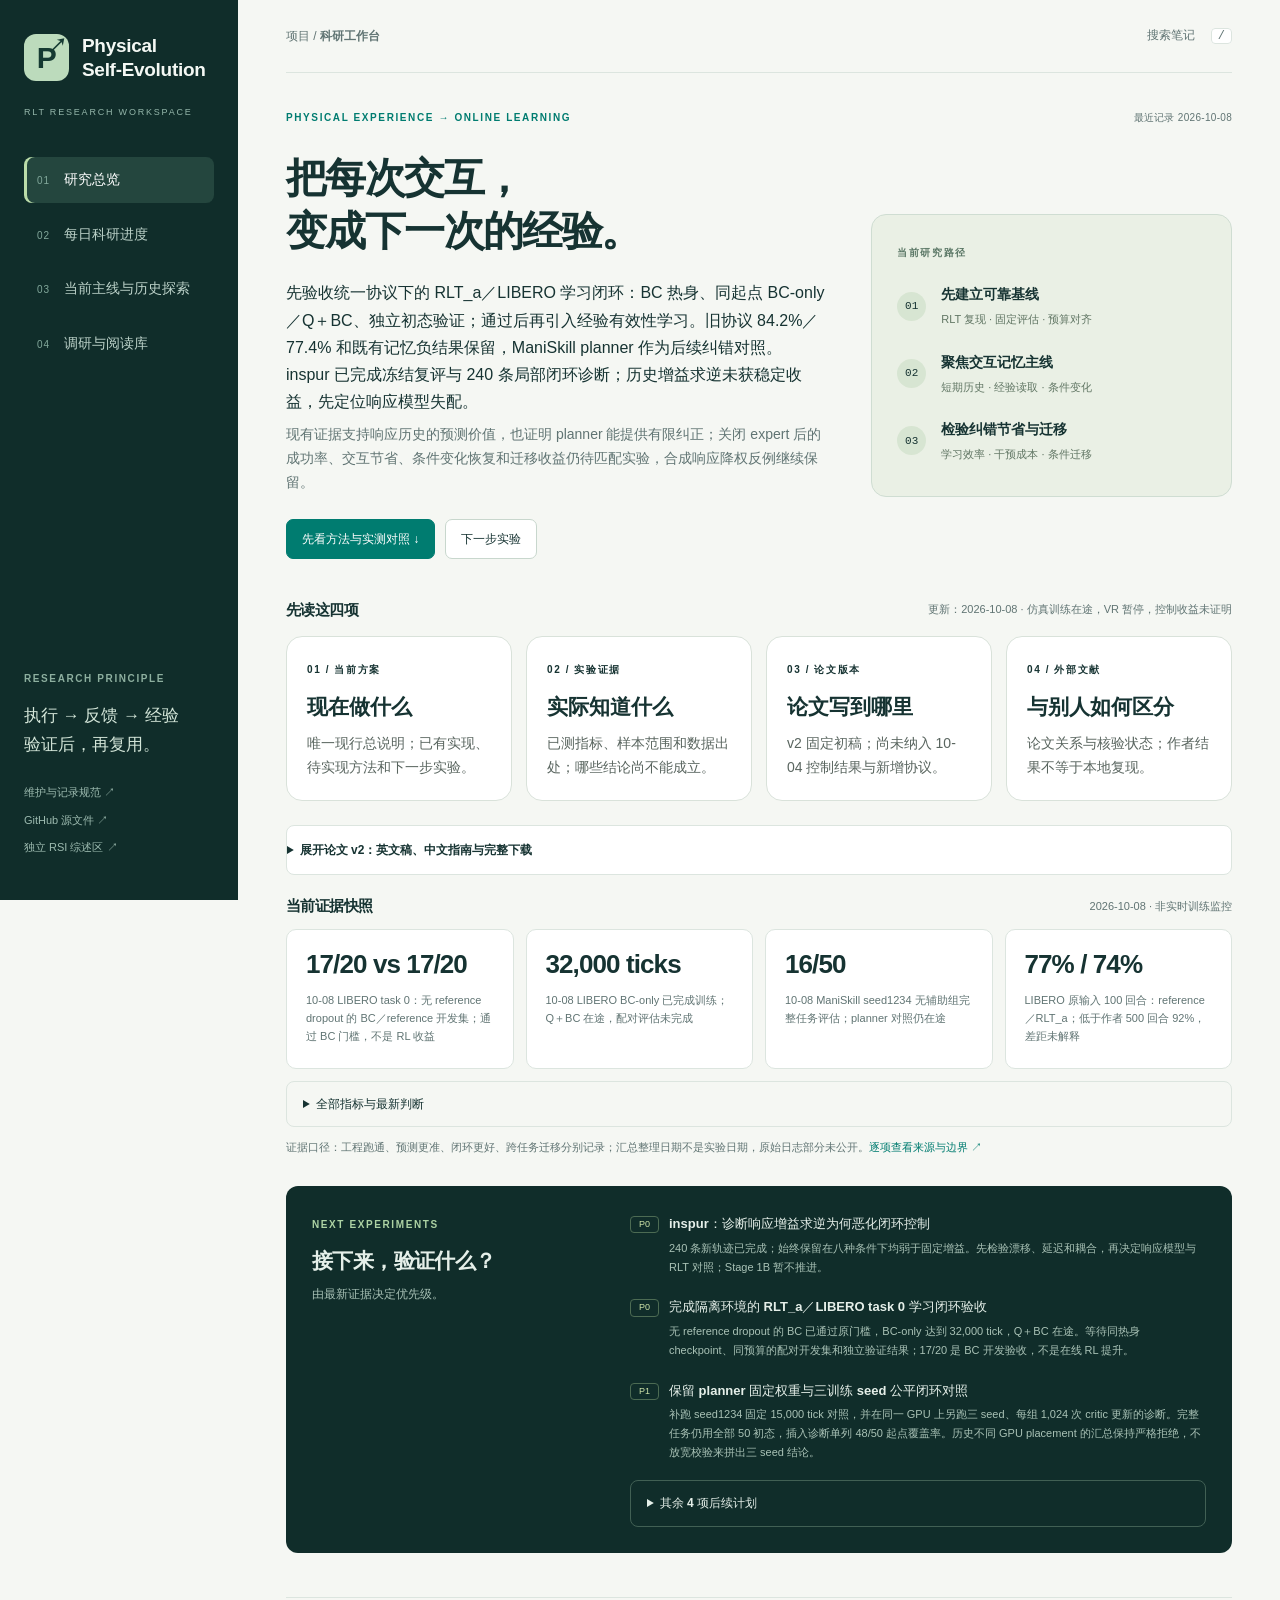
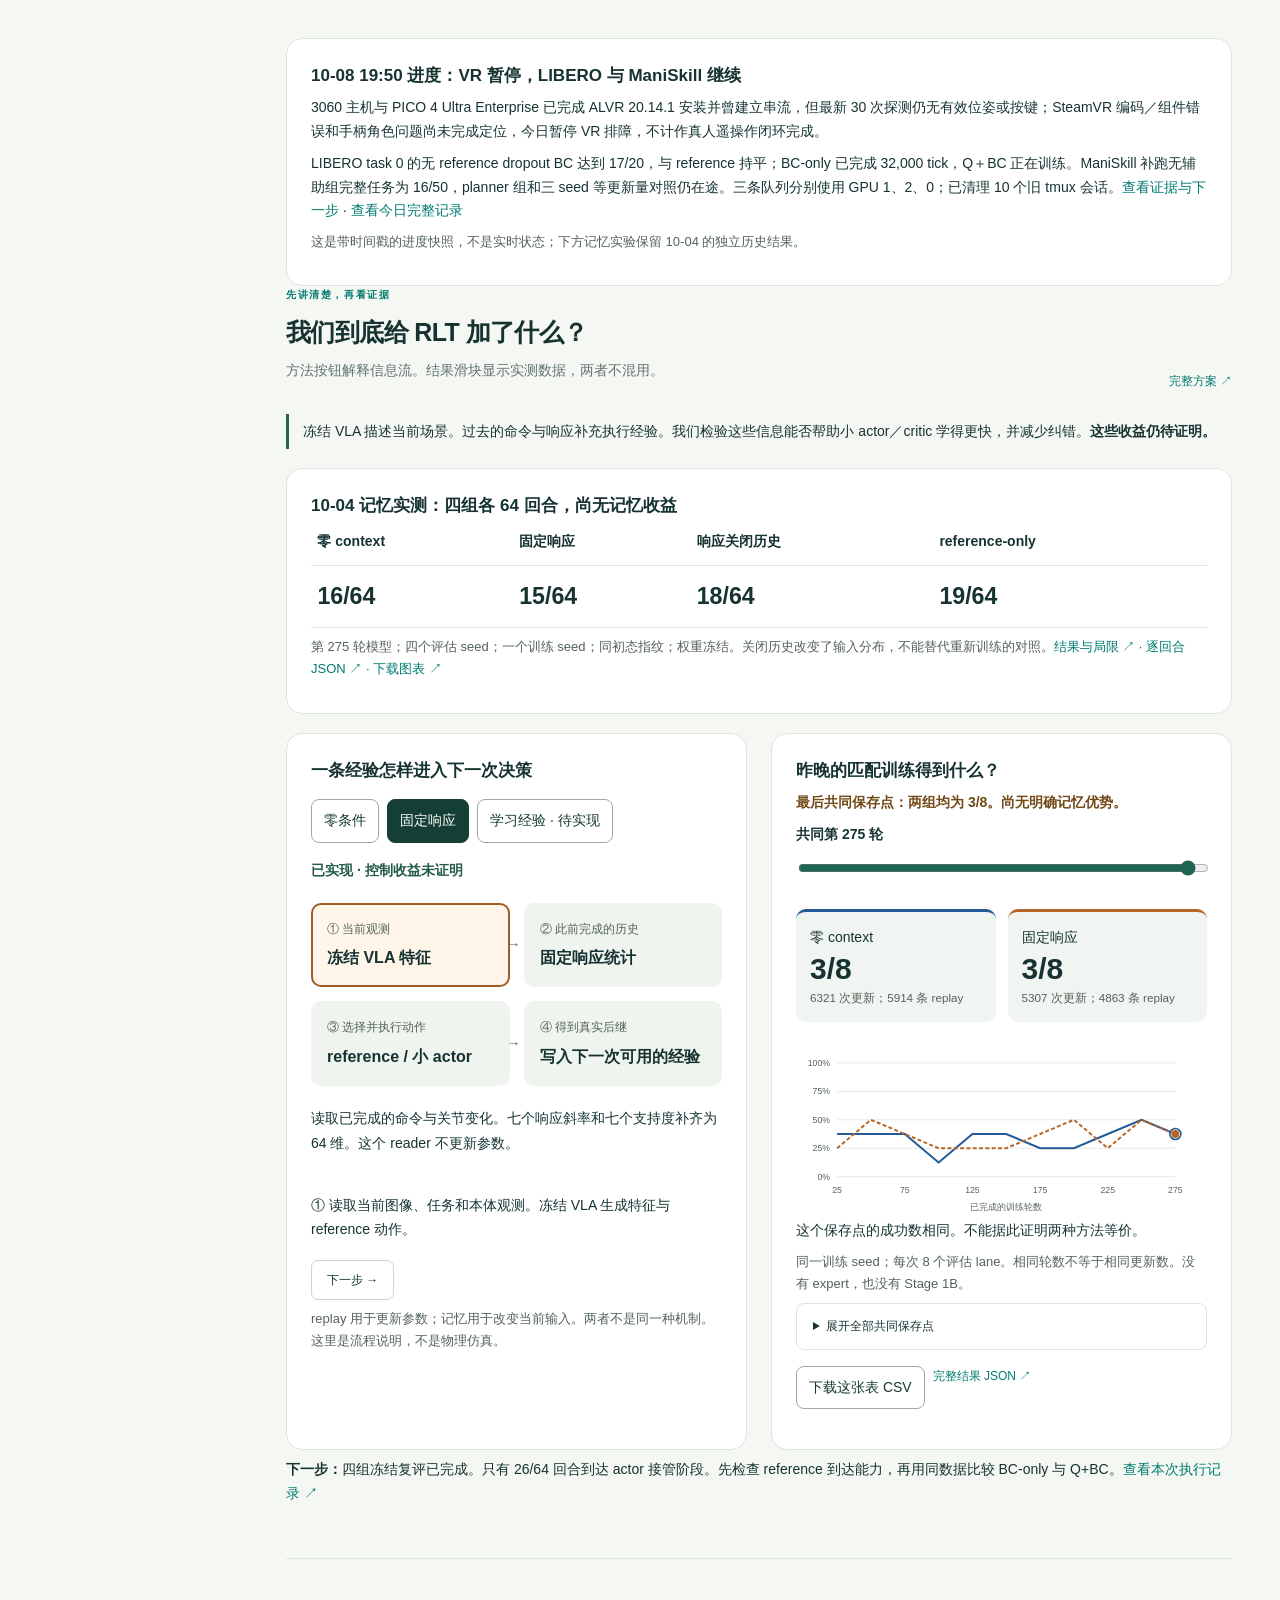
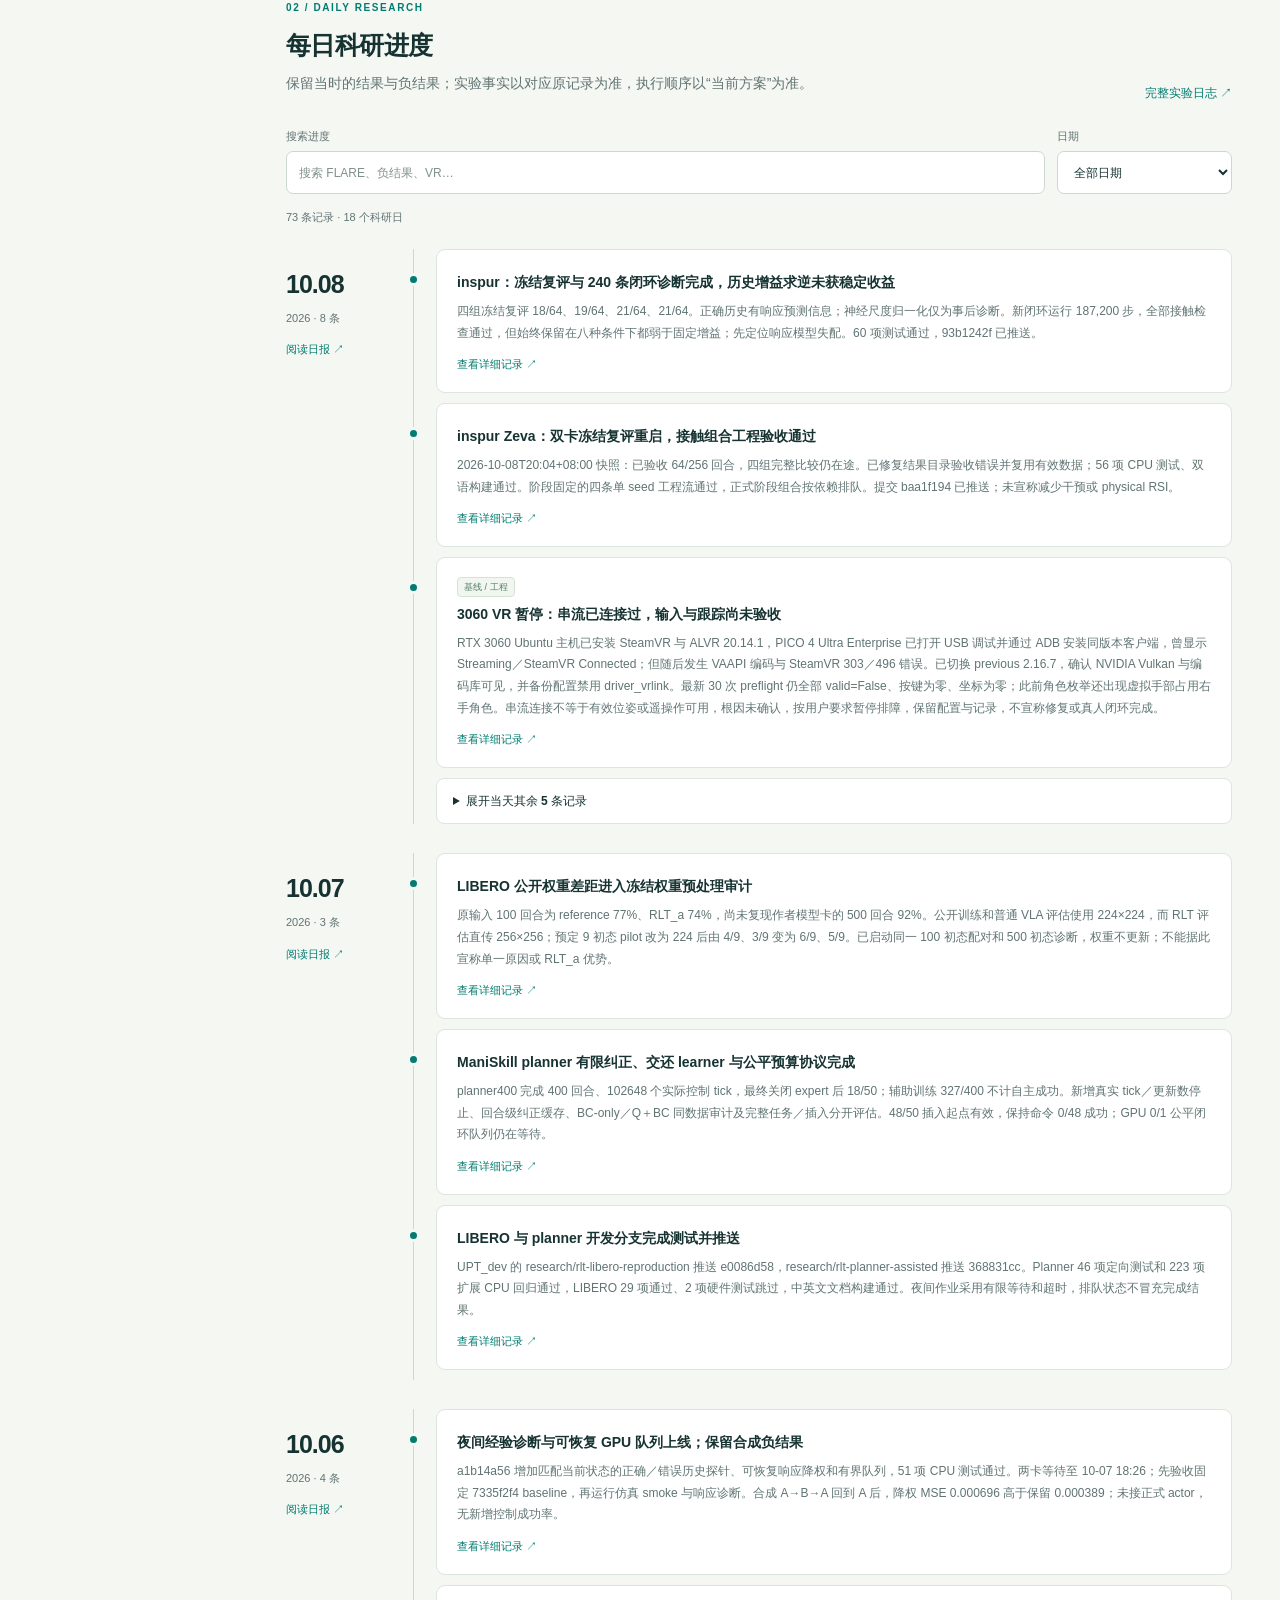
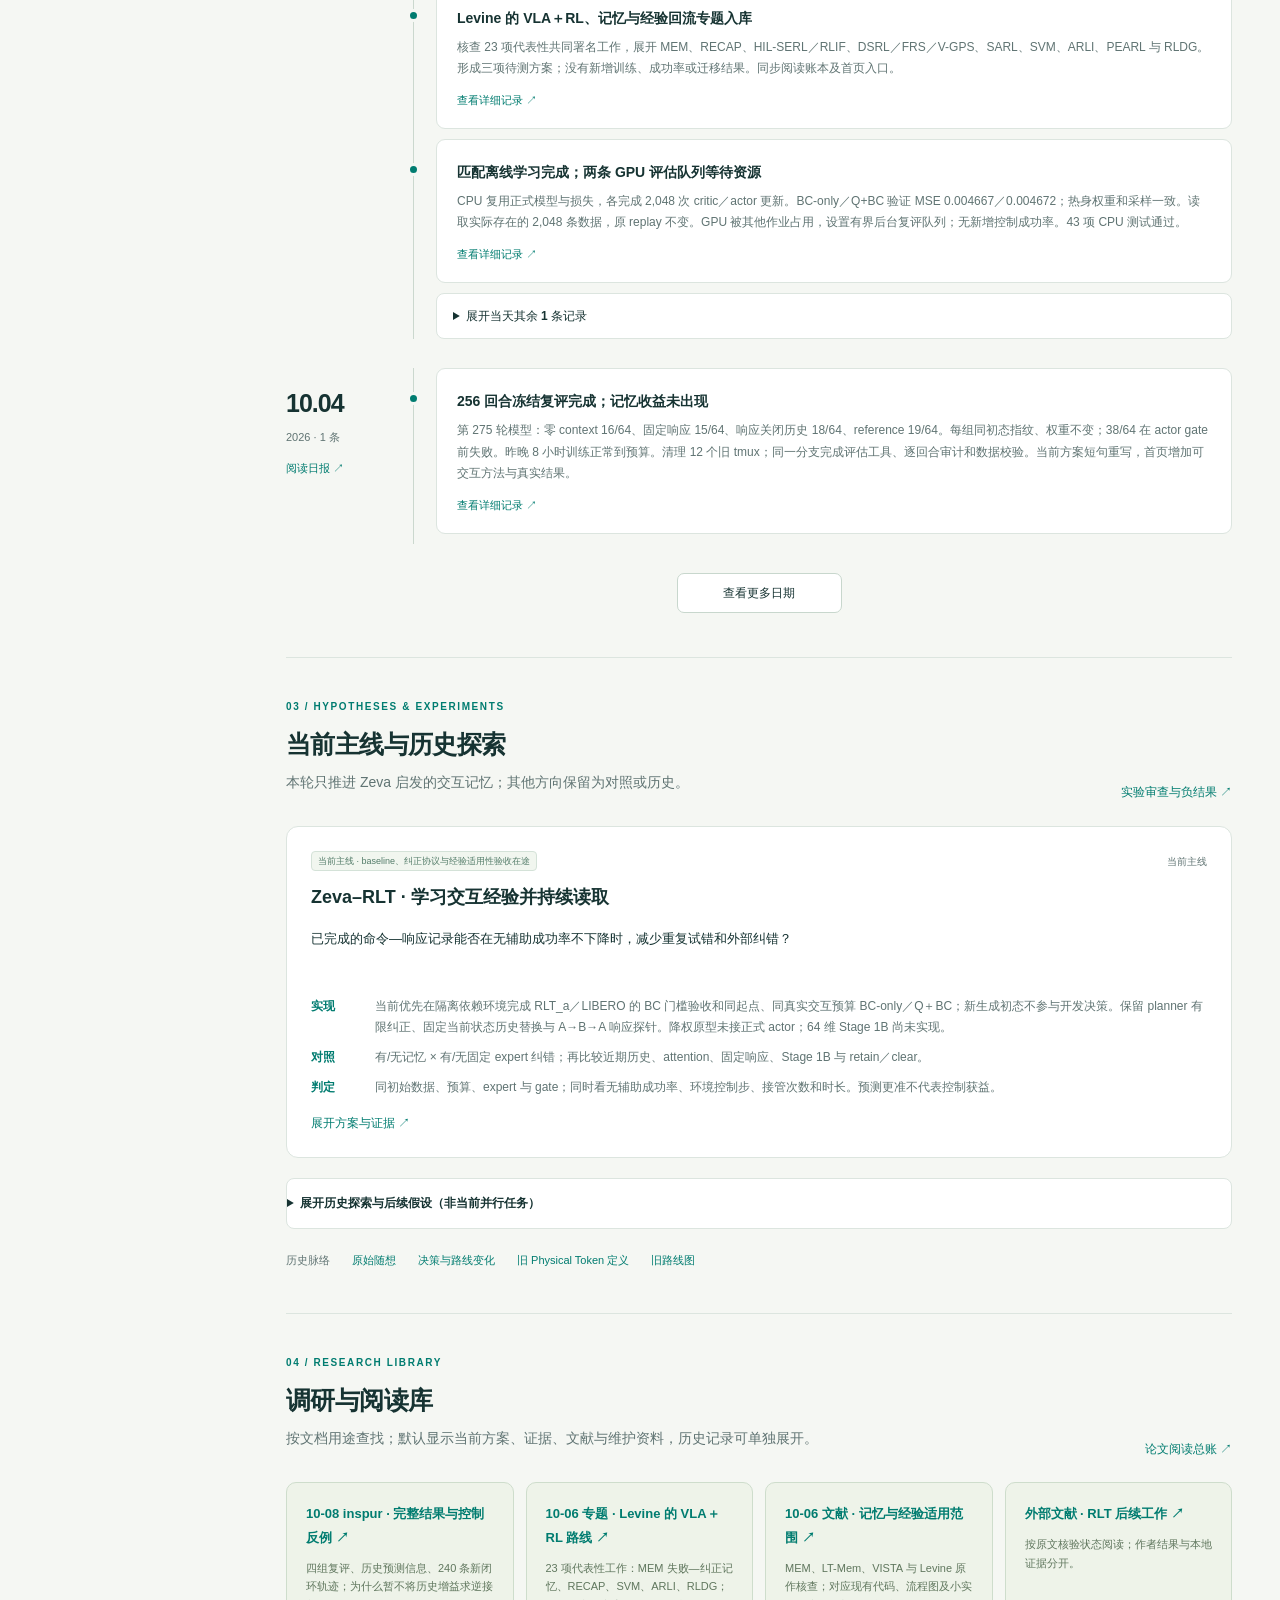
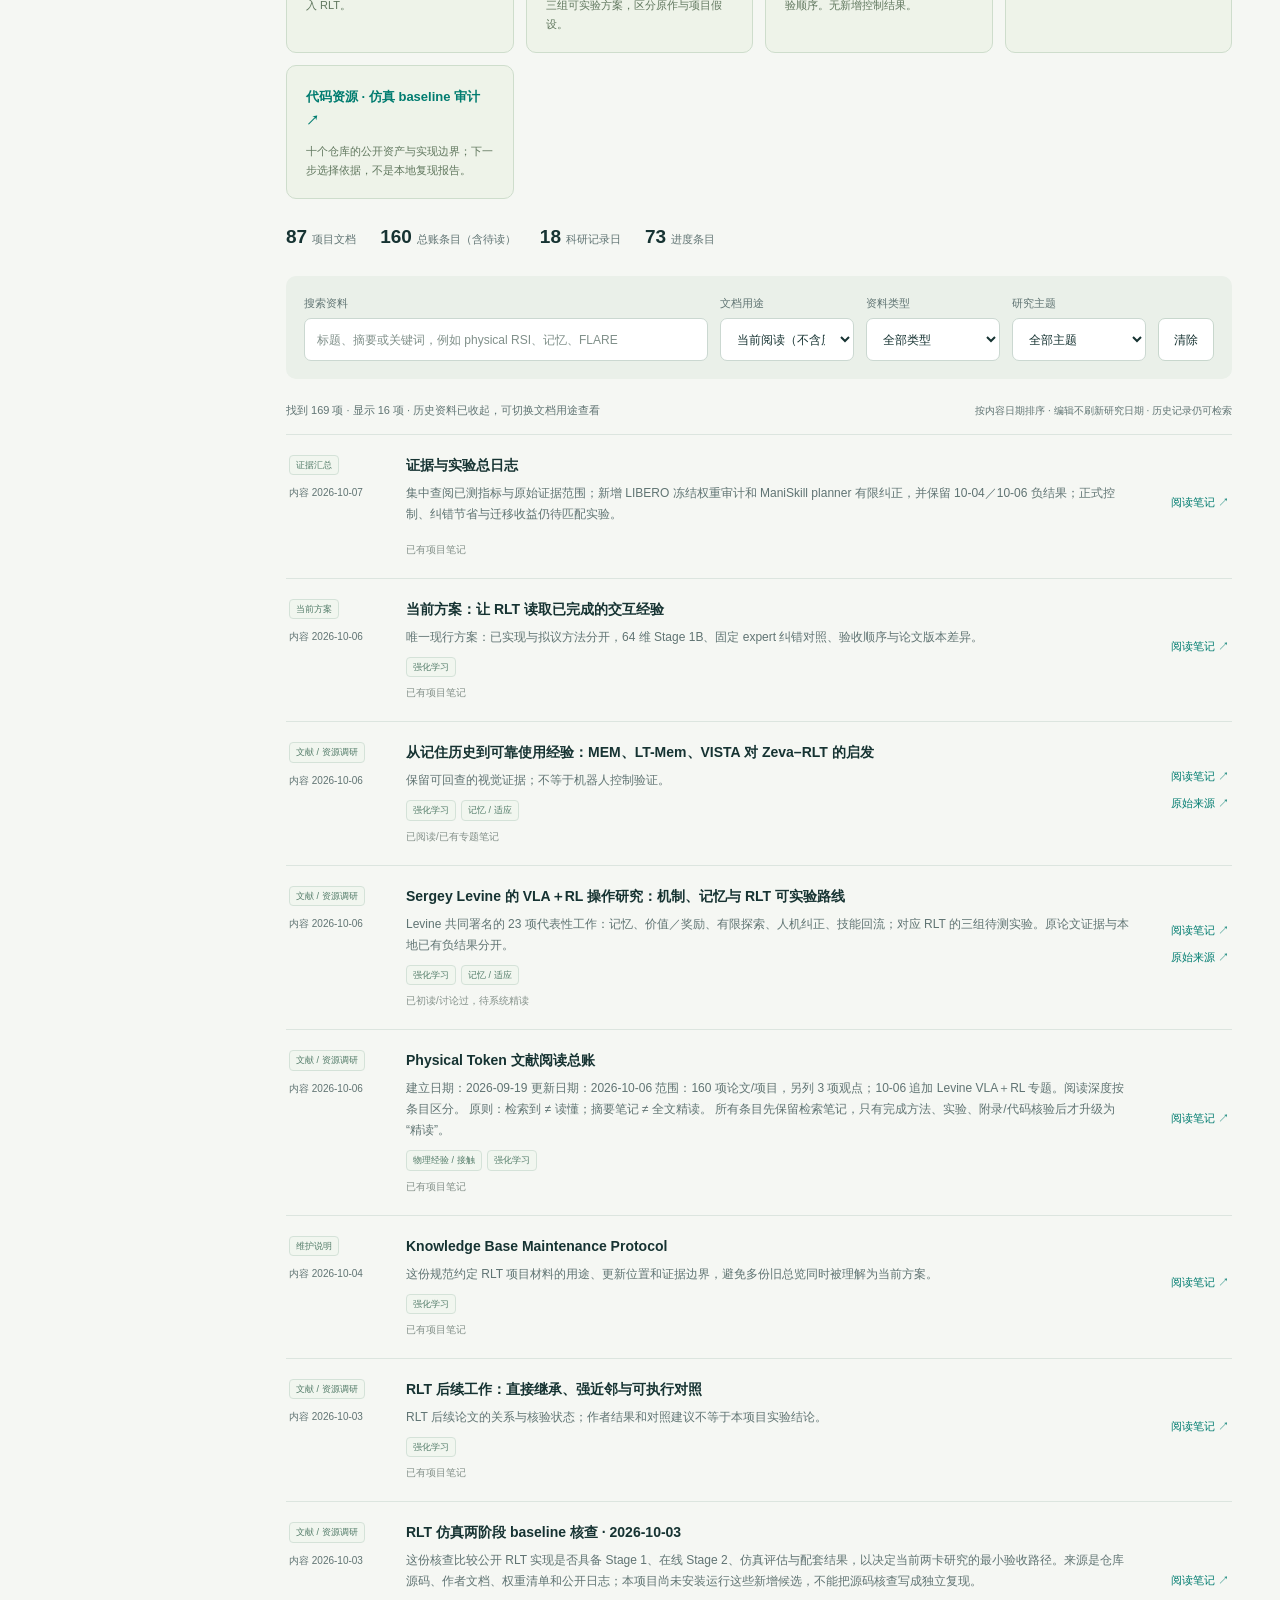
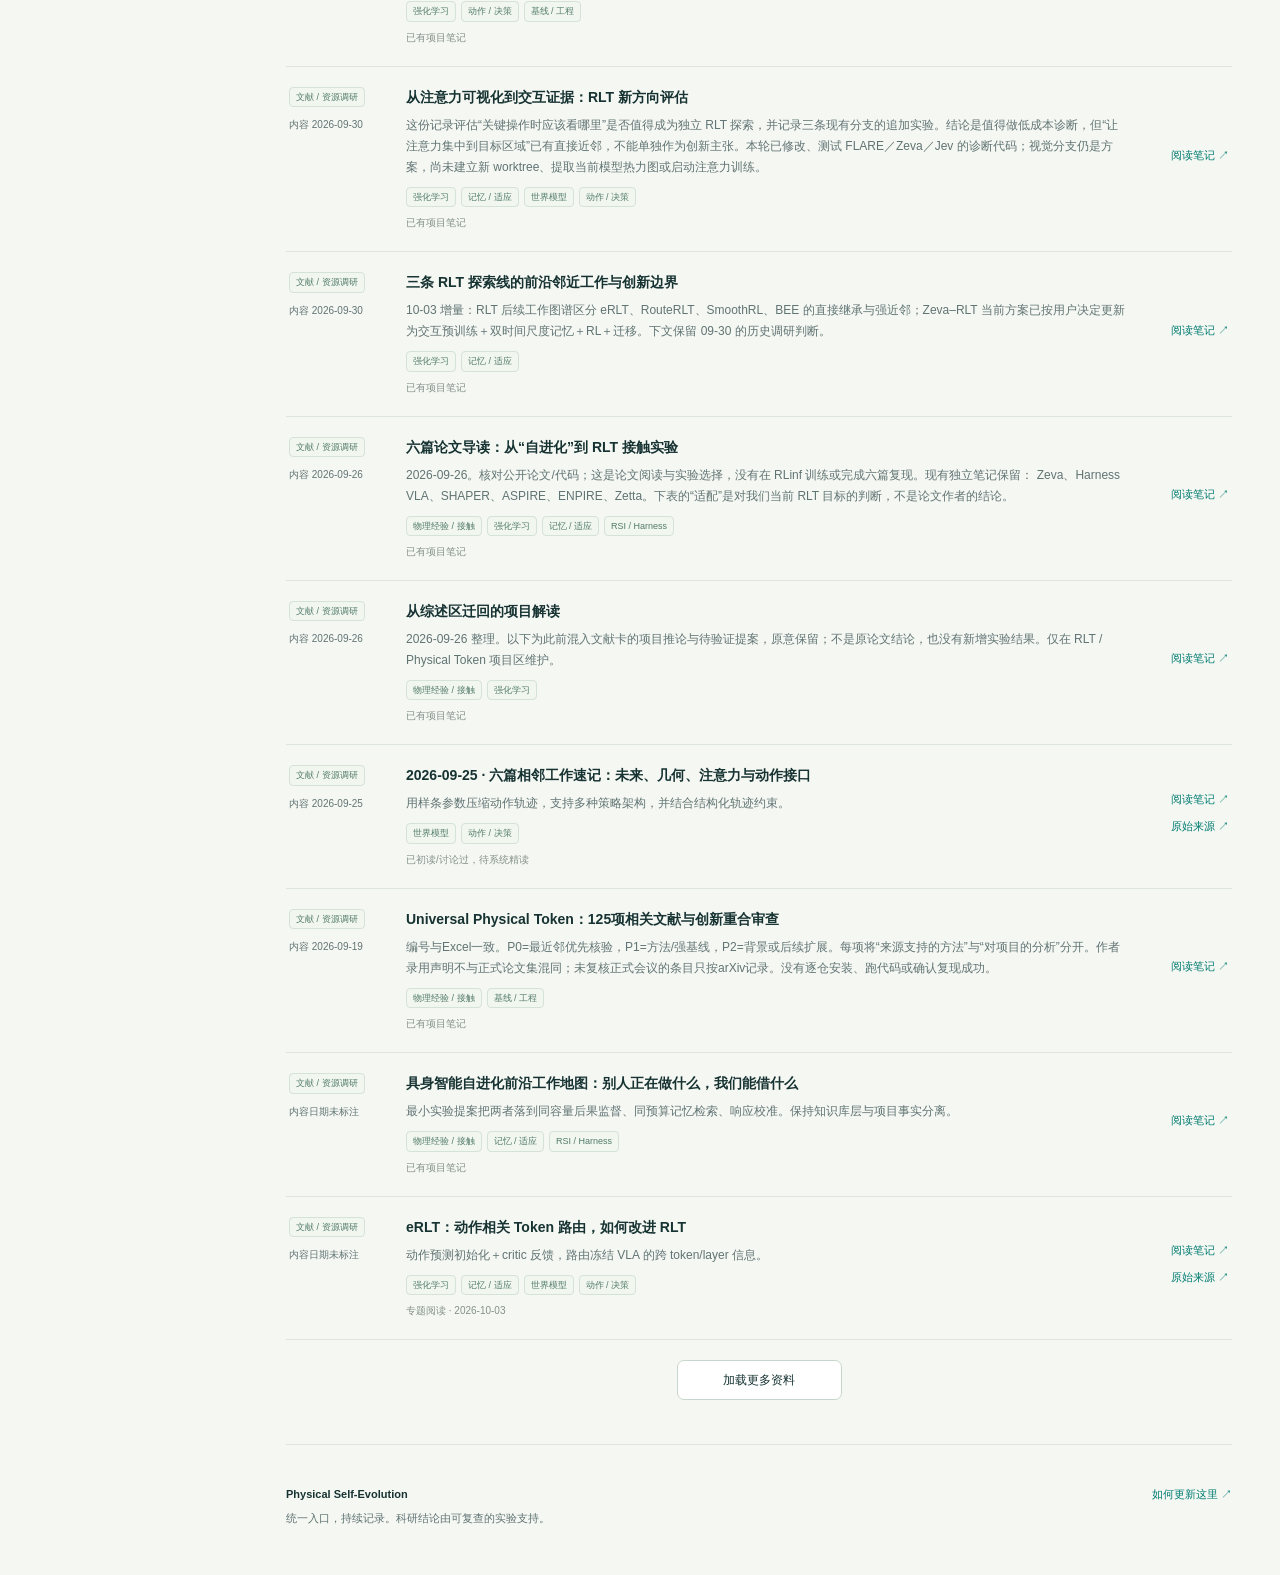
<file: index.html>
<!doctype html>
<html lang="zh-CN">
<head>
<meta charset="utf-8"><meta name="viewport" content="width=device-width,initial-scale=1">
<meta name="description" content="RLT 科研工作台：当前方案、实验依据、论文版本和历史记录的统一入口。">
<title>RLT 科研工作台 · Physical Self-Evolution</title>
<link rel="stylesheet" href="assets/hub.css">
<script src="assets/app.js" defer></script>
<link rel="stylesheet" href="assets/research-explainer.css"><script src="assets/research-explainer.js" defer></script>
</head>
<body>
<a class="skip" href="#home">跳至主要内容</a>
<aside class="sidebar">
 <a class="brand" href="#home"><span class="brand-mark">P<span>↗</span></span><span>Physical<br>Self-Evolution</span></a>
 <p class="workspace-label">RLT RESEARCH WORKSPACE</p>
 <nav aria-label="主导航">
  <a href="#home" class="active"><span>01</span> 研究总览</a>
  <a href="#logs"><span>02</span> 每日科研进度</a>
  <a href="#ideas"><span>03</span> 当前主线与历史探索</a>
  <a href="#library"><span>04</span> 调研与阅读库</a>
 </nav>
 <div class="side-bottom"><span class="small-label">RESEARCH PRINCIPLE</span><p>执行 → 反馈 → 经验<br>验证后，再复用。</p><a href="reader.html?path=research/knowledge-base-maintenance.md">维护与记录规范 ↗</a><a href="https://github.com/nkd-lkz/physical-self-evolution">GitHub 源文件 ↗</a><a href="https://github.com/nkd-lkz/physical-self-evolution/tree/main/survey-rsi">独立 RSI 综述区 ↗</a></div>
</aside>
<main>
<header class="topbar"><span>项目 / <b>科研工作台</b></span><a href="#library">搜索笔记 <kbd>/</kbd></a></header>
<div id="loadError" class="notice error" hidden role="alert"></div>
<noscript><p class="notice">启用 JavaScript 可查看进度与筛选资料。也可直接打开 <a href="reader.html?path=research/experiment-log.md">实验总日志</a>或 <a href="research/literature/reading-ledger.md">阅读总账</a>。</p></noscript>
<section id="home">
 <div class="eyebrow">PHYSICAL EXPERIENCE → ONLINE LEARNING <span id="asOf">读取最新记录…</span></div>
 <div class="hero-grid"><div><h1>把每次交互，<br>变成下一次的经验。</h1><p id="focus" class="lead">以 RLT 为基线，探索物理经验与持续学习。</p><p id="question" class="muted"></p><div class="actions"><a class="button primary" href="#understand">先看方法与实测对照 ↓</a><a class="button" href="reader.html?path=research/zeva-rlt-implementation-2026-09-26.md#next-experiments">下一步实验</a></div></div><aside class="focus-card"><span class="small-label">当前研究路径</span><ol><li><span>01</span><div><b>先建立可靠基线</b><small>RLT 复现 · 固定评估 · 预算对齐</small></div></li><li><span>02</span><div><b>聚焦交互记忆主线</b><small>短期历史 · 经验读取 · 条件变化</small></div></li><li><span>03</span><div><b>检验纠错节省与迁移</b><small>学习效率 · 干预成本 · 条件迁移</small></div></li></ol></aside></div>
 <div class="section-heading compact"><h2>先读这四项</h2><span class="muted">更新：2026-10-08 · 仿真训练在途，VR 暂停，控制收益未证明</span></div>
 <div class="reading-route" aria-label="研究阅读顺序">
  <a href="reader.html?path=research/zeva-rlt-implementation-2026-09-26.md"><span class="small-label">01 / 当前方案</span><h3>现在做什么</h3><p>唯一现行总说明；已有实现、待实现方法和下一步实验。</p></a>
  <a href="reader.html?path=research/experiment-log.md#evidence-summary"><span class="small-label">02 / 实验证据</span><h3>实际知道什么</h3><p>已测指标、样本范围和数据出处；哪些结论尚不能成立。</p></a>
  <a href="research/papers/interaction-memory-2026-10-03/index.html"><span class="small-label">03 / 论文版本</span><h3>论文写到哪里</h3><p>v2 固定初稿；尚未纳入 10-04 控制结果与新增协议。</p></a>
  <a href="reader.html?path=research/literature/rlt-followups.md"><span class="small-label">04 / 外部文献</span><h3>与别人如何区分</h3><p>论文关系与核验状态；作者结果不等于本地复现。</p></a>
 </div>
 <details class="paper-details"><summary>展开论文 v2：英文稿、中文指南与完整下载</summary><div class="publication-panel" aria-labelledby="manuscriptTitle"><div><span class="small-label">MANUSCRIPT v2 · 2026-10-03</span><h2 id="manuscriptTitle">IM-RLT：英文论文 v2 与实验指南</h2><p>按 eRLT／SmoothRL 的单栏论文结构重写，LaTeX 编译为 16 页，含 2 幅图、7 张表和 26 篇文献。现有诊断与待测控制结果明确分开。</p><p class="muted">版本差异：10-04 控制结果及最新纠错预算协议见<a href="reader.html?path=research/zeva-rlt-implementation-2026-09-26.md#versions">当前方案</a>；v2 尚未完整纳入。</p></div><div class="publication-links"><a class="button primary" href="research/papers/interaction-memory-2026-10-03/paper_en.html">阅读英文论文 v2 ↗</a><a class="button" href="research/papers/interaction-memory-2026-10-03/paper_en.pdf">英文 PDF ↓</a><a class="button" href="research/papers/interaction-memory-2026-10-03/experiment_guide_zh.html">中文实验指南 ↗</a><a class="button" href="research/papers/interaction-memory-2026-10-03/experiment_guide_zh.pdf">中文 PDF ↓</a><a class="text-link" href="research/papers/interaction-memory-2026-10-03/index.html">框架图、LaTeX、文献与完整下载 ↗</a></div></div>
 </details>
 <div id="status"><div class="section-heading compact"><h2>当前证据快照</h2><span id="statusDate" class="muted"></span></div><div id="statusMetrics" class="metrics"><p class="muted">正在加载…</p></div><details class="more-evidence"><summary>全部指标与最新判断</summary><div id="allEvidence"></div></details><p class="evidence-rule">证据口径：工程跑通、预测更准、闭环更好、跨任务迁移分别记录；汇总整理日期不是实验日期，原始日志部分未公开。<a href="reader.html?path=research/experiment-log.md#evidence-summary">逐项查看来源与边界 ↗</a></p></div>
 <div id="plan" class="next-panel"><div><span class="small-label">NEXT EXPERIMENTS</span><h2>接下来，验证什么？</h2><p class="muted">由最新证据决定优先级。</p></div><div id="nextActions"></div></div>
</section>
<section id="understand" class="explainer">
 <div class="ex-panel"><h3>10-08 19:50 进度：VR 暂停，LIBERO 与 ManiSkill 继续</h3><p>3060 主机与 PICO 4 Ultra Enterprise 已完成 ALVR 20.14.1 安装并曾建立串流，但最新 30 次探测仍无有效位姿或按键；SteamVR 编码／组件错误和手柄角色问题尚未完成定位，今日暂停 VR 排障，不计作真人遥操作闭环完成。</p><p>LIBERO task 0 的无 reference dropout BC 达到 17/20，与 reference 持平；BC-only 已完成 32,000 tick，Q＋BC 正在训练。ManiSkill 补跑无辅助组完整任务为 16/50，planner 组和三 seed 等更新量对照仍在途。三条队列分别使用 GPU 1、2、0；已清理 10 个旧 tmux 会话。<a href="#status">查看证据与下一步</a> · <a href="data/experiments.json">查看今日完整记录</a></p><p class="ex-foot">这是带时间戳的进度快照，不是实时状态；下方记忆实验保留 10-04 的独立历史结果。</p></div>
 <div class="section-heading"><div><div class="eyebrow">先讲清楚，再看证据</div><h2>我们到底给 RLT 加了什么？</h2><p class="muted">方法按钮解释信息流。结果滑块显示实测数据，两者不混用。</p></div><a class="text-link" href="reader.html?path=research/zeva-rlt-implementation-2026-09-26.md">完整方案 ↗</a></div>
 <p class="ex-pitch">冻结 VLA 描述当前场景。过去的命令与响应补充执行经验。我们检验这些信息能否帮助小 actor／critic 学得更快，并减少纠错。<strong>这些收益仍待证明。</strong></p>
 <div class="ex-panel ex-latest"><h3>10-04 记忆实测：四组各 64 回合，尚无记忆收益</h3><div class="ex-table-wrap"><table><thead><tr><th>零 context</th><th>固定响应</th><th>响应关闭历史</th><th>reference-only</th></tr></thead><tbody><tr><td data-label="零 context"><strong>16/64</strong></td><td data-label="固定响应"><strong>15/64</strong></td><td data-label="响应关闭历史"><strong>18/64</strong></td><td data-label="reference-only"><strong>19/64</strong></td></tr></tbody></table></div><p class="ex-foot">第 275 轮模型；四个评估 seed；一个训练 seed；同初态指纹；权重冻结。关闭历史改变了输入分布，不能替代重新训练的对照。<a href="reader.html?path=research/progress-2026-10-04.md">结果与局限 ↗</a> · <a href="data/zeva-frozen-eval-2026-10-04.json">逐回合 JSON ↗</a> · <a href="research/figures/zeva-results-2026-10-04.svg">下载图表 ↗</a></p></div>
 <div class="explainer-grid">
  <article class="ex-panel"><h3>一条经验怎样进入下一次决策</h3>
   <div class="ex-choice" role="group" aria-label="选择方法"><button type="button" data-method="zero" aria-pressed="false">零条件</button><button type="button" data-method="response" aria-pressed="true">固定响应</button><button type="button" data-method="learned" aria-pressed="false">学习经验 · 待实现</button></div>
   <p id="methodStatus" class="ex-status" aria-live="polite"></p>
   <div class="ex-flow" aria-label="先读取过去，再执行动作，最后记录后果">
    <div class="ex-node" data-flow-step="0"><span>① 当前观测</span><b>冻结 VLA 特征</b></div>
    <div class="ex-node" data-flow-step="1"><span>② 此前完成的历史</span><b id="conditionName">固定响应统计</b></div>
    <div class="ex-node" data-flow-step="2"><span>③ 选择并执行动作</span><b>reference / 小 actor</b></div>
    <div class="ex-node" data-flow-step="3"><span>④ 得到真实后继</span><b>写入下一次可用的经验</b></div>
   </div>
   <p id="methodDetail" class="ex-detail"></p><p id="flowDetail" aria-live="polite"></p><button id="advanceFlow" type="button" class="button ex-step">下一步 →</button>
   <p class="ex-foot">replay 用于更新参数；记忆用于改变当前输入。两者不是同一种机制。这里是流程说明，不是物理仿真。</p>
  </article>
  <article class="ex-panel"><h3>昨晚的匹配训练得到什么？</h3><p class="ex-evidence">最后共同保存点：两组均为 3/8。尚无明确记忆优势。</p>
   <label for="checkpointSlider"><b id="checkpointLabel">共同第 275 轮</b></label><input id="checkpointSlider" class="ex-range" type="range" min="0" max="10" step="1" value="10" aria-label="选择共同 checkpoint">
   <div class="ex-result" aria-live="polite"><article class="zero"><span>零 context</span><strong id="zeroResult">3/8</strong><small id="zeroBudget"></small></article><article class="response"><span>固定响应</span><strong id="responseResult">3/8</strong><small id="responseBudget"></small></article></div>
   <div id="trainingCurve"></div><p id="checkpointInterpretation" class="ex-caption" aria-live="polite"></p>
   <p class="ex-foot">同一训练 seed；每次 8 个评估 lane。相同轮数不等于相同更新数。没有 expert，也没有 Stage 1B。</p>
   <details><summary>展开全部共同保存点</summary><div class="ex-table-wrap"><table><thead><tr><th>轮数</th><th>零条件</th><th>固定响应</th><th>更新数：零 / 响应</th></tr></thead><tbody id="checkpointTable"></tbody></table></div></details>
   <div class="ex-choice"><button id="downloadResults" type="button">下载这张表 CSV</button><a class="text-link" href="data/zeva-matched-results-2026-10-04.json">完整结果 JSON ↗</a></div>
  </article>
 </div>
 <p class="ex-caption"><b>下一步：</b>四组冻结复评已完成。只有 26/64 回合到达 actor 接管阶段。先检查 reference 到达能力，再用同数据比较 BC-only 与 Q+BC。<a href="reader.html?path=research/progress-2026-10-04.md">查看本次执行记录 ↗</a></p>
</section>

<section id="logs">
 <div class="section-heading"><div><div class="eyebrow">02 / DAILY RESEARCH</div><h2>每日科研进度</h2><p class="muted">保留当时的结果与负结果；实验事实以对应原记录为准，执行顺序以“当前方案”为准。</p></div><a class="text-link" href="reader.html?path=research/experiment-log.md">完整实验日志 ↗</a></div>
 <div class="toolbar"><label class="search-label"><span>搜索进度</span><input id="progressSearch" type="search" placeholder="搜索 FLARE、负结果、VR…"></label><label><span>日期</span><select id="progressDate"><option value="all">全部日期</option></select></label></div>
 <p id="progressCount" class="result-count" aria-live="polite"></p><div id="progressFeed"></div><button id="moreProgress" class="button load-more" hidden>查看更多日期</button>
</section>
<section id="ideas">
 <div class="section-heading"><div><div class="eyebrow">03 / HYPOTHESES & EXPERIMENTS</div><h2>当前主线与历史探索</h2><p class="muted">本轮只推进 Zeva 启发的交互记忆；其他方向保留为对照或历史。</p></div><a class="text-link" href="reader.html?path=research/three-branch-audit-2026-09-30.md">实验审查与负结果 ↗</a></div>
 <div id="ideaGrid" class="idea-grid active-idea"></div><details class="history-ideas"><summary>展开历史探索与后续假设（非当前并行任务）</summary><div id="historyIdeaGrid" class="idea-grid"></div></details><div class="inline-links"><span>历史脉络</span><a href="reader.html?path=research/perspectives-and-theses.md">原始随想</a><a href="reader.html?path=research/decision-log.md">决策与路线变化</a><a href="reader.html?path=research/physical-token-leadership-spec.md">旧 Physical Token 定义</a><a href="reader.html?path=research/master-roadmap.md">旧路线图</a></div>
</section>
<section id="library">
 <div class="section-heading"><div><div class="eyebrow">04 / RESEARCH LIBRARY</div><h2>调研与阅读库</h2><p class="muted">按文档用途查找；默认显示当前方案、证据、文献与维护资料，历史记录可单独展开。</p></div><a class="text-link" href="reader.html?path=research/literature/reading-ledger.md">论文阅读总账 ↗</a></div>
 <div id="featuredGrid" class="featured-grid"></div>
 <div id="libraryStats" class="library-stats"></div>
 <div class="toolbar library-toolbar"><label class="search-label"><span>搜索资料</span><input id="librarySearch" type="search" placeholder="标题、摘要或关键词，例如 physical RSI、记忆、FLARE"></label><label><span>文档用途</span><select id="roleFilter"><option value="active">当前阅读（不含历史）</option><option value="current">当前方案</option><option value="evidence">证据汇总</option><option value="literature">文献 / 资源调研</option><option value="history">历史记录</option><option value="maintenance">维护说明</option><option value="all">全部资料（含历史）</option></select></label><label><span>资料类型</span><select id="kindFilter"><option value="all">全部类型</option></select></label><label><span>研究主题</span><select id="topicFilter"><option value="all">全部主题</option></select></label><button id="clearFilters" class="button">清除</button></div>
 <div class="result-row"><p id="libraryCount" class="result-count" aria-live="polite"></p><span class="muted">按内容日期排序 · 编辑不刷新研究日期 · 历史记录仍可检索</span></div>
 <div id="libraryList" class="library-list"></div><button id="moreLibrary" class="button load-more" hidden>加载更多资料</button>
</section>
<footer><div><b>Physical Self-Evolution</b><p>统一入口，持续记录。科研结论由可复查的实验支持。</p></div><a href="reader.html?path=research/knowledge-base-maintenance.md">如何更新这里 ↗</a></footer>
</main></body></html>
</file>
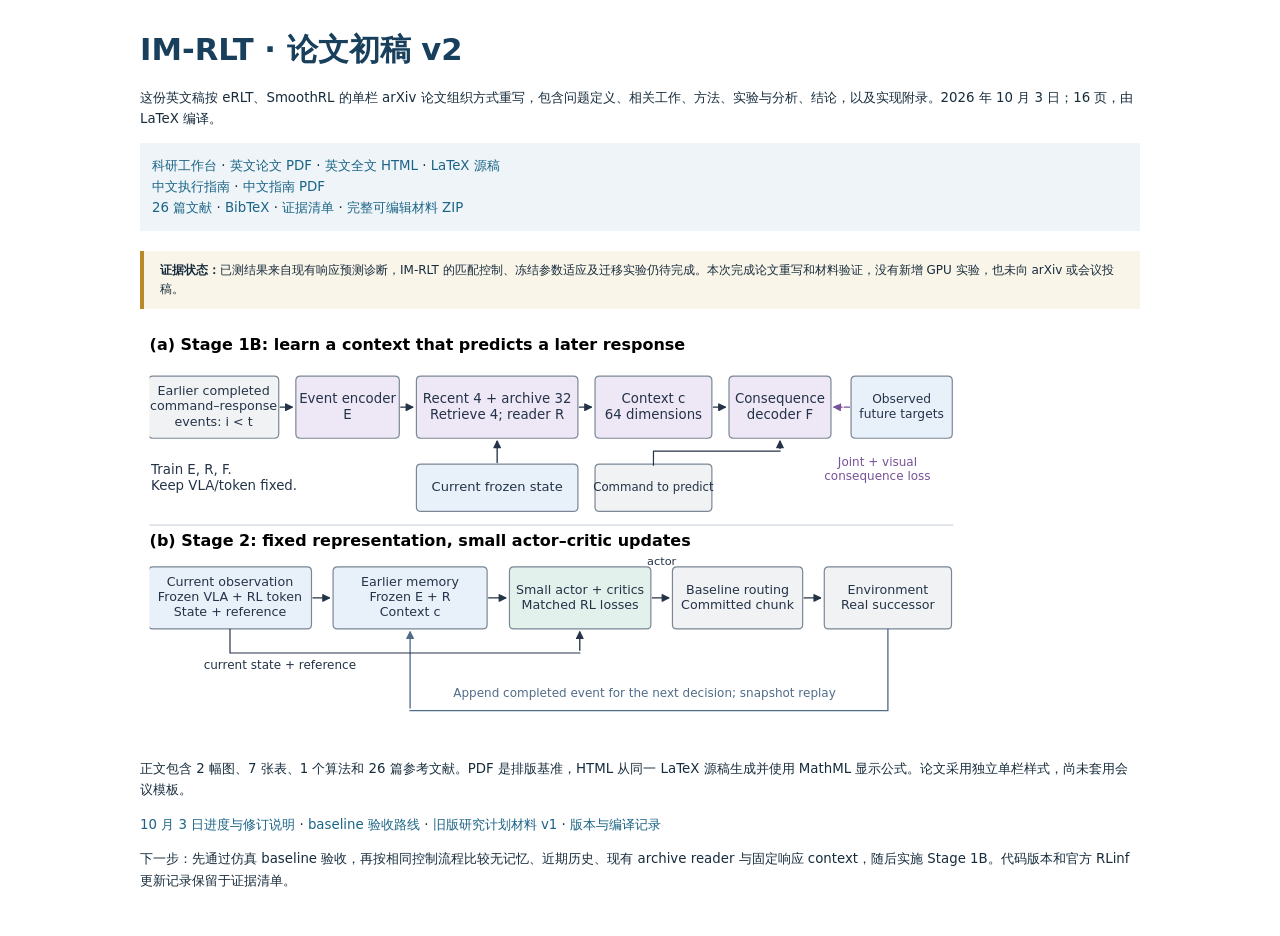
<file: research/papers/interaction-memory-2026-10-03/index.html>
<!doctype html><html lang="zh"><meta charset="utf-8"><meta name="viewport" content="width=device-width,initial-scale=1"><title>IM-RLT · 论文初稿 v2</title><link rel="stylesheet" href="document.css"><body class="zh"><h1>IM-RLT · 论文初稿 v2</h1><p>这份英文稿按 eRLT、SmoothRL 的单栏 arXiv 论文组织方式重写，包含问题定义、相关工作、方法、实验与分析、结论，以及实现附录。2026 年 10 月 3 日；16 页，由 LaTeX 编译。</p><nav><a href="../../../index.html">科研工作台</a> · <a href="paper_en.pdf">英文论文 PDF</a> · <a href="paper_en.html">英文全文 HTML</a> · <a href="paper_en.tex">LaTeX 源稿</a><br><a href="experiment_guide_zh.html">中文执行指南</a> · <a href="experiment_guide_zh.pdf">中文指南 PDF</a><br><a href="references.html">26 篇文献</a> · <a href="references.bib">BibTeX</a> · <a href="evidence_manifest.json">证据清单</a> · <a href="research_bundle.zip">完整可编辑材料 ZIP</a></nav><p class="publication-note"><strong>证据状态：</strong>已测结果来自现有响应预测诊断，IM-RLT 的匹配控制、冻结参数适应及迁移实验仍待完成。本次完成论文重写和材料验证，没有新增 GPU 实验，也未向 arXiv 或会议投稿。</p><img src="figures/framework.svg" alt="IM-RLT interaction pretraining and online reinforcement learning framework"><p>正文包含 2 幅图、7 张表、1 个算法和 26 篇参考文献。PDF 是排版基准，HTML 从同一 LaTeX 源稿生成并使用 MathML 显示公式。论文采用独立单栏样式，尚未套用会议模板。</p><p><a href="../../../reader.html?path=research/progress-2026-10-03.md">10 月 3 日进度与修订说明</a> · <a href="../../../reader.html?path=research/literature/rlt-simulation-baselines-2026-10-03.md">baseline 验收路线</a> · <a href="archive/research_bundle_v1.zip">旧版研究计划材料 v1</a> · <a href="manuscript_revision.json">版本与编译记录</a></p><p>下一步：先通过仿真 baseline 验收，再按相同控制流程比较无记忆、近期历史、现有 archive reader 与固定响应 context，随后实施 Stage 1B。代码版本和官方 RLinf 更新记录保留于证据清单。</p></body></html>
</file>
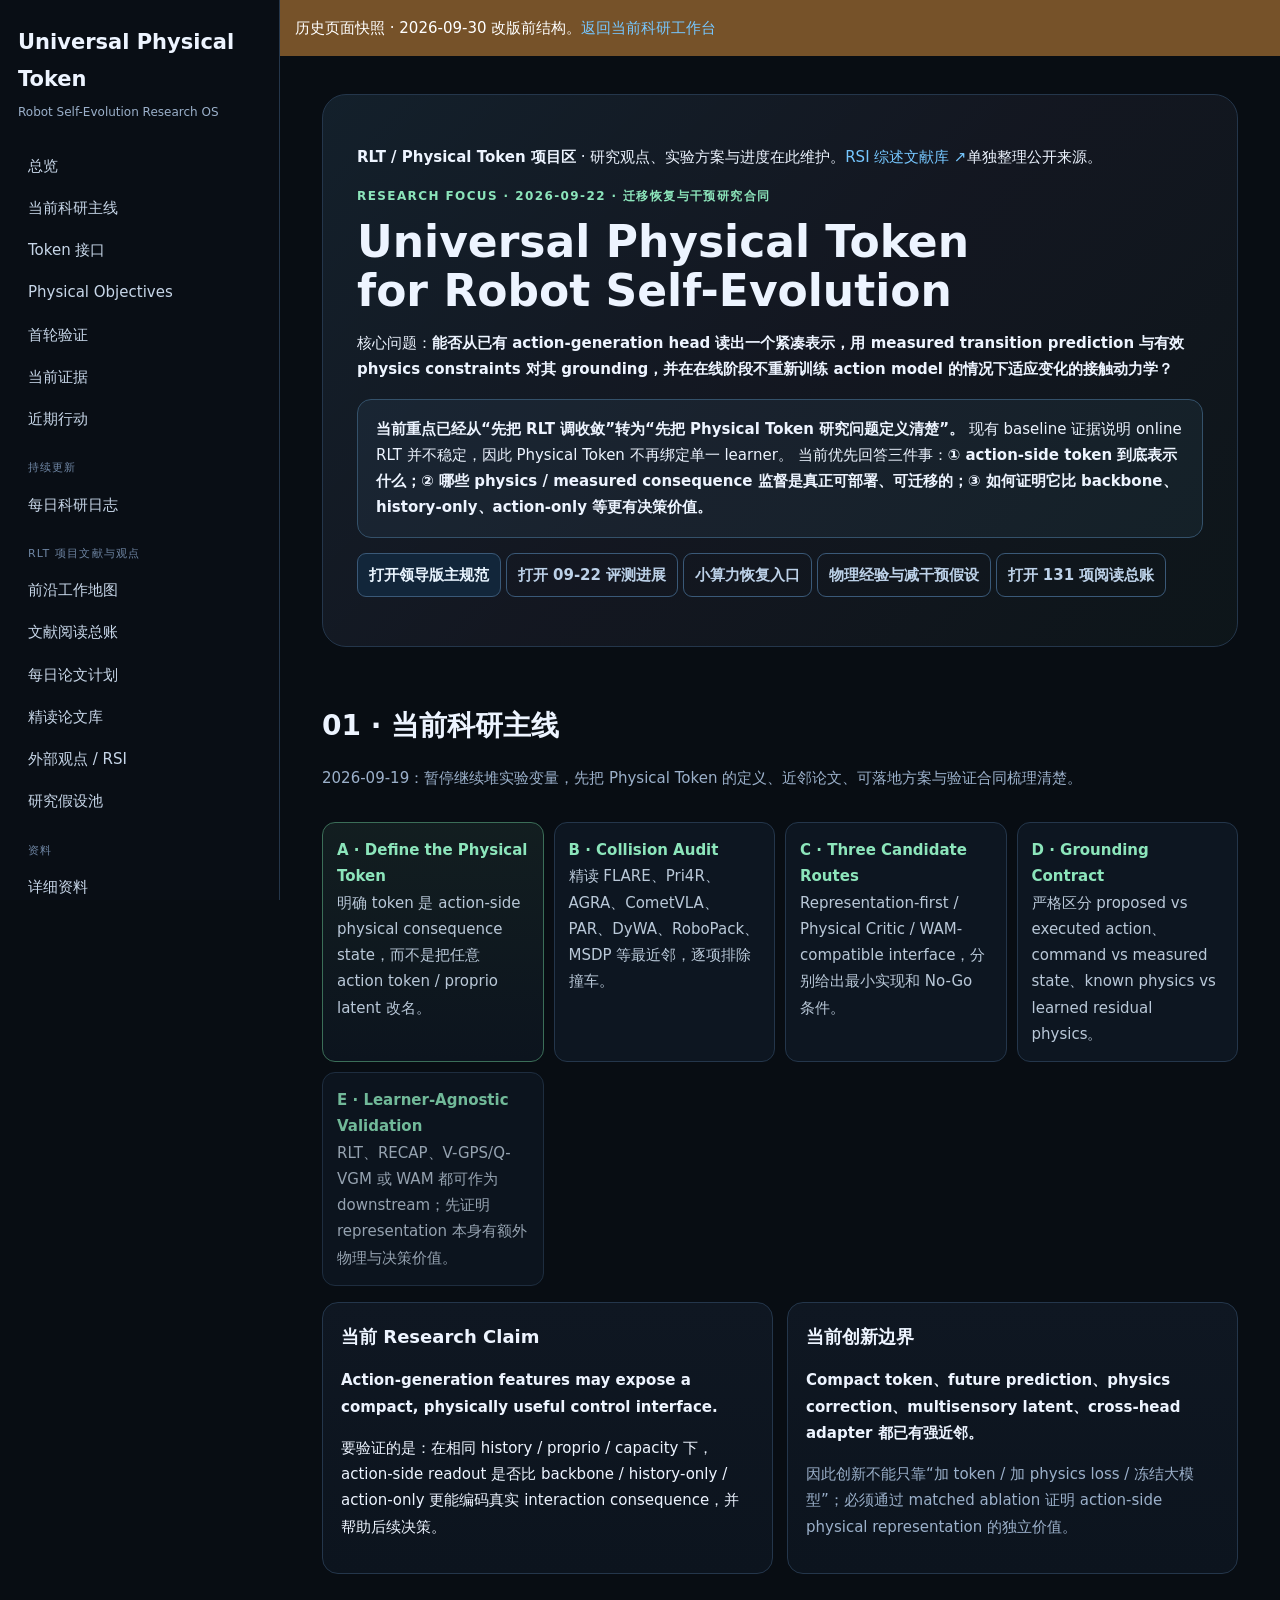
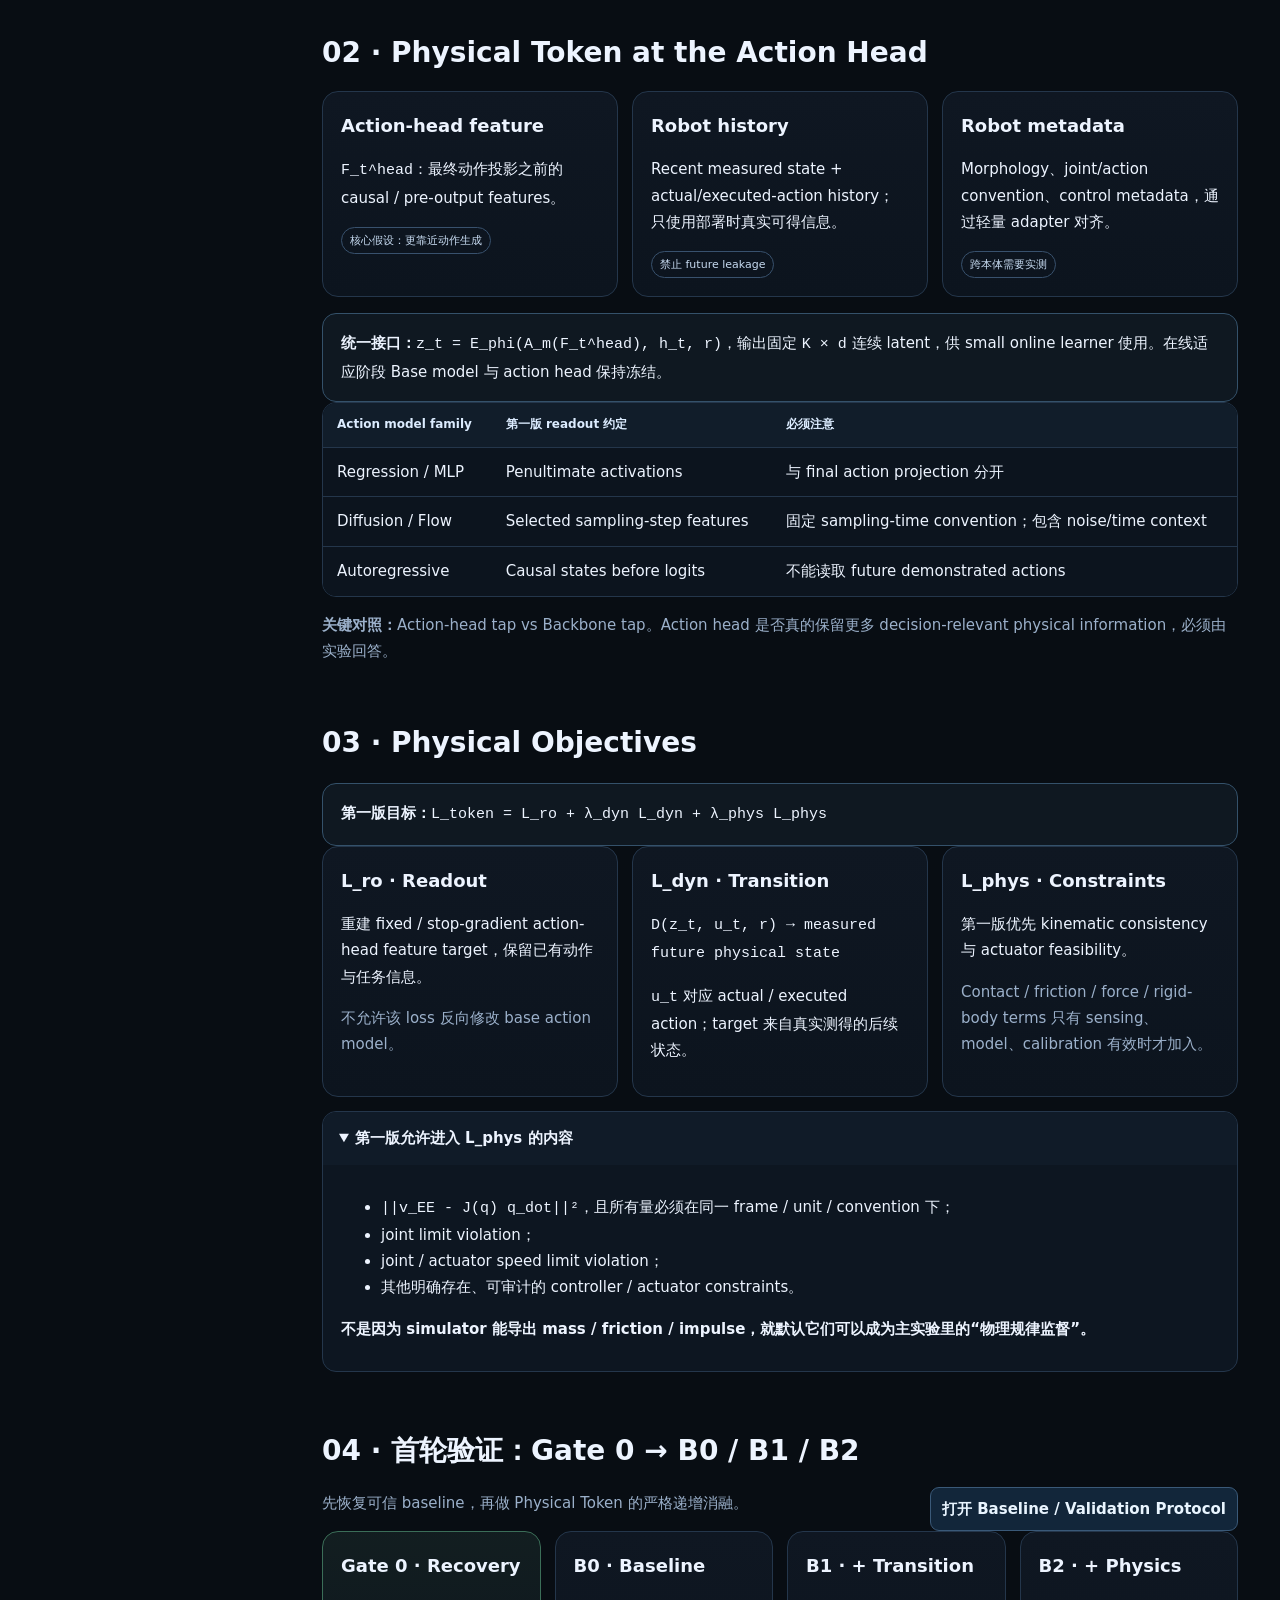
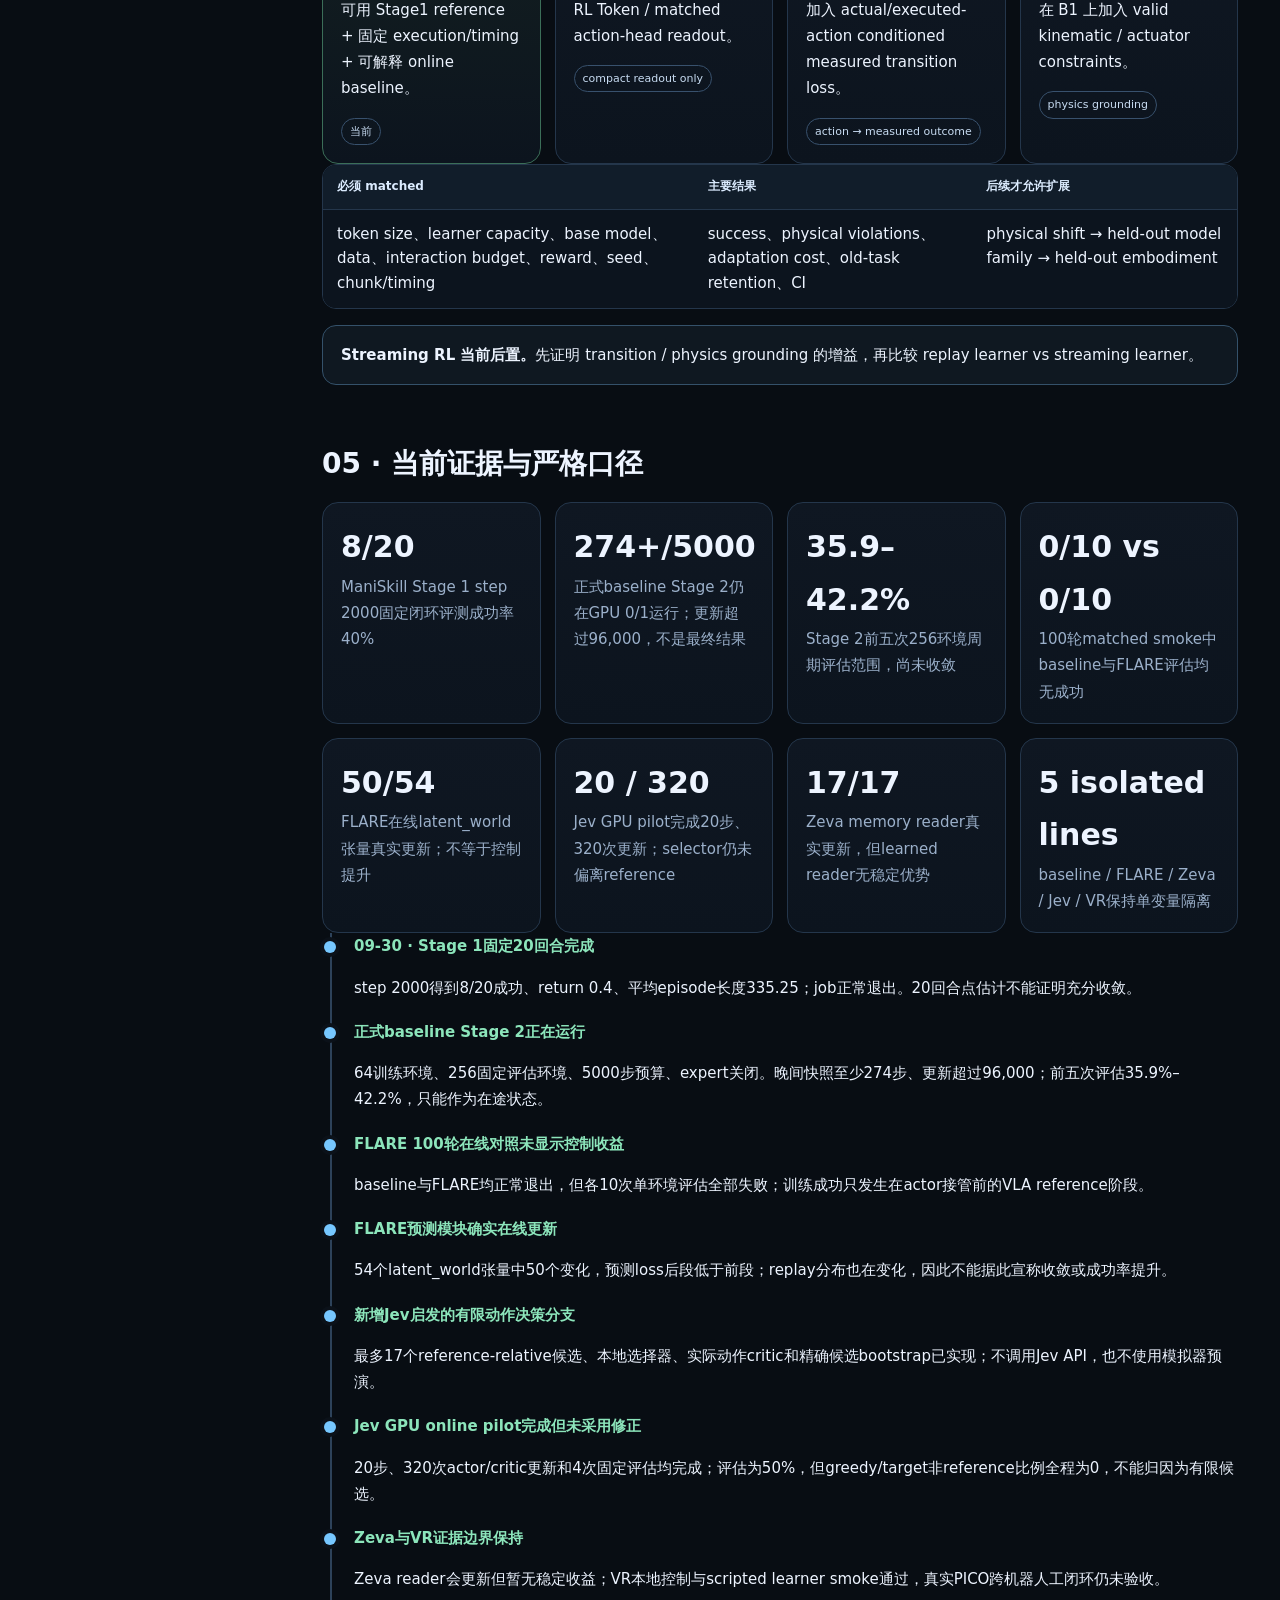
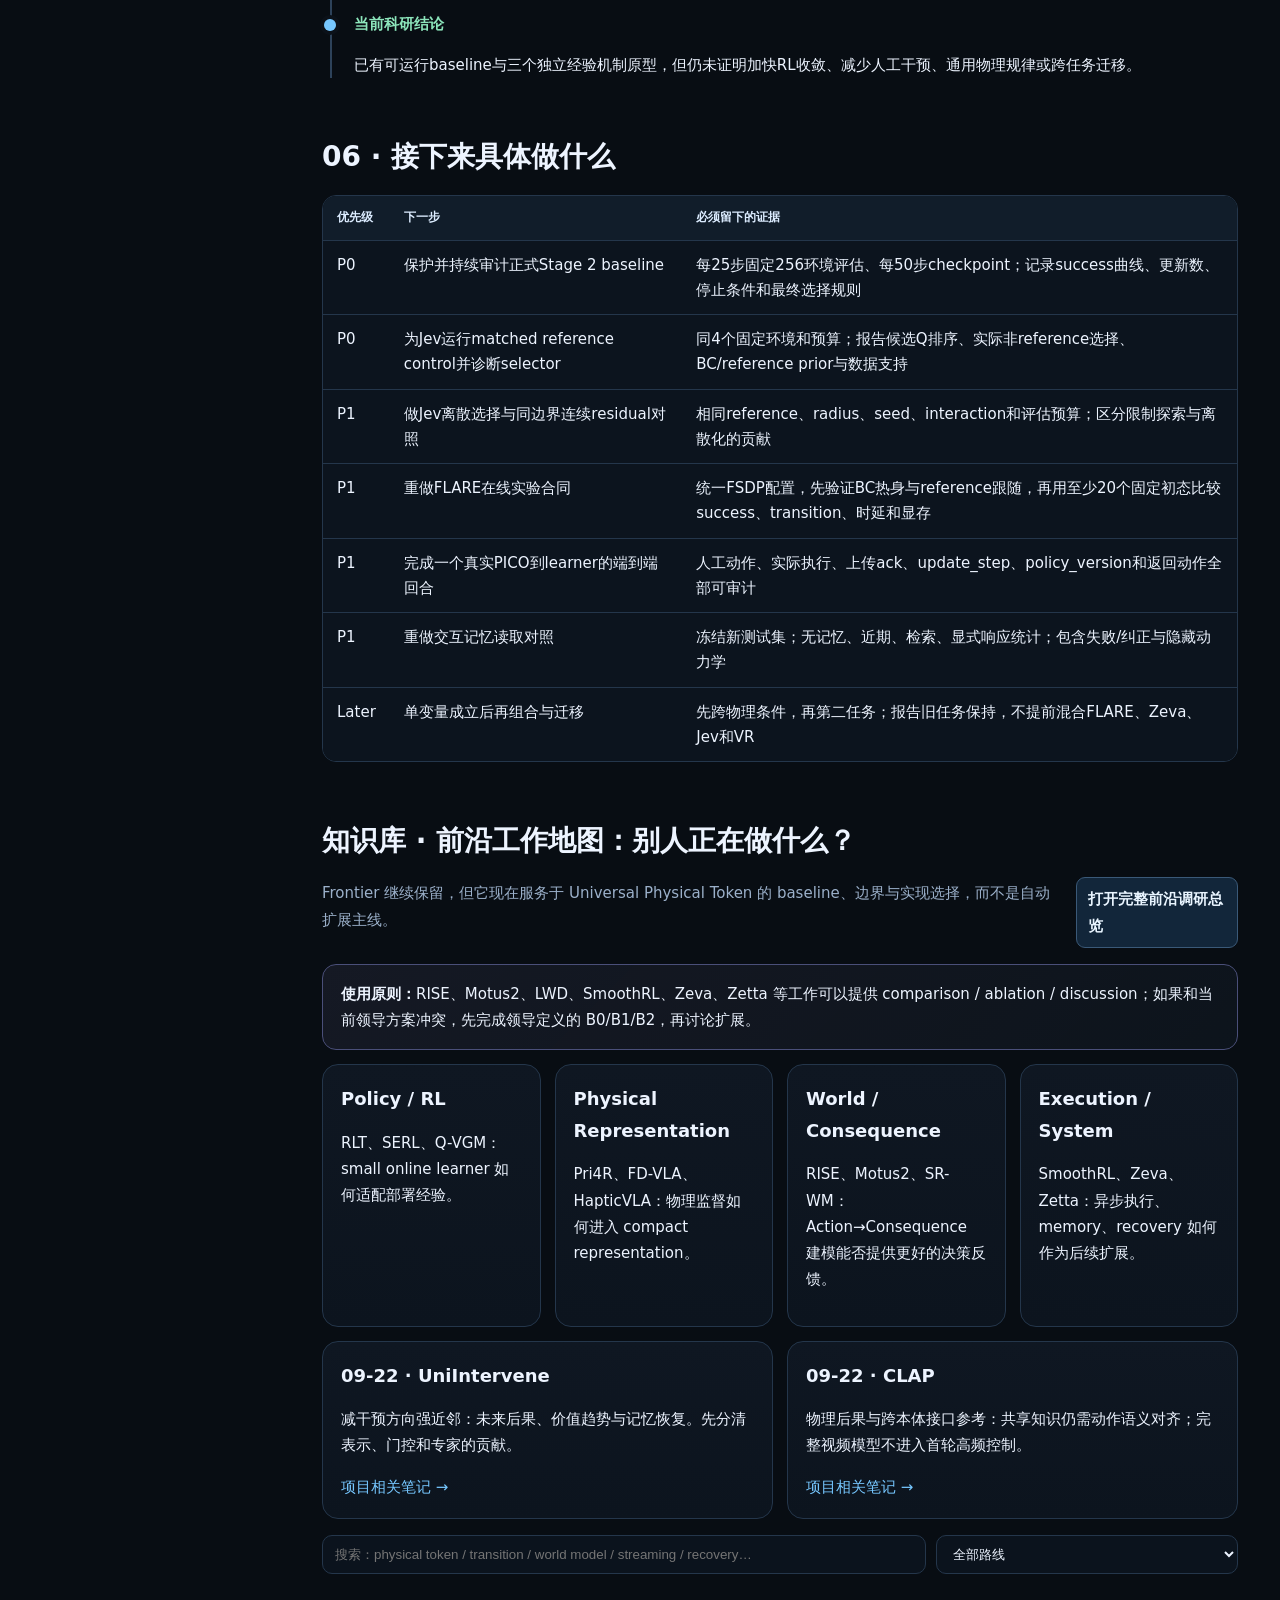
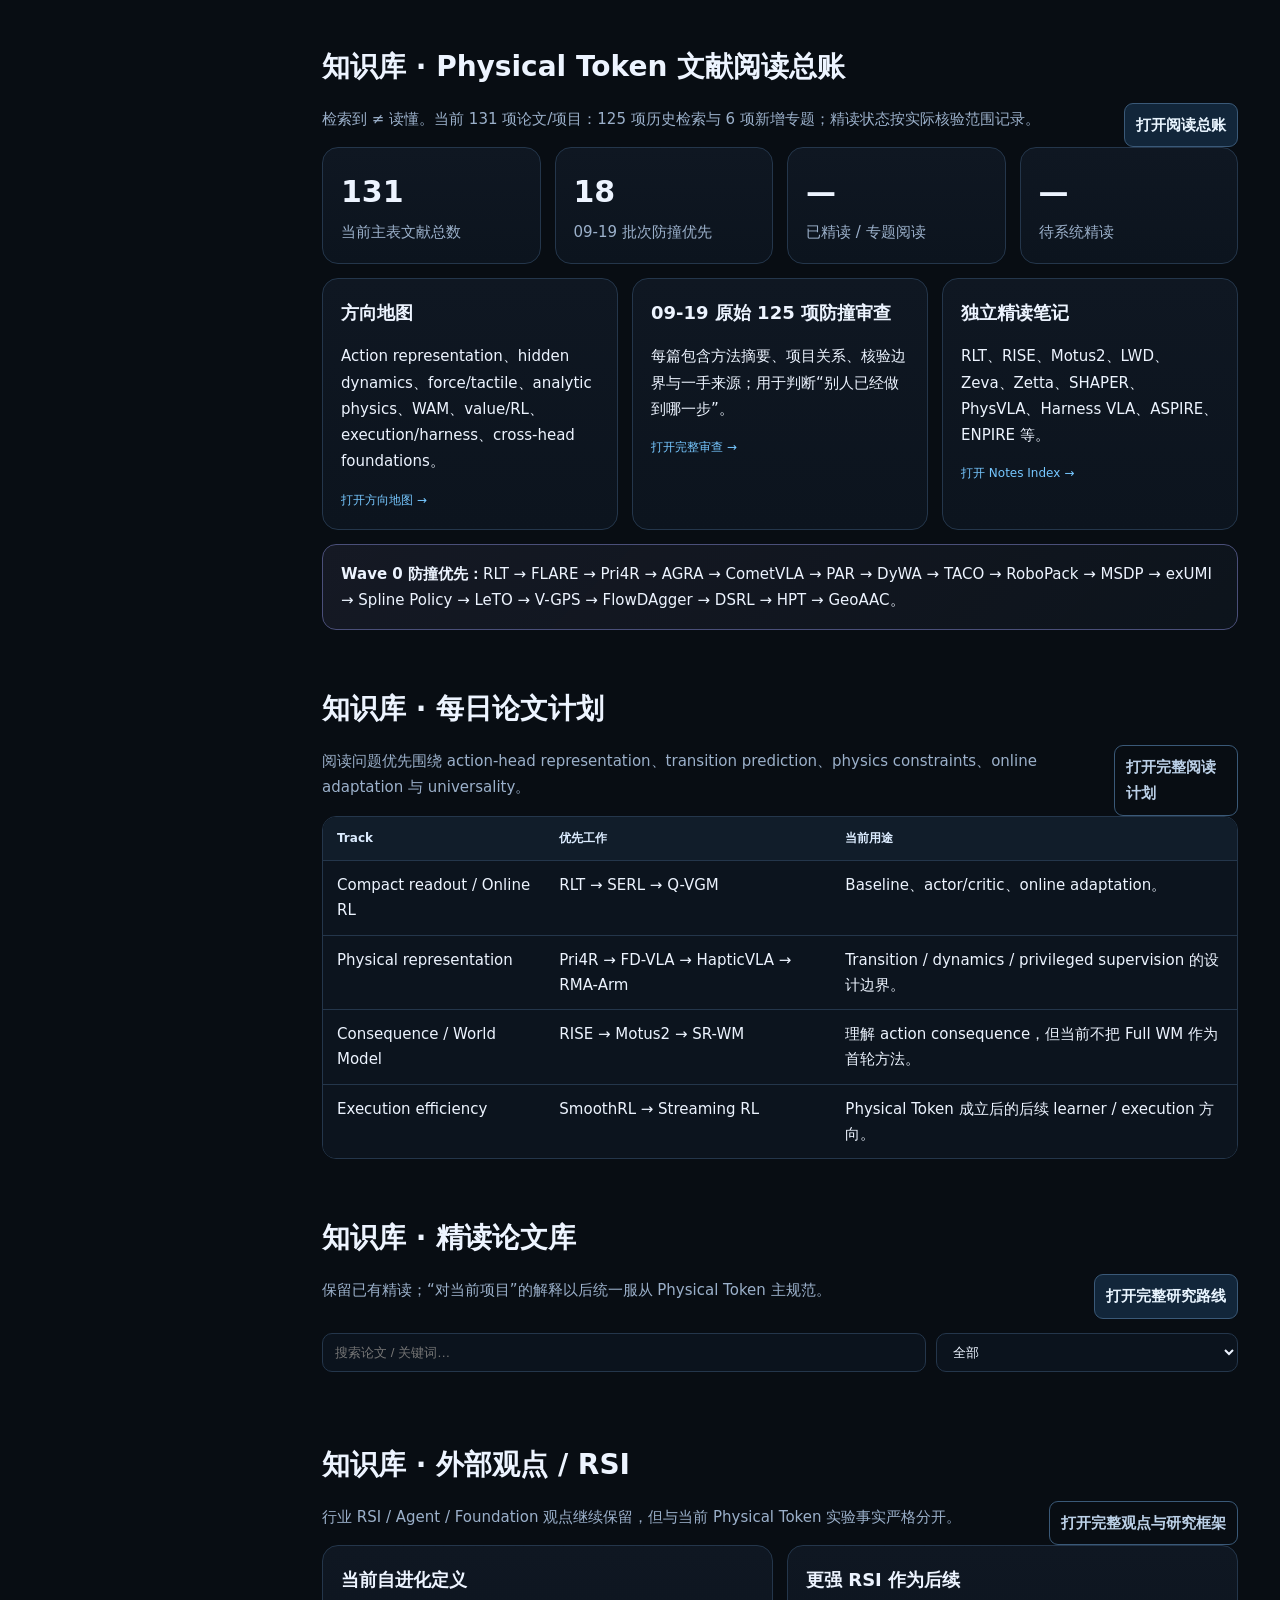
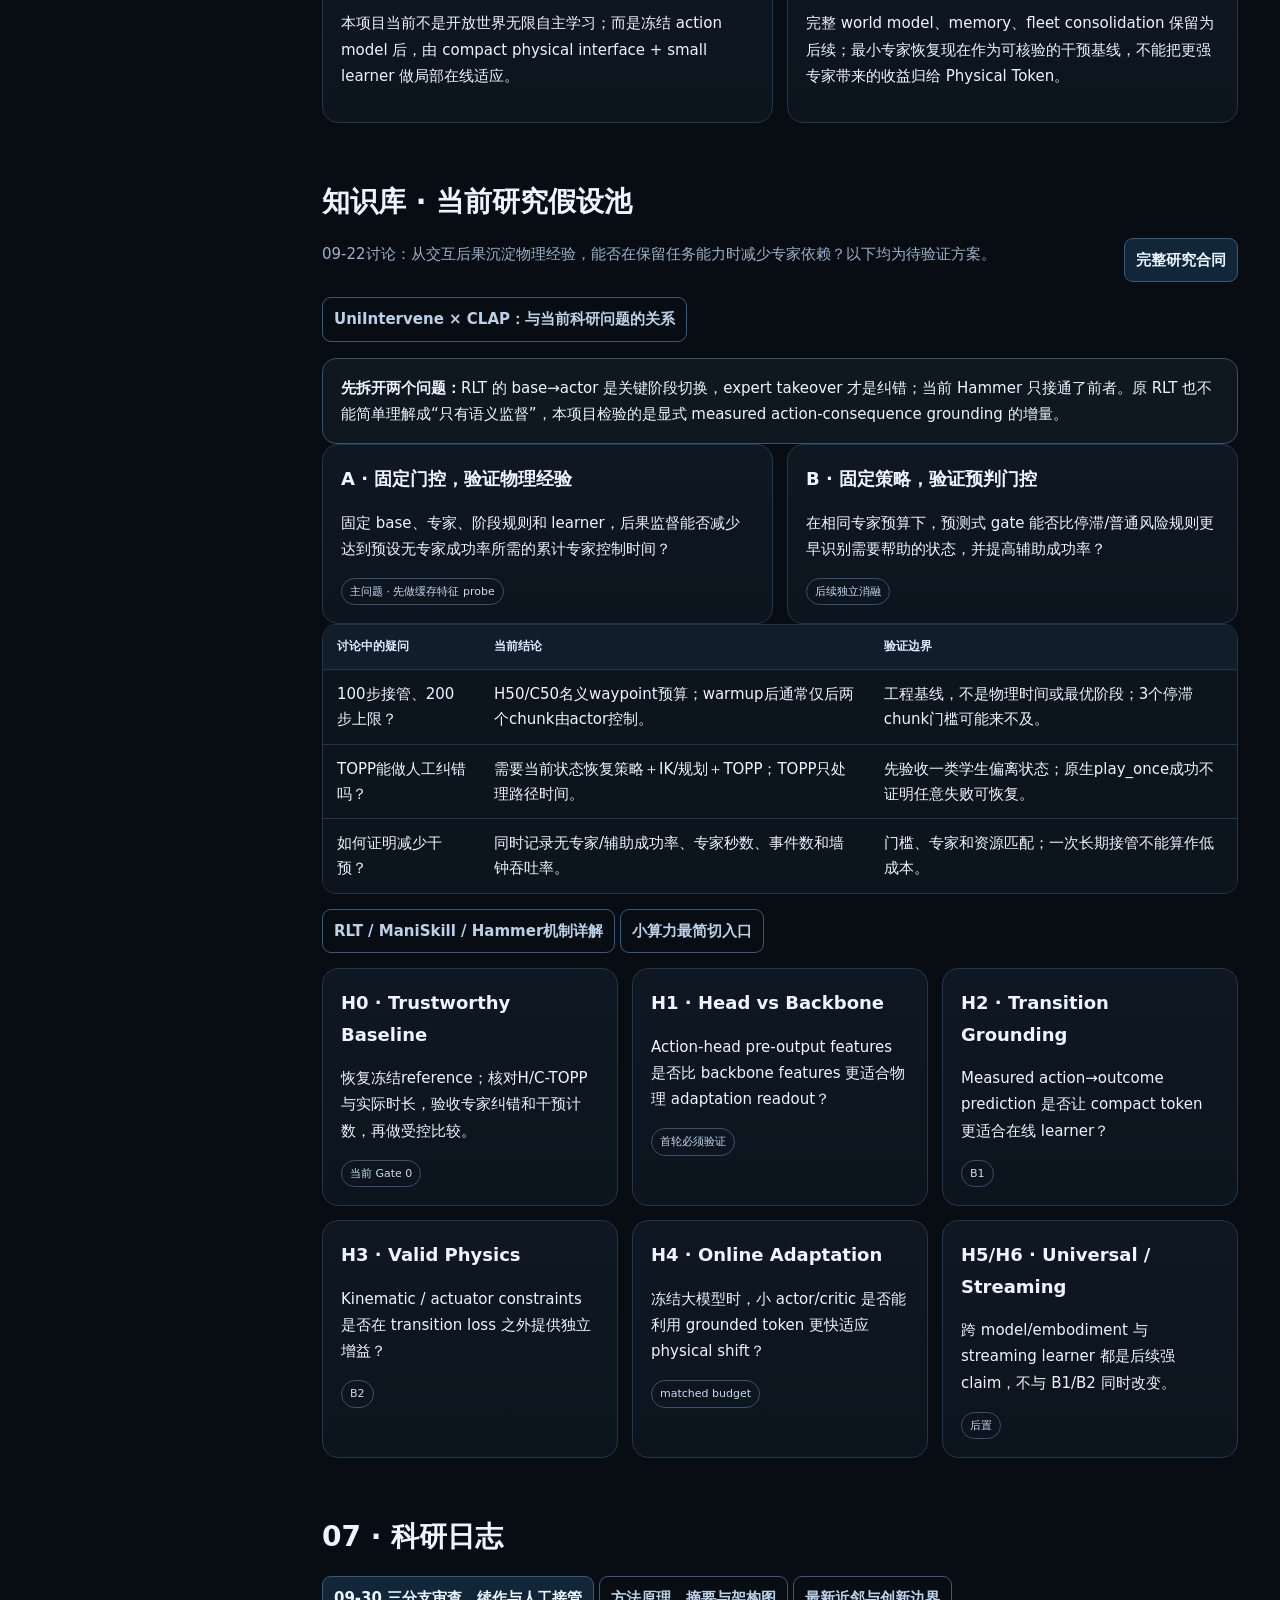
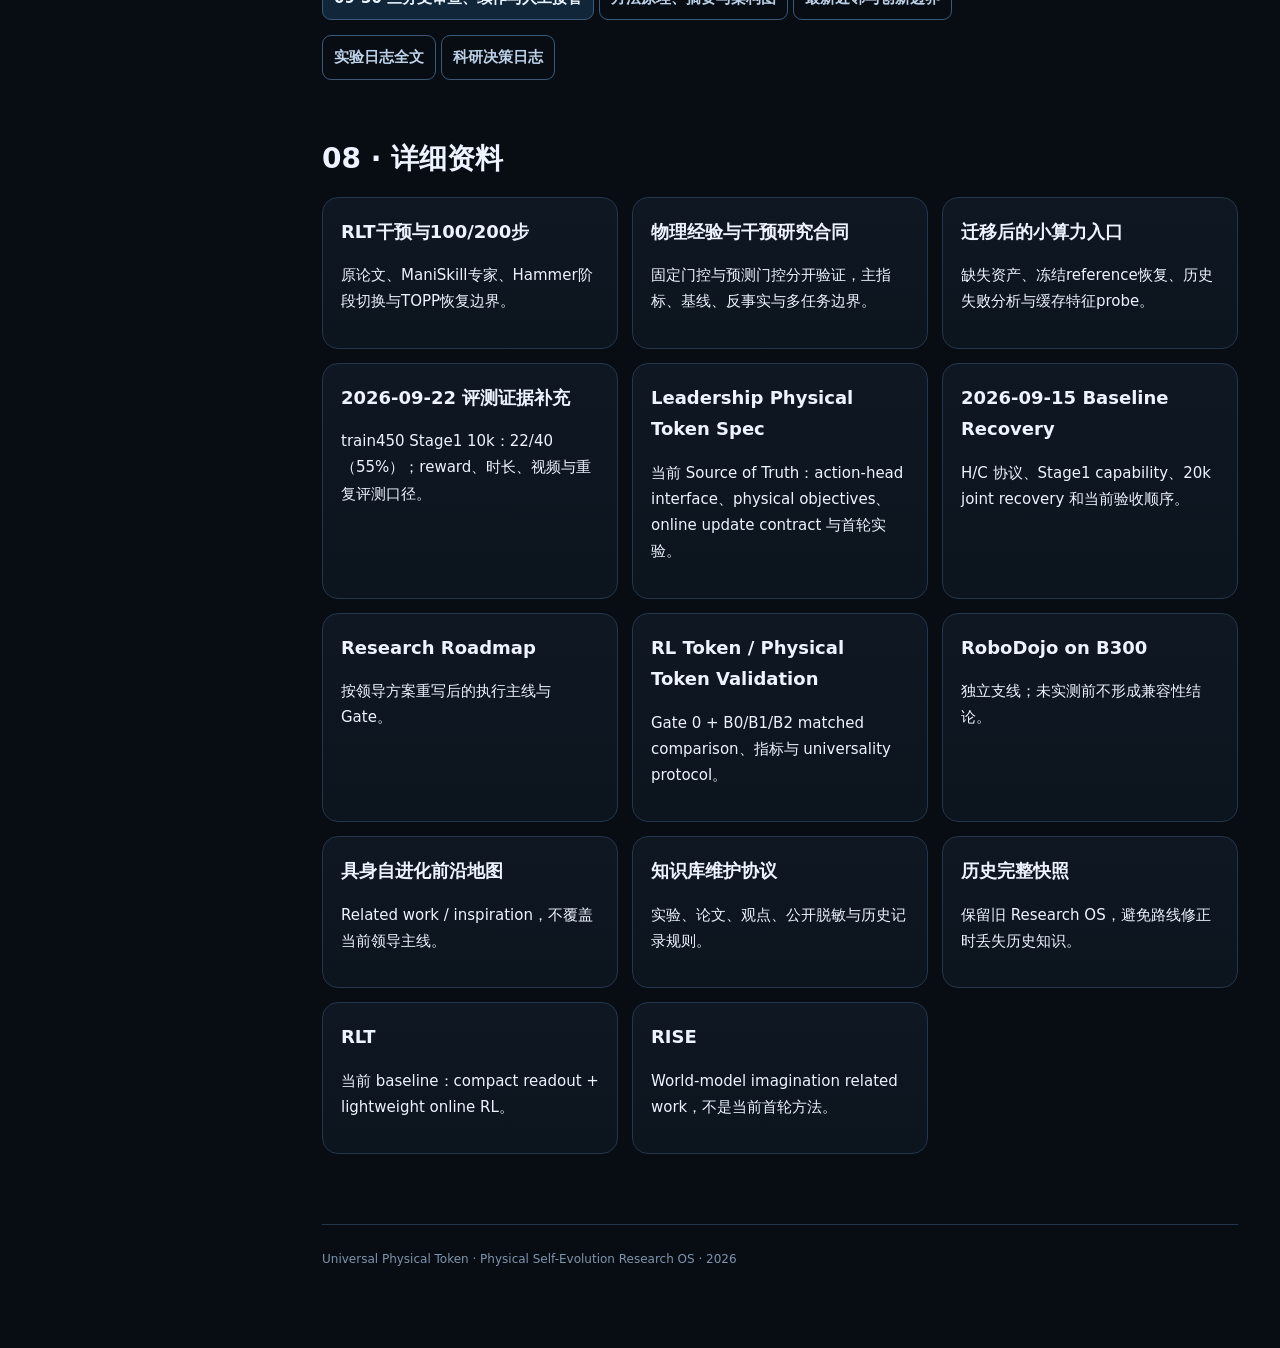
<file: archive/research-os-before-hub-2026-09-30.html>
<!doctype html>
<html lang="zh-CN">
<head>
<base href="../">
  <meta charset="utf-8"/>
  <meta name="viewport" content="width=device-width,initial-scale=1"/>
  <meta name="description" content="Universal Physical Token — 机器人自进化科研记录与具身智能前沿知识库"/>
  <title>Universal Physical Token · Research OS</title>
  <link rel="stylesheet" href="assets/style.css"/>
</head>
<body>
<div style="position:relative;margin-left:280px;padding:15px;background:#765229;color:white">历史页面快照 · 2026-09-30 改版前结构。<a href="index.html">返回当前科研工作台</a></div>
  <aside class="sidebar">
    <div class="brand">Universal Physical Token</div>
    <div class="sub">Robot Self-Evolution Research OS</div>
    <nav>
      <a href="#home">总览</a>
      <a href="#mainline">当前科研主线</a>
      <a href="#architecture">Token 接口</a>
      <a href="#physical">Physical Objectives</a>
      <a href="#baseline">首轮验证</a>
      <a href="#status">当前证据</a>
      <a href="#plan">近期行动</a>
      <div class="nav-label">持续更新</div>
      <a href="#logs">每日科研日志</a>
      <div class="nav-label">RLT 项目文献与观点</div>
      <a href="#frontier">前沿工作地图</a>
      <a href="#literature">文献阅读总账</a>
      <a href="#reading">每日论文计划</a>
      <a href="#papers">精读论文库</a>
      <a href="#perspectives">外部观点 / RSI</a>
      <a href="#ideas">研究假设池</a>
      <div class="nav-label">资料</div>
      <a href="#archive">详细资料</a>
      <div class="nav-label">独立综述库</div>
      <a href="https://github.com/nkd-lkz/physical-self-evolution/tree/main/survey-rsi">RSI 公开文献 ↗</a>
      <a href="reader.html?path=research/survey-literature-intake.md">单向文献引入 / 已迁回材料</a>
    </nav>
    <div class="side-note">
      <b>当前 Source of Truth · 2026-09-22</b><br>
      主问题收敛为：<b>从 action-generation pathway 提取可迁移的 compact Physical Token，并用真实 executed-action consequence 与可靠 physics supervision 做 grounding。</b><br><br>
      <b>当前最小入口：</b>恢复冻结 reference，验收一类专家纠错，再做缓存特征后果预测。固定专家/门控检验表示，之后单独研究预测式门控；RLT 是可选 learner，尚无减干预结果。
    </div>
  </aside>

  <main class="main">
    <section id="home" class="hero">
      <p><b>RLT / Physical Token 项目区</b> · 研究观点、实验方案与进度在此维护。<a href="https://github.com/nkd-lkz/physical-self-evolution/tree/main/survey-rsi">RSI 综述文献库 ↗</a>单独整理公开来源。</p>
      <div class="kicker">Research Focus · 2026-09-22 · 迁移恢复与干预研究合同</div>
      <h1>Universal Physical Token<br/>for Robot Self-Evolution</h1>
      <p>核心问题：<b>能否从已有 action-generation head 读出一个紧凑表示，用 measured transition prediction 与有效 physics constraints 对其 grounding，并在在线阶段不重新训练 action model 的情况下适应变化的接触动力学？</b></p>
      <div class="callout">
        <b>当前重点已经从“先把 RLT 调收敛”转为“先把 Physical Token 研究问题定义清楚”。</b>
        现有 baseline 证据说明 online RLT 并不稳定，因此 Physical Token 不再绑定单一 learner。
        当前优先回答三件事：<b>① action-side token 到底表示什么；② 哪些 physics / measured consequence 监督是真正可部署、可迁移的；③ 如何证明它比 backbone、history-only、action-only 等更有决策价值。</b>
      </div>
      <p>
        <a class="button" href="reader.html?path=research/physical-token-leadership-spec.md">打开领导版主规范</a>
        <a class="button secondary" href="reader.html?path=research/progress-2026-09-22.md">打开 09-22 评测进展</a>
        <a class="button secondary" href="reader.html?path=research/migration-recovery-2026-09-22.md">小算力恢复入口</a>
        <a class="button secondary" href="#ideas">物理经验与减干预假设</a>
        <a class="button secondary" href="reader.html?path=research/literature/reading-ledger.md">打开 131 项阅读总账</a>
      </p>
    </section>

    <section id="mainline">
      <div class="section-head">
        <div><h2>01 · 当前科研主线</h2><p class="muted">2026-09-19：暂停继续堆实验变量，先把 Physical Token 的定义、近邻论文、可落地方案与验证合同梳理清楚。</p></div>
      </div>

      <div class="steps">
        <div class="step phase-current"><b>A · Define the Physical Token</b><span>明确 token 是 action-side physical consequence state，而不是把任意 action token / proprio latent 改名。</span></div>
        <div class="step"><b>B · Collision Audit</b><span>精读 FLARE、Pri4R、AGRA、CometVLA、PAR、DyWA、RoboPack、MSDP 等最近邻，逐项排除撞车。</span></div>
        <div class="step"><b>C · Three Candidate Routes</b><span>Representation-first / Physical Critic / WAM-compatible interface，分别给出最小实现和 No-Go 条件。</span></div>
        <div class="step"><b>D · Grounding Contract</b><span>严格区分 proposed vs executed action、command vs measured state、known physics vs learned residual physics。</span></div>
        <div class="step phase-future"><b>E · Learner-Agnostic Validation</b><span>RLT、RECAP、V-GPS/Q-VGM 或 WAM 都可作为 downstream；先证明 representation 本身有额外物理与决策价值。</span></div>
      </div>

      <div class="grid two">
        <article class="card">
          <h3>当前 Research Claim</h3>
          <p><b>Action-generation features may expose a compact, physically useful control interface.</b></p>
          <p>要验证的是：在相同 history / proprio / capacity 下，action-side readout 是否比 backbone / history-only / action-only 更能编码真实 interaction consequence，并帮助后续决策。</p>
        </article>
        <article class="card">
          <h3>当前创新边界</h3>
          <p><b>Compact token、future prediction、physics correction、multisensory latent、cross-head adapter 都已有强近邻。</b></p>
          <p class="muted">因此创新不能只靠“加 token / 加 physics loss / 冻结大模型”；必须通过 matched ablation 证明 action-side physical representation 的独立价值。</p>
        </article>
      </div>
    </section>

    <section id="architecture">
      <h2>02 · Physical Token at the Action Head</h2>
      <div class="grid three">
        <article class="card"><h3>Action-head feature</h3><p><code>F_t^head</code>：最终动作投影之前的 causal / pre-output features。</p><span class="tag">核心假设：更靠近动作生成</span></article>
        <article class="card"><h3>Robot history</h3><p>Recent measured state + actual/executed-action history；只使用部署时真实可得信息。</p><span class="tag">禁止 future leakage</span></article>
        <article class="card"><h3>Robot metadata</h3><p>Morphology、joint/action convention、control metadata，通过轻量 adapter 对齐。</p><span class="tag">跨本体需要实测</span></article>
      </div>

      <div class="callout">
        <b>统一接口：</b><code>z_t = E_phi(A_m(F_t^head), h_t, r)</code>，输出固定 <code>K × d</code> 连续 latent，供 small online learner 使用。在线适应阶段 Base model 与 action head 保持冻结。
      </div>

      <div class="table-wrap">
        <table>
          <thead><tr><th>Action model family</th><th>第一版 readout 约定</th><th>必须注意</th></tr></thead>
          <tbody>
            <tr><td>Regression / MLP</td><td>Penultimate activations</td><td>与 final action projection 分开</td></tr>
            <tr><td>Diffusion / Flow</td><td>Selected sampling-step features</td><td>固定 sampling-time convention；包含 noise/time context</td></tr>
            <tr><td>Autoregressive</td><td>Causal states before logits</td><td>不能读取 future demonstrated actions</td></tr>
          </tbody>
        </table>
      </div>
      <p class="muted"><b>关键对照：</b>Action-head tap vs Backbone tap。Action head 是否真的保留更多 decision-relevant physical information，必须由实验回答。</p>
    </section>

    <section id="physical">
      <h2>03 · Physical Objectives</h2>
      <div class="callout"><b>第一版目标：</b><code>L_token = L_ro + λ_dyn L_dyn + λ_phys L_phys</code></div>
      <div class="grid three">
        <article class="card"><h3>L_ro · Readout</h3><p>重建 fixed / stop-gradient action-head feature target，保留已有动作与任务信息。</p><p class="muted">不允许该 loss 反向修改 base action model。</p></article>
        <article class="card"><h3>L_dyn · Transition</h3><p><code>D(z_t, u_t, r) → measured future physical state</code></p><p><code>u_t</code> 对应 actual / executed action；target 来自真实测得的后续状态。</p></article>
        <article class="card"><h3>L_phys · Constraints</h3><p>第一版优先 kinematic consistency 与 actuator feasibility。</p><p class="muted">Contact / friction / force / rigid-body terms 只有 sensing、model、calibration 有效时才加入。</p></article>
      </div>
      <details open>
        <summary>第一版允许进入 L_phys 的内容</summary>
        <div class="detail-body">
          <ul>
            <li><code>||v_EE - J(q) q_dot||²</code>，且所有量必须在同一 frame / unit / convention 下；</li>
            <li>joint limit violation；</li>
            <li>joint / actuator speed limit violation；</li>
            <li>其他明确存在、可审计的 controller / actuator constraints。</li>
          </ul>
          <p><b>不是因为 simulator 能导出 mass / friction / impulse，就默认它们可以成为主实验里的“物理规律监督”。</b></p>
        </div>
      </details>
    </section>

    <section id="baseline">
      <div class="section-head">
        <div><h2>04 · 首轮验证：Gate 0 → B0 / B1 / B2</h2><p class="muted">先恢复可信 baseline，再做 Physical Token 的严格递增消融。</p></div>
        <a class="button" href="reader.html?path=research/rlt-multitask-benchmark.md">打开 Baseline / Validation Protocol</a>
      </div>
      <div class="grid four">
        <article class="card phase-current"><h3>Gate 0 · Recovery</h3><p>可用 Stage1 reference + 固定 execution/timing + 可解释 online baseline。</p><span class="tag">当前</span></article>
        <article class="card"><h3>B0 · Baseline</h3><p>RL Token / matched action-head readout。</p><span class="tag">compact readout only</span></article>
        <article class="card"><h3>B1 · + Transition</h3><p>加入 actual/executed-action conditioned measured transition loss。</p><span class="tag">action → measured outcome</span></article>
        <article class="card"><h3>B2 · + Physics</h3><p>在 B1 上加入 valid kinematic / actuator constraints。</p><span class="tag">physics grounding</span></article>
      </div>
      <div class="table-wrap">
        <table>
          <thead><tr><th>必须 matched</th><th>主要结果</th><th>后续才允许扩展</th></tr></thead>
          <tbody>
            <tr><td>token size、learner capacity、base model、data、interaction budget、reward、seed、chunk/timing</td><td>success、physical violations、adaptation cost、old-task retention、CI</td><td>physical shift → held-out model family → held-out embodiment</td></tr>
          </tbody>
        </table>
      </div>
      <div class="callout"><b>Streaming RL 当前后置。</b>先证明 transition / physics grounding 的增益，再比较 replay learner vs streaming learner。</div>
    </section>

    <section id="status">
      <h2>05 · 当前证据与严格口径</h2>
      <div class="grid four metrics">
        <article class="card"><div class="metric">8/20</div><div class="muted">ManiSkill Stage 1 step 2000固定闭环评测成功率40%</div></article>
        <article class="card"><div class="metric">274+/5000</div><div class="muted">正式baseline Stage 2仍在GPU 0/1运行；更新超过96,000，不是最终结果</div></article>
        <article class="card"><div class="metric">35.9–42.2%</div><div class="muted">Stage 2前五次256环境周期评估范围，尚未收敛</div></article>
        <article class="card"><div class="metric">0/10 vs 0/10</div><div class="muted">100轮matched smoke中baseline与FLARE评估均无成功</div></article>
        <article class="card"><div class="metric">50/54</div><div class="muted">FLARE在线latent_world张量真实更新；不等于控制提升</div></article>
        <article class="card"><div class="metric">20 / 320</div><div class="muted">Jev GPU pilot完成20步、320次更新；selector仍未偏离reference</div></article>
        <article class="card"><div class="metric">17/17</div><div class="muted">Zeva memory reader真实更新，但learned reader无稳定优势</div></article>
        <article class="card"><div class="metric">5 isolated lines</div><div class="muted">baseline / FLARE / Zeva / Jev / VR保持单变量隔离</div></article>
      </div>

      <div class="timeline">
        <div><b>09-30 · Stage 1固定20回合完成</b><p>step 2000得到8/20成功、return 0.4、平均episode长度335.25；job正常退出。20回合点估计不能证明充分收敛。</p></div>
        <div><b>正式baseline Stage 2正在运行</b><p>64训练环境、256固定评估环境、5000步预算、expert关闭。晚间快照至少274步、更新超过96,000；前五次评估35.9%–42.2%，只能作为在途状态。</p></div>
        <div><b>FLARE 100轮在线对照未显示控制收益</b><p>baseline与FLARE均正常退出，但各10次单环境评估全部失败；训练成功只发生在actor接管前的VLA reference阶段。</p></div>
        <div><b>FLARE预测模块确实在线更新</b><p>54个latent_world张量中50个变化，预测loss后段低于前段；replay分布也在变化，因此不能据此宣称收敛或成功率提升。</p></div>
        <div><b>新增Jev启发的有限动作决策分支</b><p>最多17个reference-relative候选、本地选择器、实际动作critic和精确候选bootstrap已实现；不调用Jev API，也不使用模拟器预演。</p></div>
        <div><b>Jev GPU online pilot完成但未采用修正</b><p>20步、320次actor/critic更新和4次固定评估均完成；评估为50%，但greedy/target非reference比例全程为0，不能归因为有限候选。</p></div>
        <div><b>Zeva与VR证据边界保持</b><p>Zeva reader会更新但暂无稳定收益；VR本地控制与scripted learner smoke通过，真实PICO跨机器人工闭环仍未验收。</p></div>
        <div><b>当前科研结论</b><p>已有可运行baseline与三个独立经验机制原型，但仍未证明加快RL收敛、减少人工干预、通用物理规律或跨任务迁移。</p></div>
      </div>
    </section>

    <section id="plan">
      <h2>06 · 接下来具体做什么</h2>
      <div class="table-wrap">
        <table>
          <thead><tr><th>优先级</th><th>下一步</th><th>必须留下的证据</th></tr></thead>
          <tbody>
            <tr><td>P0</td><td>保护并持续审计正式Stage 2 baseline</td><td>每25步固定256环境评估、每50步checkpoint；记录success曲线、更新数、停止条件和最终选择规则</td></tr>
            <tr><td>P0</td><td>为Jev运行matched reference control并诊断selector</td><td>同4个固定环境和预算；报告候选Q排序、实际非reference选择、BC/reference prior与数据支持</td></tr>
            <tr><td>P1</td><td>做Jev离散选择与同边界连续residual对照</td><td>相同reference、radius、seed、interaction和评估预算；区分限制探索与离散化的贡献</td></tr>
            <tr><td>P1</td><td>重做FLARE在线实验合同</td><td>统一FSDP配置，先验证BC热身与reference跟随，再用至少20个固定初态比较success、transition、时延和显存</td></tr>
            <tr><td>P1</td><td>完成一个真实PICO到learner的端到端回合</td><td>人工动作、实际执行、上传ack、update_step、policy_version和返回动作全部可审计</td></tr>
            <tr><td>P1</td><td>重做交互记忆读取对照</td><td>冻结新测试集；无记忆、近期、检索、显式响应统计；包含失败/纠正与隐藏动力学</td></tr>
            <tr><td>Later</td><td>单变量成立后再组合与迁移</td><td>先跨物理条件，再第二任务；报告旧任务保持，不提前混合FLARE、Zeva、Jev和VR</td></tr>
          </tbody>
        </table>
      </div>
    </section>

    <section id="frontier">
      <div class="section-head">
        <div><h2>知识库 · 前沿工作地图：别人正在做什么？</h2><p class="muted">Frontier 继续保留，但它现在服务于 Universal Physical Token 的 baseline、边界与实现选择，而不是自动扩展主线。</p></div>
        <a class="button" href="reader.html?path=research/frontier-landscape.md">打开完整前沿调研总览</a>
      </div>
      <div class="callout knowledge-callout"><b>使用原则：</b>RISE、Motus2、LWD、SmoothRL、Zeva、Zetta 等工作可以提供 comparison / ablation / discussion；如果和当前领导方案冲突，先完成领导定义的 B0/B1/B2，再讨论扩展。</div>
      <div class="grid four" style="margin-top:14px">
        <article class="card"><h3>Policy / RL</h3><p>RLT、SERL、Q-VGM：small online learner 如何适配部署经验。</p></article>
        <article class="card"><h3>Physical Representation</h3><p>Pri4R、FD-VLA、HapticVLA：物理监督如何进入 compact representation。</p></article>
        <article class="card"><h3>World / Consequence</h3><p>RISE、Motus2、SR-WM：Action→Consequence 建模能否提供更好的决策反馈。</p></article>
        <article class="card"><h3>Execution / System</h3><p>SmoothRL、Zeva、Zetta：异步执行、memory、recovery 如何作为后续扩展。</p></article>
      </div>
      <div class="grid two" style="margin-top:14px">
        <article class="card"><h3>09-22 · UniIntervene</h3><p>减干预方向强近邻：未来后果、价值趋势与记忆恢复。先分清表示、门控和专家的贡献。</p><a href="reader.html?path=notes/uniintervene.md">项目相关笔记 →</a></article>
        <article class="card"><h3>09-22 · CLAP</h3><p>物理后果与跨本体接口参考：共享知识仍需动作语义对齐；完整视频模型不进入首轮高频控制。</p><a href="reader.html?path=notes/clap.md">项目相关笔记 →</a></article>
      </div>
      <div class="filters frontier-filters">
        <input id="frontierSearch" type="search" placeholder="搜索：physical token / transition / world model / streaming / recovery…"/>
        <select id="frontierFilter">
          <option value="all">全部路线</option>
          <option value="policy">Policy / Online RL</option>
          <option value="value">Value Guidance</option>
          <option value="failure">Failure / Recovery</option>
          <option value="physical">Physical Representation</option>
          <option value="world">World Model</option>
          <option value="memory">Context / Memory</option>
          <option value="execution">Execution / Runtime</option>
          <option value="harness">Harness / Skill</option>
          <option value="agent">Agentic Improvement</option>
          <option value="foundation">Foundation / Fleet</option>
        </select>
      </div>
      <div id="frontierGrid" class="frontier-grid"></div>
    </section>

    <section id="literature">
      <div class="section-head">
        <div>
          <h2>知识库 · Physical Token 文献阅读总账</h2>
          <p class="muted">检索到 ≠ 读懂。当前 131 项论文/项目：125 项历史检索与 6 项新增专题；精读状态按实际核验范围记录。</p>
        </div>
        <a class="button" href="reader.html?path=research/literature/reading-ledger.md">打开阅读总账</a>
      </div>
      <div id="literatureMetrics" class="grid four metrics">
        <article class="card"><div class="metric">131</div><div class="muted">当前主表文献总数</div></article>
        <article class="card"><div class="metric">18</div><div class="muted">09-19 批次防撞优先</div></article>
        <article class="card"><div class="metric">—</div><div class="muted">已精读 / 专题阅读</div></article>
        <article class="card"><div class="metric">—</div><div class="muted">待系统精读</div></article>
      </div>
      <div class="grid three" style="margin-top:14px">
        <article class="card">
          <h3>方向地图</h3>
          <p>Action representation、hidden dynamics、force/tactile、analytic physics、WAM、value/RL、execution/harness、cross-head foundations。</p>
          <div class="read-more"><a href="reader.html?path=research/literature/physical-token-direction-map.md">打开方向地图 →</a></div>
        </article>
        <article class="card">
          <h3>09-19 原始 125 项防撞审查</h3>
          <p>每篇包含方法摘要、项目关系、核验边界与一手来源；用于判断“别人已经做到哪一步”。</p>
          <div class="read-more"><a href="reader.html?path=research/literature/physical-token-literature-audit-2026-09-19.md">打开完整审查 →</a></div>
        </article>
        <article class="card">
          <h3>独立精读笔记</h3>
          <p>RLT、RISE、Motus2、LWD、Zeva、Zetta、SHAPER、PhysVLA、Harness VLA、ASPIRE、ENPIRE 等。</p>
          <div class="read-more"><a href="reader.html?path=notes/README.md">打开 Notes Index →</a></div>
        </article>
      </div>
      <div class="callout knowledge-callout" style="margin-top:14px">
        <b>Wave 0 防撞优先：</b>RLT → FLARE → Pri4R → AGRA → CometVLA → PAR → DyWA → TACO → RoboPack → MSDP → exUMI → Spline Policy → LeTO → V-GPS → FlowDAgger → DSRL → HPT → GeoAAC。
      </div>
    </section>

    <section id="reading">
      <div class="section-head">
        <div><h2>知识库 · 每日论文计划</h2><p class="muted">阅读问题优先围绕 action-head representation、transition prediction、physics constraints、online adaptation 与 universality。</p></div>
        <a class="button secondary" href="reader.html?path=research/reading-program.md">打开完整阅读计划</a>
      </div>
      <div class="table-wrap">
        <table>
          <thead><tr><th>Track</th><th>优先工作</th><th>当前用途</th></tr></thead>
          <tbody>
            <tr><td>Compact readout / Online RL</td><td>RLT → SERL → Q-VGM</td><td>Baseline、actor/critic、online adaptation。</td></tr>
            <tr><td>Physical representation</td><td>Pri4R → FD-VLA → HapticVLA → RMA-Arm</td><td>Transition / dynamics / privileged supervision 的设计边界。</td></tr>
            <tr><td>Consequence / World Model</td><td>RISE → Motus2 → SR-WM</td><td>理解 action consequence，但当前不把 Full WM 作为首轮方法。</td></tr>
            <tr><td>Execution efficiency</td><td>SmoothRL → Streaming RL</td><td>Physical Token 成立后的后续 learner / execution 方向。</td></tr>
          </tbody>
        </table>
      </div>
    </section>

    <section id="papers">
      <div class="section-head">
        <div><h2>知识库 · 精读论文库</h2><p class="muted">保留已有精读；“对当前项目”的解释以后统一服从 Physical Token 主规范。</p></div>
        <a class="button" href="reader.html?path=research/master-roadmap.md">打开完整研究路线</a>
      </div>
      <div class="filters">
        <input id="paperSearch" type="search" placeholder="搜索论文 / 关键词…"/>
        <select id="paperFilter">
          <option value="all">全部</option>
          <option value="context">Context / Memory</option>
          <option value="policy">Policy / RL</option>
          <option value="physical">Physical</option>
          <option value="execution">Execution</option>
          <option value="harness">Harness / Skill</option>
          <option value="failure">Failure / Data</option>
          <option value="agent">Agentic Improvement</option>
        </select>
      </div>
      <div id="paperGrid" class="grid three"></div>
    </section>

    <section id="perspectives">
      <div class="section-head">
        <div><h2>知识库 · 外部观点 / RSI</h2><p class="muted">行业 RSI / Agent / Foundation 观点继续保留，但与当前 Physical Token 实验事实严格分开。</p></div>
        <a class="button secondary" href="reader.html?path=research/perspectives-and-theses.md">打开完整观点与研究框架</a>
      </div>
      <div class="grid two">
        <article class="card"><h3>当前自进化定义</h3><p>本项目当前不是开放世界无限自主学习；而是冻结 action model 后，由 compact physical interface + small learner 做局部在线适应。</p></article>
        <article class="card"><h3>更强 RSI 作为后续</h3><p>完整 world model、memory、fleet consolidation 保留为后续；最小专家恢复现在作为可核验的干预基线，不能把更强专家带来的收益归给 Physical Token。</p></article>
      </div>
    </section>

    <section id="ideas">
      <div class="section-head">
        <div><h2>知识库 · 当前研究假设池</h2><p class="muted">09-22讨论：从交互后果沉淀物理经验，能否在保留任务能力时减少专家依赖？以下均为待验证方案。</p></div>
        <a class="button" href="reader.html?path=research/physical-experience-protocol-2026-09-22.md">完整研究合同</a>
      </div>
      <p><a class="button secondary" href="reader.html?path=research/uniintervene-clap-project-implications.md">UniIntervene × CLAP：与当前科研问题的关系</a></p>
      <div class="callout"><b>先拆开两个问题：</b>RLT 的 base→actor 是关键阶段切换，expert takeover 才是纠错；当前 Hammer 只接通了前者。原 RLT 也不能简单理解成“只有语义监督”，本项目检验的是显式 measured action-consequence grounding 的增量。</div>
      <div class="grid two">
        <article class="card"><h3>A · 固定门控，验证物理经验</h3><p>固定 base、专家、阶段规则和 learner，后果监督能否减少达到预设无专家成功率所需的累计专家控制时间？</p><span class="tag">主问题 · 先做缓存特征 probe</span></article>
        <article class="card"><h3>B · 固定策略，验证预判门控</h3><p>在相同专家预算下，预测式 gate 能否比停滞/普通风险规则更早识别需要帮助的状态，并提高辅助成功率？</p><span class="tag">后续独立消融</span></article>
      </div>
      <div class="table-wrap">
        <table>
          <thead><tr><th>讨论中的疑问</th><th>当前结论</th><th>验证边界</th></tr></thead>
          <tbody>
            <tr><td>100步接管、200步上限？</td><td>H50/C50名义waypoint预算；warmup后通常仅后两个chunk由actor控制。</td><td>工程基线，不是物理时间或最优阶段；3个停滞chunk门槛可能来不及。</td></tr>
            <tr><td>TOPP能做人工纠错吗？</td><td>需要当前状态恢复策略＋IK/规划＋TOPP；TOPP只处理路径时间。</td><td>先验收一类学生偏离状态；原生play_once成功不证明任意失败可恢复。</td></tr>
            <tr><td>如何证明减少干预？</td><td>同时记录无专家/辅助成功率、专家秒数、事件数和墙钟吞吐率。</td><td>门槛、专家和资源匹配；一次长期接管不能算作低成本。</td></tr>
          </tbody>
        </table>
      </div>
      <p><a class="button secondary" href="reader.html?path=research/rlt-intervention-2026-09-22.md">RLT / ManiSkill / Hammer机制详解</a> <a class="button secondary" href="reader.html?path=research/migration-recovery-2026-09-22.md">小算力最简切入口</a></p>
      <div class="grid three">
        <article class="card"><h3>H0 · Trustworthy Baseline</h3><p>恢复冻结reference；核对H/C-TOPP与实际时长，验收专家纠错和干预计数，再做受控比较。</p><span class="tag">当前 Gate 0</span></article>
        <article class="card"><h3>H1 · Head vs Backbone</h3><p>Action-head pre-output features 是否比 backbone features 更适合物理 adaptation readout？</p><span class="tag">首轮必须验证</span></article>
        <article class="card"><h3>H2 · Transition Grounding</h3><p>Measured action→outcome prediction 是否让 compact token 更适合在线 learner？</p><span class="tag">B1</span></article>
        <article class="card"><h3>H3 · Valid Physics</h3><p>Kinematic / actuator constraints 是否在 transition loss 之外提供独立增益？</p><span class="tag">B2</span></article>
        <article class="card"><h3>H4 · Online Adaptation</h3><p>冻结大模型时，小 actor/critic 是否能利用 grounded token 更快适应 physical shift？</p><span class="tag">matched budget</span></article>
        <article class="card"><h3>H5/H6 · Universal / Streaming</h3><p>跨 model/embodiment 与 streaming learner 都是后续强 claim，不与 B1/B2 同时改变。</p><span class="tag">后置</span></article>
      </div>
    </section>

    <section id="logs">
      <h2>07 · 科研日志</h2>
      <p><a class="button" href="reader.html?path=research/three-branch-audit-2026-09-30.md">09-30 三分支审查、续作与人工接管</a> <a class="button secondary" href="reader.html?path=research/three-branch-research-plan-2026-09-30.md">方法原理、摘要与架构图</a> <a class="button secondary" href="reader.html?path=research/literature/frontier-rlt-2026-09-30.md">最新近邻与创新边界</a></p>
      <div id="experimentList" class="timeline"></div>
      <p>
        <a class="button secondary" href="reader.html?path=research/experiment-log.md">实验日志全文</a>
        <a class="button secondary" href="reader.html?path=research/decision-log.md">科研决策日志</a>
      </p>
    </section>

    <section id="archive">
      <h2>08 · 详细资料</h2>
      <div class="grid three">
        <a class="card link-card" href="reader.html?path=research/rlt-intervention-2026-09-22.md"><h3>RLT干预与100/200步</h3><p>原论文、ManiSkill专家、Hammer阶段切换与TOPP恢复边界。</p></a>
        <a class="card link-card" href="reader.html?path=research/physical-experience-protocol-2026-09-22.md"><h3>物理经验与干预研究合同</h3><p>固定门控与预测门控分开验证，主指标、基线、反事实与多任务边界。</p></a>
        <a class="card link-card" href="reader.html?path=research/migration-recovery-2026-09-22.md"><h3>迁移后的小算力入口</h3><p>缺失资产、冻结reference恢复、历史失败分析与缓存特征probe。</p></a>
        <a class="card link-card" href="reader.html?path=research/progress-2026-09-22.md"><h3>2026-09-22 评测证据补充</h3><p>train450 Stage1 10k：22/40（55%）；reward、时长、视频与重复评测口径。</p></a>
        <a class="card link-card" href="reader.html?path=research/physical-token-leadership-spec.md"><h3>Leadership Physical Token Spec</h3><p>当前 Source of Truth：action-head interface、physical objectives、online update contract 与首轮实验。</p></a>
        <a class="card link-card" href="reader.html?path=research/progress-2026-09-15.md"><h3>2026-09-15 Baseline Recovery</h3><p>H/C 协议、Stage1 capability、20k joint recovery 和当前验收顺序。</p></a>
        <a class="card link-card" href="reader.html?path=research/master-roadmap.md"><h3>Research Roadmap</h3><p>按领导方案重写后的执行主线与 Gate。</p></a>
        <a class="card link-card" href="reader.html?path=research/rlt-multitask-benchmark.md"><h3>RL Token / Physical Token Validation</h3><p>Gate 0 + B0/B1/B2 matched comparison、指标与 universality protocol。</p></a>
        <a class="card link-card" href="reader.html?path=research/robodojo-b300-log.md"><h3>RoboDojo on B300</h3><p>独立支线；未实测前不形成兼容性结论。</p></a>
        <a class="card link-card" href="reader.html?path=research/frontier-landscape.md"><h3>具身自进化前沿地图</h3><p>Related work / inspiration，不覆盖当前领导主线。</p></a>
        <a class="card link-card" href="reader.html?path=research/knowledge-base-maintenance.md"><h3>知识库维护协议</h3><p>实验、论文、观点、公开脱敏与历史记录规则。</p></a>
        <a class="card link-card" href="archive/v0.4-original.html"><h3>历史完整快照</h3><p>保留旧 Research OS，避免路线修正时丢失历史知识。</p></a>
        <a class="card link-card" href="reader.html?path=notes/rlt.md"><h3>RLT</h3><p>当前 baseline：compact readout + lightweight online RL。</p></a>
        <a class="card link-card" href="reader.html?path=notes/rise.md"><h3>RISE</h3><p>World-model imagination related work，不是当前首轮方法。</p></a>
      </div>
    </section>

    <footer>Universal Physical Token · Physical Self-Evolution Research OS · 2026</footer>
  </main>
  
</body>
</html>
</file>
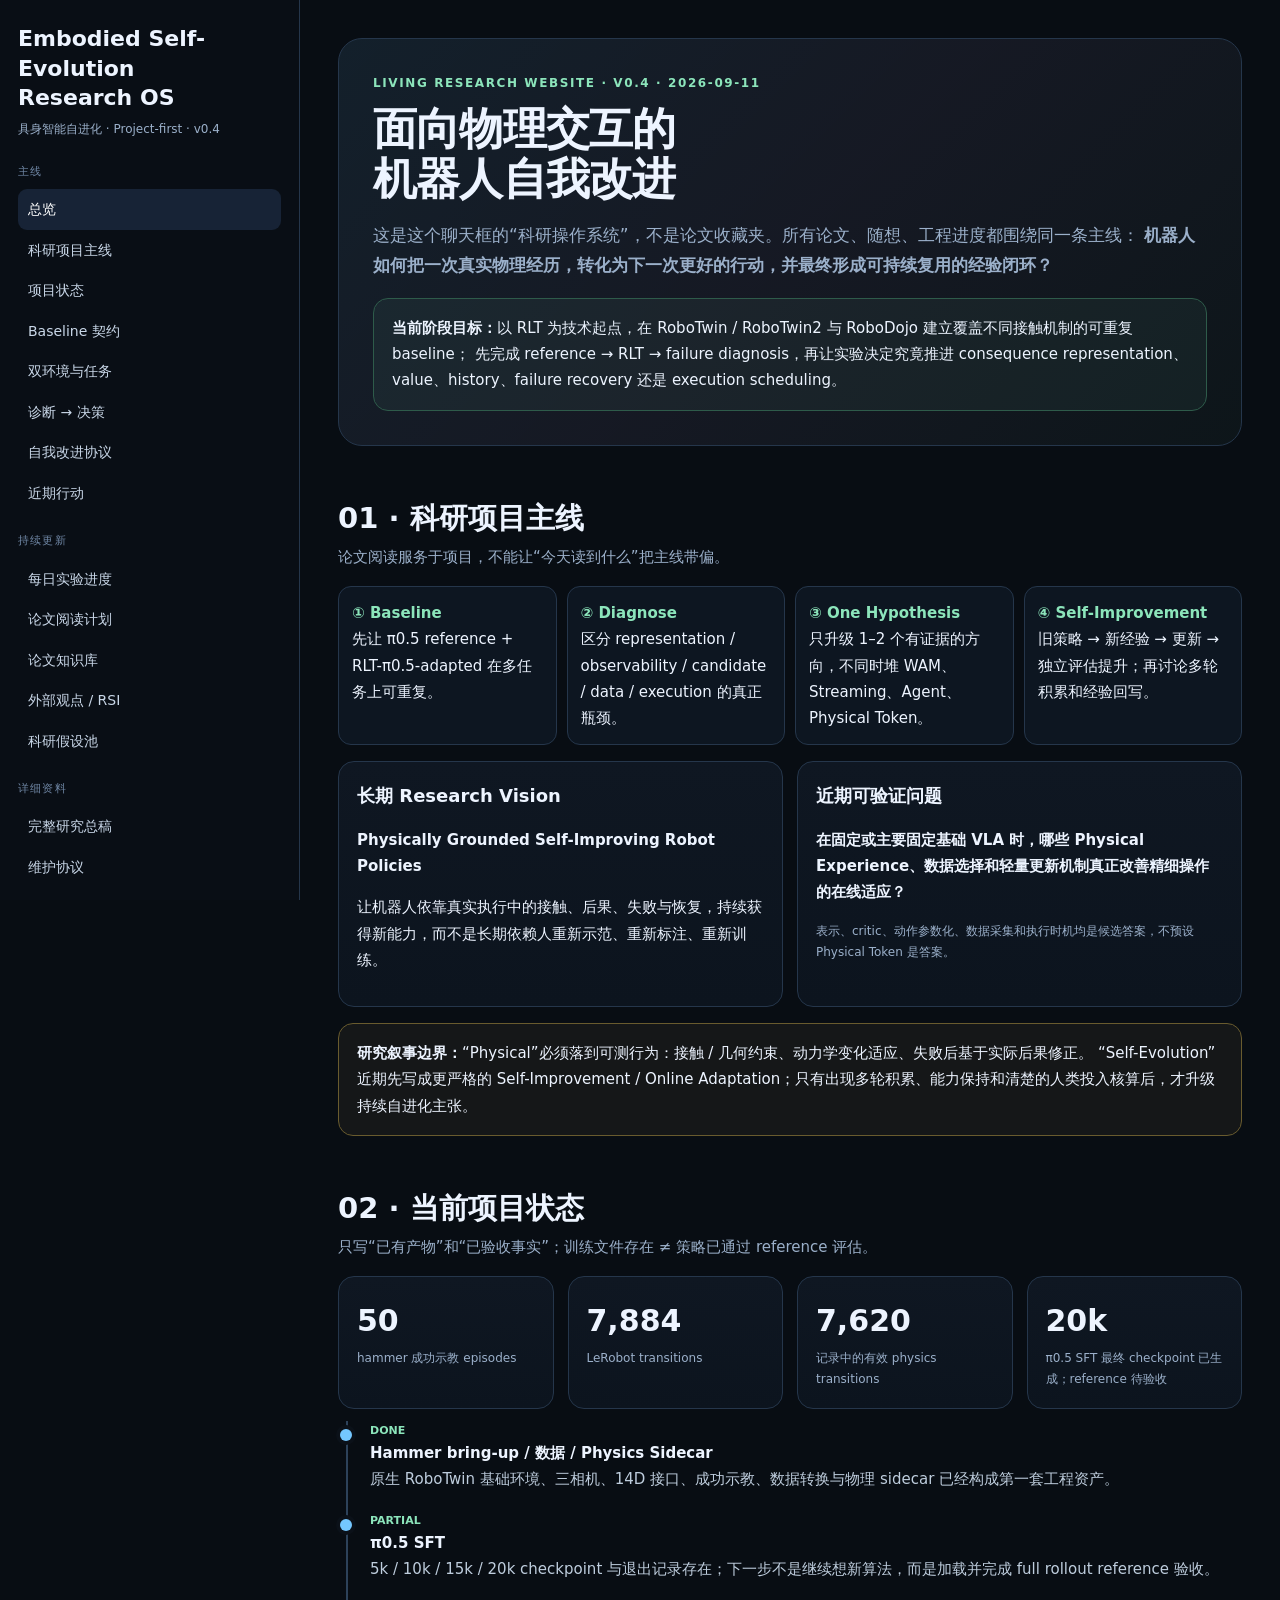
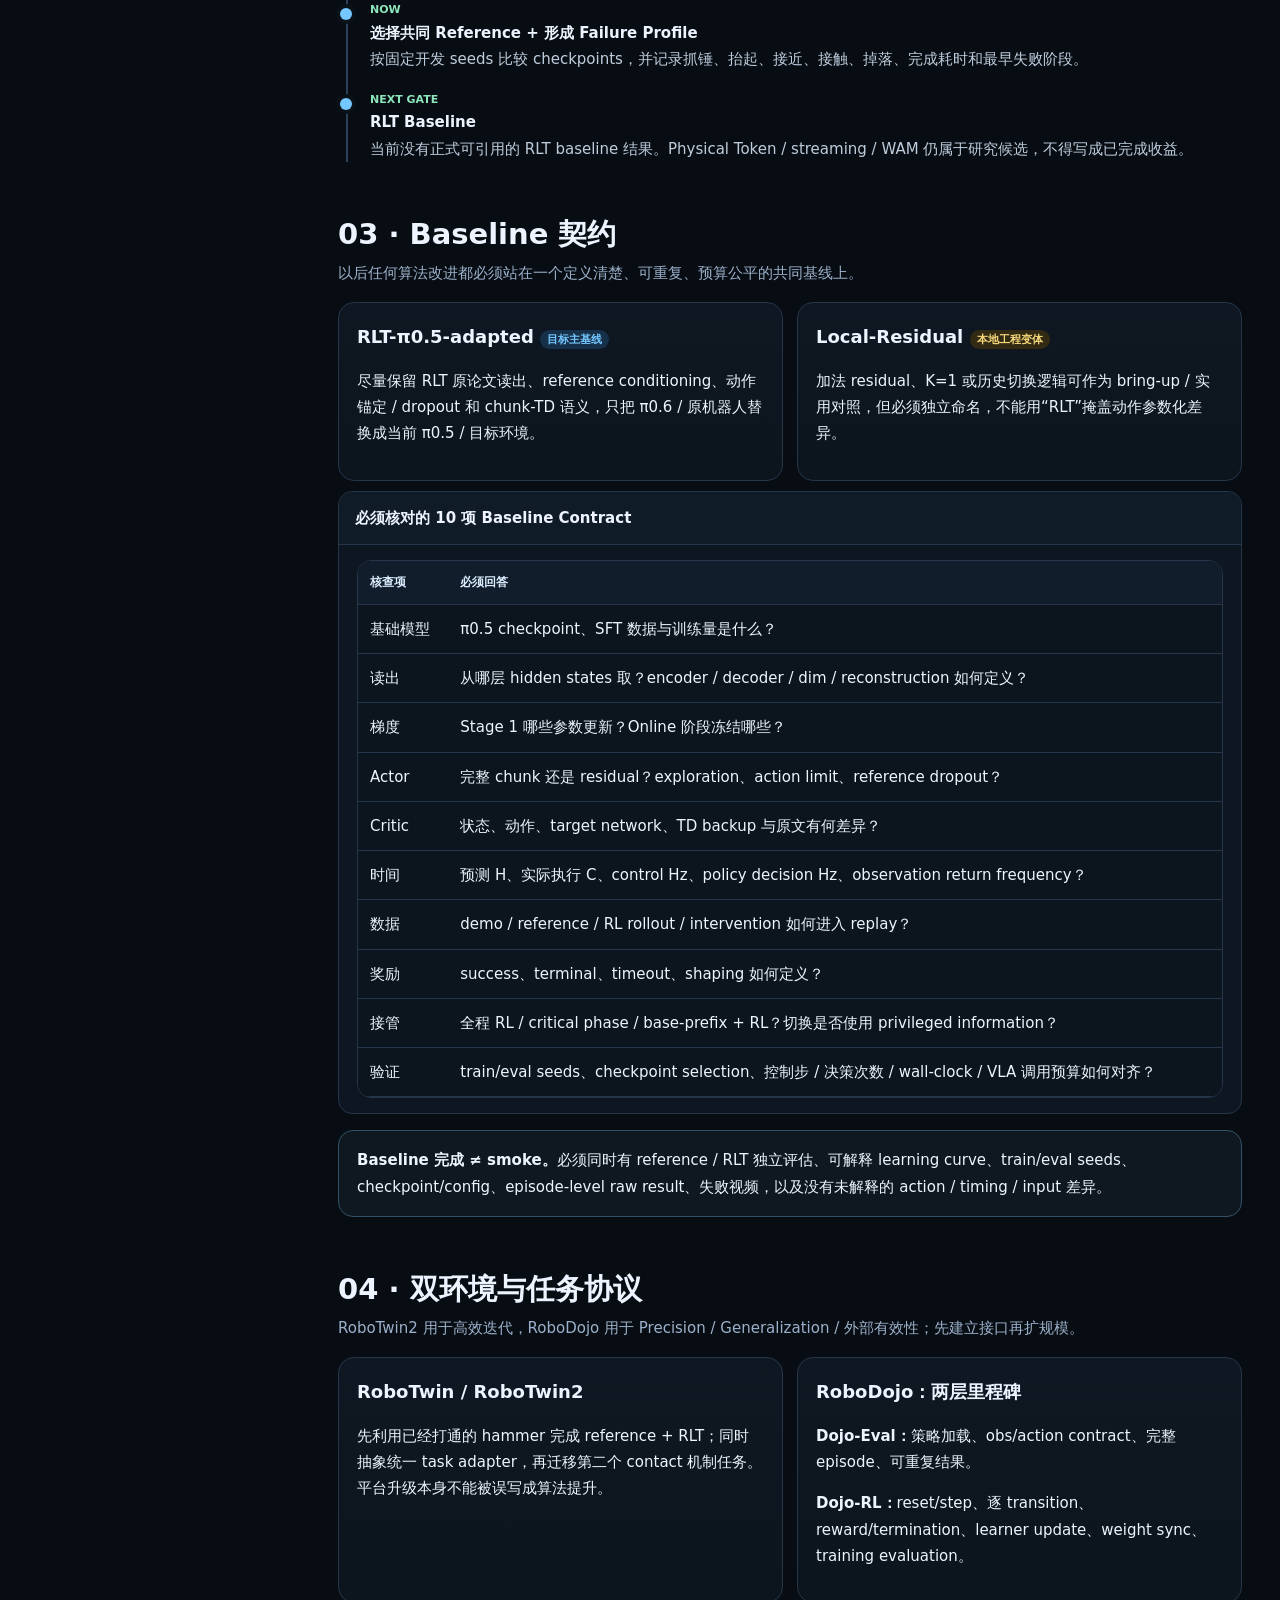
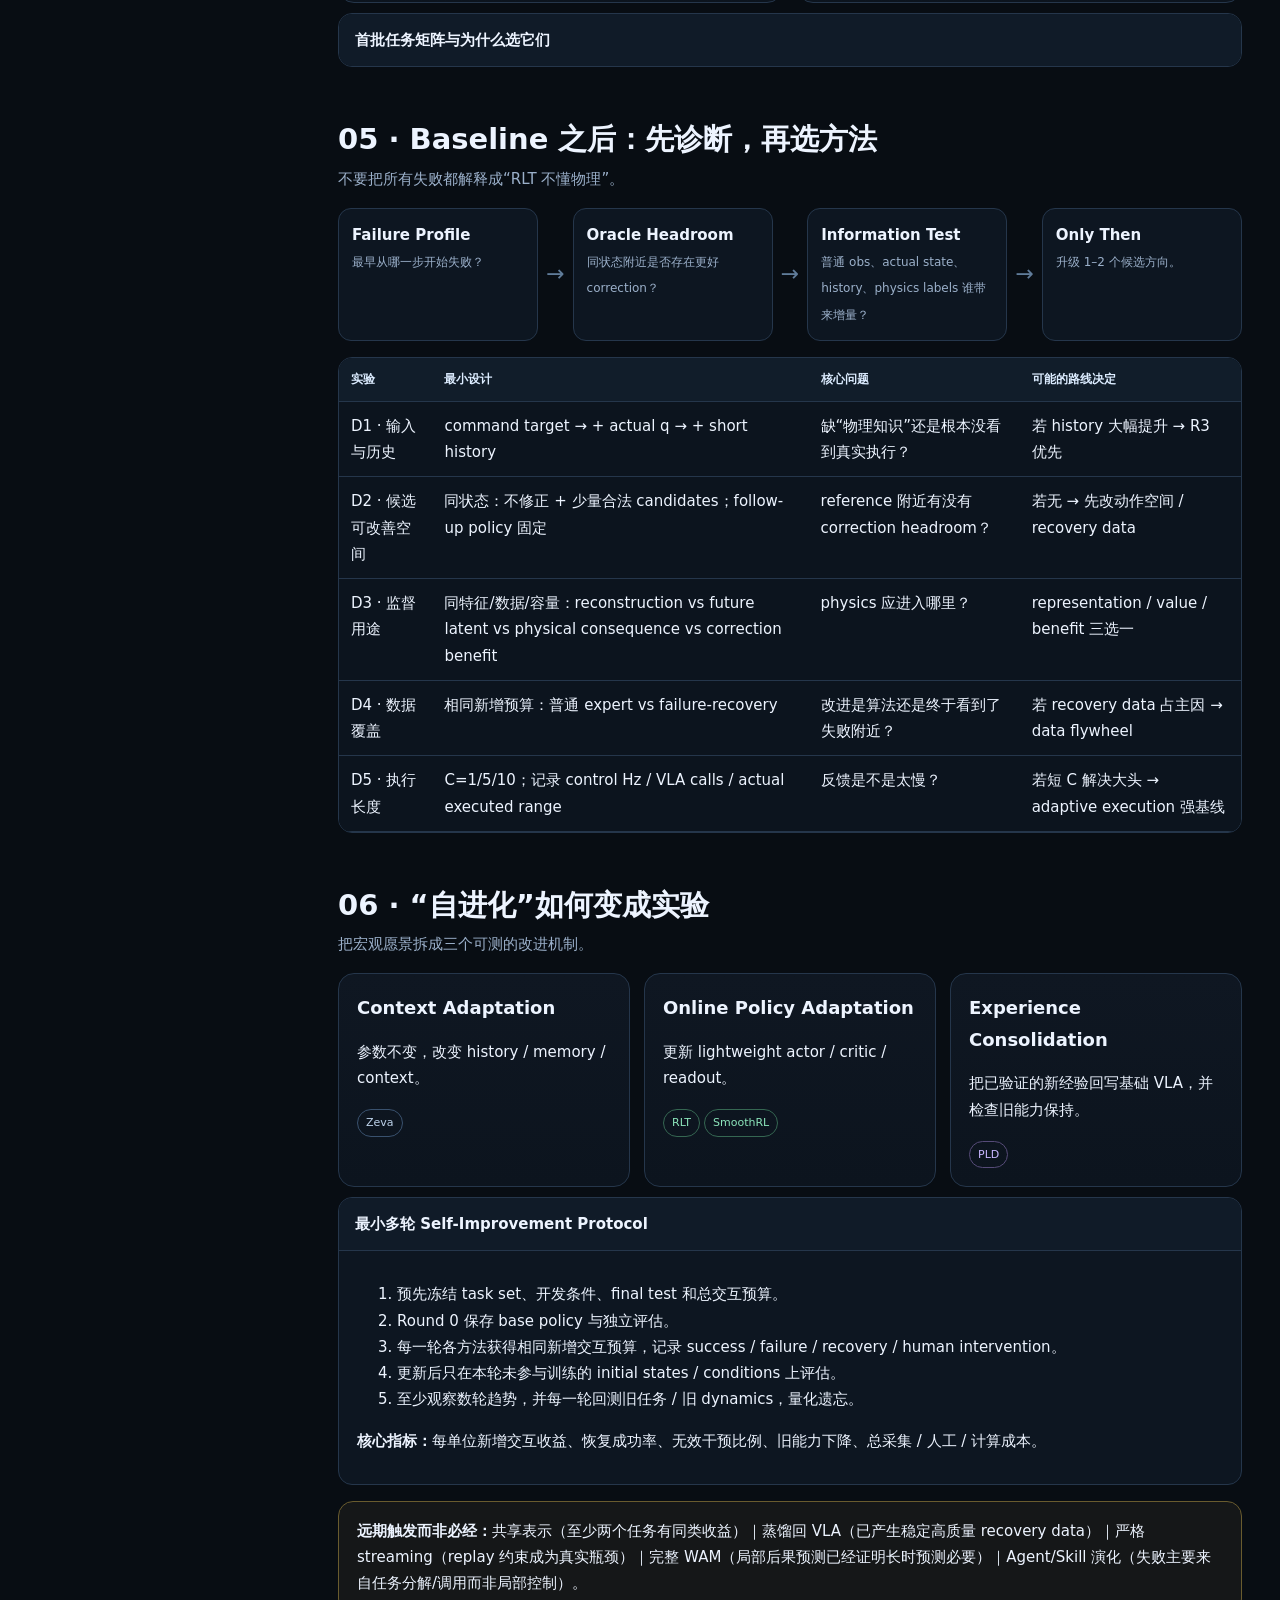
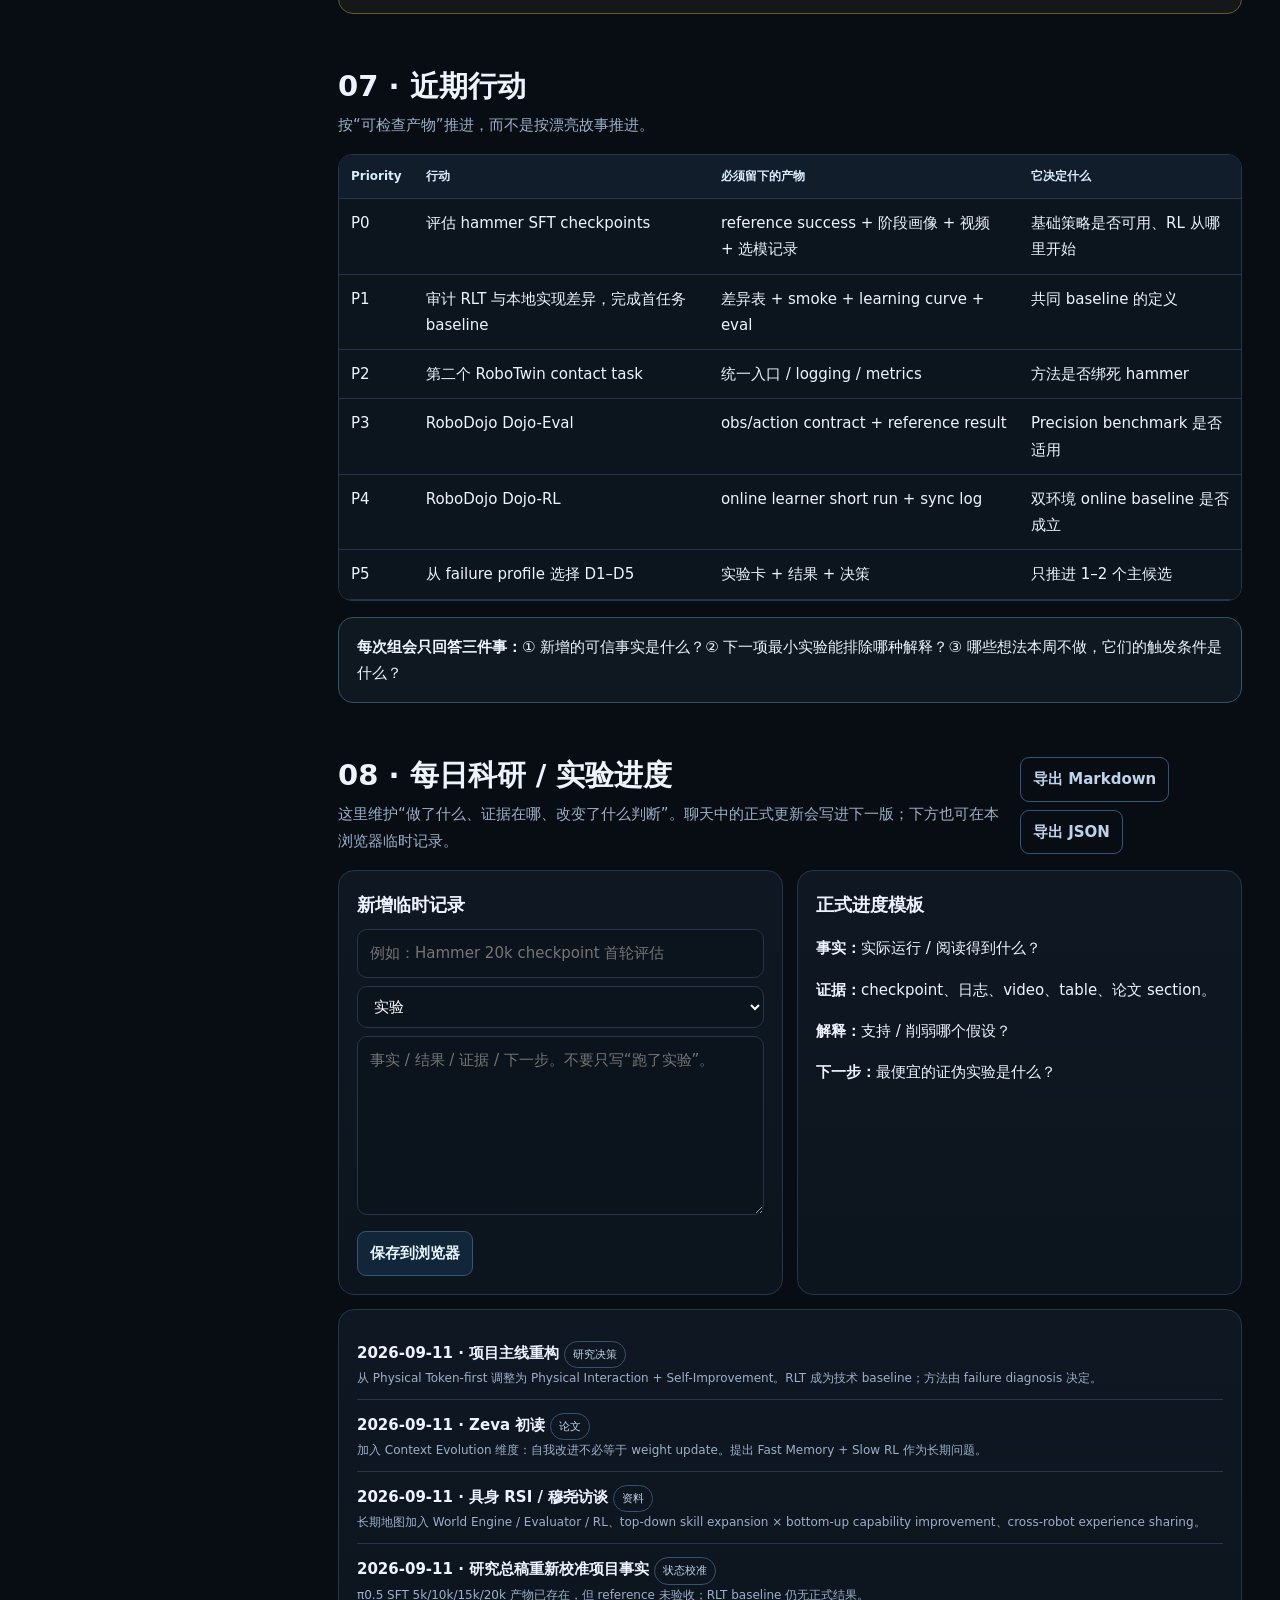
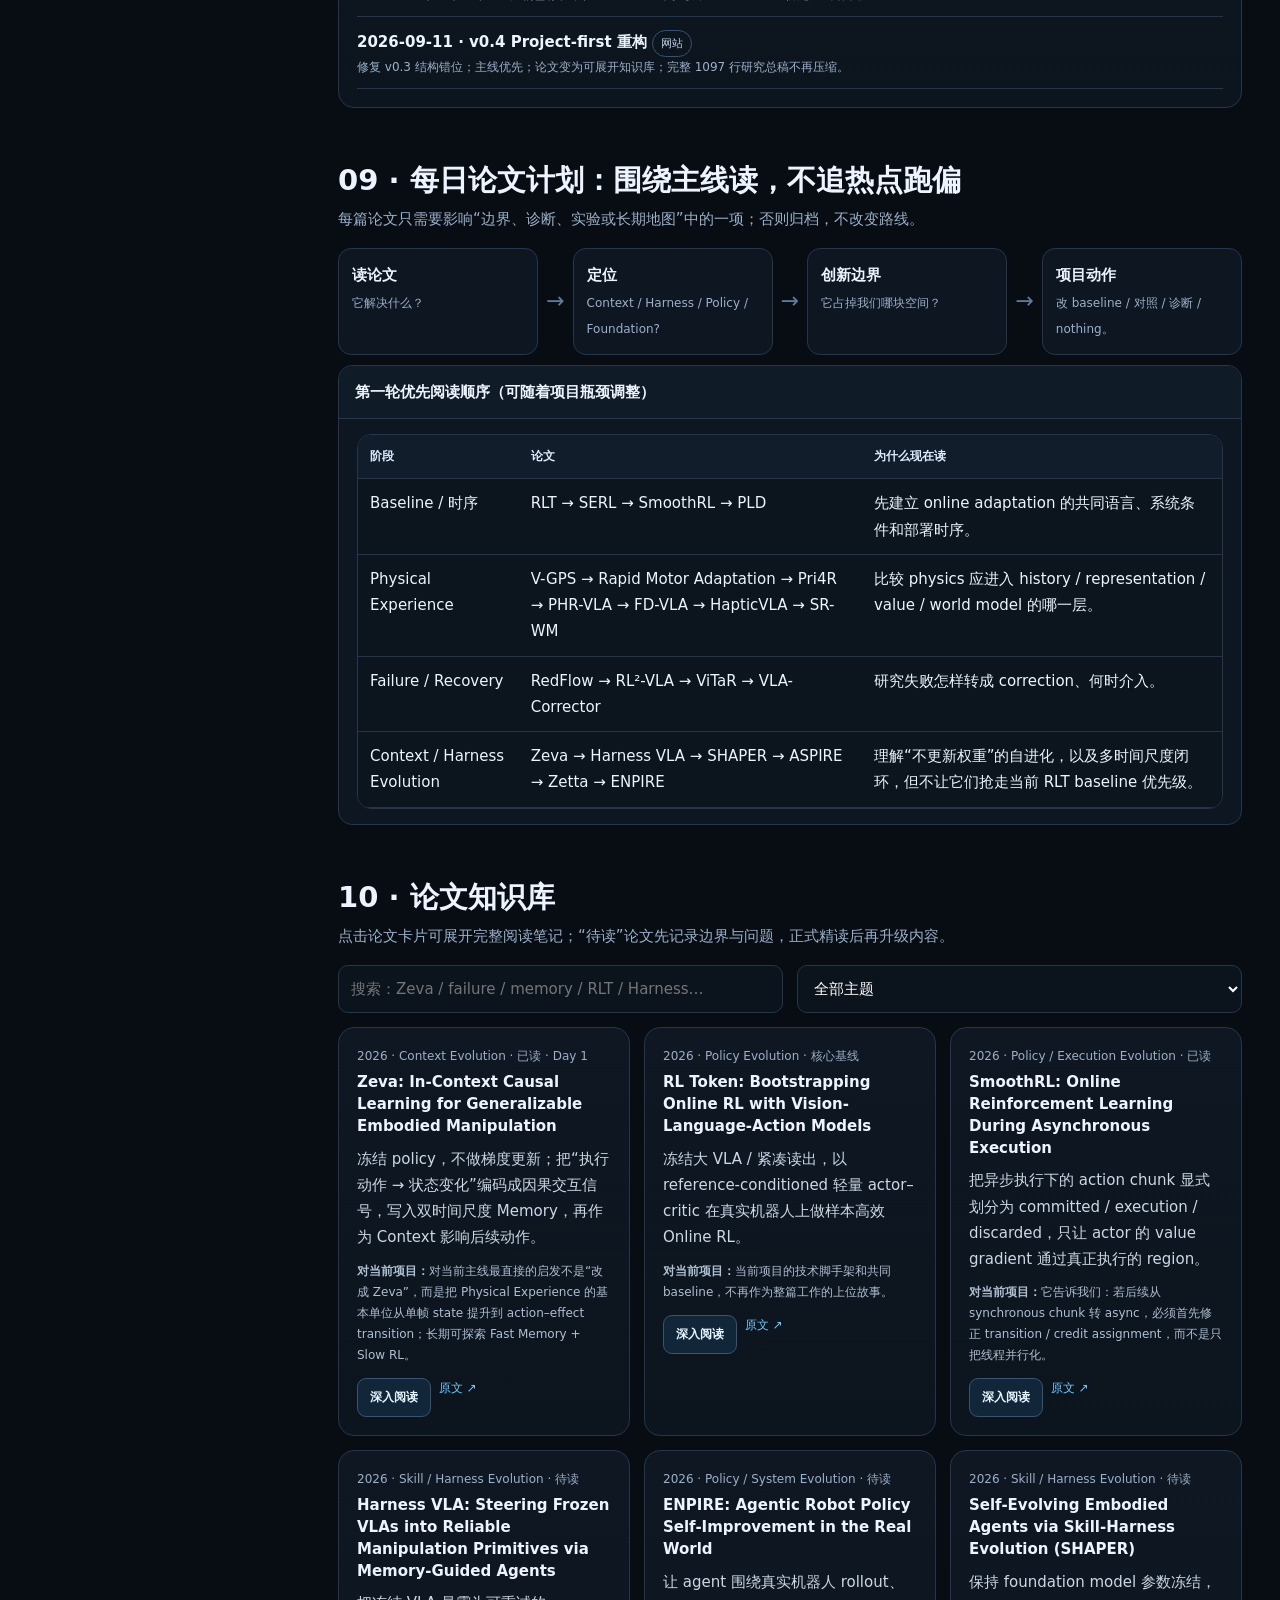
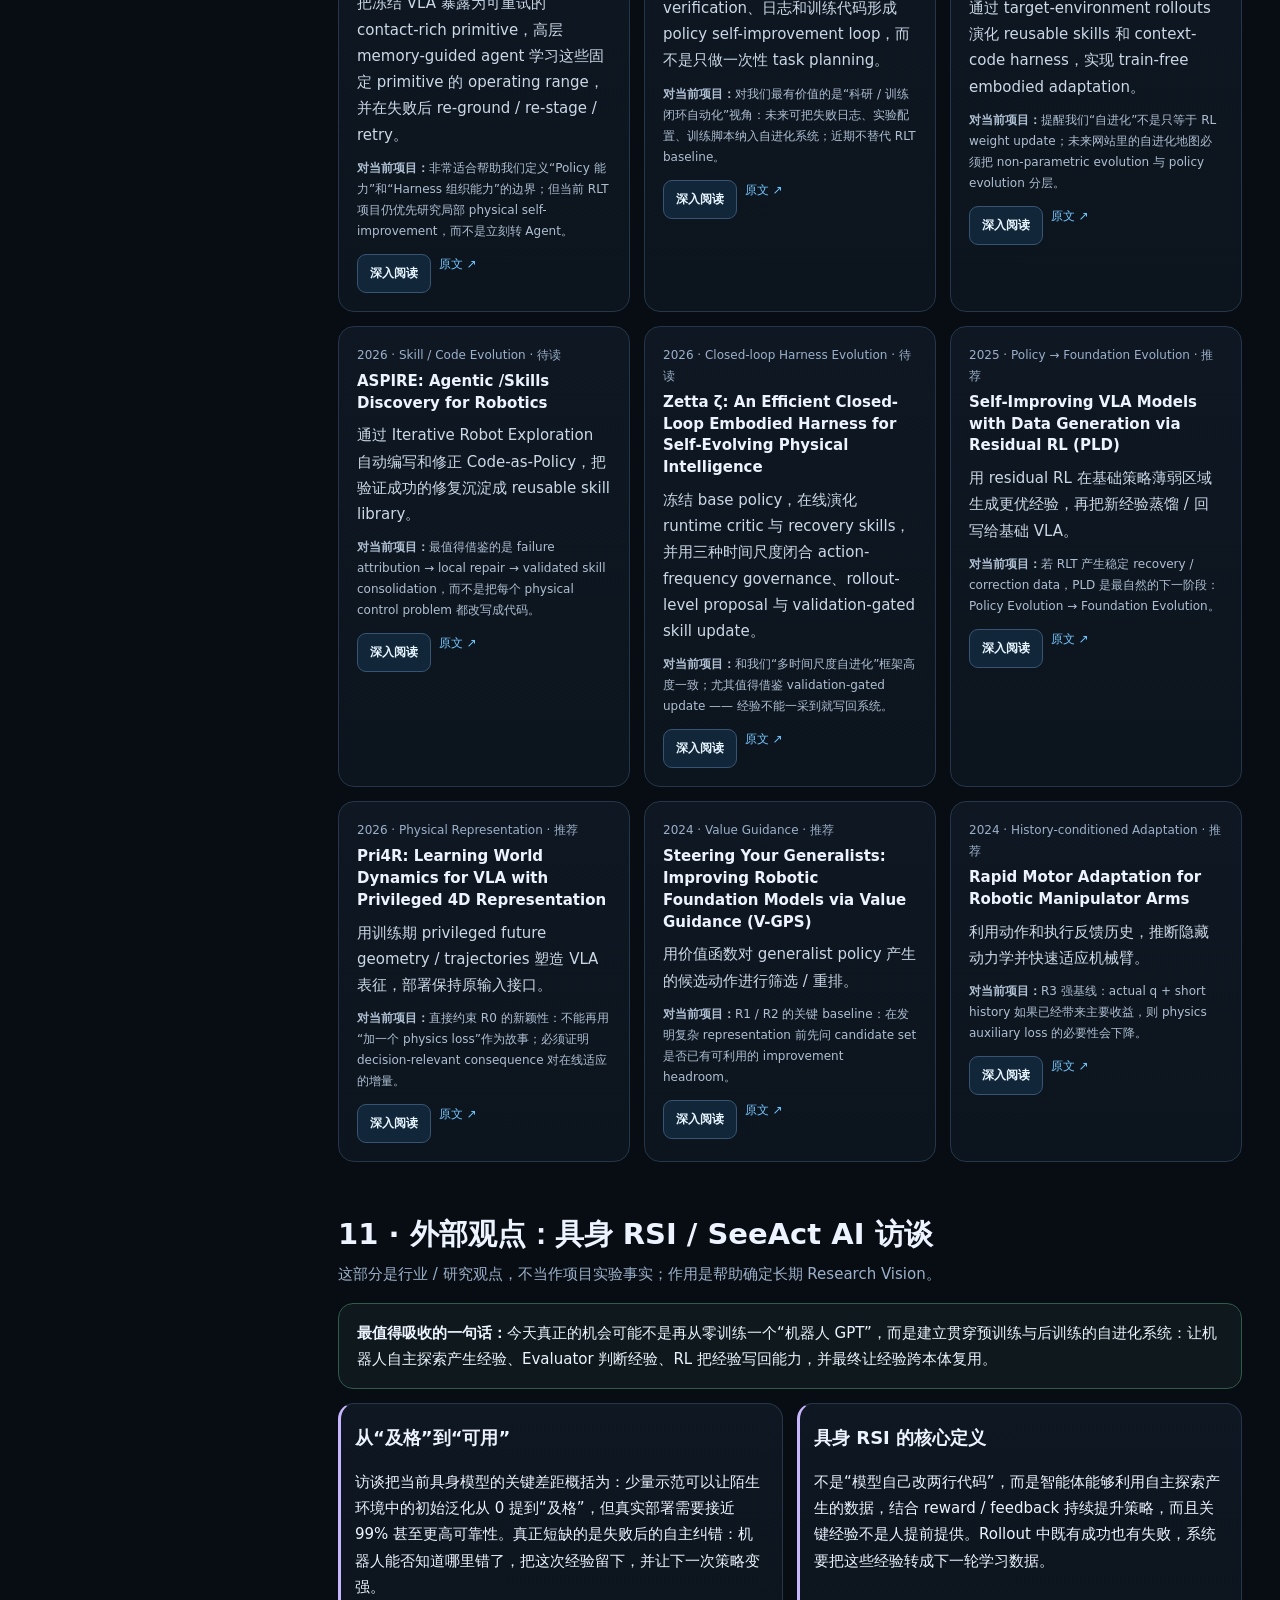
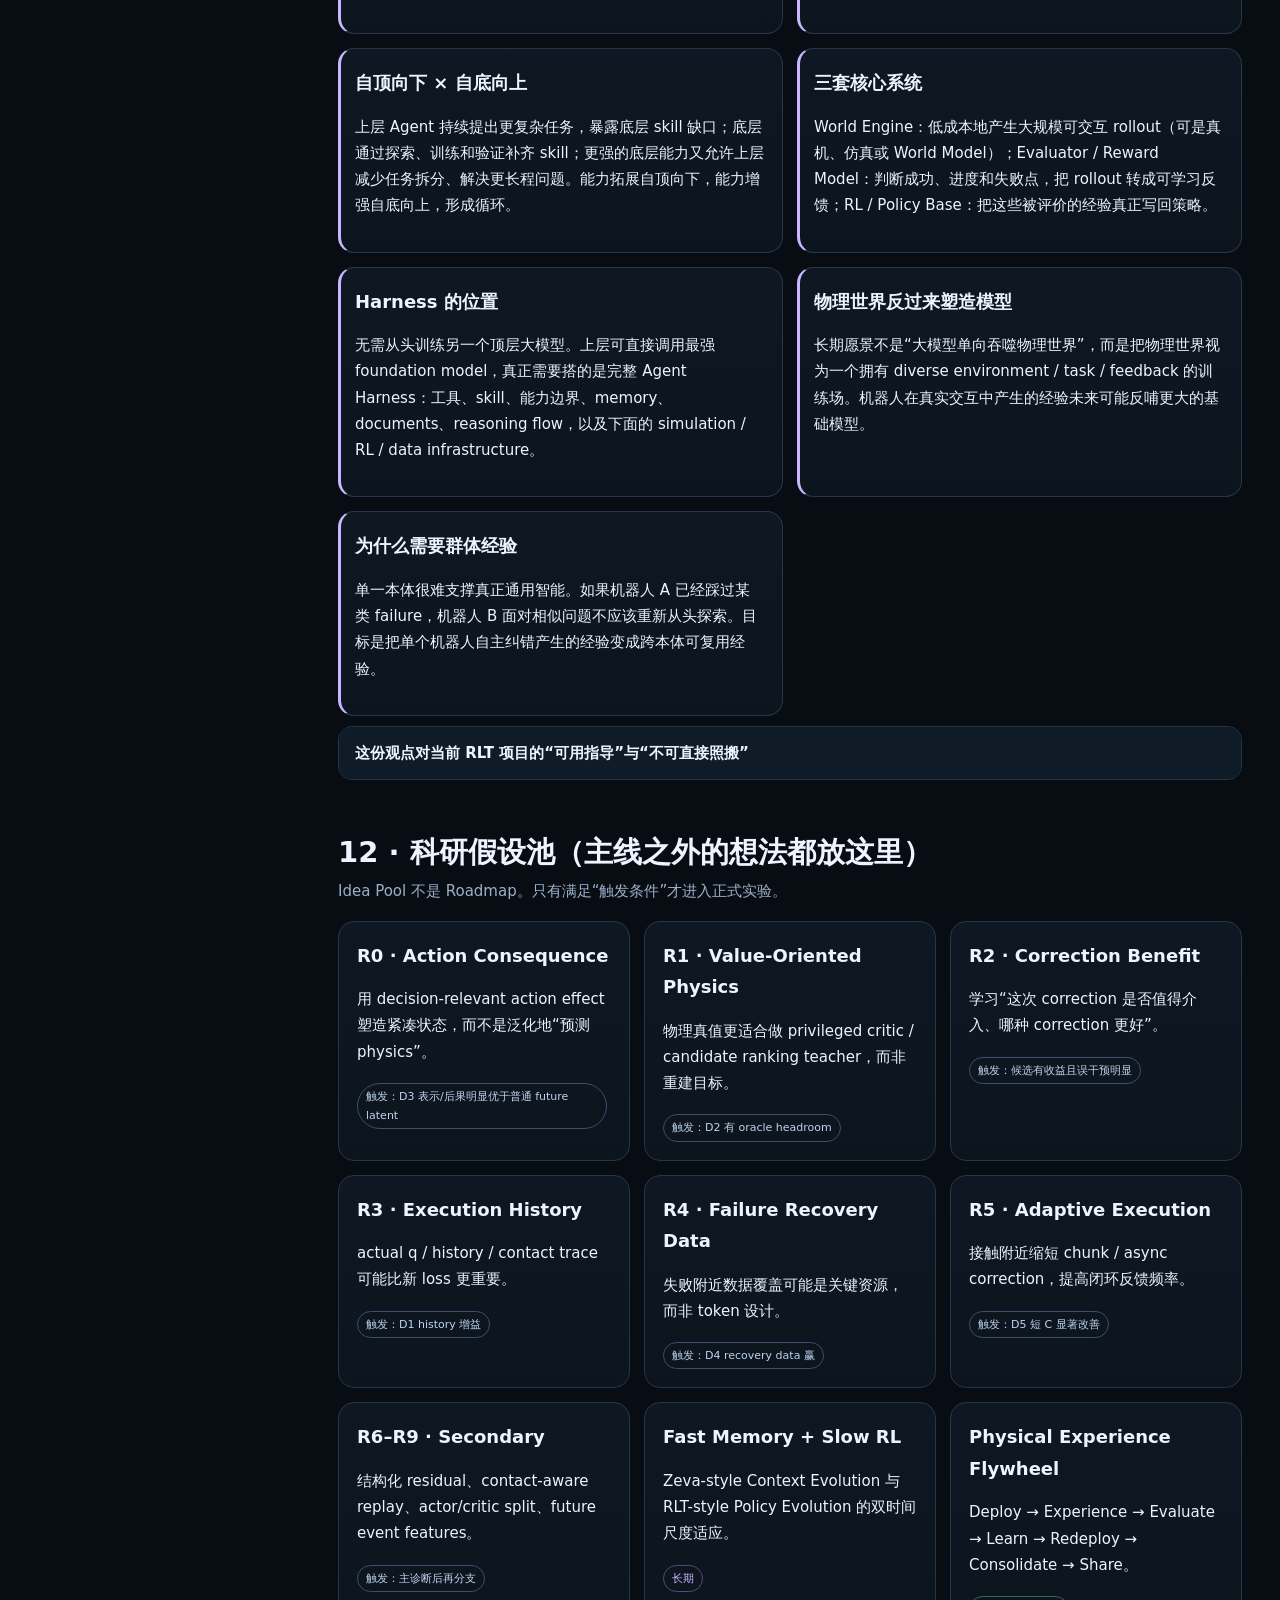
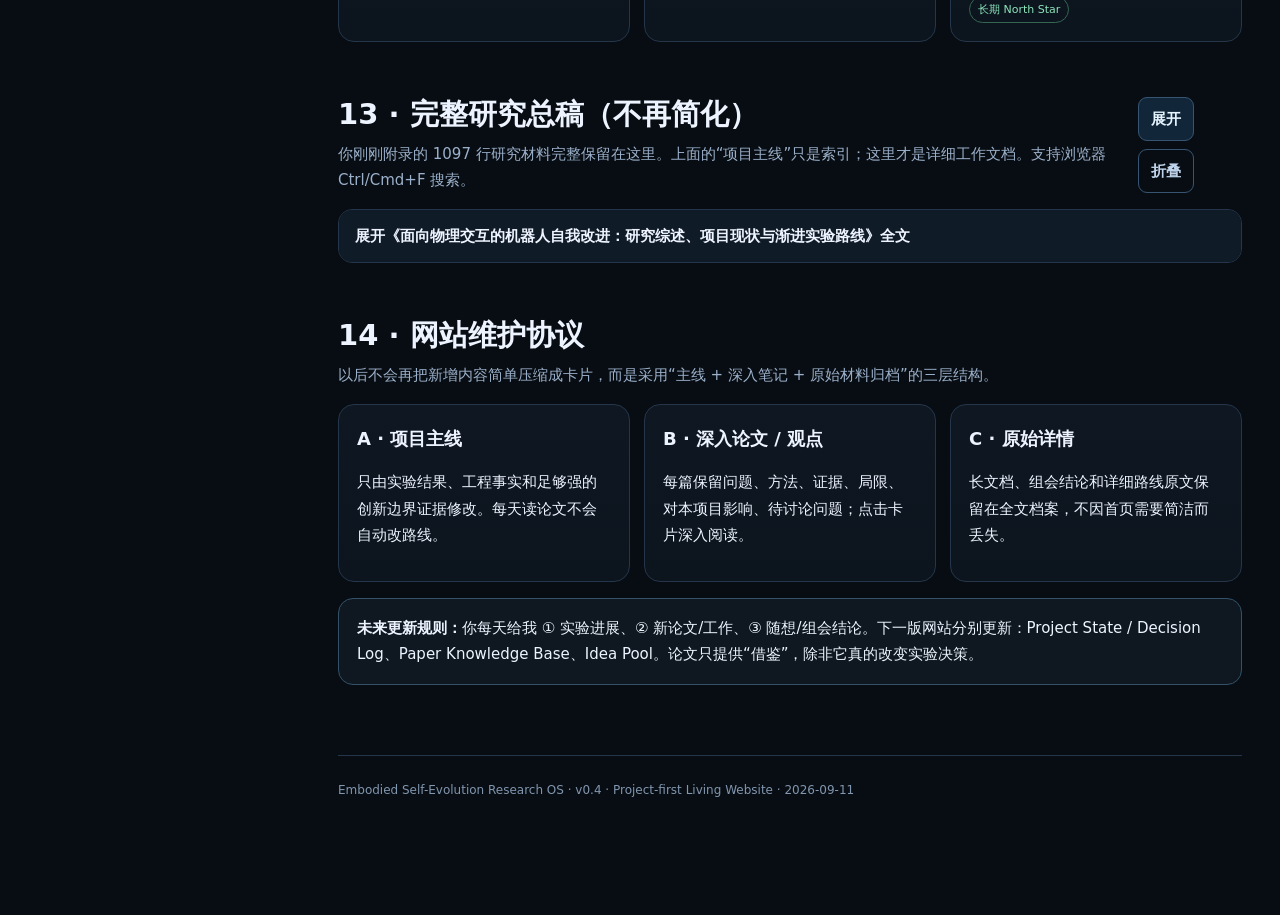
<file: archive/v0.4-original.html>
<!doctype html>
<html lang="zh-CN">
<head>
<meta charset="utf-8">
<meta name="viewport" content="width=device-width,initial-scale=1">
<title>Embodied Self-Evolution Research OS v0.4</title>
<style>
:root {
  --bg:#080d13; --panel:#0f1722; --panel2:#121d2a; --line:#25364b;
  --text:#edf4ff; --muted:#9bb0ca; --blue:#74c7ff; --green:#8ce5bb;
  --purple:#c8b6ff; --yellow:#f7d97c; --red:#ff9eaa; --sidebar:300px;
}
*{box-sizing:border-box}
html{scroll-behavior:smooth}
body{margin:0;background:var(--bg);color:var(--text);font:15px/1.75 Inter,ui-sans-serif,system-ui,-apple-system,"Segoe UI","PingFang SC","Microsoft YaHei",sans-serif}
a{color:var(--blue);text-decoration:none} a:hover{text-decoration:underline}
button,input,textarea,select{font:inherit}
.sidebar{position:fixed;left:0;top:0;bottom:0;width:var(--sidebar);overflow-y:auto;background:#090e15;border-right:1px solid var(--line);padding:24px 18px;z-index:50}
.brand{font-weight:850;font-size:22px;line-height:1.35;margin-bottom:6px}
.sub{font-size:12px;color:var(--muted);margin-bottom:22px}
.nav-group{margin:18px 0 8px;color:#6f86a4;font-size:11px;text-transform:uppercase;letter-spacing:1.2px}
.nav a{display:block;padding:8px 10px;border-radius:9px;color:#c9d7e8;font-size:14px}
.nav a:hover,.nav a.active{background:#172336;color:white;text-decoration:none}
.main{margin-left:var(--sidebar);min-height:100vh}
.wrap{max-width:1320px;margin:0 auto;padding:38px 38px 90px}
section{scroll-margin-top:24px;margin:0 0 54px}
.hero{background:linear-gradient(135deg,rgba(116,199,255,.10),rgba(200,182,255,.07),rgba(140,229,187,.04));border:1px solid var(--line);border-radius:24px;padding:34px}
.kicker{font-size:12px;color:var(--green);font-weight:800;letter-spacing:1.6px;text-transform:uppercase}
h1{font-size:44px;line-height:1.14;margin:10px 0 12px;letter-spacing:-.8px}
h2{font-size:29px;line-height:1.25;margin:0 0 8px}
h3{font-size:18px;margin:0 0 9px}
h4{font-size:15px;margin:16px 0 6px}
.desc{color:var(--muted);max-width:900px}
.callout{border:1px solid #335268;background:rgba(116,199,255,.06);padding:16px 18px;border-radius:15px;margin-top:16px}
.callout.green{border-color:#2e5b4a;background:rgba(140,229,187,.05)}
.callout.warn{border-color:#695b2e;background:rgba(247,217,124,.05)}
.grid{display:grid;gap:14px}
.g2{grid-template-columns:repeat(2,minmax(0,1fr))}
.g3{grid-template-columns:repeat(3,minmax(0,1fr))}
.g4{grid-template-columns:repeat(4,minmax(0,1fr))}
.card{min-width:0;border:1px solid var(--line);background:linear-gradient(180deg,var(--panel),#0c141e);border-radius:16px;padding:18px;overflow-wrap:anywhere}
.metric{font-size:30px;font-weight:850}
.small{font-size:12px;color:var(--muted)}
.tag{display:inline-block;border:1px solid #39516e;padding:3px 8px;border-radius:999px;font-size:11px;margin:3px 4px 0 0;color:#bed3eb}
.tag.green{border-color:#356752;color:var(--green)} .tag.purple{border-color:#564b78;color:var(--purple)} .tag.yellow{border-color:#6f6030;color:var(--yellow)} .tag.red{border-color:#70424a;color:var(--red)}
.section-head{display:flex;align-items:flex-end;justify-content:space-between;gap:16px;margin-bottom:16px}
.toolbar{display:flex;gap:8px;flex-wrap:wrap}
.btn{border:1px solid #375573;background:#12263a;color:#e7f5ff;padding:8px 12px;border-radius:9px;cursor:pointer;font-weight:700}
.btn:hover{background:#193550}
.btn.ghost{background:transparent;color:#bfd3eb}
input[type="search"],input[type="text"],textarea,select{width:100%;background:#0b131d;color:white;border:1px solid var(--line);border-radius:10px;padding:10px 12px;outline:none}
textarea{resize:vertical}
.table-wrap{overflow:auto;border:1px solid var(--line);border-radius:14px}
table{width:100%;border-collapse:collapse;min-width:760px;background:#0c141e}
th,td{border-bottom:1px solid var(--line);padding:11px 12px;text-align:left;vertical-align:top}
th{position:sticky;top:0;background:#111d2a;color:#dcecff;font-size:12px}
details{border:1px solid var(--line);background:#0d1621;border-radius:14px;margin:10px 0;overflow:hidden}
summary{cursor:pointer;padding:13px 16px;font-weight:800;background:#101b28;list-style:none}
summary::-webkit-details-marker{display:none}
details[open] summary{border-bottom:1px solid var(--line)}
.details-body{padding:15px 18px}
.timeline{border-left:2px solid #2d425a;margin:12px 0 0 8px;padding-left:22px}
.t{position:relative;margin:0 0 18px}
.t:before{content:"";position:absolute;left:-30px;top:8px;width:12px;height:12px;border-radius:50%;background:var(--blue);box-shadow:0 0 0 4px #0b1119}
.t-date{font-size:11px;color:var(--green);font-weight:800}
.t-title{font-weight:800}
.t-body{color:#becddd}
.status{font-size:11px;padding:3px 7px;border-radius:999px;background:#17304a;color:var(--blue)}
.status.todo{background:#332a13;color:var(--yellow)} .status.done{background:#123429;color:var(--green)}
.paper-grid{display:grid;grid-template-columns:repeat(3,minmax(0,1fr));gap:14px}
.paper{cursor:pointer;transition:.18s transform,.18s border-color}
.paper:hover{transform:translateY(-2px);border-color:#466887}
.paper-title{font-weight:850;line-height:1.45;margin:5px 0 8px}
.paper-one{color:#cbd8e7}
.paper-rel{font-size:12px;color:#aebfd2;margin-top:10px}
.paper-actions{display:flex;gap:8px;margin-top:12px}
.paper-actions a,.paper-actions button{font-size:12px}
.guardrail{display:grid;grid-template-columns:repeat(4,minmax(0,1fr));gap:10px}
.guardrail .step{border:1px solid var(--line);border-radius:13px;padding:13px;background:#0d1621}
.step b{color:var(--green)}
.flowline{display:flex;align-items:stretch;gap:8px;flex-wrap:wrap}
.flowbox{flex:1;min-width:160px;border:1px solid var(--line);border-radius:13px;padding:13px;background:#0d1621}
.arrow{display:flex;align-items:center;color:#607c9a;font-size:22px}
.master-doc{max-height:76vh;overflow:auto;padding:22px;background:#0b121a}
.master-doc h1,.master-doc h2,.master-doc h3{scroll-margin-top:20px}
.master-doc h1{font-size:30px} .master-doc h2{font-size:24px;margin-top:32px;border-top:1px solid var(--line);padding-top:24px} .master-doc h3{font-size:18px;margin-top:24px}
.master-doc p,.master-doc li{color:#c7d4e3}
.master-doc blockquote{border-left:3px solid var(--blue);margin-left:0;padding:4px 14px;color:#dcecff;background:#0f1a26}
.master-doc code{background:#101d2a;padding:2px 5px;border-radius:5px}
.master-doc pre{overflow:auto;background:#071019;border:1px solid var(--line);padding:12px;border-radius:10px}
.master-doc table{min-width:680px}
.perspective{border-left:3px solid var(--purple);padding-left:14px}
.modal{display:none;position:fixed;inset:0;background:rgba(0,0,0,.72);z-index:100;align-items:flex-start;justify-content:center;padding:4vh 16px;overflow:auto}
.modal.open{display:flex}
.modal-card{width:min(980px,100%);background:#0c141e;border:1px solid #3a526e;border-radius:18px;box-shadow:0 30px 90px rgba(0,0,0,.5);overflow:hidden}
.modal-head{display:flex;justify-content:space-between;gap:16px;padding:18px 20px;border-bottom:1px solid var(--line);position:sticky;top:0;background:#0c141e;z-index:2}
.modal-body{padding:22px}
.close{background:transparent;border:0;color:#b7c7db;font-size:24px;cursor:pointer}
.note-box{border:1px dashed #425772;border-radius:13px;padding:14px;background:#0a1119}
.footer{border-top:1px solid var(--line);margin-top:70px;padding:24px 0;color:#8196af;font-size:12px}
.mobilebar{display:none}
@media(max-width:980px){
  :root{--sidebar:0px}
  .sidebar{display:none} .main{margin-left:0} .wrap{padding:22px 16px 60px}
  .mobilebar{display:flex;position:sticky;top:0;z-index:40;background:rgba(8,13,19,.94);backdrop-filter:blur(10px);border-bottom:1px solid var(--line);padding:10px 14px;justify-content:space-between}
  .g4,.g3,.g2,.paper-grid,.guardrail{grid-template-columns:1fr}
  h1{font-size:34px} .hero{padding:24px}
}
</style>
</head>
<body>
<div class="mobilebar"><b>Self-Evolution Research OS</b><a href="#project-core">项目主线</a></div>
<aside class="sidebar">
  <div class="brand">Embodied Self-Evolution<br>Research OS</div>
  <div class="sub">具身智能自进化 · Project-first · v0.4</div>
  <nav class="nav">
    <div class="nav-group">主线</div>
    <a href="#home">总览</a>
    <a href="#project-core">科研项目主线</a>
    <a href="#state">项目状态</a>
    <a href="#baseline">Baseline 契约</a>
    <a href="#platforms">双环境与任务</a>
    <a href="#diagnosis">诊断 → 决策</a>
    <a href="#self-improve">自我改进协议</a>
    <a href="#plan">近期行动</a>
    <div class="nav-group">持续更新</div>
    <a href="#experiment-log">每日实验进度</a>
    <a href="#paper-program">论文阅读计划</a>
    <a href="#papers">论文知识库</a>
    <a href="#perspectives">外部观点 / RSI</a>
    <a href="#ideas">科研假设池</a>
    <div class="nav-group">详细资料</div>
    <a href="#master-note">完整研究总稿</a>
    <a href="#maintenance">维护协议</a>
  </nav>
  <div class="note-box small" style="margin-top:20px">
    <b>主线守则</b><br>
    新论文默认只用于“借鉴 / 边界 / 对照”，不会自动改研究主线。只有实验或强近邻证据改变了项目判断，才更新主线。
  </div>
</aside>

<main class="main"><div class="wrap">

<section id="home" class="hero">
  <div class="kicker">Living Research Website · v0.4 · 2026-09-11</div>
  <h1>面向物理交互的<br>机器人自我改进</h1>
  <p class="desc" style="font-size:17px">
    这是这个聊天框的“科研操作系统”，不是论文收藏夹。所有论文、随想、工程进度都围绕同一条主线：
    <b>机器人如何把一次真实物理经历，转化为下一次更好的行动，并最终形成可持续复用的经验闭环？</b>
  </p>
  <div class="callout green">
    <b>当前阶段目标：</b>以 RLT 为技术起点，在 RoboTwin / RoboTwin2 与 RoboDojo 建立覆盖不同接触机制的可重复 baseline；
    先完成 reference → RLT → failure diagnosis，再让实验决定究竟推进 consequence representation、value、history、failure recovery 还是 execution scheduling。
  </div>
</section>

<section id="project-core">
  <div class="section-head"><div><h2>01 · 科研项目主线</h2><div class="desc">论文阅读服务于项目，不能让“今天读到什么”把主线带偏。</div></div></div>

  <div class="guardrail">
    <div class="step"><b>① Baseline</b><br>先让 π0.5 reference + RLT-π0.5-adapted 在多任务上可重复。</div>
    <div class="step"><b>② Diagnose</b><br>区分 representation / observability / candidate / data / execution 的真正瓶颈。</div>
    <div class="step"><b>③ One Hypothesis</b><br>只升级 1–2 个有证据的方向，不同时堆 WAM、Streaming、Agent、Physical Token。</div>
    <div class="step"><b>④ Self-Improvement</b><br>旧策略 → 新经验 → 更新 → 独立评估提升；再讨论多轮积累和经验回写。</div>
  </div>

  <div class="grid g2" style="margin-top:16px">
    <div class="card">
      <h3>长期 Research Vision</h3>
      <p><b>Physically Grounded Self-Improving Robot Policies</b></p>
      <p>让机器人依靠真实执行中的接触、后果、失败与恢复，持续获得新能力，而不是长期依赖人重新示范、重新标注、重新训练。</p>
    </div>
    <div class="card">
      <h3>近期可验证问题</h3>
      <p><b>在固定或主要固定基础 VLA 时，哪些 Physical Experience、数据选择和轻量更新机制真正改善精细操作的在线适应？</b></p>
      <p class="small">表示、critic、动作参数化、数据采集和执行时机均是候选答案，不预设 Physical Token 是答案。</p>
    </div>
  </div>

  <div class="callout warn">
    <b>研究叙事边界：</b>“Physical”必须落到可测行为：接触 / 几何约束、动力学变化适应、失败后基于实际后果修正。
    “Self-Evolution”近期先写成更严格的 Self-Improvement / Online Adaptation；只有出现多轮积累、能力保持和清楚的人类投入核算后，才升级持续自进化主张。
  </div>
</section>

<section id="state">
  <div class="section-head"><div><h2>02 · 当前项目状态</h2><div class="desc">只写“已有产物”和“已验收事实”；训练文件存在 ≠ 策略已通过 reference 评估。</div></div></div>
  <div class="grid g4">
    <div class="card"><div class="metric">50</div><div class="small">hammer 成功示教 episodes</div></div>
    <div class="card"><div class="metric">7,884</div><div class="small">LeRobot transitions</div></div>
    <div class="card"><div class="metric">7,620</div><div class="small">记录中的有效 physics transitions</div></div>
    <div class="card"><div class="metric">20k</div><div class="small">π0.5 SFT 最终 checkpoint 已生成；reference 待验收</div></div>
  </div>

  <div class="timeline">
    <div class="t"><div class="t-date">DONE</div><div class="t-title">Hammer bring-up / 数据 / Physics Sidecar</div><div class="t-body">原生 RoboTwin 基础环境、三相机、14D 接口、成功示教、数据转换与物理 sidecar 已经构成第一套工程资产。</div></div>
    <div class="t"><div class="t-date">PARTIAL</div><div class="t-title">π0.5 SFT</div><div class="t-body">5k / 10k / 15k / 20k checkpoint 与退出记录存在；下一步不是继续想新算法，而是加载并完成 full rollout reference 验收。</div></div>
    <div class="t"><div class="t-date">NOW</div><div class="t-title">选择共同 Reference + 形成 Failure Profile</div><div class="t-body">按固定开发 seeds 比较 checkpoints，并记录抓锤、抬起、接近、接触、掉落、完成耗时和最早失败阶段。</div></div>
    <div class="t"><div class="t-date">NEXT GATE</div><div class="t-title">RLT Baseline</div><div class="t-body">当前没有正式可引用的 RLT baseline 结果。Physical Token / streaming / WAM 仍属于研究候选，不得写成已完成收益。</div></div>
  </div>
</section>

<section id="baseline">
  <div class="section-head"><div><h2>03 · Baseline 契约</h2><div class="desc">以后任何算法改进都必须站在一个定义清楚、可重复、预算公平的共同基线上。</div></div></div>
  <div class="grid g2">
    <div class="card"><h3>RLT-π0.5-adapted <span class="status">目标主基线</span></h3><p>尽量保留 RLT 原论文读出、reference conditioning、动作锚定 / dropout 和 chunk-TD 语义，只把 π0.6 / 原机器人替换成当前 π0.5 / 目标环境。</p></div>
    <div class="card"><h3>Local-Residual <span class="status todo">本地工程变体</span></h3><p>加法 residual、K=1 或历史切换逻辑可作为 bring-up / 实用对照，但必须独立命名，不能用“RLT”掩盖动作参数化差异。</p></div>
  </div>
  <details open><summary>必须核对的 10 项 Baseline Contract</summary><div class="details-body">
    <div class="table-wrap"><table>
      <tr><th>核查项</th><th>必须回答</th></tr>
      <tr><td>基础模型</td><td>π0.5 checkpoint、SFT 数据与训练量是什么？</td></tr>
      <tr><td>读出</td><td>从哪层 hidden states 取？encoder / decoder / dim / reconstruction 如何定义？</td></tr>
      <tr><td>梯度</td><td>Stage 1 哪些参数更新？Online 阶段冻结哪些？</td></tr>
      <tr><td>Actor</td><td>完整 chunk 还是 residual？exploration、action limit、reference dropout？</td></tr>
      <tr><td>Critic</td><td>状态、动作、target network、TD backup 与原文有何差异？</td></tr>
      <tr><td>时间</td><td>预测 H、实际执行 C、control Hz、policy decision Hz、observation return frequency？</td></tr>
      <tr><td>数据</td><td>demo / reference / RL rollout / intervention 如何进入 replay？</td></tr>
      <tr><td>奖励</td><td>success、terminal、timeout、shaping 如何定义？</td></tr>
      <tr><td>接管</td><td>全程 RL / critical phase / base-prefix + RL？切换是否使用 privileged information？</td></tr>
      <tr><td>验证</td><td>train/eval seeds、checkpoint selection、控制步 / 决策次数 / wall-clock / VLA 调用预算如何对齐？</td></tr>
    </table></div>
  </div></details>
  <div class="callout"><b>Baseline 完成 ≠ smoke。</b>必须同时有 reference / RLT 独立评估、可解释 learning curve、train/eval seeds、checkpoint/config、episode-level raw result、失败视频，以及没有未解释的 action / timing / input 差异。</div>
</section>

<section id="platforms">
  <div class="section-head"><div><h2>04 · 双环境与任务协议</h2><div class="desc">RoboTwin2 用于高效迭代，RoboDojo 用于 Precision / Generalization / 外部有效性；先建立接口再扩规模。</div></div></div>
  <div class="grid g2">
    <div class="card"><h3>RoboTwin / RoboTwin2</h3><p>先利用已经打通的 hammer 完成 reference + RLT；同时抽象统一 task adapter，再迁移第二个 contact 机制任务。平台升级本身不能被误写成算法提升。</p></div>
    <div class="card"><h3>RoboDojo：两层里程碑</h3><p><b>Dojo-Eval：</b>策略加载、obs/action contract、完整 episode、可重复结果。</p><p><b>Dojo-RL：</b>reset/step、逐 transition、reward/termination、learner update、weight sync、training evaluation。</p></div>
  </div>
  <details><summary>首批任务矩阵与为什么选它们</summary><div class="details-body">
    <div class="table-wrap"><table>
      <tr><th>任务族</th><th>物理机制</th><th>主要研究价值</th><th>进入正式实验前必须检查</th></tr>
      <tr><td>beat_block_hammer</td><td>tool / impact</td><td>已有资产、接触建立、动作动态</td><td>官方 success 不能单独证明冲击质量；另记 contact timing / velocity / drop</td></tr>
      <tr><td>click_bell</td><td>point contact</td><td>局部对准、换任务工程成本</td><td>是否过易、reward 是否真的刻画接触</td></tr>
      <tr><td>Insert Tubes / Plug In Charger</td><td>precision insertion</td><td>“最后几毫米”的 contact-rich correction</td><td>碰撞几何、穿透、吸附、容差、插入深度、success logic</td></tr>
      <tr><td>Push T</td><td>sustained contact / friction</td><td>非抓持持续接触和物体运动</td><td>是否真受 friction / contact dynamics 影响</td></tr>
      <tr><td>Fasten Screws / Insert Key</td><td>orientation / constraint</td><td>方向约束与工具交互</td><td>task name 不等于真实螺纹 / 力学模型</td></tr>
    </table></div>
  </div></details>
</section>

<section id="diagnosis">
  <div class="section-head"><div><h2>05 · Baseline 之后：先诊断，再选方法</h2><div class="desc">不要把所有失败都解释成“RLT 不懂物理”。</div></div></div>
  <div class="flowline">
    <div class="flowbox"><b>Failure Profile</b><br><span class="small">最早从哪一步开始失败？</span></div><div class="arrow">→</div>
    <div class="flowbox"><b>Oracle Headroom</b><br><span class="small">同状态附近是否存在更好 correction？</span></div><div class="arrow">→</div>
    <div class="flowbox"><b>Information Test</b><br><span class="small">普通 obs、actual state、history、physics labels 谁带来增量？</span></div><div class="arrow">→</div>
    <div class="flowbox"><b>Only Then</b><br><span class="small">升级 1–2 个候选方向。</span></div>
  </div>
  <div class="table-wrap" style="margin-top:16px"><table>
    <tr><th>实验</th><th>最小设计</th><th>核心问题</th><th>可能的路线决定</th></tr>
    <tr><td>D1 · 输入与历史</td><td>command target → + actual q → + short history</td><td>缺“物理知识”还是根本没看到真实执行？</td><td>若 history 大幅提升 → R3 优先</td></tr>
    <tr><td>D2 · 候选可改善空间</td><td>同状态：不修正 + 少量合法 candidates；follow-up policy 固定</td><td>reference 附近有没有 correction headroom？</td><td>若无 → 先改动作空间 / recovery data</td></tr>
    <tr><td>D3 · 监督用途</td><td>同特征/数据/容量：reconstruction vs future latent vs physical consequence vs correction benefit</td><td>physics 应进入哪里？</td><td>representation / value / benefit 三选一</td></tr>
    <tr><td>D4 · 数据覆盖</td><td>相同新增预算：普通 expert vs failure-recovery</td><td>改进是算法还是终于看到了失败附近？</td><td>若 recovery data 占主因 → data flywheel</td></tr>
    <tr><td>D5 · 执行长度</td><td>C=1/5/10；记录 control Hz / VLA calls / actual executed range</td><td>反馈是不是太慢？</td><td>若短 C 解决大头 → adaptive execution 强基线</td></tr>
  </table></div>
</section>

<section id="self-improve">
  <div class="section-head"><div><h2>06 · “自进化”如何变成实验</h2><div class="desc">把宏观愿景拆成三个可测的改进机制。</div></div></div>
  <div class="grid g3">
    <div class="card"><h3>Context Adaptation</h3><p>参数不变，改变 history / memory / context。</p><span class="tag">Zeva</span></div>
    <div class="card"><h3>Online Policy Adaptation</h3><p>更新 lightweight actor / critic / readout。</p><span class="tag green">RLT</span><span class="tag green">SmoothRL</span></div>
    <div class="card"><h3>Experience Consolidation</h3><p>把已验证的新经验回写基础 VLA，并检查旧能力保持。</p><span class="tag purple">PLD</span></div>
  </div>
  <details open><summary>最小多轮 Self-Improvement Protocol</summary><div class="details-body">
    <ol>
      <li>预先冻结 task set、开发条件、final test 和总交互预算。</li>
      <li>Round 0 保存 base policy 与独立评估。</li>
      <li>每一轮各方法获得相同新增交互预算，记录 success / failure / recovery / human intervention。</li>
      <li>更新后只在本轮未参与训练的 initial states / conditions 上评估。</li>
      <li>至少观察数轮趋势，并每一轮回测旧任务 / 旧 dynamics，量化遗忘。</li>
    </ol>
    <p><b>核心指标：</b>每单位新增交互收益、恢复成功率、无效干预比例、旧能力下降、总采集 / 人工 / 计算成本。</p>
  </div></details>
  <div class="callout warn"><b>远期触发而非必经：</b>共享表示（至少两个任务有同类收益）｜蒸馏回 VLA（已产生稳定高质量 recovery data）｜严格 streaming（replay 约束成为真实瓶颈）｜完整 WAM（局部后果预测已经证明长时预测必要）｜Agent/Skill 演化（失败主要来自任务分解/调用而非局部控制）。</div>
</section>

<section id="plan">
  <div class="section-head"><div><h2>07 · 近期行动</h2><div class="desc">按“可检查产物”推进，而不是按漂亮故事推进。</div></div></div>
  <div class="table-wrap"><table>
    <tr><th>Priority</th><th>行动</th><th>必须留下的产物</th><th>它决定什么</th></tr>
    <tr><td>P0</td><td>评估 hammer SFT checkpoints</td><td>reference success + 阶段画像 + 视频 + 选模记录</td><td>基础策略是否可用、RL 从哪里开始</td></tr>
    <tr><td>P1</td><td>审计 RLT 与本地实现差异，完成首任务 baseline</td><td>差异表 + smoke + learning curve + eval</td><td>共同 baseline 的定义</td></tr>
    <tr><td>P2</td><td>第二个 RoboTwin contact task</td><td>统一入口 / logging / metrics</td><td>方法是否绑死 hammer</td></tr>
    <tr><td>P3</td><td>RoboDojo Dojo-Eval</td><td>obs/action contract + reference result</td><td>Precision benchmark 是否适用</td></tr>
    <tr><td>P4</td><td>RoboDojo Dojo-RL</td><td>online learner short run + sync log</td><td>双环境 online baseline 是否成立</td></tr>
    <tr><td>P5</td><td>从 failure profile 选择 D1–D5</td><td>实验卡 + 结果 + 决策</td><td>只推进 1–2 个主候选</td></tr>
  </table></div>
  <div class="callout"><b>每次组会只回答三件事：</b>① 新增的可信事实是什么？② 下一项最小实验能排除哪种解释？③ 哪些想法本周不做，它们的触发条件是什么？</div>
</section>

<section id="experiment-log">
  <div class="section-head"><div><h2>08 · 每日科研 / 实验进度</h2><div class="desc">这里维护“做了什么、证据在哪、改变了什么判断”。聊天中的正式更新会写进下一版；下方也可在本浏览器临时记录。</div></div><div class="toolbar"><button class="btn ghost" onclick="exportLogs('md')">导出 Markdown</button><button class="btn ghost" onclick="exportLogs('json')">导出 JSON</button></div></div>
  <div class="grid g2">
    <div class="card">
      <h3>新增临时记录</h3>
      <input id="logTitle" type="text" placeholder="例如：Hammer 20k checkpoint 首轮评估">
      <div style="height:8px"></div>
      <select id="logType"><option>实验</option><option>工程</option><option>论文</option><option>组会决策</option><option>研究假设</option></select>
      <div style="height:8px"></div>
      <textarea id="logBody" rows="6" placeholder="事实 / 结果 / 证据 / 下一步。不要只写“跑了实验”。"></textarea>
      <div style="height:8px"></div><button class="btn" onclick="addLog()">保存到浏览器</button>
    </div>
    <div class="card">
      <h3>正式进度模板</h3>
      <p><b>事实：</b>实际运行 / 阅读得到什么？</p>
      <p><b>证据：</b>checkpoint、日志、video、table、论文 section。</p>
      <p><b>解释：</b>支持 / 削弱哪个假设？</p>
      <p><b>下一步：</b>最便宜的证伪实验是什么？</p>
    </div>
  </div>
  <div class="card" style="margin-top:14px"><div id="logList"></div></div>
</section>

<section id="paper-program">
  <div class="section-head"><div><h2>09 · 每日论文计划：围绕主线读，不追热点跑偏</h2><div class="desc">每篇论文只需要影响“边界、诊断、实验或长期地图”中的一项；否则归档，不改变路线。</div></div></div>
  <div class="flowline">
    <div class="flowbox"><b>读论文</b><br><span class="small">它解决什么？</span></div><div class="arrow">→</div>
    <div class="flowbox"><b>定位</b><br><span class="small">Context / Harness / Policy / Foundation?</span></div><div class="arrow">→</div>
    <div class="flowbox"><b>创新边界</b><br><span class="small">它占掉我们哪块空间？</span></div><div class="arrow">→</div>
    <div class="flowbox"><b>项目动作</b><br><span class="small">改 baseline / 对照 / 诊断 / nothing。</span></div>
  </div>
  <details open><summary>第一轮优先阅读顺序（可随着项目瓶颈调整）</summary><div class="details-body">
    <div class="table-wrap"><table>
      <tr><th>阶段</th><th>论文</th><th>为什么现在读</th></tr>
      <tr><td>Baseline / 时序</td><td>RLT → SERL → SmoothRL → PLD</td><td>先建立 online adaptation 的共同语言、系统条件和部署时序。</td></tr>
      <tr><td>Physical Experience</td><td>V-GPS → Rapid Motor Adaptation → Pri4R → PHR-VLA → FD-VLA → HapticVLA → SR-WM</td><td>比较 physics 应进入 history / representation / value / world model 的哪一层。</td></tr>
      <tr><td>Failure / Recovery</td><td>RedFlow → RL²-VLA → ViTaR → VLA-Corrector</td><td>研究失败怎样转成 correction、何时介入。</td></tr>
      <tr><td>Context / Harness Evolution</td><td>Zeva → Harness VLA → SHAPER → ASPIRE → Zetta → ENPIRE</td><td>理解“不更新权重”的自进化，以及多时间尺度闭环，但不让它们抢走当前 RLT baseline 优先级。</td></tr>
    </table></div>
  </div></details>
</section>

<section id="papers">
  <div class="section-head"><div><h2>10 · 论文知识库</h2><div class="desc">点击论文卡片可展开完整阅读笔记；“待读”论文先记录边界与问题，正式精读后再升级内容。</div></div></div>
  <div class="grid g2" style="margin-bottom:14px">
    <input id="paperSearch" type="search" placeholder="搜索：Zeva / failure / memory / RLT / Harness…">
    <select id="paperFilter"><option value="all">全部主题</option><option value="context">Context / Memory</option><option value="policy">Policy / RL</option><option value="physical">Physical / History</option><option value="execution">Execution</option><option value="failure">Failure / Data</option><option value="harness">Harness / Skills</option><option value="agent">Agentic Improvement</option></select>
  </div>
  <div id="paperGrid" class="paper-grid"></div>
</section>

<section id="perspectives">
  <div class="section-head"><div><h2>11 · 外部观点：具身 RSI / SeeAct AI 访谈</h2><div class="desc">这部分是行业 / 研究观点，不当作项目实验事实；作用是帮助确定长期 Research Vision。</div></div></div>
  <div class="callout green">
    <b>最值得吸收的一句话：</b>今天真正的机会可能不是再从零训练一个“机器人 GPT”，而是建立贯穿预训练与后训练的自进化系统：让机器人自主探索产生经验、Evaluator 判断经验、RL 把经验写回能力，并最终让经验跨本体复用。
  </div>
  <div class="grid g2" style="margin-top:14px">
    <div class="card perspective"><h3>从“及格”到“可用”</h3><p>访谈把当前具身模型的关键差距概括为：少量示范可以让陌生环境中的初始泛化从 0 提到“及格”，但真实部署需要接近 99% 甚至更高可靠性。真正短缺的是失败后的自主纠错：机器人能否知道哪里错了，把这次经验留下，并让下一次策略变强。</p></div><div class="card perspective"><h3>具身 RSI 的核心定义</h3><p>不是“模型自己改两行代码”，而是智能体能够利用自主探索产生的数据，结合 reward / feedback 持续提升策略，而且关键经验不是人提前提供。Rollout 中既有成功也有失败，系统要把这些经验转成下一轮学习数据。</p></div><div class="card perspective"><h3>自顶向下 × 自底向上</h3><p>上层 Agent 持续提出更复杂任务，暴露底层 skill 缺口；底层通过探索、训练和验证补齐 skill；更强的底层能力又允许上层减少任务拆分、解决更长程问题。能力拓展自顶向下，能力增强自底向上，形成循环。</p></div><div class="card perspective"><h3>三套核心系统</h3><p>World Engine：低成本地产生大规模可交互 rollout（可是真机、仿真或 World Model）；Evaluator / Reward Model：判断成功、进度和失败点，把 rollout 转成可学习反馈；RL / Policy Base：把这些被评价的经验真正写回策略。</p></div><div class="card perspective"><h3>Harness 的位置</h3><p>无需从头训练另一个顶层大模型。上层可直接调用最强 foundation model，真正需要搭的是完整 Agent Harness：工具、skill、能力边界、memory、documents、reasoning flow，以及下面的 simulation / RL / data infrastructure。</p></div><div class="card perspective"><h3>物理世界反过来塑造模型</h3><p>长期愿景不是“大模型单向吞噬物理世界”，而是把物理世界视为一个拥有 diverse environment / task / feedback 的训练场。机器人在真实交互中产生的经验未来可能反哺更大的基础模型。</p></div><div class="card perspective"><h3>为什么需要群体经验</h3><p>单一本体很难支撑真正通用智能。如果机器人 A 已经踩过某类 failure，机器人 B 面对相似问题不应该重新从头探索。目标是把单个机器人自主纠错产生的经验变成跨本体可复用经验。</p></div>
  </div>
  <details><summary>这份观点对当前 RLT 项目的“可用指导”与“不可直接照搬”</summary><div class="details-body">
    <p><b>可用：</b>强调 failure / recovery experience、reward/evaluator、经验闭环、跨任务/跨机器人复用；支持我们把“Physical Experience Flywheel”作为长期研究地图。</p>
    <p><b>不可直接照搬：</b>World Engine / Agent Harness / 群体 RSI 都是上位系统概念。当前第一步仍是把局部精细操作的 reference + RLT baseline 跑清楚，并用 D1–D5 证明真正瓶颈。否则系统故事会掩盖 sensorimotor 科学问题。</p>
  </div></details>
</section>

<section id="ideas">
  <div class="section-head"><div><h2>12 · 科研假设池（主线之外的想法都放这里）</h2><div class="desc">Idea Pool 不是 Roadmap。只有满足“触发条件”才进入正式实验。</div></div></div>
  <div class="grid g3">
    <div class="card"><h3>R0 · Action Consequence</h3><p>用 decision-relevant action effect 塑造紧凑状态，而不是泛化地“预测 physics”。</p><span class="tag">触发：D3 表示/后果明显优于普通 future latent</span></div>
    <div class="card"><h3>R1 · Value-Oriented Physics</h3><p>物理真值更适合做 privileged critic / candidate ranking teacher，而非重建目标。</p><span class="tag">触发：D2 有 oracle headroom</span></div>
    <div class="card"><h3>R2 · Correction Benefit</h3><p>学习“这次 correction 是否值得介入、哪种 correction 更好”。</p><span class="tag">触发：候选有收益且误干预明显</span></div>
    <div class="card"><h3>R3 · Execution History</h3><p>actual q / history / contact trace 可能比新 loss 更重要。</p><span class="tag">触发：D1 history 增益</span></div>
    <div class="card"><h3>R4 · Failure Recovery Data</h3><p>失败附近数据覆盖可能是关键资源，而非 token 设计。</p><span class="tag">触发：D4 recovery data 赢</span></div>
    <div class="card"><h3>R5 · Adaptive Execution</h3><p>接触附近缩短 chunk / async correction，提高闭环反馈频率。</p><span class="tag">触发：D5 短 C 显著改善</span></div>
    <div class="card"><h3>R6–R9 · Secondary</h3><p>结构化 residual、contact-aware replay、actor/critic split、future event features。</p><span class="tag">触发：主诊断后再分支</span></div>
    <div class="card"><h3>Fast Memory + Slow RL</h3><p>Zeva-style Context Evolution 与 RLT-style Policy Evolution 的双时间尺度适应。</p><span class="tag purple">长期</span></div>
    <div class="card"><h3>Physical Experience Flywheel</h3><p>Deploy → Experience → Evaluate → Learn → Redeploy → Consolidate → Share。</p><span class="tag green">长期 North Star</span></div>
  </div>
</section>

<section id="master-note">
  <div class="section-head"><div><h2>13 · 完整研究总稿（不再简化）</h2><div class="desc">你刚刚附录的 1097 行研究材料完整保留在这里。上面的“项目主线”只是索引；这里才是详细工作文档。支持浏览器 Ctrl/Cmd+F 搜索。</div></div><div class="toolbar"><button class="btn" onclick="toggleMaster(true)">展开</button><button class="btn ghost" onclick="toggleMaster(false)">折叠</button></div></div>
  <details id="masterDetails">
    <summary>展开《面向物理交互的机器人自我改进：研究综述、项目现状与渐进实验路线》全文</summary>
    <div class="master-doc"><h1>面向物理交互的机器人自我改进：研究综述、项目现状与渐进实验路线</h1>
<p>****项目当前最需要完成的是：以 RLT 为技术起点，建立覆盖不同接触机制、能够重复评估和迭代算法的实验基座。**** 长期方向是物理交互能力与持续自我改进；近期先完成 reference 评估、RLT 算法适配和多任务 baseline，再根据失败证据选择方法。接触后果监督、价值学习、执行历史、失败恢复及执行调度均保留为候选。</p>
<p>这份文档统一此前路线、进度和讨论材料，并依据最新会议意见调整优先级。事实核验截止 2026-09-11；文中区分“已有产物”“文献结论”“待验证假设”和“建议行动”。目前没有证据表明本项目已经获得物理监督、自进化或跨任务迁移的正式收益。</p>
<p>阅读顺序：了解下一步先看 <a href="#decision">1. 当前决策</a>、<a href="#status">3. 项目状态</a>、<a href="#next">10. 近期行动</a>；准备实现看 <a href="#rlt">4. RLT 基线</a>、<a href="#platform">5. 双环境</a>、<a href="#tasks">6. 任务与协议</a>；准备科研讨论看 <a href="#literature">7. 文献地图</a>、<a href="#diagnosis">8. 诊断实验</a>、<a href="#reading">11. 每日论文</a>。</p>
<hr />
<p>&lt;a id=&quot;decision&quot;&gt;&lt;/a&gt;</p>
<h2>1. 当前应当确定什么，保留什么不确定性</h2>
<h3>1.1 统一的研究问题</h3>
<p>建议使用工作名称：****面向物理交互的自我改进机器人策略****，英文暂用 <strong>Physically Grounded Self-Improving Robot Policies</strong>。名称表达研究对象与方向，不代表已经实现的能力或已确定的论文标题。</p>
<p>核心问题是：</p>
<blockquote>
<p>预训练机器人策略在接触、约束和动力学变化中产生的成功、失败与恢复经验，应该怎样被利用，才能让策略以较少新增交互更可靠、更高效地完成精细操作？</p>
</blockquote>
<p>第一阶段把问题收窄为：****在固定或主要固定基础 VLA 的条件下，哪些物理交互信息、数据选择方式与轻量更新机制真正改善在线适应？**** 是否最终需要改变表示、critic、动作空间或数据收集机制，由实验决定。</p>
<p>“Physical”在这里至少有三个可测含义：动作能否满足接触与几何约束；面对质量、摩擦、延迟等变化能否适应；失败后能否根据实际后果修正动作。仅仅增加物理变量预测头，不能证明这三项能力。</p>
<p>“自进化”作为长期愿景，近期使用更容易验证的“自我改进 / 在线适应”。要声称自我改进，至少应展示****旧策略执行 → 新经验 → 策略更新 → 独立评估提升****；要声称持续自我改进，还应展示多轮积累、保持旧能力以及明确的人类投入。</p>
<h3>1.2 研究层级分开管理</h3>
<p>| 层级 | 当前内容 | 稳定程度 |</p>
<p>|---|---|---|</p>
<p>| 长期方向 | 物理交互能力、自我改进、经验复用 | 保持稳定 |</p>
<p>| 近期目标 | RoboTwin2 与 RoboDojo 上可复用的精细操作实验基座 | 已明确，平台内推进顺序可调整 |</p>
<p>| 算法起点 | RLT、当前可用的 π0.5、轻量 actor–critic | 先固定基线，明确与原论文差异 |</p>
<p>| 研究假设 | 后果监督、价值判断、恢复数据、历史、执行调度 | 等待数据筛选 |</p>
<p>| 工程状态 | 数据、权重、环境、接口、训练与评估记录 | 按实际产物更新 |</p>
<p>| 远期扩展 | 蒸馏回基础模型、严格 streaming、完整 WAM | 达到相应条件后再启动 |</p>
<p>RLT 是当前研究起点，应在技术说明中准确引用与归因；对外叙事可以围绕物理交互和自我改进展开。重新组织故事不会自动产生算法创新，创新仍需由机制、对照与证据支撑。</p>
<h3>1.3 最新会议意见对应的路线变化</h3>
<p>| 旧路线或表述 | 现在的处理 |</p>
<p>|---|---|</p>
<p>| hammer → Physical Token → streaming → WAM | 改为 baseline → 失败诊断 → 一至两个候选 → 多任务验证 → 按证据扩展 |</p>
<p>| 接触后果监督与共享表示已是主线 | 保留为重要候选，与价值、数据、反馈路径竞争 |</p>
<p>| 先把单任务创新完整做完，再迁移平台 | 提前建设多任务与双环境接口，避免方法绑死 hammer |</p>
<p>| RoboTwin2 必须等到 B1 后才考虑 | 旧依赖不再作为新研究方向的限制；已有原生分支用于快速完成首个 baseline |</p>
<p>| RoboDojo 一接入就能直接在线 RL | 拆成策略评估接入与在线训练适配两个里程碑 |</p>
<p>| “多任务”意味着一个联合训练策略 | 首先指同一算法在多个任务上的独立验证；共享表示、联合训练另设实验 |</p>
<p>| 看完一大批论文后确定完整计划 | 每天一篇与当前瓶颈相关的论文，每周根据证据调整下一步 |</p>
<p>****近期只承诺形成实验能力与回答具体问题，不承诺某个候选必须有效，也不预设第一篇论文必须同时完成物理表示、持续学习、真机和世界模型。****</p>
<p>&lt;a id=&quot;materials&quot;&gt;&lt;/a&gt;</p>
<h2>2. 原有材料为何显得混乱，怎样保留已有价值</h2>
<p>现有材料并非六个相互独立的科研方向，而是工程路线、状态记录、两轮方法调研和后续讨论的叠加。长附件还重复粘贴了若干已经存在的报告，不能把重复表述视作多份独立证据。<a href="#internal">内部资料 I1–I9</a></p>
<p>| 材料 | 主要价值 | 需要修正或降级的内容 |</p>
<p>|---|---|---|</p>
<p>| 原 hammer 执行路线 | 环境、数据、冻结范围、标签、实验预算等具体约束 | 把 Physical Token 与 streaming 写成了必经路线；部分 K/C 配置存在版本差异 |</p>
<p>| 原阶段状态表 | H0/H1/P0 的日期、日志和验收记录 | SFT 仍停留在 2026-09-10 启动快照，需要结合最终产物理解 |</p>
<p>| Loss-first 调研 | 明确物理监督的近邻工作、梯度路径和迁移验证要求 | “推荐主线”应降级为待验证假设 |</p>
<p>| 替代路线调研 | 引入价值、纠偏收益、历史、恢复和执行时机 | 候选过多，需要通过共同诊断收敛 |</p>
<p>| 旧总汇与路线重整草稿 | 已开始区分愿景、baseline、方法和工程 | 重复较多；部分旧状态与平台可训练性表述需校正 |</p>
<p>| 物理与自进化随想 | 明确研究对象是执行经验与能力改善 | Agent、Harness、ICL、WAM 等不必都成为近期模块；宏观趋势判断不是项目证据 |</p>
<p>几项容易影响决策的矛盾应统一解释：</p>
<p>1. ****SFT 已训练完，不等于 reference 已验收。**** 当前下一步是加载并评估已有 checkpoint。</p>
<p>2. ****Stage 1 联合 SFT 不天然违反 RLT 原论文。**** 原文允许可选 VLA SFT；但若本项目要隔离“物理监督”的效果，就需要额外固定共同 reference。这是公平比较的设计要求。<a href="https://arxiv.org/html/2604.23073v2">RLT，IV-A 与 Algorithm 1</a>[^1]</p>
<p>3. ****C=1 与 C=10 不能靠文档投票决定。**** 要记录实际执行长度、控制频率、策略切换和 TD 语义；旧配置中的 K、C、`num_action_chunks` 需逐一映射。</p>
<p>4. ****命令目标、本体感知和真实执行反馈不是同一字段。**** 旧材料指出本地 `observation.state` 可能是 drive target；新增真实反馈是一项输入变更，需要对照。</p>
<p>5. ****“物理难度曲线”不能把不同任务随意排成一条轴。**** 抓放与插入还同时改变视觉、数据、时长和控制难度。优先在同一任务内扫描明确物理因素，再比较不同机制。</p>
<p>6. ****“RoboDojo 是 eval-only”不等于模拟器不能用于 RL。**** 它说明官方当前发布的职责边界；自建在线采样与学习接口仍然可以研究。<a href="https://github.com/RoboDojo-Benchmark/RoboDojo">官方 README</a>[^3]</p>
<p>旧报告保留为历史资料和技术细节索引。新的研究方向以本文为入口，具体完成情况以有日期的原始产物为准。后续避免再产生数份都自称“唯一主计划”的汇总。</p>
<p>&lt;a id=&quot;status&quot;&gt;&lt;/a&gt;</p>
<h2>3. 项目当前实际走到哪一步</h2>
<h3>3.1 有证据支持的进展</h3>
<p>| 项目 | 当前可支持的结论 | 证据范围 |</p>
<p>|---|---|---|</p>
<p>| 原生 RoboTwin hammer bring-up | 已完成基础环境、三相机、14 维接口 smoke | 原状态表 H0；未在本次重新跑环境 |</p>
<p>| 成功示教与 sidecar | 已记录 50 episodes、7,934 源帧、7,884 transitions | 原状态表及数据转换验收记录 |</p>
<p>| 物理标签 | 记录中 7,620 条有效 transition；hammer-block contact 168 条 | 50 条成功示教的离线标签，不代表失败数据或在线标签完整 |</p>
<p>| 数据转换、任务归一化 | 已通过，统计实际使用 7,872 行 | 原 H1 数据与 norm stats 记录 |</p>
<p>| π0.5 正式 SFT | 5k、10k、15k、20k checkpoint 文件均存在，退出码记录为 0 | 本次直接检查训练目录与 `status.txt` |</p>
<p>| SFT 权重可加载、reference 成功率 | 尚无本次核验通过的结论 | 未加载权重或重新运行策略评估 |</p>
<p>| 原始/适配版 RLT baseline | 原状态表 H2 未开始，尚无可引用正式结果 | 不把 SFT 或 evaluator smoke 记作 RLT 结果 |</p>
<p>| Physical Token、streaming、WAM | 没有可引用的方法收益 | 目前属于方案与调研 |</p>
<p>| RoboTwin2 主线和 RoboDojo 在线 RLT | 没有已完成训练验收的证据 | 已有环境调研资产不等于 learner 已接通 |</p>
<p>SFT 运行目录为 <a href="/data/kaize/rlinf/runs/beat-hammer-h1-sft-full">beat-hammer-h1-sft-full</a>，<a href="/data/kaize/rlinf/runs/beat-hammer-h1-sft-full/status.txt">退出记录</a>为 `sft_exit=0`。四份 `full_weights.pt` 文件各 8,526,557,492 字节。文件存在和退出成功支持“训练产物已生成”，仍需加载与完整 rollout 验证模型可用。</p>
<p>因此，H1 更准确的状态是：****部分完成——训练产物已生成，reference 评估待验收。**** 旧状态表中“正式 SFT 正在运行、约 step 81”属于历史快照。<a href="../worktrees/beat-block-hammer/docs/research/beat_block_hammer_experiment_status_zh.md">原状态表</a></p>
<h3>3.2 现有数据能支持哪些研究</h3>
<p>50 条成功示教适合验证数据格式、标签同步、表示探针和任务 SFT，但不足以直接回答“哪个失败值得修正”“怎样恢复”“修正比原动作好多少”。同一轨迹相邻帧高度相关，7,884 条转移不等于 7,884 个独立物理情境。</p>
<p>contact 标签稀少，报告分类准确率容易产生误导。应按 episode 划分训练/验证集合，关注 PR-AUC、事件召回、校准及跨条件表现；先检查全部预测为无接触的基线。现有训练集由成功 seeds 筛得，不能把专家筛选成功率当策略成功率，也不能只用这些成功 seeds 评估部署能力。</p>
<p>此前 `adjust_bottle` 回退权重的 200-step evaluator smoke 仅证明管线能运行，其 `success=0` 不能代表本次 hammer SFT 的表现。<a href="../worktrees/beat-block-hammer/docs/research/beat_block_hammer_experiment_status_zh.md">原状态表 H0-EVALUATOR-SMOKE</a></p>
<h3>3.3 下一项最有价值的实际行动</h3>
<p>先对 20k checkpoint 做少量完整 episode，核对任务归一化、相机、动作解码与 horizon。随后在同一组开发 seeds 上比较 5k/10k/15k/20k，依据验证表现选定 reference；最终评估 seeds 另行保留。</p>
<p>评估应回答：能否抓锤、抬起、接近目标、建立有效接触，以及失败最早发生在哪一步。若连抓取都不稳定，优先排查训练与控制接口；若经常到达接触前而最后失败，则适合继续研究局部在线改进。即使整体成功率很低，也不应仅按一个百分比禁止 RL，关键是有无可学习的前置能力、奖励信号与探索支持。</p>
<p>&lt;a id=&quot;rlt&quot;&gt;&lt;/a&gt;</p>
<h2>4. RLT 如何作为可信的技术起点</h2>
<h3>4.1 原论文的核心机制与可继承内容</h3>
<p>RLT 利用 VLA 的紧凑读出和参考动作支持小型在线 actor–critic。读出通过重建 VLA 特征学习；离线阶段可同时做任务 SFT，在线阶段冻结 VLA 与读出。actor 条件化于参考 chunk 并受动作锚定约束，输出 Gaussian action chunk；critic 使用 chunk 级 TD。论文包含参考动作 dropout，并分别考察关键阶段与完整任务。<a href="https://arxiv.org/html/2604.23073v2">原论文 IV–VI 节</a>[^1]</p>
<p>原实验使用 π0.6，当前项目使用 π0.5；原论文 C=10 的短动作块与本地曾使用的 K=1 也不同。这些差异不妨碍开展研究，但必须在复现记录中明确，不能把移植后的数值直接称为原实验复现。</p>
<p>可以保留的研究框架是：</p>
<p>```mermaid</p>
<p>flowchart LR</p>
<p>    O[图像、指令与执行反馈] --&gt; V[固定基础 VLA]</p>
<p>    V --&gt; Z[紧凑表示]</p>
<p>    V --&gt; R[参考动作]</p>
<p>    Z --&gt; A[轻量策略]</p>
<p>    R --&gt; A</p>
<p>    A --&gt; E[环境执行]</p>
<p>    E --&gt; D[实际动作、后果与奖励]</p>
<p>    D --&gt; Q[价值学习与策略更新]</p>
<p>    Q --&gt; A</p>
<p>```</p>
<p>这个框架既允许研究表示，也允许研究价值、动作、数据与执行时机。RLT 没有直接证明其读出缺失物理信息，因此“RLT 不懂物理”只能作为待检验假设，不能直接写成论文结论。</p>
<h3>4.2 基线命名与版本差异</h3>
<p>建议维护两个明确标签，避免再用同一个 B0 混指多种算法：</p>
<p>| 标签 | 定义 | 使用方式 |</p>
<p>|---|---|---|</p>
<p>| ****RLT-π0.5-adapted**** | π0.5 和目标环境上的算法移植，尽量保留原文读出、参考条件化、动作锚定和 chunk TD | 目标主基线；差异表必须齐全 |</p>
<p>| ****Local-Residual**** | 本地已有加法残差、K=1 或特定切换逻辑的配置 | 调通管线与实用对照；明确是本地变体 |</p>
<p>若首轮只能跑通 Local-Residual，应如实汇报，随后补齐 RLT-π0.5-adapted。无需为了命名同时维护两套完整训练基础设施，但不能用一种算法的名称掩盖另一种动作参数化。</p>
<p>| 核查项 | 复现记录要回答的问题 |</p>
<p>|---|---|</p>
<p>| 基础模型 | 使用哪个 π0.5 checkpoint？任务 SFT 数据与训练量是多少？ |</p>
<p>| 读出 | 从哪层特征提取？编码器、解码器、维度与重建目标是什么？ |</p>
<p>| 梯度 | 重建损失是否更新 VLA？可选 SFT 是否更新 reference？在线阶段冻结哪些参数？ |</p>
<p>| actor | 输出完整 chunk 还是加法残差？探索噪声、限制与 dropout 如何设置？ |</p>
<p>| critic | 状态、动作及目标网络怎样构造？更新算法是否与原文对齐？ |</p>
<p>| 时间 | VLA 预测长度 H、实际执行 C、控制频率、返回观测频率分别是多少？ |</p>
<p>| 数据 | demo、reference rollout、RL rollout 与人工介入如何进入 replay？ |</p>
<p>| 奖励 | 成功奖励、终止、稀疏/稠密版本及任何 shaping 如何定义？ |</p>
<p>| 任务阶段 | 全程 RL、关键阶段 RL 还是基础策略前缀加 RL？切换依据是否使用特权信息？ |</p>
<p>| 验证 | 固定哪些 seeds？如何选 checkpoint？比较的预算单位是什么？ |</p>
<h3>4.3 公平比较物理监督时的额外约束</h3>
<p>为了比较后果监督与普通读出的差异，先选定共同任务 reference，再让各组从同一冻结 VLA 特征训练同构读出。在线阶段首轮冻结读出，只训练同等规模 actor–critic。这样才能把“训练信号的收益”与“基础策略又做了一轮 SFT”的收益分开。</p>
<p>这不是要求整个项目永远冻结 VLA。若后续研究蒸馏或联合更新，应作为单独条件，报告参数量、数据、算力与旧能力保持。</p>
<h3>4.4 chunk 与 transition 的实现检查</h3>
<p>以下是目标环境移植时的验收规范，不是本次已实现的代码：</p>
<p>[</p>
<p>y_t=\sum_{i=0}^{c_t-1}\gamma^i r_{t+i}</p>
<p> + m_t\gamma^{c_t}\bar Q(x_{t+c_t},a'),</p>
<p>]</p>
<p>其中 (c_t) 是这条转移****实际执行****的控制步数，(m_t) 表示按照任务终止/截断定义是否允许 bootstrap。若在中途成功终止，不能仍按完整 C 步处理；自动 reset 不能把下一 episode 的初态当终态。时间限制截断的处理要与 finite-horizon 定义一致，并保留 final observation。</p>
<p>比较不同 C 时，同时报告控制步数、策略决策次数和真实/仿真秒数。如果每个决策都更新相同次数，C=1 与 C=10 的每控制步训练量不同，不能声称预算天然相等。折扣也应按相同物理时间尺度解释。</p>
<p>本地历史检查曾指出策略切换开关与 `num_action_chunks` 存在一致性风险；属于待核查配置问题，不能据此宣称已经发生训练故障。长训练前要读出最终生效配置，验证接管时机、实际执行长度和奖励聚合。</p>
<h3>4.5 baseline 完成的标准</h3>
<p>“程序能启动”只算 smoke。完成一项任务 baseline 至少需要：reference 与 RLT 均完成独立评估；一段可解释的学习曲线；有效的训练与评估 seeds；可恢复的权重和配置；原始 episode 结果及失败视频；没有未解释的动作/时间/输入差异。</p>
<p>baseline 未超过 reference 也可以是可信结果，前提是已经排除实现问题并报告预算和不确定性。“复现通过”不应等价于筛选出一个赢的 seed。</p>
<p>&lt;a id=&quot;platform&quot;&gt;&lt;/a&gt;</p>
<h2>5. RoboTwin2 与 RoboDojo：保留双环境目标，分别验收</h2>
<h3>5.1 RoboTwin2 的版本关系</h3>
<p>官方 RoboTwin 仓库当前默认 `main` 为 2.0，同时保留 `RLinf_support` 等分支；主线说明与 RoboDojo 共用 XPolicyLab 部署栈。<a href="https://github.com/RoboTwin-Platform/RoboTwin">RoboTwin 官方仓库</a>[^2] RLinf 当前文档列出 46 个支持任务和 10 个预置环境配置，同时支持 π0/π0.5 的相应训练路径。<a href="https://rlinf.readthedocs.io/en/latest/rst_source/examples/embodied/robotwin.html">RLinf RoboTwin 文档</a>[^5]</p>
<p>这里的“支持任务数”不代表每项任务都已有可直接运行的 π0.5 RLT 配置。RLinf 能训练 VLA、另有 RLT 实现，也不自动保证所有任务与算法组合都已验证。</p>
<p>近期建议保留原生 hammer 工作区，完成已有 checkpoint 评估和首个 RLT baseline；与此同时梳理 RoboTwin2 主线适配差异。迁移时先对同一任务核对相机、机器人、控制器、动作缩放、随机化与成功定义，避免把换环境产生的变化归因于算法。</p>
<h3>5.2 RoboDojo 的两个里程碑</h3>
<p>RoboDojo 官方当前列出 42 个仿真任务与 18 个真机任务，发布以评估为主，策略集成由 XPolicyLab 负责。<a href="https://github.com/RoboDojo-Benchmark/RoboDojo">RoboDojo README</a>[^3] XPolicyLab 的策略训练和服务入口应按具体集成检查，不能因为存在 `train.sh` 就认为已提供在线 RLT learner。<a href="https://github.com/XPolicyLab/XPolicyLab">XPolicyLab</a>[^4]</p>
<p>| 里程碑 | 必须打通的能力 | 完成后能宣称什么 |</p>
<p>|---|---|---|</p>
<p>| Dojo-Eval | 对应机器人和任务的策略加载、观测/动作契约、完整 episode、可重复结果 | 能在 RoboDojo 评估 reference 或已训练策略 |</p>
<p>| Dojo-RL | 稳定 reset/step、逐转移数据、奖励/终止、learner 更新、权重同步和训练期评估 | 能在该平台开展本地在线 RLT 适配实验 |</p>
<p>****Dojo-Eval 只是中间里程碑。**** 若当前目标是“双环境在线 RLT baseline”，Dojo-RL 应保留在近期工程待办中；出现明确接口阻碍时再记录阻碍与投入估计，不能静默把目标缩成只做评估。</p>
<h3>5.3 不能直接搬用 hammer 权重的情况</h3>
<p>ALOHA 的 14 维关节控制头不能默认直接控制 RoboDojo 的其他机器人。即使接口长度相同，关节顺序、单位、控制空间和夹爪含义也可能不同。每个目标任务要先确认可用示教、reference 权重、归一化与动作定义；必要时重新做任务/机器人 SFT 和 RL 训练。</p>
<p>因此，Dojo 的 reference-versus-RLT 表需要说明 RLT 在哪里训练。如果它只在 RoboTwin 的 hammer 上训练过，直接用于不同机器人插入任务属于迁移研究，不能默认作为同任务 baseline。</p>
<h3>5.4 平台接入的最小接口表</h3>
<p>| 项目 | 需要记录与验收 |</p>
<p>|---|---|</p>
<p>| 版本 | 仓库 commit、任务配置、资源版本、模拟器和机器人 |</p>
<p>| 图像 | 相机视角、裁剪、分辨率、RGB 解码和时间戳 |</p>
<p>| 状态 | 命令状态与实际状态分别定义；有效维度、单位和频率 |</p>
<p>| 动作 | 关节目标/末端增量、绝对/相对控制、反归一化、夹爪映射 |</p>
<p>| 时间 | control dt、physics substep、推理耗时、chunk 实际执行范围 |</p>
<p>| episode | reset seed、成功、失败、超时、final observation |</p>
<p>| 学习 | 逐 transition 契约、replay、actor/critic 更新和策略版本 |</p>
<p>| 物理诊断 | 接触、位姿、约束量是否可获取；未获取字段明确标缺失 |</p>
<p>| 分支实验 | 完整状态恢复或前缀回放的准确性与额外成本 |</p>
<p>接入初期只需要一项任务、一个工作进程、完整 episode 和短 learner smoke。并行采样与大规模训练应在时序契约稳定后扩展。模拟器与 learner 可以分开部署，但端到端耗时、网络延迟和权重同步必须实测，不能只根据 GPU 型号或显存大小估算。</p>
<p>&lt;a id=&quot;tasks&quot;&gt;&lt;/a&gt;</p>
<h2>6. 任务选择与可复用的实验协议</h2>
<h3>6.1 首批任务按物理机制选</h3>
<p>建议先保留一个现有先导任务，加入一个低成本接口扩展任务，再挑一个具有明确接触约束的主任务。首批目标约 3–4 项，后续再扩大；“任务候选”不代表已经配好数据和训练代码。</p>
<p>| 任务或任务族 | 平台与状态 | 研究价值 | 主要限制与选择标准 |</p>
<p>|---|---|---|---|</p>
<p>| `beat_block_hammer` | 本地原生 RoboTwin 已有数据和 SFT 产物 | 工具抓取、接触建立、既有日志可复用 | 适合先导；原生几何加接触成功条件不能单独证明高质量冲击 |</p>
<p>| `click_bell` | RoboTwin/RLinf 候选，任务配置可查 | 点接触、局部对准，检验换任务成本 | 须核对是否过于容易，以及奖励是否刻画真实接触要求 |</p>
<p>| Insert Tubes 或 Plug In Charger | RoboDojo 官方 Precision 目录候选 | 插入、接触约束、误差恢复 | 先选一种，核验碰撞几何、容差、深度和成功判据 |</p>
<p>| Push T | RoboDojo 官方任务候选 | 持续接触、摩擦与物体运动 | 更适合非抓持接触机制；不是仅凭任务名就能证明精密控制 |</p>
<p>| Fasten Screws 或 Insert Key | RoboDojo 官方 Precision 目录候选 | 方向约束、工具或插入机制 | 验证是否真实建模相关约束；任务名不保证真实螺纹/力学 |</p>
<p>| 一个抓放对照 | 在已接通平台选择 | 检查能力保持与方法是否普遍加速 | 不预设基础策略必然高成功，也不直接和插入作因果难度排序 |</p>
<p>RoboDojo 候选的存在与类别来自<a href="https://robodojo-benchmark.com/doc/">官方任务目录</a>[^6]；这里不把未逐项核验的 task card 阈值写成确定数值。实际 YAML、代码中的 task ID 和成功逻辑应登记到各任务 manifest。</p>
<p>hammer 原生成功条件在内部路线中记为 functional point 的 XY 分量误差各小于 2 cm 且发生接触。应保留官方指标，同时另记掉落、接触速度、首次接触时间和几何误差；不能在结果出来后改成功定义来制造提升。<a href="../worktrees/beat-block-hammer/docs/research/beat_block_hammer_physical_token_streaming_roadmap_zh.md">原执行路线</a></p>
<h3>6.2 任务进入正式实验的门槛</h3>
<p>优先选择满足以下条件的任务：可重复 reset；可获取足够 reference 数据；success 可解释且能人工抽查；失败集中在相关物理阶段；关键物理参数可控；能记录实际动作与后果。尚不满足条件的任务留在候选池，不因名字贴近“精细操作”就投入长训练。</p>
<p>插入任务尤其要检查：视觉看似插入与碰撞实际插入是否一致，是否存在穿透、吸附或过宽成功阈值。接触研究依赖物理真实性；只有视觉对齐奖励的任务更适合研究对准能力。</p>
<h3>6.3 分开报告四种“多任务 / 泛化”</h3>
<p>| 设置 | 训练与测试关系 | 支持的结论 |</p>
<p>|---|---|---|</p>
<p>| 多任务独立训练 | 每项任务各自训练 reference/readout/actor | 算法适用于多个任务 |</p>
<p>| 同任务新条件 | 新初态、对象、质量或摩擦；明确各因素 | 对特定分布变化的泛化或适应 |</p>
<p>| 共享表示迁移 | 在 A/B 训练表示，冻结后在未参与表示训练的 C 学控制 | 表示复用与新增交互效率 |</p>
<p>| 联合/持续多任务学习 | 一个系统顺序或联合处理多个任务 | 共享学习、遗忘和迁移，需要单独协议 |</p>
<p>第一项应先做，第三项只在方法确实涉及可复用表示时变成核心实验。跨模拟器重新训练是外部有效性验证；直接迁移同一权重才涉及更强的迁移主张。</p>
<h3>6.4 最小 baseline 表</h3>
<p>| Task / 版本 | Reference | RLT-π0.5-adapted | 学习曲线面积 | 达到预设目标的控制步数 | 完整任务耗时 | 主要失败 |</p>
<p>|---|---|---|---|---|---|---|</p>
<p>| hammer | 待评估 | 待训练/验收 | — | — | — | 待归类 |</p>
<p>| 第二项 RoboTwin 任务 | 待确定 reference | 待适配 | — | — | — | — |</p>
<p>| Dojo 插入任务 | 待接入与评估 | 待 Dojo-RL | — | — | — | — |</p>
<p>| 持续接触任务 | 候选 | 候选 | — | — | — | — |</p>
<p>表中的空白保持空白；文献中的成功率不能替代本项目结果。</p>
<h3>6.5 预算、统计与评估纪律</h3>
<p>开发阶段可从每配置 3 个训练 seeds 起步，最终按方差与预期效果决定是否扩大至 5 个或更多。每个 checkpoint 在固定、独立的评估初态上测试。30 episodes 可作先导画像，但不是充分统计保证；即使忽略训练方差，成功率约 50% 时，30 次独立试验的标准误约 9 个百分点。</p>
<p>报告训练 seed 间差异、每任务结果和置信区间。重采样应考虑“训练 seed—评估 episode”的层级，不能把同一个模型的几百个 episode 当成几百次独立训练。微小收益在区间高度重叠时应记为尚不确定。</p>
<p>预算至少分为：原有示教、新增在线控制步、分支/恢复采集、人工介入、梯度更新、VLA 调用与墙钟时间。比较 C 或异步执行时，按相同控制时间和调用/计算预算分别看结果。</p>
<p>学习曲线面积建议在共同控制步预算上积分并除以预算，使纵轴仍对应平均学习期成功率。达到目标成功率的步数需预先给定目标与评估规则；未达到写“预算内未达到”。耗时联合报告成功与超时，或使用 successes / total execution time，避免只统计成功 episode 造成幸存者偏差。</p>
<p>&lt;a id=&quot;literature&quot;&gt;&lt;/a&gt;</p>
<h2>7. 相关工作地图：研究空间与创新边界</h2>
<p>下表围绕当前决策整理代表性工作，不按跨论文成功率排名。不同工作的机器人、传感器、示教、奖励和在线交互预算不同，不能把作者报告的数字横向相减。2026 年近期工作中多项仍是预印本；论文存在、代码公开、权重可得和本地可复现是四种不同状态。</p>
<h3>7.1 轻量在线改进与真实执行</h3>
<p>| 工作 | 已有机制与证据范围 | 对本项目最有用的问题 |</p>
<p>|---|---|---|</p>
<p>| RLT，2026 | 紧凑 VLA 读出、参考条件化 actor、轻量在线 RL；真实精细任务实验 | 基线是否忠实？瓶颈是否真在紧凑表示？[^1] |</p>
<p>| SERL，2024 | 将样本高效 RL、奖励、reset、控制器与机器人任务组织成可运行系统 | reset、奖励和控制接口是否比算法本身更限制实验？[^8] |</p>
<p>| SmoothRL，2026 | 在异步执行中区分 committed / execution / discarded 区域，仅对实际执行区传策略价值梯度 | 训练优化的动作是否就是机器人实际执行的动作？[^7] |</p>
<p>SmoothRL 值得紧跟 RLT 阅读，但不应把它当作“加平滑损失”的工作，也不应把两篇论文排成必然技术继承关系。它突出了执行时序与学习目标的一致性问题。对当前项目，首先应保存 action chunk 的生成、执行、覆盖时间；只有确实研究异步时，才引入相应学习机制。<a href="https://arxiv.org/html/2608.29768v1">SmoothRL 原文</a>[^7]</p>
<p>SERL 提供的启发是：样本效率并非只由网络结构决定。稳定 reset、奖励质量与控制实现也会改变算法表现。读这类系统论文，有助于避免把调试问题误判成科研瓶颈。<a href="https://arxiv.org/abs/2401.16013">SERL</a>[^8]</p>
<h3>7.2 物理后果与表示学习</h3>
<p>| 工作 | 已有机制 | 与当前候选的接近程度及边界 |</p>
<p>|---|---|---|</p>
<p>| Pri4R，2026 | 训练时通过未来 3D 点轨迹引入特权几何监督；推理保留原 VLA 接口 | “训练加未来物理监督、部署无额外输入”已是明确先例；它不直接等同轻量在线 RL[^9] |</p>
<p>| PHR-VLA，2026 | 未来 latent 对齐，关注局部接触相关视觉特征 | 显式 contact 标签须证明比一般未来特征多带来了决策价值[^10] |</p>
<p>| FD-VLA，2026 | 从视觉和机器人状态蒸馏力相关 token，部署不依赖真实力传感输入 | 无力传感部署与力信息蒸馏并非新命题；仍要检查可观测性与训练数据[^11] |</p>
<p>| HapticVLA，2026 | 安全奖励加权的动作学习与触觉蒸馏 | 收益可能同时涉及奖励与表示，应分开归因[^12] |</p>
<p>| SR-WM / Beyond Instance Slots，2026 | 以角色、关系、阶段组织动作条件后果，用于候选生成与重排 | 与“决策相关后果”很近；不能只换成接触语义就宣称首创[^13] |</p>
<p>| SPR，2020/2021 | 通过自预测未来 latent 支持数据高效 RL，原实验以 Atari 为主 | 是一般未来预测对照，不能直接当精细操作收益证据[^27] |</p>
<p>| PIN-WM，2025 | 可微物理与视觉重建支持非抓持操作的世界模型与系统辨识 | 适合理解显式物理路线；不是只加一个辅助头的等价方法[^28] |</p>
<p>这一组文献表明，****“加入 physics loss”不足以单独支撑新颖性****。可能值得推进的具体问题是：在同等输入与预算下，哪种后果监督真正提高候选动作区分，并减少新物理条件下的在线交互需求？这是本报告提出的研究问题，尚不是已证实空白。</p>
<p>还要避免两个过强推论。第一，下一状态可预测并不保证得到充分 Markov 状态；第二，在专家分布上预测准确不代表能预测策略偏离专家后的后果。表示研究应在失败附近、新动作和未见物理条件上验证。</p>
<h3>7.3 物理信息可以用于价值，而不只用于重建</h3>
<p>| 工作 | 已有机制 | 应当比较的内容 |</p>
<p>|---|---|---|</p>
<p>| V-GPS，CoRL 2024 | 用离线学到的价值函数重排基础策略动作，可复用于不同策略 | 候选筛选是强对照；候选里有没有好动作决定上限[^14] |</p>
<p>| Asymmetric Actor Critic，2017/2018 | 训练 critic 使用完整状态，actor 使用图像 | 特权 critic 本身不是新方法；训练与部署输入要分别声明[^15] |</p>
<p>| MSDP，RA-L 2026 | 多感官预训练，actor 与 critic 采用不同读出 | 分开读出已有近邻；其多感官设置不能当作普通 RGB 部署的直接证据[^16] |</p>
<p>可比较的四种用途是：仅以普通观测学 RL；用物理量监督表示；让物理量只进入训练期 critic；把动作收益或排序蒸馏到部署可用输入。比较时应明确额外训练信息和成本。</p>
<p>特权 critic 是诊断工具，不是保证更优的 oracle。若普通输入无法区分两个隐藏动力学状态，强行要求其精确恢复物理真值也可能无解；应考虑历史、条件期望或不确定性。</p>
<p>各组的数据权限应在实现前明示：</p>
<p>| 信息 | 监督标签 | 训练期 critic | 部署策略 |</p>
<p>|---|---|---|---|</p>
<p>| 图像、语言、真实可用本体反馈 | 可用 | 可用 | 可用，各比较组输入对齐 |</p>
<p>| 历史动作与反馈 | 可用 | 按实验条件 | 按实验条件，单独报告历史收益 |</p>
<p>| 仿真物体真值、接触、质量/摩擦 | 可用 | 仅明确标注的特权组允许 | 主方法不直接使用 |</p>
<p>| 未来真实观测与结果 | 可用于训练目标 | 可构造训练目标，不能当作当前决策输入 | 不可使用 |</p>
<p>| 真机外部测量或人工失败标注 | 可作带置信度标签 | 按实验条件与成本声明 | 仅在明确允许该传感/服务的条件下使用 |</p>
<p>特权 critic 扩展了旧方案“物理信息只作 target”的设定，应单列实验组；不能悄悄加入原 baseline。</p>
<h3>7.4 失败、恢复与经验回写</h3>
<p>| 工作 | 已有机制 | 对本项目的启发与边界 |</p>
<p>|---|---|---|</p>
<p>| PLD，2025 预印本 | Probe–Learn–Distill：残差探索、与部署分布相符的数据收集、回写 VLA | 最直接的自我改进近邻；“残差 RL 产生数据再 SFT”已不是新故事[^17] |</p>
<p>| FailSafe，2025/2026 | 利用规划支持生成失败与可执行恢复数据 | 先检验当前专家能否接管失败状态；不能假设 reset 专家能恢复任意状态[^18] |</p>
<p>| RedFlow，2026 | 从混合质量经验中寻找上下文相关纠正目标，进行动作级离线改进 | 检索到的纠正目标不等于同状态真实反事实最优动作[^19] |</p>
<p>| RL²-VLA，2026 | 失败预测触发潜空间组合 steering | 应控制错误干预；它主要涉及离线 RL 与推理 steering，不能一律叫在线学习[^20] |</p>
<p>| ViTaR，2026 | 视觉触觉反馈支持效果判断和有界残差选择/缩放 | 与纠偏收益非常接近；触觉输入差异必须计入比较[^21] |</p>
<p>这一组支持把“失败值得留下什么”作为研究对象。真正可研究的环节可能是可恢复性判断、恢复数据选择、纠正收益估计或跨条件复用。若只是加入一个失败分类器再叠残差，其新颖性压力较大。</p>
<p>同样，****残差有界或基础模型冻结，并不保证整套部署策略保持原有能力****。附加模块仍可能在原本成功的状态错误介入，因此需要旧任务与成功状态的回归评估。</p>
<h3>7.5 历史、执行时机与 streaming</h3>
<p>| 工作 | 已有机制 | 当前定位 |</p>
<p>|---|---|---|</p>
<p>| RMA，2021 | 利用交互历史适应隐藏动力学，原任务是足式运动 | 历史适应的基础；不能直接推断接触操作收益[^22] |</p>
<p>| Rapid Motor Adaptation for Robotic Manipulator Arms，CVPR 2024 | 将历史与感知用于机械臂动力学适应 | 与本项目更接近；需注意深度和特权训练设置[^23] |</p>
<p>| AAC，CVPR 2026 | 使用动作熵线索调整推理执行长度 | 说明固定 C 本身就是有力对照；自适应 chunk 已有直接工作[^24] |</p>
<p>| VLA-Corrector，2026 | 对执行偏离进行检测与纠正，调整动作 horizon | 需要区分边界重规划与执行中反馈；不是都能在现有 wrapper 直接实现[^25] |</p>
<p>| BCP，2026 | 冻结 VLA，用轻量 continuation head 学执行前缀 | 与“加小头学何时重规划”高度接近，适合作为执行路线近邻[^26] |</p>
<p>| Batch-to-Streaming，2026 | 研究连续控制中 batch 到 streaming 的转换 | 只有 replay baseline 稳定且存储/更新约束成为目标后再深读[^29] |</p>
<p>“短历史”和“streaming”是两个轴：历史用于当前状态推断；streaming 约束经验如何被用于学习。实时推理、在线 RL、无 replay 和每条转移只学习一次也不是同义词。</p>
<h3>7.6 可能形成论文的主张与所需证据</h3>
<p>| 候选论文主张 | 必须出现的正面证据 | 必须排除的替代解释 |</p>
<p>|---|---|---|</p>
<p>| 物理后果监督提高在线适应效率 | held-out 动作区分、同预算学习提升、未见物理条件有效 | 只是参数更多、输入更多、数据更多或任务阶段识别 |</p>
<p>| 纠偏收益学习减少无效干预 | 候选有余量、收益预测有效、错误干预减少、整体控制改善 | 只是多采样更多动作，或简单失败门控就能达到同样效果 |</p>
<p>| 失败驱动数据选择提高持续改进效率 | 同数据/人工成本更有效、多轮改善、旧能力保持 | 只是新增示教多，或靠人工挑选更容易的测试状态 |</p>
<p>| 物理反馈决定执行时机 | 在实际延迟与调用预算下改善接触行为 | 只是把 C 变短、多调用 VLA，或训练和部署时序不一致 |</p>
<p>这些是****候选贡献模板****，不是预先宣布的创新结论。每条主张在正式立项前都需围绕最终方法再核验最新近邻与可复现对照。</p>
<p>&lt;a id=&quot;diagnosis&quot;&gt;&lt;/a&gt;</p>
<h2>8. baseline 之后怎样用小实验选择方向</h2>
<h3>8.1 先问失败发生在哪里</h3>
<p>```mermaid</p>
<p>flowchart TD</p>
<p>    B[Reference 与 RLT 基线可重复] --&gt; F[定位失败阶段]</p>
<p>    F --&gt; P[前置抓取或动作接口失败]</p>
<p>    P --&gt; FIX[修数据、归一化、控制与训练]</p>
<p>    F --&gt; C[到达接触区但失败]</p>
<p>    C --&gt; O[检查候选动作的可改善空间]</p>
<p>    O --&gt; N[候选几乎无收益]</p>
<p>    N --&gt; D[改动作候选或补恢复数据]</p>
<p>    O --&gt; Y[候选存在稳定收益]</p>
<p>    Y --&gt; H[比较当前观测、真实反馈与历史]</p>
<p>    H --&gt; S[比较后果预测与价值或收益判断]</p>
<p>    S --&gt; L[选择一至两个方向在线验证]</p>
<p>```</p>
<p>这个顺序防止过早把所有错误都解释成“表示不足”。诊断结论应写成限定在当前任务、候选和预算下的观察。</p>
<h3>8.2 五个诊断实验</h3>
<p>| 实验 | 最小设计 | 观察指标 | 决策含义 |</p>
<p>|---|---|---|---|</p>
<p>| D1 输入与历史 | 命令目标；加真实 q；加短历史。对照使用同等结构与输入 | 异常/接触探针、控制表现、延迟敏感性 | 判断观测缺失是否先于新损失 |</p>
<p>| D2 候选可改善空间 | 同状态执行“不修正＋少数合法候选”，后续策略相同 | 重复 rollout 回报、候选最好表现、错误干预 | 若候选无余量，先改动作或恢复能力 |</p>
<p>| D3 监督用途 | 同特征、同数据、同容量比较重建、一般未来预测、物理后果、候选收益 | held-out 排序、校准及在线学习曲线 | 判断物理标签应进入何处 |</p>
<p>| D4 数据覆盖 | 相同新增预算比较普通专家与失败恢复；各自配有/无物理监督 | 恢复成功、有效新增样本、整体成功 | 分开归因数据与学习目标 |</p>
<p>| D5 执行长度 | 固定 C=1/5/10，记录实际控制频率和 VLA 开销 | 成功、耗时、调用数、边界不连续 | 判断反馈速度是否是主要解释 |</p>
<p>这五项不是下一周全部必须完成的清单。首先完成 D1 的字段审计与 D2 的少量分支；根据实际失败选择 D3–D5 中最相关的项目。即使保持执行系统不变，D5 的固定长度对照也常能提供有用信息。</p>
<h3>8.3 同状态候选实验怎样做才有解释力</h3>
<p>设 a⁽⁰⁾ 为基础动作，a⁽¹⁾…a⁽ᴷ⁾ 为合法局部修改。执行候选后使用固定后续策略 π_follow，估计：</p>
<p>    Δ_i(s) = J(s, a⁽ⁱ⁾; π_follow) − J(s, a⁽⁰⁾; π_follow)</p>
<p>这个量是****给定候选集合、后续策略和时间范围的干预收益****，不是全局最优 advantage。基础动作也可能已经正确，因此候选集合必须含“不修正”；若考虑干预成本，成本系数应预先设定并报告敏感性。</p>
<p>先用约 20–40 个独立接触前状态、每个少量候选调通过程；它们只用于工程筛选。正式规模依据方差决定。状态恢复要涵盖机器人、对象、速度、控制器、任务逻辑、随机状态及模拟器可恢复的内部状态，并实测重复前缀是否得到一致结果。</p>
<p>若不能精确恢复，使用同初态前缀回放并量化分支起点差异，不能仅把物体 pose 设回就声称反事实公平。所有分支、重复试验及前缀回放计入数据采集成本。随机环境下，用单次 rollout 的最大值选择“oracle”会乐观偏置，需通过独立重复试验评估候选价值。</p>
<h3>8.4 物理后果监督的最小方案</h3>
<p>若诊断支持表示不足，可用当前可获得观测历史 h_t 产生紧凑表示 z_t，再用候选执行序列预测后果：</p>
<p>    z_t = f_phi(h_t)</p>
<p>    predicted_consequence = g_omega(z_t, executed_action_sequence)</p>
<p>第一版只选一两个决策相关目标，例如对象相对位移与接触建立。总目标可为重建项加带有效性 mask 的 Huber/BCE 项；每个目标按训练集统计量归一化。辅助头必须通过可训练表示产生输出，验证梯度确实到达 readout；冻结 VLA 不等于冻结 readout。</p>
<p>注意几项实现边界：</p>
<p>- 选动作前的状态表示使用截至 t 的信息；候选动作可以进入动作条件预测头或 critic，未来真实观测只能作为标签。</p>
<p>- 首先考虑从冻结 VLA 的未压缩特征学习读出。若只在已经丢失信息的固定 token 后接 MLP，不能假设它能恢复缺失细节。</p>
<p>- 与仅动作、仅状态、任务阶段和一般未来 latent 预测比较，检查模型是否实际利用状态—动作交互。</p>
<p>- 目标必须对应真正执行的整个动作序列与时间区间，不能用首个动作或均值代表不同的执行轨迹。</p>
<p>- 接触事件可能发生在保存帧之间，应按控制区间聚合；冲量不能未经单位与时间校验直接解释成力。</p>
<p>- 探针提升后还要做小规模在线比较；预测更准不会自动推出控制更好。</p>
<p>只有物理监督在同等数据与输入下产生稳定增量，才值得继续讨论“共享物理表示”。若新增标签只改善任务阶段识别，或 actor/critic 根本不利用新表示，则应修正解释或转向。</p>
<h3>8.5 价值、数据与执行路线各自的最小版本</h3>
<p>****价值/收益路线：**** 先训练候选回报排序或收益回归器，再测真实闭环选择效果；与失败概率门控、随机选择、固定残差以及相同候选数的价值引导对照。若直接排序已有效，不必先造一个复杂生成模型。</p>
<p>****恢复数据路线：**** 先验证约 10 个失败状态可否被专家或规划器恢复，保留失败前缀、恢复动作与结果。普通专家新增数据与恢复数据按新增帧数和实际采集成本分别对齐；成功恢复不能只从容易状态中筛选后隐藏失败尝试。</p>
<p>****执行路线：**** 首先验证固定执行长度的效果。当前 chunk 边界返回新观测与执行中中断是不同接口；自适应 horizon 要记录每条 transition 的实际长度，异步执行还要对齐在途动作与策略版本。不要把它估成只增加一个预测头。</p>
<h3>8.6 继续或转向的规则</h3>
<p>| 观察 | 下一步 |</p>
<p>|---|---|</p>
<p>| 候选最好动作也无法改善 | 改候选、接管时机、控制空间或恢复数据 |</p>
<p>| 候选有收益，但普通观测无法判断 | 查历史、传感频率、标签歧义和分支误差 |</p>
<p>| 真实反馈有效，物理 loss 无增量 | 优先反馈与历史路线，保留同输入对照 |</p>
<p>| 表示探针提高，控制没有提高 | 检查表示使用、critic 与优化；结论限定为当前预算下无控制收益 |</p>
<p>| 新增恢复数据已解释多数改善 | 转向数据获取与经验复用问题 |</p>
<p>| 缩短 C 就显著改善且成本可接受 | 先以执行调度为强基线，再判断复杂模块价值 |</p>
<p>| 物理监督在多任务同预算稳定有效 | 深入机制、迁移与真实接触验证 |</p>
<p>| 不同 seeds 的波动覆盖了效果 | 扩大有针对性的重复，或把结论记为不确定 |</p>
<p>停止条件不应是“损失没降到指定小数”或“一次没赢就放弃”。每轮先约定问题、预算、主要指标和允许的解释，再决定追加数据是否能解决不确定性。</p>
<p>&lt;a id=&quot;self-improvement&quot;&gt;&lt;/a&gt;</p>
<h2>9. 怎样把“自进化”变成可验证实验</h2>
<h3>9.1 区分三种改进机制</h3>
<p>| 机制 | 改变什么 | 合适的评价方式 |</p>
<p>|---|---|---|</p>
<p>| 历史条件适应 | 参数不变，输入上下文改变 | 同一任务中出现扰动后的恢复；历史重置对照 |</p>
<p>| 在线策略适应 | 更新轻量策略、critic 或其他小模块 | 交互预算—性能曲线、新条件适应速度 |</p>
<p>| 经验回写 | 使用新经验更新基础 VLA | 回写前后新旧任务表现、人工数据成本与遗忘 |</p>
<p>仅给策略拼接历史，不等于它已经具备通用 in-context learning；应通过未见变化和历史干预实验检验。第一阶段聚焦轻量在线适应，经验回写参考 PLD 等工作后再决定。<a href="https://arxiv.org/abs/2511.00091">PLD</a>[^17]</p>
<h3>9.2 一个可控的多轮改进协议</h3>
<p>在 baseline 与一个候选方法稳定后，可做以下小型闭环：</p>
<p>1. 固定任务集合、训练条件、开发集、最终测试集与总交互预算。</p>
<p>2. Round 0 保存基础策略与初始评估。</p>
<p>3. 每轮给所有方法相同新增采集预算，记录成功、失败、恢复及人工介入。</p>
<p>4. 更新策略，再在不参与本轮训练的数据/初态上评估。</p>
<p>5. 至少观察数轮趋势，并在每轮重新评估旧任务/旧动力学条件。</p>
<p>每轮用于调整方法的是开发集。最终测试条件预先封存；若保留各轮 checkpoint，可在设计固定后统一评测最终测试曲线，避免每轮根据测试结果重新挑方法。</p>
<p>必要对照包括冻结不更新、常规 RLT 持续训练、相同新增量的普通采集，以及候选经验选择方法。多轮胜过 Round 0 本身并不能说明采集机制更优，因为常规继续训练也会使用更多经验；优势需要在累计预算相同处比较。</p>
<p>核心指标是每单位新增交互的收益、失败恢复成功率、无效干预比例、旧能力下降、总采集/人工/计算成本。若每轮都由人调参、挑数据或接管，要计入并准确称为有人参与的自我改进。</p>
<h3>9.3 外观、动力学与持续变化分开设计</h3>
<p>同任务内先扫描单个因素：初始对准误差、质量、摩擦、控制延迟或控制器增益。训练范围、验证范围和测试范围预先分开；同时监控任务是否仍然物理可解。</p>
<p>外观随机化作为视觉泛化对照；不能把质量变化与纹理变化都合成一个 OOD 分数。持续学习可进一步考虑 A → B → A 的条件切换，区分适应新环境与回到旧环境后的能力保持。</p>
<p>迁移实验还要写清：哪些参数复用、哪些重新训练、接收多少目标数据、是否接收目标物理标签。冻结表示迁移到新任务与在新任务重新训练全系统回答的是不同问题。</p>
<h3>9.4 真机如何加入</h3>
<p>双仿真任务稳定后，优先选择一类最能检验最终主张的真机任务。例如方法改善卡滞恢复，就选择可重复的插入误差；方法改善摩擦适应，就选择可控对象与表面变化。真机任务数量应服务于主张，第一阶段不必预设大型任务套件。</p>
<p>策略输入与评测工具分开声明。可以只给策略 RGB 与本体反馈，同时用外部装置测接触质量；没有测量力的设备和校准，就不报告峰值力下降。真实反馈缺失时必须用 mask 和明确字段表示，不能填零当真实无接触。</p>
<p>真机阶段记录每次 reset、人工介入、失败处置和有效采集时间，保留基础策略回退机制。这里的关键不是声称“完全自主”，而是证明在实际投入约束下，经验确实改善下一次行动。</p>
<h3>9.5 远期方向的触发条件</h3>
<p>| 扩展 | 何时值得启动 |</p>
<p>|---|---|</p>
<p>| 共享表示 | 至少两个任务显示同类监督有用，且迁移能检验方法主张 |</p>
<p>| 蒸馏回 VLA | 轻量适应已经产生稳定高质量恢复经验，且部署希望去掉外部模块 |</p>
<p>| 严格 streaming | replay 系统稳定，设备内存/经验存储成为明确问题，且能审计每条经验的使用次数 |</p>
<p>| 完整 WAM | 小型后果预测显示长期规划确有价值，而非只需局部动作修正 |</p>
<p>| Agent / 技能代码演化 | 失败证据主要来自任务拆解与技能组合，超出局部控制问题 |</p>
<p>它们不应被排成“每项都必须完成”的必经链条。</p>
<p>&lt;a id=&quot;next&quot;&gt;&lt;/a&gt;</p>
<h2>10. 近期行动：按可检查产物推进</h2>
<h3>10.1 当前优先顺序</h3>
<p>| 优先级 | 行动 | 产物 | 完成后决定什么 |</p>
<p>|---|---|---|---|</p>
<p>| 1 | 评估现有 hammer SFT checkpoints | reference 成功率、阶段画像、视频与选模记录 | 基础策略是否可用，RL 从哪里开始 |</p>
<p>| 2 | 审计 RLT 与本地实现差异，完成首任务基线 | 差异表、短训练验收、学习曲线 | 哪个版本可作为后续共同 baseline |</p>
<p>| 3 | 提取任务适配接口，加入第二项 RoboTwin 任务 | 两任务相同入口、统一日志与结果表 | 扩展一项任务的真实工作量 |</p>
<p>| 4 | 完成 RoboDojo 单任务策略评估接入 | Dojo-Eval 结果、输入/动作契约、reference 来源 | 目标任务、机器人和部署接口是否合适 |</p>
<p>| 5 | 实现 RoboDojo 在线训练所缺能力 | Dojo-RL 短训练与正式 baseline | 双环境在线比较是否具备条件 |</p>
<p>| 6 | 从失败画像选择少量诊断实验 | D1–D5 中有明确结果的实验卡 | 哪一至两个方法值得进一步实现 |</p>
<p>统一日志应在第 1–2 项随基线建立，而不是等算法确定后补。RoboDojo 接口检查、第二任务数据准备和论文阅读可以与首任务训练在时间上交错进行，但不能让未经核验的平台切换污染已固定的 baseline。</p>
<h3>10.2 建议的滚动时间窗</h3>
<p>以下是工作组织方式，不是保证完成日期；实际工期取决于 GPU、模拟器、数据、reference 和人员。</p>
<p>| 时间窗 | 主要工作 | 本窗结束应有的结果 |</p>
<p>|---|---|---|</p>
<p>| 接下来 1–2 个工作日 | hammer 权重加载与开发评估；RLT 差异表；Dojo 单任务入口检查 | 首份失败画像、明确的接口问题清单 |</p>
<p>| 随后约一周 | RLT 首任务训练与重复；第二任务准备；Dojo-Eval | 第一版可信 baseline，或有证据的具体阻碍 |</p>
<p>| 再下一轮约一周 | 第二机制任务、Dojo-RL 最小闭环；从失败选择一个诊断 | 多任务表开始填数，得到候选选择依据 |</p>
<p>| 此后每周 | 回顾证据，只推进最有支持的假设；保留阅读与失败分析 | 逐步形成方法主张与正式实验 |</p>
<p>如果 Dojo-RL 的接口投入较大，应保留清晰的未完成里程碑、问题与估时，同时在 RoboTwin 已接通任务上继续科学诊断。它仍是双环境目标的一部分，不是因为排期变化就消失。</p>
<h3>10.3 每次组会只做三个决定</h3>
<p>1. 现在最可信的新事实是什么？附运行产物或论文出处。</p>
<p>2. 下一项最小实验能排除哪种解释？预算和主要指标是什么？</p>
<p>3. 哪些想法本周不做，触发它们的条件是什么？</p>
<p>组会不需要每次重写整个研究愿景。方向保持“物理交互＋自我改进”，每周只调整最近的实验与候选优先级。</p>
<p>&lt;a id=&quot;reading&quot;&gt;&lt;/a&gt;</p>
<h2>11. 每天一篇论文：先读能改变当前决策的工作</h2>
<h3>11.1 第一轮 14 篇的推荐顺序</h3>
<p>****如果今天开始，第一篇就读 RLT，边读边填第 4 节的差异表。**** 每天一篇是阅读与讨论节奏，不要求当天复现一篇，也不要求读完 14 篇再开始 baseline。预计每天集中 45–90 分钟，复杂论文可延续到第二天，优先保证理解与实际产出。</p>
<p>前四天建立基线、工程和自我改进的共同语言：</p>
<p>| 阅读日 | 论文 | 重点阅读 | 发群讨论的问题 | 当天可留下的产物 |</p>
<p>|---|---|---|---|---|</p>
<p>| Day 1 | <a href="https://arxiv.org/html/2604.23073v2">RLT</a>，2026[^1] | IV-A、IV-B、Algorithm 1、关键阶段/完整任务设置 | 我们哪些实现与论文一致，哪些是主动适配？ | 一页基线差异表 |</p>
<p>| Day 2 | <a href="https://arxiv.org/abs/2401.16013">SERL</a>，2024[^8] | 系统组成、奖励、reset、控制与训练循环 | 当前卡住的是算法，还是交互系统？ | baseline 接入验收表 |</p>
<p>| Day 3 | <a href="https://arxiv.org/html/2608.29768v1">SmoothRL</a>，2026[^7] | 异步时序图、执行区域、critic 输入与梯度范围 | replay 里记录的是计划动作还是实际动作？ | 一张本地执行时间轴 |</p>
<p>| Day 4 | <a href="https://arxiv.org/abs/2511.00091">PLD</a>，2025[^17] | 三阶段框架、数据收集与部署分布 | 首先让小策略变好，还是先学习怎样收集好经验？ | 一份自我改进闭环草图 |</p>
<p>接下来六天比较“物理信息应该如何进入学习”：</p>
<p>| 阅读日 | 论文 | 重点阅读 | 发群讨论的问题 | 当天可留下的产物 |</p>
<p>|---|---|---|---|---|</p>
<p>| Day 5 | <a href="https://arxiv.org/abs/2410.13816">V-GPS</a>，CoRL 2024[^14] | 候选动作重排、价值函数复用 | 候选集合本身是否已有足够改进空间？ | D2 候选与预算设计 |</p>
<p>| Day 6 | <a href="https://arxiv.org/abs/2312.04670">Rapid Motor Adaptation for Robotic Manipulator Arms</a>，CVPR 2024[^23] | 动作/反馈历史、深度与训练信息 | 我们是否缺少可辨识动力学的历史，而非新标签？ | 输入、历史与可部署性表 |</p>
<p>| Day 7 | <a href="https://arxiv.org/abs/2603.01549">Pri4R</a>，2026[^9] | 未来 3D 点轨迹监督与训练/推理边界 | 几何预测已经做到什么？contact 标签的增量在哪里？ | 一张一般几何监督对照卡 |</p>
<p>| Day 8 | <a href="https://arxiv.org/abs/2608.27609">PHR-VLA</a>，2026[^10] | 未来 latent、局部 patch 与相机位置 | 如果普通未来视觉特征就有效，显式物理监督还需证明什么？ | D3 的未来 latent 对照 |</p>
<p>| Day 9 | <a href="https://arxiv.org/abs/2602.02142">FD-VLA</a>，2026，作者标注 ICRA 接收[^11] | 力蒸馏目标、视觉/状态条件与部署输入 | 从现有观测到底能推断哪些力相关信息？ | 标签与策略输入权限表 |</p>
<p>| Day 10 | <a href="https://arxiv.org/abs/2511.14427">MSDP</a>，RA-L 2026[^16] | 多感官预训练、actor/critic 不同读出 | 预测物理量之外，是否应该改变 critic 取信息的方式？ | 共享/分开读出的最小对照 |</p>
<p>最后四天回到失败、恢复和执行时机：</p>
<p>| 阅读日 | 论文 | 重点阅读 | 发群讨论的问题 | 当天可留下的产物 |</p>
<p>|---|---|---|---|---|</p>
<p>| Day 11 | <a href="https://arxiv.org/abs/2510.01642">FailSafe</a>，作者标注 IROS 2026[^18] | 失败生成、可执行恢复与规划器依赖 | 现有专家能否从我们的失败状态继续执行？ | 约 10 个恢复状态的采集提案 |</p>
<p>| Day 12 | <a href="https://arxiv.org/abs/2607.27782">RedFlow</a>，2026[^19] | 失败动作定位、纠正目标匹配与离线目标 | 相似上下文的成功动作是否真能救当前状态？ | 纠正标签的可信度核查卡 |</p>
<p>| Day 13 | <a href="https://arxiv.org/abs/2608.22294">SR-WM / Beyond Instance Slots</a>，2026[^13] | 角色、关系、动作后果、候选排序 | 我们需要预测整个世界，还是只预测决定修正的事件？ | 最小后果目标与创新边界表 |</p>
<p>| Day 14 | <a href="https://arxiv.org/abs/2608.03483">BCP / Continue or Replan?</a>，2026[^26] | continuation head、成功/调用开销权衡 | 固定更短的 C 能否解释当前失败与改进？ | D5 执行预算对照卡 |</p>
<p>推荐顺序是为了逐步改变研究判断，不是重要性排行榜。若当前首要问题是卡滞恢复，可把 Day 11–12 提前；若图像/状态接口尚未正确，优先读系统和部署论文，不急于实施物理辅助损失。</p>
<h3>11.2 第二轮按瓶颈选择，不必全部按序读</h3>
<p>| 当前疑问 | 补充论文 | 推荐理由与需注意的边界 |</p>
<p>|---|---|---|</p>
<p>| 力/触觉监督的收益来自哪里？ | <a href="https://arxiv.org/abs/2603.15257">HapticVLA</a>[^12] | 拆开奖励加权与触觉蒸馏，避免笼统归因 |</p>
<p>| 什么时候修正、修正多少？ | <a href="https://arxiv.org/abs/2608.15816">ViTaR</a>[^21] | 已有效果驱动的有界残差；必须核对触觉输入条件 |</p>
<p>| 是否只在会失败时干预？ | <a href="https://arxiv.org/abs/2607.26991">RL²-VLA</a>[^20] | 失败门控与动作多样性的直接近邻 |</p>
<p>| 自适应 C 的强基线是什么？ | <a href="https://openaccess.thecvf.com/content/CVPR2026/papers/Liang_Adaptive_Action_Chunking_at_Inference-time_for_Vision-Language-Action_Models_CVPR_2026_paper.pdf">AAC，CVPR 2026</a>[^24] | 从预测动作的不确定性决定执行长度 |</p>
<p>| 执行途中怎样发现偏离？ | <a href="https://arxiv.org/abs/2607.01804">VLA-Corrector</a>[^25] | 对比执行检测与只在 chunk 边界重规划 |</p>
<p>| 历史适应的基础逻辑是什么？ | <a href="https://arxiv.org/abs/2107.04034">RMA</a>[^22] | 理解隐变量适应；原任务是足式运动 |</p>
<p>| 特权信息能否只帮助 critic？ | <a href="https://arxiv.org/abs/1710.06542">Asymmetric Actor Critic</a>[^15] | 理解训练和执行信息不对称的经典设计 |</p>
<p>| 是否需要物理标签，还是一般预测就够？ | <a href="https://arxiv.org/abs/2007.05929">SPR</a>[^27] | 未来表示预测是必要基础对照，原实验不是机器人插入 |</p>
<p>| 是否需要显式世界模型/辨识？ | <a href="https://arxiv.org/abs/2504.16693">PIN-WM</a>[^28] | 看显式物理模型获得什么、付出什么代价 |</p>
<p>| 是否真有 streaming 的必要？ | <a href="https://arxiv.org/abs/2603.08588">Towards Batch-to-Streaming DRL</a>[^29] | 在 replay 稳定后研究经验使用约束，避免过早换 learner |</p>
<p>平台论文与文档另作为按需材料：RoboTwin 2.0 的论文用于理解数据生成与随机化，RoboDojo 的论文/官方目录用于理解任务能力维度；它们不能代替实际任务 success 代码和控制接口核验。<a href="https://arxiv.org/abs/2506.18088">RoboTwin 2.0 论文</a>，<a href="https://robodojo-benchmark.com/doc/">RoboDojo 官方文档</a>。</p>
<p>旧随想里只有缩写或缺少完整出处的工作，例如 RICL、ICWM、Zeva，暂不放进核心阅读序列。需要先确定具体论文及适用设定，再决定是否与当前 baseline 问题相关。宏观的 System 1/System 2 趋势判断和未核验产品性能数字，也不作为论文实验动机的事实证据。</p>
<h3>11.3 每天分享的短模板</h3>
<p>建议群内正文约 300–500 字，另附一张关键图或表的原文位置。不要为了满足模板编造效果数字；没有读到可比较的结果，就说明尚未核对。</p>
<p>```text</p>
<p>【论文】完整标题 / 年份 / 原文链接</p>
<p>【它回答什么】一句话说明问题。</p>
<p>【关键机制】最多 3 点，区分训练与推理。</p>
<p>【证据】最关键结果或消融；写清任务、数据/交互预算、是否作者报告。</p>
<p>【与我们关系】影响 baseline / 物理监督 / 价值 / 数据 / 执行中的哪一环？</p>
<p>【创新边界】它已经做了什么；我们尚未验证的不同点是什么？</p>
<p>【今天的一个问题】能否改变下一项实验或排除一种解释？</p>
<p>【后续动作】一项小实验 / 补读一个消融 / 暂不行动。</p>
<p>```</p>
<p>示例：</p>
<blockquote>
<p>【论文】RLT，2026，<a href="https://arxiv.org/abs/2604.23073">原文链接</a>  </p>
</blockquote>
<blockquote>
<p>【问题】怎样利用预训练 VLA，让小型在线 RL 有效改善精细任务？  </p>
</blockquote>
<blockquote>
<p>【机制】读出压缩、参考动作条件化、带锚定的 chunk actor–critic。  </p>
</blockquote>
<blockquote>
<p>【与我们关系】先审计本地 π0.5、残差 actor 和 K=1 的差异，不能直接称原设置复现。  </p>
</blockquote>
<blockquote>
<p>【讨论】保留参考动作条件化的完整 actor 后，现有失败还有多少可改善空间？  </p>
</blockquote>
<blockquote>
<p>【动作】完成复现差异表，先不加新物理 loss。</p>
</blockquote>
<p>群讨论只需要挑出一个最有价值的问题，不要求每天都形成新方法。每周把笔记汇总为“新增证据、被削弱的假设、下一项实验”三列，即可让阅读积累进入研究决策。</p>
<p>&lt;a id=&quot;records&quot;&gt;&lt;/a&gt;</p>
<h2>12. 统一记录方式与团队沟通</h2>
<h3>12.1 从 baseline 开始保留可复用的经验</h3>
<p>下列是建议的数据契约，不意味着当前所有字段都已实现。先保证核心字段完整，再按任务补充物理诊断；原始视频和高频物理量可保存为关联 sidecar，避免所有内容都塞进 learner 内存。</p>
<p>| 类别 | 建议字段 | 用途 |</p>
<p>|---|---|---|</p>
<p>| 身份与版本 | task、episode、seed、env commit、policy checkpoint/version | 复现、跨平台对齐、定位权重更新 |</p>
<p>| 时间 | observation timestamp、control dt、chunk 生成/执行时间 | 检查延迟、因果顺序和实际后果 |</p>
<p>| 策略输入 | RGB 引用、语言、部署状态与历史索引 | 重建当时可获得的信息 |</p>
<p>| 动作 | reference、actor proposal、clipped/executed action、实际执行长度 | 区分计划与执行，支持纠偏收益分析 |</p>
<p>| 反馈 | q_cmd、q_real、可用 qvel、有效性 mask | 执行误差与历史适应 |</p>
<p>| 物理 sidecar | 对象/TCP 相对位姿、接触事件、已校验冲量 | 训练标签与诊断，默认不直接输入部署 actor |</p>
<p>| 结果 | reward、success、termination、truncation、final observation | 正确 TD 与完整评估 |</p>
<p>| 恢复 | failure type、介入来源、恢复动作、恢复结果 | 数据选择与自我改进分析 |</p>
<p>| 成本 | 推理、更新、reset、人工时长与 VLA 调用数 | 样本效率和真实系统效率 |</p>
<p>| 分支 | parent state/episode、候选编号、复位误差、重复试验编号 | 区分相关样本与候选评估 |</p>
<p>本地状态的命名尤需统一：drive target 写成命令状态，实际关节位置写成真实反馈。归一化后内部 padding 维度也要与真实 14 维机器人动作区分。未知/未记录不等于零，任何缺失物理标签都配有效性 mask。</p>
<h3>12.2 一张实验卡足够约束一次试错</h3>
<p>```text</p>
<p>问题：这次实验想区分哪两种解释？</p>
<p>假设：在什么条件下预期出现什么变化？</p>
<p>任务与版本：环境 / 机器人 / commit / 数据和权重。</p>
<p>变动：只改变什么？哪些输入、预算和参数保持一致？</p>
<p>对照：最简单但足够有力的比较是什么？</p>
<p>预算：控制步 / 分支成本 / 更新 / 人工 / 墙钟时间。</p>
<p>划分：训练、开发、最终测试，如何避免同轨迹泄漏？</p>
<p>主要指标：预先选择一至两个，次要指标另列。</p>
<p>结果：原始产物路径、seed 分布、置信区间、失败视频。</p>
<p>结论：支持 / 不支持 / 暂不确定，限定适用范围。</p>
<p>下一步：继续、扩大、修实现、换假设或停止。</p>
<p>```</p>
<p>文中的 D1–D5 是本报告的诊断编号，不重定义原状态表 H0/H1/H2、P0、B0–B3 等历史实验 ID。旧 R0–R9 候选可归入三类：物理与历史信息；价值、纠偏与数据；执行和更新机制。以后引用时写全名，减少编号冲突。</p>
<h3>12.3 原有工作的复用与暂存</h3>
<p>| 已有投入 | 后续如何使用 |</p>
<p>|---|---|</p>
<p>| hammer 专家数据与 SFT checkpoints | 立即评估，形成首个可比较 reference |</p>
<p>| physics sidecar 与时序校验 | 复用于失败诊断、后果监督与其他任务日志设计 |</p>
<p>| RLinf 原生 bring-up | 作为首任务稳定基座，帮助判断主线迁移差异 |</p>
<p>| RoboTwin2 bridge 和 RoboDojo 调研 | 转为双环境接口清单与实施入口，逐项验收 |</p>
<p>| Physical Token 损失设计 | 放入 D3 的候选目标，不提前全部实现 |</p>
<p>| streaming / WAM 草案 | 保留相关文献和触发条件，当前不形成硬依赖 |</p>
<h3>12.4 可用于下一次组会的简短介绍</h3>
<blockquote>
<p>我们的长期方向是让机器人利用物理交互经验持续改善操作能力，目前以 RLT 作为轻量在线学习的技术起点。已有工作完成了原生 hammer 环境、示教与物理标签管线，并生成了 π0.5 的两万步 SFT 权重；接下来首先评估这些权重，明确基础策略到底在哪些阶段失败。</p>
</blockquote>
<blockquote>
</blockquote>
<blockquote>
<p>近期重点是建立 RoboTwin2 和 RoboDojo 上可复用的多任务 baseline。RoboDojo 先完成策略评估接口，再补齐在线训练能力；每个任务都会明确 reference 来源、动作接口和与原论文的差异。</p>
</blockquote>
<blockquote>
</blockquote>
<blockquote>
<p>方法上暂不锁死 Physical Token。我们会依据失败证据比较物理后果、价值判断、执行历史、恢复数据与执行长度，每轮只验证少数假设。每天读一篇相关论文、提炼一个可讨论问题，使调研和实验共同推动方向收敛。</p>
</blockquote>
<p>&lt;a id=&quot;internal&quot;&gt;&lt;/a&gt;</p>
<h2>13. 资料索引与参考文献</h2>
<h3>13.1 内部资料与证据层级</h3>
<p>事实判断优先使用原始产物，其次是带日期的实验记录，再其次是研究草稿。草稿中的方法建议与未来排期不转写为完成状态。下列资料仅在当前工作区或已上传附件中可访问，外部分享时需要一并提供相应材料。</p>
<p>| 编号 | 来源 | 在本文中的用途 |</p>
<p>|---|---|---|</p>
<p>| I1 | <a href="../worktrees/beat-block-hammer/docs/research/beat_block_hammer_physical_token_streaming_roadmap_zh.md">hammer 原执行路线</a> | 历史配置、成功条件、数据与冻结边界 |</p>
<p>| I2 | <a href="../worktrees/beat-block-hammer/docs/research/beat_block_hammer_experiment_status_zh.md">hammer 阶段状态表</a>，更新于 2026-09-10 | H0、数据、归一化、SFT smoke 的历史验收 |</p>
<p>| I3 | <a href="physical_token_loss_first_research_20260910.md">Loss-first 调研</a> | 后果监督、梯度和迁移约束 |</p>
<p>| I4 | <a href="physical_token_alternative_ideas_research_20260911.md">替代路线调研</a> | 价值、历史、恢复与执行的替代解释 |</p>
<p>| I5 | <a href="physical_token_research_master_zh.md">旧项目总汇</a> | 原统一路线与已有参考文献索引 |</p>
<p>| I6 | <a href="/home/kaize/.codex/attachments/e08de28e-a350-4efb-843a-1e3fa1e72059/pasted-text.txt">六份材料合并附件</a> | 原研究需求、完整历史路线与重复材料对照 |</p>
<p>| I7 | <a href="/home/kaize/.codex/attachments/c6e6326b-b569-4ce8-a20d-f57798016e6f/pasted-text.txt">替代路线及 SFT 后续核验讨论</a> | 较新的 SFT 完成线索与会议准备 |</p>
<p>| I8 | <a href="/home/kaize/.codex/attachments/82587756-fcc0-40b7-9c3c-0a3f1706537e/pasted-text.txt">研究方向重整草稿</a> | 愿景、双平台、多任务与阅读路线 |</p>
<p>| I9 | <a href="/home/kaize/.codex/attachments/ec2e824b-dcaa-4fbb-87a1-88becd0312a9/pasted-text.txt">物理与自进化随想分析</a> | 经验利用、时间尺度与持续改进框架 |</p>
<p>| I10 | <a href="/data/kaize/rlinf/runs/beat-hammer-h1-sft-full">SFT 原始运行目录</a>及其中 `status.txt`、checkpoints | 本次直接核对文件存在与退出码；未检验权重加载 |</p>
<p>本报告没有重新运行训练、策略评估或数据验证；进度结论以表中证据范围为限。在线物理字段和策略切换风险沿用既有代码审查记录，实施前仍需对当前生效配置复核。</p>
<h3>13.2 外部来源与引用说明</h3>
<p>以下链接以原论文、作者发布和官方项目为主，核验截止 2026-09-11。文献地图依据已核对的摘要、方法或官方说明陈述，未声称逐项复现。论文推荐以研究相关性为准；是否具备当前可用的代码、权重、数据和环境，需要在选定复现对象时单独验收。</p>
<p>部分任务详情页与 OpenReview 页面读取不稳定，因此本文未引用无法再次确认的任务数值阈值，也未将 PLD 的会议录用状态作为论据。原材料中的其余长尾文献保留在旧报告，不把未经本轮核对的缩写和方法细节混入核心推荐。</p>
<p>[^1]: Charles Xu et al. ****RL Token: Bootstrapping Online RL with Vision-Language-Action Models****. 2026，arXiv v2，2026-04-30。<a href="https://arxiv.org/html/2604.23073v2">全文：IV-A/IV-B、Algorithm 1、VI</a>。用于基线机制、可选离线 SFT、在线冻结、动作参数化与评估范围。</p>
<p>[^2]: RoboTwin-Platform. ****RoboTwin 官方仓库****，2026-09-11 访问。<a href="https://github.com/RoboTwin-Platform/RoboTwin">README</a>。用于 2.0 主线、RLinf_support 分支与部署入口。相关论文：Tianxing Chen et al., <a href="https://arxiv.org/abs/2506.18088">RoboTwin 2.0: A Scalable Data Generator and Benchmark with Strong Domain Randomization for Robust Bimanual Robotic Manipulation</a>，2025 预印本。</p>
<p>[^3]: RoboDojo-Benchmark. ****RoboDojo 官方仓库****，2026-09-11 访问。<a href="https://github.com/RoboDojo-Benchmark/RoboDojo">README</a>。用于当前评估发布边界、仿真/真机任务数量与 XPolicyLab 职责。</p>
<p>[^4]: XPolicyLab. ****官方仓库与 README****，2026-09-11 访问。<a href="https://github.com/XPolicyLab/XPolicyLab">项目</a>。用于策略集成与服务职责；实际训练支持按策略逐项检查。</p>
<p>[^5]: RLinf. ****RL with RoboTwin Benchmark****，2026-09-11 访问。<a href="https://rlinf.readthedocs.io/en/latest/rst_source/examples/embodied/robotwin.html">官方文档</a>。用于平台支持与预置配置范围，不作为全任务 RLT 已验收的证据。</p>
<p>[^6]: RoboDojo. ****官方任务目录****，2026-09-11 访问。<a href="https://robodojo-benchmark.com/doc/">文档首页及任务导航</a>。用于任务候选存在与分类，具体 success 以固定版本代码为准。</p>
<p>[^7]: Guang Gao, Yuxuan Nong, Baifu Huang, Jianan Wang. ****SmoothRL: Online Reinforcement Learning During Asynchronous Execution****. 2026-08-30 预印本。<a href="https://arxiv.org/html/2608.29768v1">全文</a>。用于异步执行区域、实际执行动作与价值梯度的对齐。</p>
<p>[^8]: Jianlan Luo et al. ****SERL: A Software Suite for Sample-Efficient Robotic Reinforcement Learning****. 2024。<a href="https://arxiv.org/abs/2401.16013">论文</a>。用于机器人 RL 工程组成与样本效率的系统视角。</p>
<p>[^9]: Jisoo Kim et al. ****Pri4R: Learning World Dynamics for Vision-Language-Action Models with Privileged 4D Representation****. 2026，v2。<a href="https://arxiv.org/abs/2603.01549">论文</a>。用于未来 3D 点轨迹监督与推理信息边界。</p>
<p>[^10]: Davood Soleymanzadeh et al. ****PHR-VLA: Planning Horizon Reasoning for Vision-Language-Action Models****. 2026-08-27 预印本。<a href="https://arxiv.org/abs/2608.27609">论文</a>。用于未来 latent 与局部接触相关视觉监督。</p>
<p>[^11]: Ruiteng Zhao et al. ****FD-VLA: Force-Distilled Vision-Language-Action Model for Contact-Rich Manipulation****. 2026，v2；arXiv 作者备注 ICRA 2026 Accepted。<a href="https://arxiv.org/abs/2602.02142">论文</a>。用于力相关表示蒸馏与部署输入。</p>
<p>[^12]: Konstantin Gubernatorov et al. ****HapticVLA: Contact-Rich Manipulation via Vision-Language-Action Model without Inference-Time Tactile Sensing****. 2026，v2。<a href="https://arxiv.org/abs/2603.15257">论文</a>。用于安全奖励加权与触觉蒸馏的归因边界。</p>
<p>[^13]: Juntao Cheng et al. ****Beyond Instance Slots: Semantically Rich World Models for Physical Interaction Planning****. 2026，v2，方法简称 SR-WM。<a href="https://arxiv.org/abs/2608.22294">论文</a>。用于角色、关系、动作后果与候选动作评价。</p>
<p>[^14]: Mitsuhiko Nakamoto et al. ****Steering Your Generalists: Improving Robotic Foundation Models via Value Guidance****. CoRL 2024，arXiv v2 更新于 2025，方法 V-GPS。<a href="https://arxiv.org/abs/2410.13816">论文</a>。用于动作重排与价值函数复用。</p>
<p>[^15]: Lerrel Pinto et al. ****Asymmetric Actor Critic for Image-Based Robot Learning****. 2017 预印本，RSS 2018。<a href="https://arxiv.org/abs/1710.06542">论文</a>，<a href="https://www.roboticsproceedings.org/rss14/p08.pdf">RSS 论文</a>。用于训练 critic 与部署 actor 的信息不对称。</p>
<p>[^16]: Rickmer Krohn et al. ****Self-Supervised Multisensory Pretraining for Contact-Rich Robot Reinforcement Learning****. IEEE RA-L 2026，11(6):6799–6806，arXiv v4；方法 MSDP。<a href="https://arxiv.org/abs/2511.14427">论文与出版信息</a>。用于多感官表示和不同 actor/critic 读出。</p>
<p>[^17]: Wenli Xiao et al. ****Self-Improving Vision-Language-Action Models with Data Generation via Residual RL****. 2025，方法 PLD。<a href="https://arxiv.org/abs/2511.00091">论文</a>。用于残差探索、部署分布数据收集与回写基础模型。</p>
<p>[^18]: Zijun Lin et al. ****FailSafe: Reasoning and Recovery from Failures in Vision-Language-Action Models****. 2025 首发，2026 v4；作者备注 IROS 2026。<a href="https://arxiv.org/abs/2510.01642">论文</a>。用于失败与可执行恢复数据生成。</p>
<p>[^19]: Zhengyang Yan et al. ****RedFlow: Redirect Failure into Action-Level Corrections for Flow-matching VLA Policy****. 2026-07-30 预印本。<a href="https://arxiv.org/abs/2607.27782">论文</a>。用于动作级失败纠正与离线学习。</p>
<p>[^20]: Derek Ming Siang Tan et al. ****RL²-VLA: Adaptive RL Latent Compositional Steering with Test-Time Scaling for Vision-Language-Action Models****. 2026，v2。<a href="https://arxiv.org/abs/2607.26991">论文</a>。用于失败门控与潜空间 steering。</p>
<p>[^21]: Yi Wang et al. ****ViTaR: Visuo-Tactile Residual Adaptation for Foundation VLA Manipulation****. 2026-08-16 预印本。<a href="https://arxiv.org/abs/2608.15816">论文</a>。用于效果驱动的有界残差及触觉输入边界。</p>
<p>[^22]: Ashish Kumar, Zipeng Fu, Deepak Pathak, Jitendra Malik. ****RMA: Rapid Motor Adaptation for Legged Robots****. 2021。<a href="https://arxiv.org/abs/2107.04034">论文</a>。用于历史与隐藏动力学适应的背景。</p>
<p>[^23]: Yichao Liang, Kevin Ellis, João F. Henriques. ****Rapid Motor Adaptation for Robotic Manipulator Arms****. 2023 首发，CVPR 2024。<a href="https://arxiv.org/abs/2312.04670">论文</a>。用于机械臂历史适应与输入条件。</p>
<p>[^24]: Yuanchang Liang et al. ****Adaptive Action Chunking at Inference-time for Vision-Language-Action Models****. CVPR 2026，pp. 20802–20811。<a href="https://openaccess.thecvf.com/content/CVPR2026/papers/Liang_Adaptive_Action_Chunking_at_Inference-time_for_Vision-Language-Action_Models_CVPR_2026_paper.pdf">正式论文</a>。用于动作熵驱动的执行长度选择。</p>
<p>[^25]: Yi Pan et al. ****VLA-Corrector: Lightweight Detect-and-Correct Inference for Adaptive Action Horizon****. 2026-07-02 预印本。<a href="https://arxiv.org/abs/2607.01804">论文</a>。用于执行偏离与 horizon 调整。</p>
<p>[^26]: Weichen Xu et al. ****Continue or Replan? Bernoulli-Continuation Policy Learning for Adaptive Horizon Execution****. 2026-08-04 预印本，方法 BCP。<a href="https://arxiv.org/abs/2608.03483">论文</a>。用于冻结 VLA 的 continuation head 与调用成本权衡。</p>
<p>[^27]: Max Schwarzer et al. ****Data-Efficient Reinforcement Learning with Self-Predictive Representations****. 2020 首发，ICLR 2021，方法 SPR。<a href="https://arxiv.org/abs/2007.05929">论文</a>。用于一般未来 latent 预测对照。</p>
<p>[^28]: Wenxuan Li et al. ****PIN-WM: Learning Physics-INformed World Models for Non-Prehensile Manipulation****. RSS 2025。<a href="https://arxiv.org/abs/2504.16693">论文</a>。用于显式物理模型与系统辨识路线。</p>
<p>[^29]: Riccardo De Monte, Matteo Cederle, Gian Antonio Susto. ****Towards Batch-to-Streaming Deep Reinforcement Learning for Continuous Control****. 2026 预印本。<a href="https://arxiv.org/abs/2603.08588">论文</a>。用于 batch-to-streaming 转换；不把普通在线学习等同 streaming。</p>
</div>
  </details>
</section>

<section id="maintenance">
  <div class="section-head"><div><h2>14 · 网站维护协议</h2><div class="desc">以后不会再把新增内容简单压缩成卡片，而是采用“主线 + 深入笔记 + 原始材料归档”的三层结构。</div></div></div>
  <div class="grid g3">
    <div class="card"><h3>A · 项目主线</h3><p>只由实验结果、工程事实和足够强的创新边界证据修改。每天读论文不会自动改路线。</p></div>
    <div class="card"><h3>B · 深入论文 / 观点</h3><p>每篇保留问题、方法、证据、局限、对本项目影响、待讨论问题；点击卡片深入阅读。</p></div>
    <div class="card"><h3>C · 原始详情</h3><p>长文档、组会结论和详细路线原文保留在全文档案，不因首页需要简洁而丢失。</p></div>
  </div>
  <div class="callout"><b>未来更新规则：</b>你每天给我 ① 实验进展、② 新论文/工作、③ 随想/组会结论。下一版网站分别更新：Project State / Decision Log、Paper Knowledge Base、Idea Pool。论文只提供“借鉴”，除非它真的改变实验决策。</div>
</section>

<div class="footer">Embodied Self-Evolution Research OS · v0.4 · Project-first Living Website · 2026-09-11</div>
</div></main>

<div id="paperModal" class="modal" onclick="modalBackdrop(event)">
  <div class="modal-card">
    <div class="modal-head"><div><div class="small" id="modalMeta"></div><h2 id="modalTitle" style="font-size:24px;margin:2px 0"></h2></div><button class="close" onclick="closeModal()">×</button></div>
    <div class="modal-body" id="modalBody"></div>
  </div>
</div>

<script>
const papers = [{"id": "zeva", "title": "Zeva: In-Context Causal Learning for Generalizable Embodied Manipulation", "year": "2026", "layer": "Context Evolution", "theme": "context", "status": "已读 · Day 1", "url": "https://arxiv.org/abs/2608.30880", "one": "冻结 policy，不做梯度更新；把“执行动作 → 状态变化”编码成因果交互信号，写入双时间尺度 Memory，再作为 Context 影响后续动作。", "method": ["Causal Transition Encoder：视觉状态 + executed action + observed state change → phase token + causal interaction signal", "Brief Interaction Trace（attempt 内短期）+ Persistent Interaction Memory（同 episode 跨 attempt）", "按当前 phase 检索历史 interaction，形成 Causal Prompt 注入冻结 policy"], "evidence": "作者报告 RoboCasa365-Atomic5 平均 76.8%，ChemLab-Evo 真机 Level-1 平均 83.3%；更重要的是部署过程中成功率可随交互经验积累而继续提高。", "project": "对当前主线最直接的启发不是“改成 Zeva”，而是把 Physical Experience 的基本单位从单帧 state 提升到 action–effect transition；长期可探索 Fast Memory + Slow RL。", "boundary": "它主要解决 Context Evolution；不替代 RLT 的 Policy Evolution。PIM 当前并非无限生命周期记忆，公开 checkpoint / benchmark 与 cross-attempt self-evolution 复现实验也需区分。", "questions": ["哪些经验应该先进入 Context，哪些值得通过 RL 写进权重？", "Action→State Change 与我们候选的 consequence supervision 有何本质区别？"]}, {"id": "rlt", "title": "RL Token: Bootstrapping Online RL with Vision-Language-Action Models", "year": "2026", "layer": "Policy Evolution", "theme": "policy", "status": "核心基线", "url": "https://arxiv.org/abs/2604.23073", "one": "冻结大 VLA / 紧凑读出，以 reference-conditioned 轻量 actor–critic 在真实机器人上做样本高效 Online RL。", "method": ["Stage 1：从 VLA hidden representation 学紧凑 RL readout", "Stage 2：冻结大模型，用小 actor / critic 做 off-policy online RL", "Reference action + BC anchor + action chunk 减少探索和 credit-assignment 难度"], "evidence": "原论文在多个真实精细操作任务上展示成功率 / throughput 提升，并强调几分钟到数小时的在线适应预算。", "project": "当前项目的技术脚手架和共同 baseline，不再作为整篇工作的上位故事。", "boundary": "我们使用 π0.5、本地控制接口和可能不同的 chunk / residual 参数化，必须叫 RLT-π0.5-adapted，不能无条件声称忠实复现。", "questions": ["RLT 的真正瓶颈是 representation、critic、data，还是 execution？", "本地 replay 中存的是计划 action 还是实际 executed action？"]}, {"id": "smoothrl", "title": "SmoothRL: Online Reinforcement Learning During Asynchronous Execution", "year": "2026", "layer": "Policy / Execution Evolution", "theme": "execution", "status": "已读", "url": "https://arxiv.org/abs/2608.29768", "one": "把异步执行下的 action chunk 显式划分为 committed / execution / discarded，只让 actor 的 value gradient 通过真正执行的 region。", "method": ["训练和部署都采用 asynchronous execution", "Critic 看到真实 committed + execution sequence", "Actor 只优化真正执行的 execution region"], "evidence": "作者在 Astribot S1 的动态抛掷、笔帽、开箱等任务上报告显著在线提升。", "project": "它告诉我们：若后续从 synchronous chunk 转 async，必须首先修正 transition / credit assignment，而不是只把线程并行化。", "boundary": "不是“加平滑 loss”的论文；核心是 deployment timing 与 RL objective 对齐。", "questions": ["我们真实部署需要 async 的证据是什么？", "RLT local baseline 的 generated action 与 executed action 目前是否严格一致？"]}, {"id": "harness-vla", "title": "Harness VLA: Steering Frozen VLAs into Reliable Manipulation Primitives via Memory-Guided Agents", "year": "2026", "layer": "Skill / Harness Evolution", "theme": "harness", "status": "待读", "url": "https://arxiv.org/abs/2607.08448", "one": "把冻结 VLA 暴露为可重试的 contact-rich primitive，高层 memory-guided agent 学习这些固定 primitive 的 operating range，并在失败后 re-ground / re-stage / retry。", "method": ["Frozen VLA 负责局部 contact-rich phase", "固定 analytic primitives 负责 grounding / staging / transport / release 等", "Harness 从 execution traces、global success rules、failure models 学会什么时候调用、何时重试"], "evidence": "作者报告在 LIBERO-Pro、RoboCasa365 和 RoboTwin C2R 上相较强基线获得明显提升。", "project": "非常适合帮助我们定义“Policy 能力”和“Harness 组织能力”的边界；但当前 RLT 项目仍优先研究局部 physical self-improvement，而不是立刻转 Agent。", "boundary": "若我们的失败主要是局部插入 / 接触控制，Harness 不应成为第一优先级；若失败集中在调用、重试、阶段切换，则应升级其优先级。", "questions": ["当前 failure 到底属于 primitive 本身还是 primitive orchestration？", "什么时候 VLA 应该被当作一个可验证 / 可重试 API？"]}, {"id": "enpire", "title": "ENPIRE: Agentic Robot Policy Self-Improvement in the Real World", "year": "2026", "layer": "Policy / System Evolution", "theme": "agent", "status": "待读", "url": "https://research.nvidia.com/labs/gear/enpire/", "one": "让 agent 围绕真实机器人 rollout、verification、日志和训练代码形成 policy self-improvement loop，而不是只做一次性 task planning。", "method": ["真实 rollout 暴露 policy failure", "Agent 分析 execution / training evidence", "迭代修改训练 / 算法 / policy 并重新验证"], "evidence": "公开项目页把重点放在真实世界 agentic policy self-improvement。", "project": "对我们最有价值的是“科研 / 训练闭环自动化”视角：未来可把失败日志、实验配置、训练脚本纳入自进化系统；近期不替代 RLT baseline。", "boundary": "属于更上层系统 / agentic improvement；需要与直接 sensorimotor policy adaptation 分开。", "questions": ["Agent 修改的是 policy、数据还是训练基础设施？", "哪些部分可以迁移到我们的自动实验 / failure diagnosis loop？"]}, {"id": "shaper", "title": "Self-Evolving Embodied Agents via Skill-Harness Evolution (SHAPER)", "year": "2026", "layer": "Skill / Harness Evolution", "theme": "harness", "status": "待读", "url": "https://arxiv.org/abs/2608.11350", "one": "保持 foundation model 参数冻结，通过 target-environment rollouts 演化 reusable skills 和 context-code harness，实现 train-free embodied adaptation。", "method": ["同一 frozen model 同时充当 planner 与 optimizer", "优化外部 skill / context / code，而非更新 model weight", "用环境 rollout 反复改进 non-parametric agent system"], "evidence": "作者在 VLABench 与 ESI-Bench 比较纯执行、SFT 和 test-time scaling 等基线。", "project": "提醒我们“自进化”不是只等于 RL weight update；未来网站里的自进化地图必须把 non-parametric evolution 与 policy evolution 分层。", "boundary": "如果当前科研证据来自接触 control failure，SHAPER 只能作为宏观邻近路线，不能干扰局部 physical RL 主线。", "questions": ["什么时候改 harness 比改 policy 更便宜、更可靠？", "可复用 skill 的稳定性如何定义和验证？"]}, {"id": "aspire", "title": "ASPIRE: Agentic /Skills Discovery for Robotics", "year": "2026", "layer": "Skill / Code Evolution", "theme": "harness", "status": "待读", "url": "https://research.nvidia.com/labs/gear/aspire/", "one": "通过 Iterative Robot Exploration 自动编写和修正 Code-as-Policy，把验证成功的修复沉淀成 reusable skill library。", "method": ["执行机器人程序并收集 failure trace", "Agent 进行局部代码修复与重新验证", "成功修复沉淀为 /skills，在后续任务中复用"], "evidence": "项目强调 continual skill discovery 与 compounding experience。", "project": "最值得借鉴的是 failure attribution → local repair → validated skill consolidation，而不是把每个 physical control problem 都改写成代码。", "boundary": "代码适合组织、流程和离散恢复，不适合直接替代高频接触控制。", "questions": ["我们的 recovery experience 是否也能形成可复用 primitive？", "什么是最小可验证 skill unit？"]}, {"id": "zetta", "title": "Zetta ζ: An Efficient Closed-Loop Embodied Harness for Self-Evolving Physical Intelligence", "year": "2026", "layer": "Closed-loop Harness Evolution", "theme": "harness", "status": "待读", "url": "https://arxiv.org/abs/2608.16590", "one": "冻结 base policy，在线演化 runtime critic 与 recovery skills，并用三种时间尺度闭合 action-frequency governance、rollout-level proposal 与 validation-gated skill update。", "method": ["action-frequency runtime critic", "rollout-level failure → critic/recovery proposal", "验证通过后才把 skill 更新写回系统；Z-Infra 解耦 agent logic 与执行资源"], "evidence": "作者报告 LIBERO-Pro 90.8%、RoboCasa 93.6%，并报告显著吞吐 / inference speedup 与 zero-shot skill transfer。", "project": "和我们“多时间尺度自进化”框架高度一致；尤其值得借鉴 validation-gated update —— 经验不能一采到就写回系统。", "boundary": "它主攻 harness / recovery skill，不证明 policy-level RL 不再需要。", "questions": ["我们的 RLT experience 是否也需要 validation gate 再进入 replay / distillation？", "runtime critic 与 RL critic 有哪些相同和不同？"]}, {"id": "pld", "title": "Self-Improving VLA Models with Data Generation via Residual RL (PLD)", "year": "2025", "layer": "Policy → Foundation Evolution", "theme": "failure", "status": "推荐", "url": "https://arxiv.org/abs/2511.00091", "one": "用 residual RL 在基础策略薄弱区域生成更优经验，再把新经验蒸馏 / 回写给基础 VLA。", "method": ["Probe：识别基础策略薄弱区", "Learn：残差 RL 生成更好的部署分布经验", "Distill：把改进经验写回 foundation policy"], "evidence": "是“RL 不只是 specialist，而是数据生成器”的典型路线。", "project": "若 RLT 产生稳定 recovery / correction data，PLD 是最自然的下一阶段：Policy Evolution → Foundation Evolution。", "boundary": "残差 RL 产生数据再 SFT 已有直接先例，未来若做必须找新的经验选择 / 跨任务复用 / physical feedback 贡献。", "questions": ["我们真正需要优化 specialist，还是优化 experience generator？"]}, {"id": "pri4r", "title": "Pri4R: Learning World Dynamics for VLA with Privileged 4D Representation", "year": "2026", "layer": "Physical Representation", "theme": "physical", "status": "推荐", "url": "https://arxiv.org/abs/2603.01549", "one": "用训练期 privileged future geometry / trajectories 塑造 VLA 表征，部署保持原输入接口。", "method": ["privileged future geometry supervision", "training-only auxiliary signal", "deployment removes privileged input"], "evidence": "“训练时看更多物理真值、部署时不增加输入”已经是明确先例。", "project": "直接约束 R0 的新颖性：不能再用“加一个 physics loss”作为故事；必须证明 decision-relevant consequence 对在线适应的增量。", "boundary": "它不等于轻量 online RL，也不回答 failure recovery / action ranking。", "questions": ["什么 physics target 真正提高 candidate action discrimination？"]}, {"id": "vgps", "title": "Steering Your Generalists: Improving Robotic Foundation Models via Value Guidance (V-GPS)", "year": "2024", "layer": "Value Guidance", "theme": "policy", "status": "推荐", "url": "https://arxiv.org/abs/2410.13816", "one": "用价值函数对 generalist policy 产生的候选动作进行筛选 / 重排。", "method": ["base policy 提供 action candidates", "value function 估计候选优劣", "选择高价值 action 执行"], "evidence": "说明“物理信息直接服务动作价值判断”是强有力的替代路线。", "project": "R1 / R2 的关键 baseline：在发明复杂 representation 前先问 candidate set 是否已有可利用的 improvement headroom。", "boundary": "候选集合没有好动作时，value guidance 上限也有限。", "questions": ["D2 branch experiment 能否测出 candidate oracle headroom？"]}, {"id": "rma-arm", "title": "Rapid Motor Adaptation for Robotic Manipulator Arms", "year": "2024", "layer": "History-conditioned Adaptation", "theme": "physical", "status": "推荐", "url": "https://arxiv.org/abs/2312.04670", "one": "利用动作和执行反馈历史，推断隐藏动力学并快速适应机械臂。", "method": ["short interaction history", "dynamics / latent adaptation", "manipulator control under dynamics variation"], "evidence": "为“history 本身就是物理信息”提供直接近邻。", "project": "R3 强基线：actual q + short history 如果已经带来主要收益，则 physics auxiliary loss 的必要性会下降。", "boundary": "任务与传感器设置不同，不能直接等价到 contact-rich VLA。", "questions": ["我们是不是缺可观测性，而不是缺 representation capacity？"]}];

function esc(s){return String(s??'').replace(/[&<>"']/g,m=>({'&':'&amp;','<':'&lt;','>':'&gt;','"':'&quot;',"'":'&#039;'}[m]));}
function renderPapers(){
  const q=(document.getElementById('paperSearch').value||'').toLowerCase();
  const f=document.getElementById('paperFilter').value;
  const grid=document.getElementById('paperGrid'); grid.innerHTML='';
  papers.filter(p=>{
    const text=[p.title,p.layer,p.one,p.project,p.boundary,...p.tags||[],...(p.method||[]),...(p.questions||[])].join(' ').toLowerCase();
    return (f==='all'||p.theme===f) && text.includes(q);
  }).forEach(p=>{
    const d=document.createElement('div'); d.className='card paper'; d.onclick=()=>openPaper(p.id);
    d.innerHTML=`<div class="small">${esc(p.year)} · ${esc(p.layer)} · ${esc(p.status)}</div>
      <div class="paper-title">${esc(p.title)}</div>
      <div class="paper-one">${esc(p.one)}</div>
      <div class="paper-rel"><b>对当前项目：</b>${esc(p.project)}</div>
      <div class="paper-actions"><button class="btn">深入阅读</button><a href="${esc(p.url)}" target="_blank" onclick="event.stopPropagation()">原文 ↗</a></div>`;
    grid.appendChild(d);
  });
}
function openPaper(id){
  const p=papers.find(x=>x.id===id); if(!p)return;
  document.getElementById('modalMeta').textContent=`${p.year} · ${p.layer} · ${p.status}`;
  document.getElementById('modalTitle').textContent=p.title;
  document.getElementById('modalBody').innerHTML=`
    <div class="callout"><b>一句话：</b>${esc(p.one)}</div>
    <h3 style="margin-top:22px">核心方法</h3><ol>${(p.method||[]).map(x=>`<li>${esc(x)}</li>`).join('')}</ol>
    <h3>主要证据 / 结果</h3><p>${esc(p.evidence)}</p>
    <h3>对当前科研项目的意义</h3><p>${esc(p.project)}</p>
    <h3>创新边界 / 不要误读</h3><p>${esc(p.boundary)}</p>
    <h3>读完必须讨论的问题</h3><ul>${(p.questions||[]).map(x=>`<li>${esc(x)}</li>`).join('')}</ul>
    <h3>我的本地阅读笔记</h3>
    <textarea id="paperNote" rows="7" placeholder="这里的笔记只保存在本浏览器 localStorage；正式科研版请继续发到聊天里，由下一版网站固化。">${esc(localStorage.getItem('paperNote:'+p.id)||'')}</textarea>
    <div style="margin-top:8px"><button class="btn" onclick="savePaperNote('${p.id}')">保存本地笔记</button> <a href="${esc(p.url)}" target="_blank">打开原文 ↗</a></div>`;
  document.getElementById('paperModal').classList.add('open');
  document.body.style.overflow='hidden';
}
function savePaperNote(id){localStorage.setItem('paperNote:'+id,document.getElementById('paperNote').value);}
function closeModal(){document.getElementById('paperModal').classList.remove('open');document.body.style.overflow='';}
function modalBackdrop(e){if(e.target.id==='paperModal')closeModal();}
document.addEventListener('keydown',e=>{if(e.key==='Escape')closeModal();});
document.getElementById('paperSearch').addEventListener('input',renderPapers);
document.getElementById('paperFilter').addEventListener('change',renderPapers);
renderPapers();

const officialLogs = [
  {date:'2026-09-11',type:'研究决策',title:'项目主线重构',body:'从 Physical Token-first 调整为 Physical Interaction + Self-Improvement。RLT 成为技术 baseline；方法由 failure diagnosis 决定。'},
  {date:'2026-09-11',type:'论文',title:'Zeva 初读',body:'加入 Context Evolution 维度：自我改进不必等于 weight update。提出 Fast Memory + Slow RL 作为长期问题。'},
  {date:'2026-09-11',type:'资料',title:'具身 RSI / 穆尧访谈',body:'长期地图加入 World Engine / Evaluator / RL、top-down skill expansion × bottom-up capability improvement、cross-robot experience sharing。'},
  {date:'2026-09-11',type:'状态校准',title:'研究总稿重新校准项目事实',body:'π0.5 SFT 5k/10k/15k/20k 产物已存在，但 reference 未验收；RLT baseline 仍无正式结果。'},
  {date:'2026-09-11',type:'网站',title:'v0.4 Project-first 重构',body:'修复 v0.3 结构错位；主线优先；论文变为可展开知识库；完整 1097 行研究总稿不再压缩。'}
];
function getLocalLogs(){return JSON.parse(localStorage.getItem('researchLogs')||'[]');}
function renderLogs(){
 const all=[...officialLogs,...getLocalLogs()].sort((a,b)=>b.date.localeCompare(a.date));
 const el=document.getElementById('logList'); el.innerHTML=all.map(x=>`<div style="padding:10px 0;border-bottom:1px solid var(--line)"><b>${esc(x.date)} · ${esc(x.title)}</b> <span class="tag">${esc(x.type)}</span><div class="small">${esc(x.body)}</div></div>`).join('');
}
function addLog(){
 const title=document.getElementById('logTitle').value.trim(), body=document.getElementById('logBody').value.trim(), type=document.getElementById('logType').value;
 if(!title&&!body)return;
 const arr=getLocalLogs(); arr.push({date:new Date().toISOString().slice(0,10),type,title:title||'未命名',body});
 localStorage.setItem('researchLogs',JSON.stringify(arr)); document.getElementById('logTitle').value='';document.getElementById('logBody').value='';renderLogs();
}
function exportLogs(fmt){
 const all=[...officialLogs,...getLocalLogs()];
 let content, type, name;
 if(fmt==='json'){content=JSON.stringify(all,null,2);type='application/json';name='embodied-self-evolution-log.json';}
 else {content=all.map(x=>`## ${x.date} · ${x.title}\n\n- 类型：${x.type}\n- 记录：${x.body}\n`).join('\n');type='text/markdown';name='embodied-self-evolution-log.md';}
 const a=document.createElement('a');a.href=URL.createObjectURL(new Blob([content],{type}));a.download=name;a.click();setTimeout(()=>URL.revokeObjectURL(a.href),500);
}
renderLogs();

function toggleMaster(open){document.getElementById('masterDetails').open=open; if(open)document.getElementById('master-note').scrollIntoView();}

const nav=[...document.querySelectorAll('.nav a')], secs=[...document.querySelectorAll('main section[id]')];
window.addEventListener('scroll',()=>{
 let current=secs[0]?.id||''; for(const s of secs){if(window.scrollY>=s.offsetTop-80)current=s.id;}
 nav.forEach(a=>a.classList.toggle('active',a.getAttribute('href')==='#'+current));
},{passive:true});
</script>
</body></html>
</file>
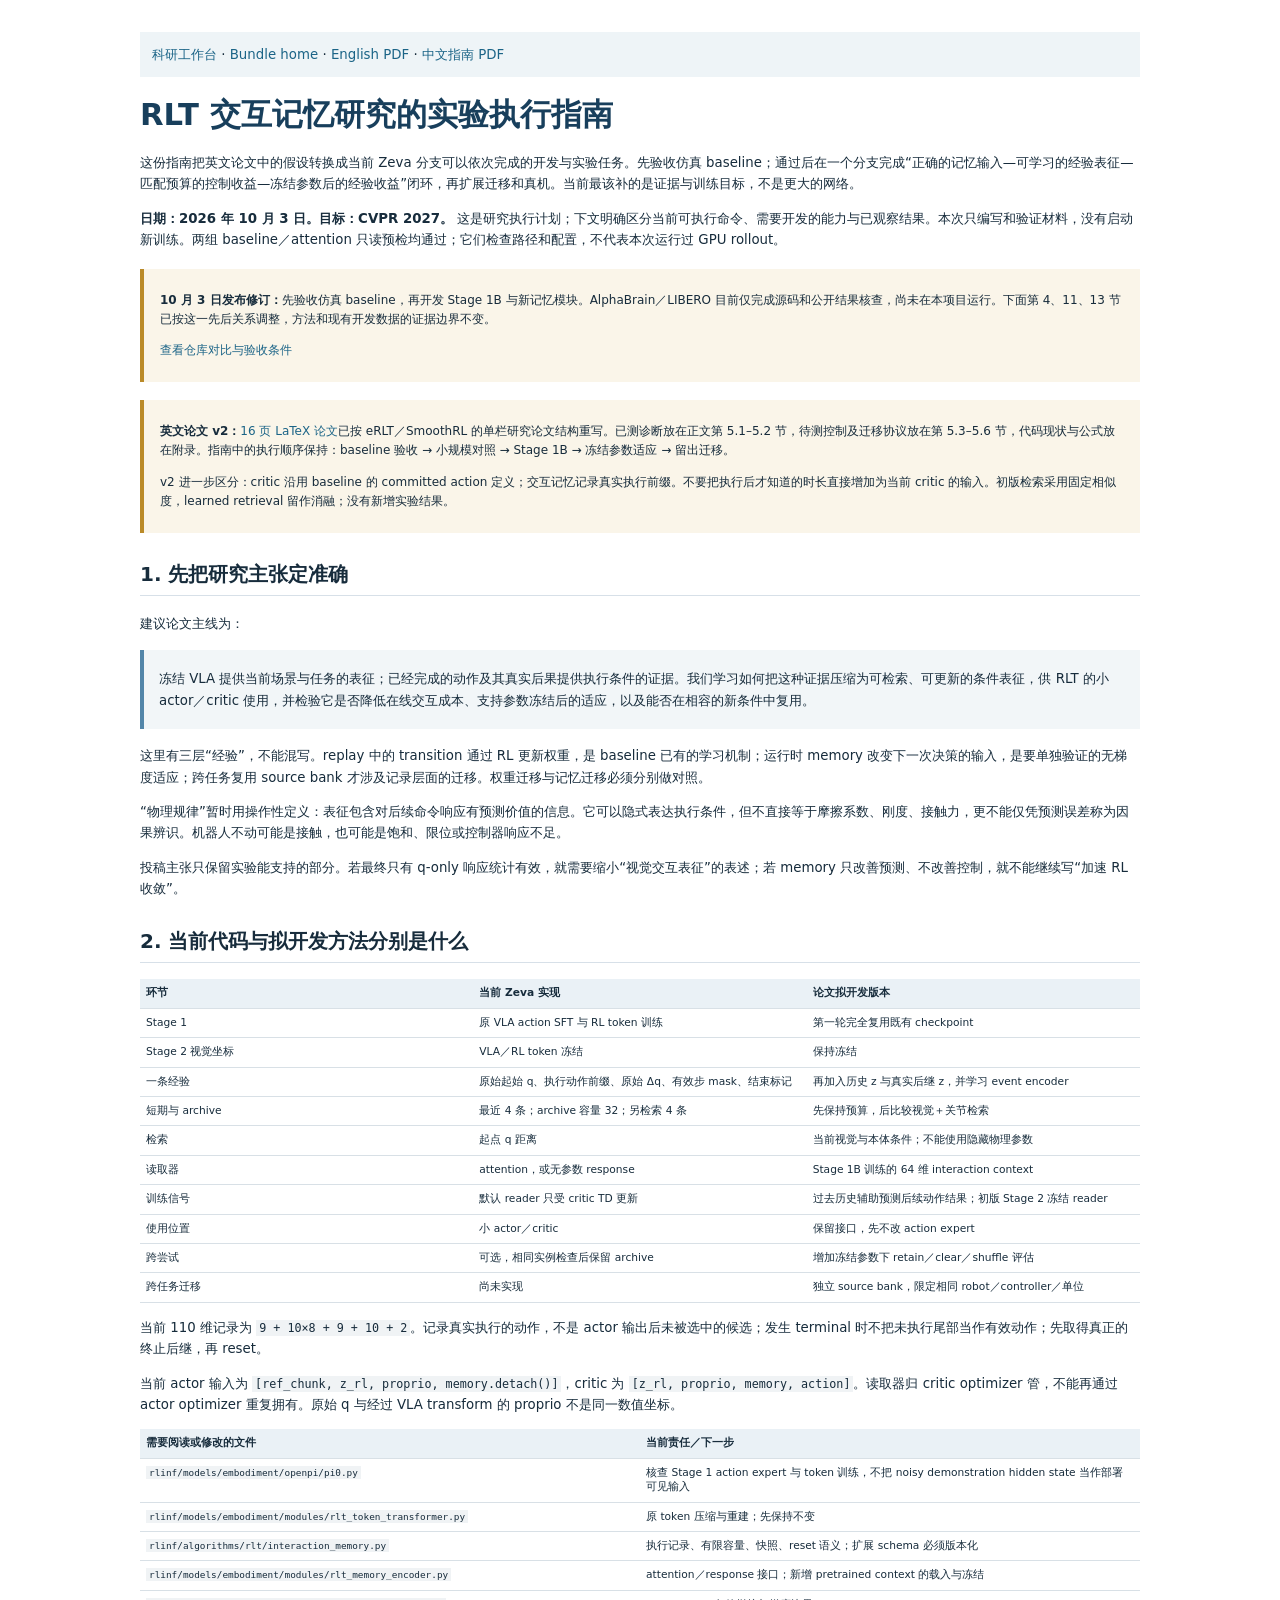
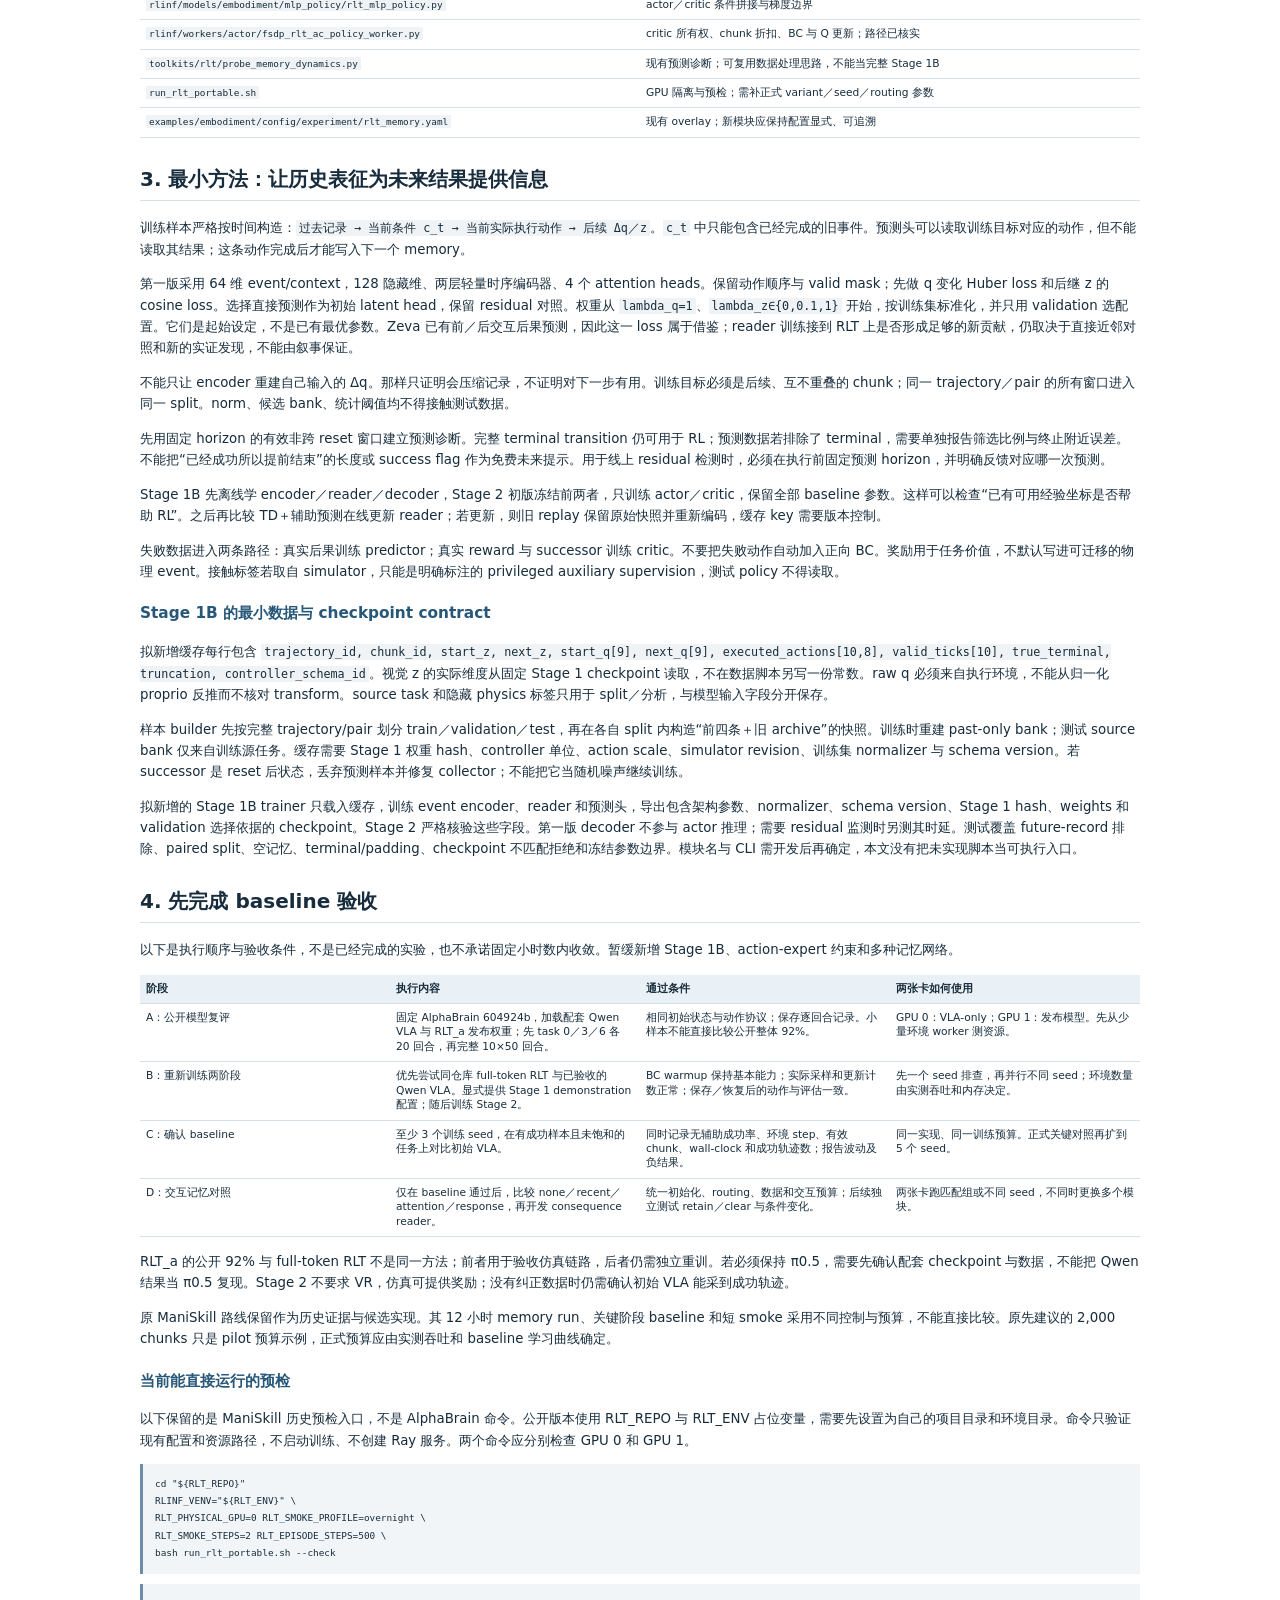
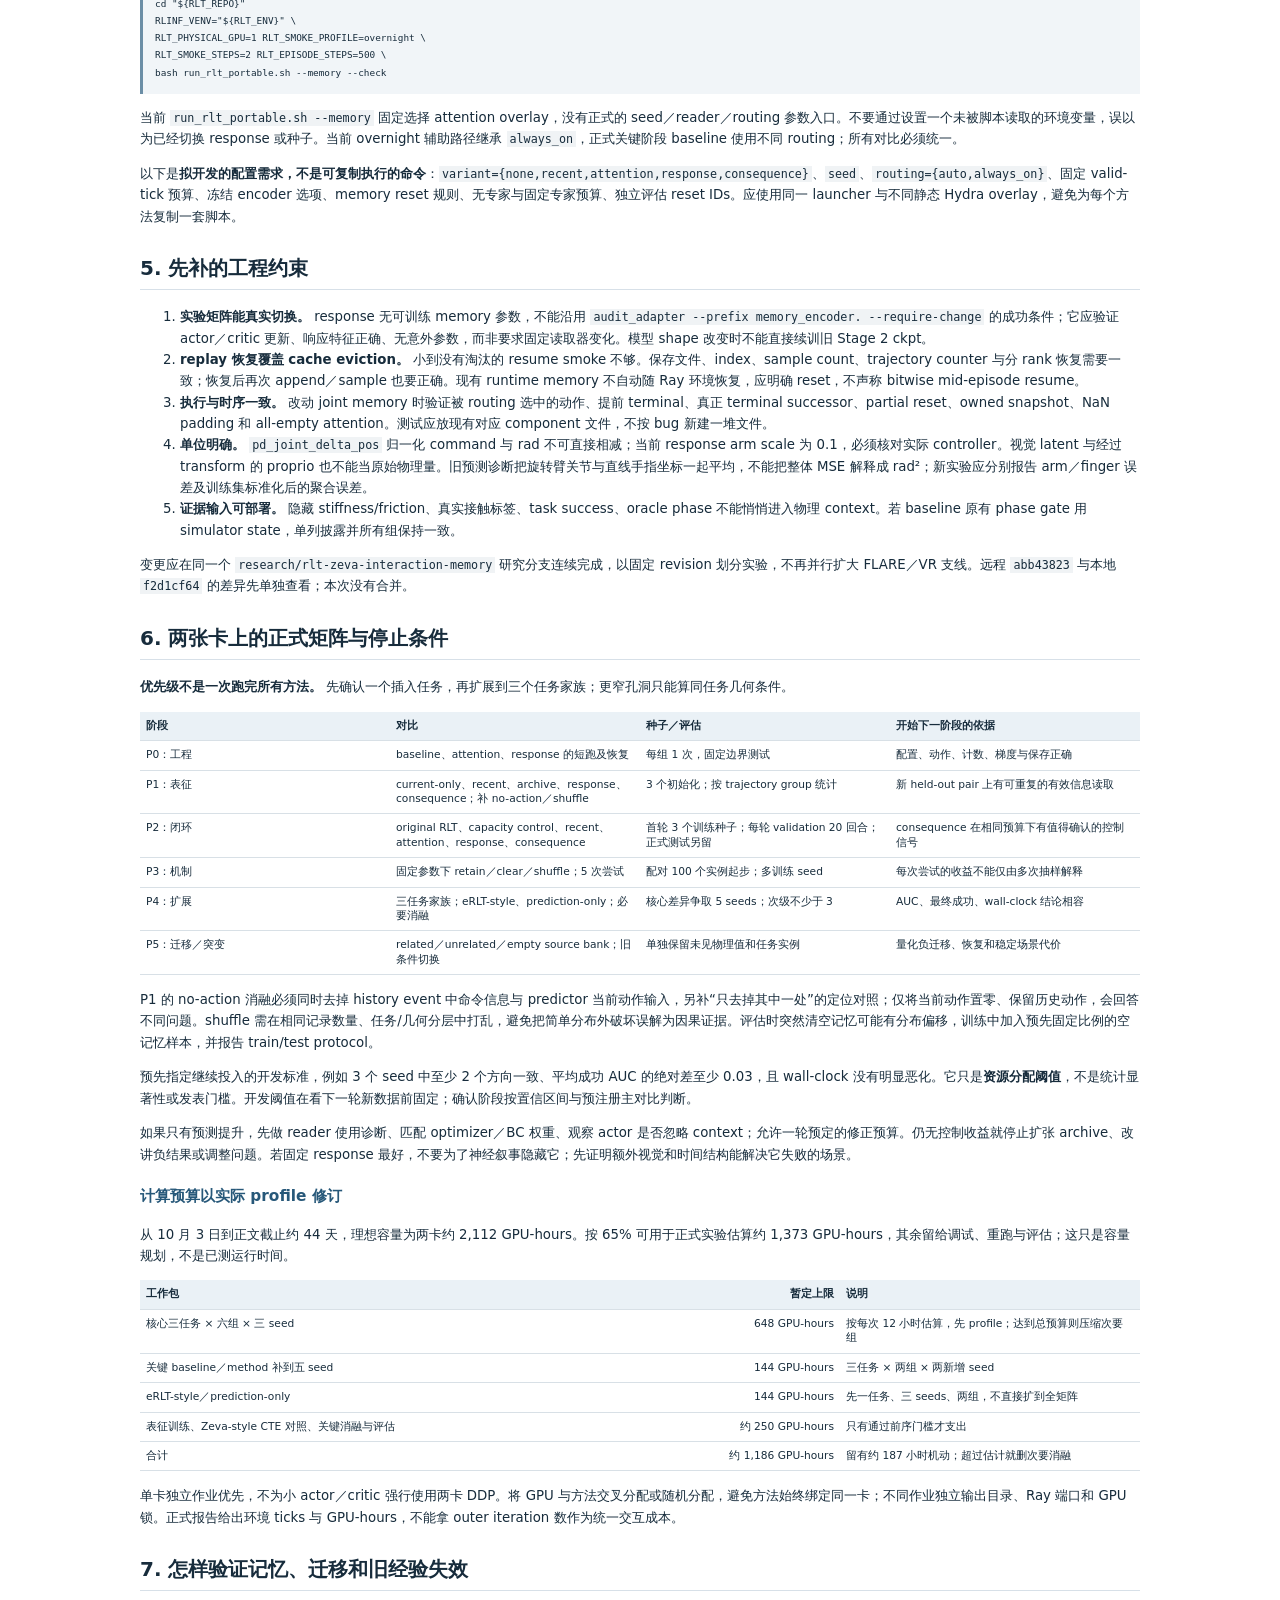
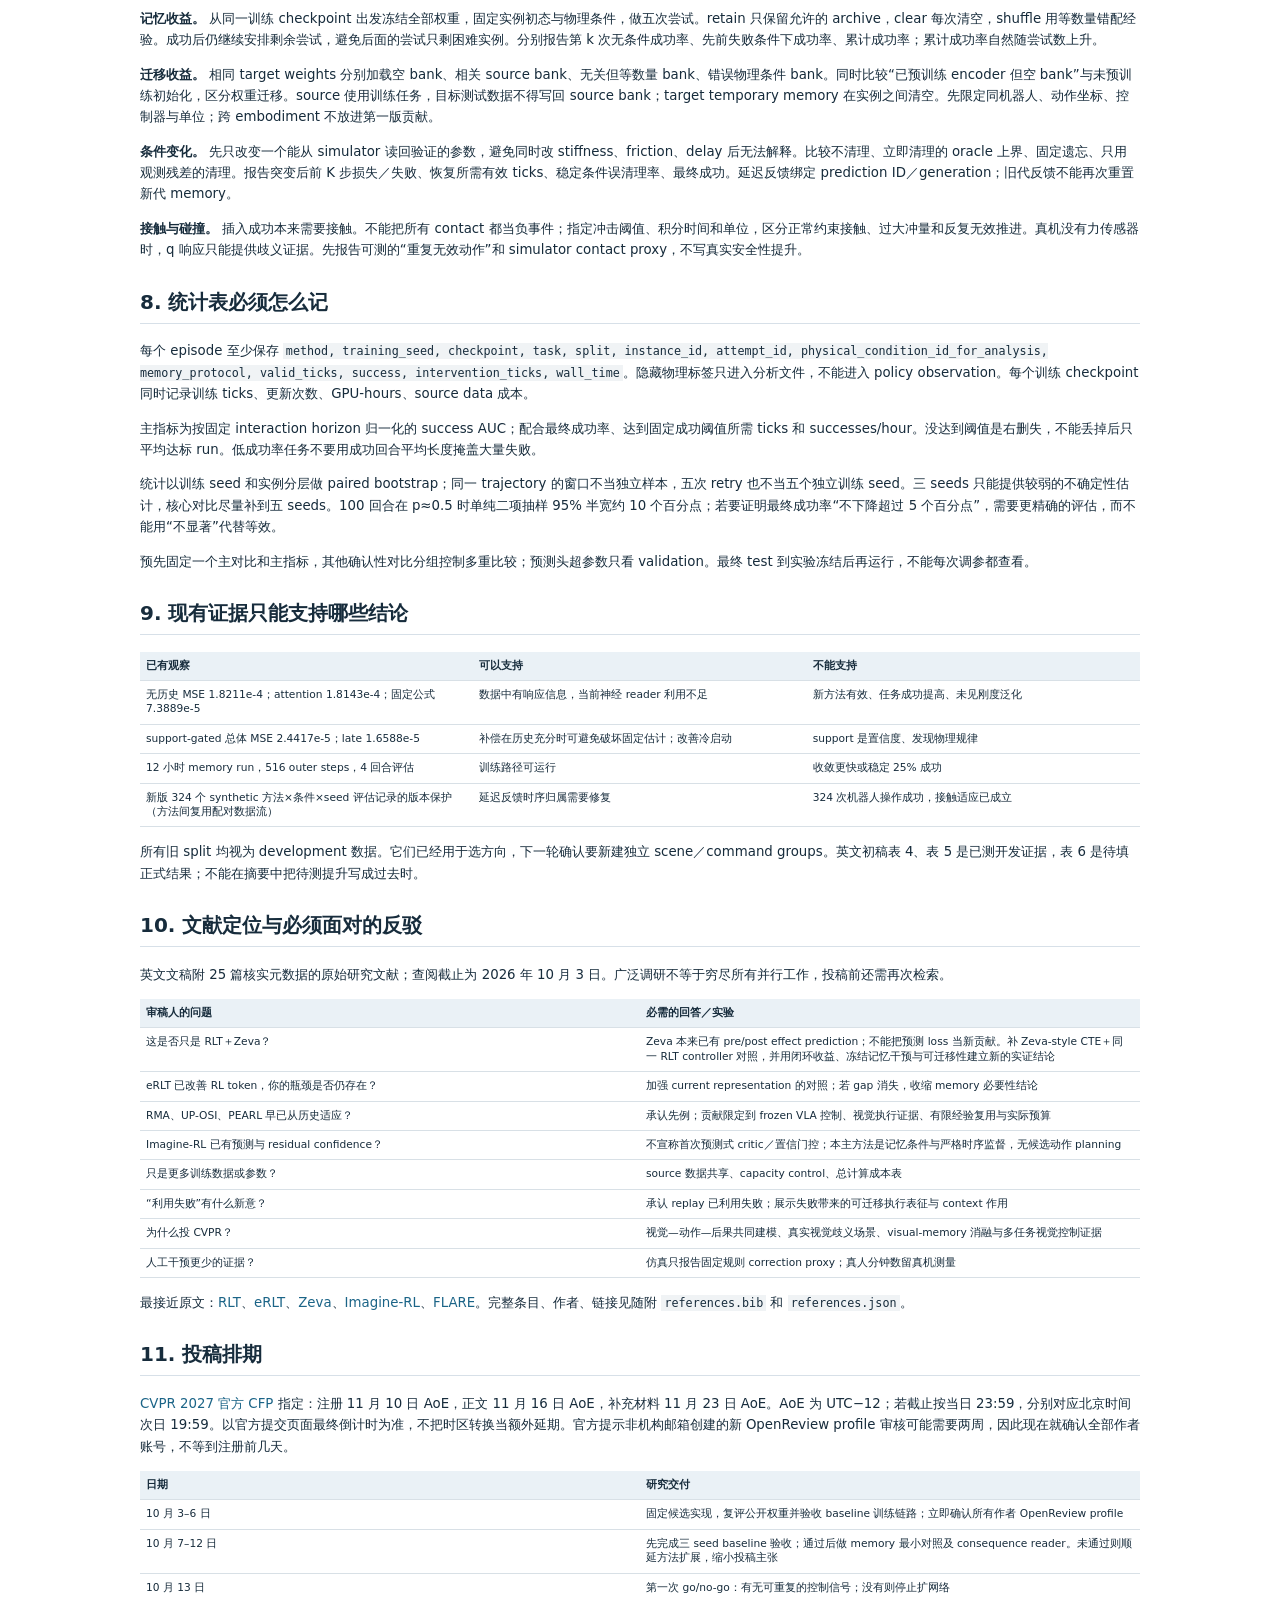
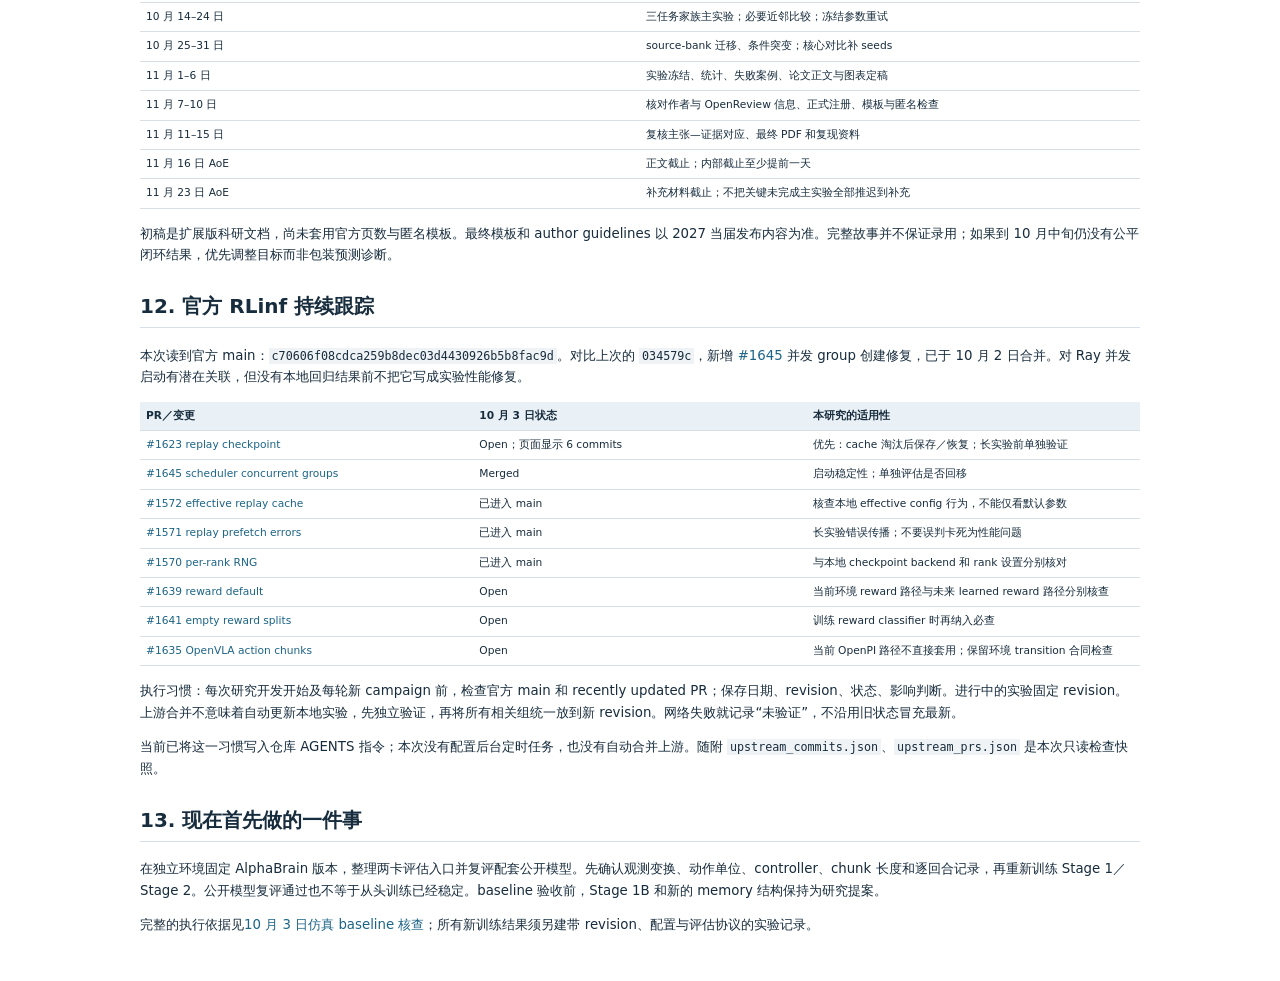
<file: research/papers/interaction-memory-2026-10-03/experiment_guide_zh.html>
<!DOCTYPE html>

<html lang="zh"><head><meta charset="utf-8"/><meta content="width=device-width, initial-scale=1" name="viewport"/><title>RLT 交互记忆实验指南</title><link href="document.css" rel="stylesheet"/></head><body class="zh"><nav><a href="../../../index.html">科研工作台</a> · <a href="index.html">Bundle home</a> · <a href="paper_en.pdf">English PDF</a> · <a href="experiment_guide_zh.pdf">中文指南 PDF</a></nav><h1 id="rlt-交互记忆研究的实验执行指南">RLT
交互记忆研究的实验执行指南</h1>
<p>这份指南把英文论文中的假设转换成当前 Zeva
分支可以依次完成的开发与实验任务。先验收仿真 baseline；通过后在一个分支完成“正确的记忆输入—可学习的经验表征—匹配预算的控制收益—冻结参数后的经验收益”闭环，再扩展迁移和真机。当前最该补的是证据与训练目标，不是更大的网络。</p>
<p><strong>日期：2026 年 10 月 3 日。目标：CVPR 2027。</strong>
这是研究执行计划；下文明确区分当前可执行命令、需要开发的能力与已观察结果。本次只编写和验证材料，没有启动新训练。两组
baseline／attention 只读预检均通过；它们检查路径和配置，不代表本次运行过
GPU rollout。</p>
<aside class="publication-note"><p><strong>10 月 3 日发布修订：</strong>先验收仿真 baseline，再开发 Stage 1B 与新记忆模块。AlphaBrain／LIBERO 目前仅完成源码和公开结果核查，尚未在本项目运行。下面第 4、11、13 节已按这一先后关系调整，方法和现有开发数据的证据边界不变。</p><p><a href="../../../reader.html?path=research/literature/rlt-simulation-baselines-2026-10-03.md">查看仓库对比与验收条件</a></p></aside><aside class="publication-note" id="manuscript-v2-note"><p><strong>英文论文 v2：</strong><a href="paper_en.pdf">16 页 LaTeX 论文</a>已按 eRLT／SmoothRL 的单栏研究论文结构重写。已测诊断放在正文第 5.1–5.2 节，待测控制及迁移协议放在第 5.3–5.6 节，代码现状与公式放在附录。指南中的执行顺序保持：baseline 验收 → 小规模对照 → Stage 1B → 冻结参数适应 → 留出迁移。</p><p>v2 进一步区分：critic 沿用 baseline 的 committed action 定义；交互记忆记录真实执行前缀。不要把执行后才知道的时长直接增加为当前 critic 的输入。初版检索采用固定相似度，learned retrieval 留作消融；没有新增实验结果。</p></aside><h2 id="先把研究主张定准确">1. 先把研究主张定准确</h2>
<p>建议论文主线为：</p>
<blockquote>
<p>冻结 VLA
提供当前场景与任务的表征；已经完成的动作及其真实后果提供执行条件的证据。我们学习如何把这种证据压缩为可检索、可更新的条件表征，供
RLT 的小 actor／critic
使用，并检验它是否降低在线交互成本、支持参数冻结后的适应，以及能否在相容的新条件中复用。</p>
</blockquote>
<p>这里有三层“经验”，不能混写。replay 中的 transition 通过 RL
更新权重，是 baseline 已有的学习机制；运行时 memory
改变下一次决策的输入，是要单独验证的无梯度适应；跨任务复用 source bank
才涉及记录层面的迁移。权重迁移与记忆迁移必须分别做对照。</p>
<p>“物理规律”暂时用操作性定义：表征包含对后续命令响应有预测价值的信息。它可以隐式表达执行条件，但不直接等于摩擦系数、刚度、接触力，更不能仅凭预测误差称为因果辨识。机器人不动可能是接触，也可能是饱和、限位或控制器响应不足。</p>
<p>投稿主张只保留实验能支持的部分。若最终只有 q-only
响应统计有效，就需要缩小“视觉交互表征”的表述；若 memory
只改善预测、不改善控制，就不能继续写“加速 RL 收敛”。</p>
<h2 id="当前代码与拟开发方法分别是什么">2.
当前代码与拟开发方法分别是什么</h2>
<table>
<colgroup>
<col style="width: 33%"/>
<col style="width: 33%"/>
<col style="width: 33%"/>
</colgroup>
<thead>
<tr>
<th>环节</th>
<th>当前 Zeva 实现</th>
<th>论文拟开发版本</th>
</tr>
</thead>
<tbody>
<tr>
<td>Stage 1</td>
<td>原 VLA action SFT 与 RL token 训练</td>
<td>第一轮完全复用既有 checkpoint</td>
</tr>
<tr>
<td>Stage 2 视觉坐标</td>
<td>VLA／RL token 冻结</td>
<td>保持冻结</td>
</tr>
<tr>
<td>一条经验</td>
<td>原始起始 q、执行动作前缀、原始 Δq、有效步 mask、结束标记</td>
<td>再加入历史 z 与真实后继 z，并学习 event encoder</td>
</tr>
<tr>
<td>短期与 archive</td>
<td>最近 4 条；archive 容量 32；另检索 4 条</td>
<td>先保持预算，后比较视觉＋关节检索</td>
</tr>
<tr>
<td>检索</td>
<td>起点 q 距离</td>
<td>当前视觉与本体条件；不能使用隐藏物理参数</td>
</tr>
<tr>
<td>读取器</td>
<td>attention，或无参数 response</td>
<td>Stage 1B 训练的 64 维 interaction context</td>
</tr>
<tr>
<td>训练信号</td>
<td>默认 reader 只受 critic TD 更新</td>
<td>过去历史辅助预测后续动作结果；初版 Stage 2 冻结 reader</td>
</tr>
<tr>
<td>使用位置</td>
<td>小 actor／critic</td>
<td>保留接口，先不改 action expert</td>
</tr>
<tr>
<td>跨尝试</td>
<td>可选，相同实例检查后保留 archive</td>
<td>增加冻结参数下 retain／clear／shuffle 评估</td>
</tr>
<tr>
<td>跨任务迁移</td>
<td>尚未实现</td>
<td>独立 source bank，限定相同 robot／controller／单位</td>
</tr>
</tbody>
</table>
<p>当前 110 维记录为
<code>9 + 10×8 + 9 + 10 + 2</code>。记录真实执行的动作，不是 actor
输出后未被选中的候选；发生 terminal
时不把未执行尾部当作有效动作；先取得真正的终止后继，再 reset。</p>
<p>当前 actor 输入为
<code>[ref_chunk, z_rl, proprio, memory.detach()]</code>，critic 为
<code>[z_rl, proprio, memory, action]</code>。读取器归 critic optimizer
管，不能再通过 actor optimizer 重复拥有。原始 q 与经过 VLA transform 的
proprio 不是同一数值坐标。</p>
<table>
<colgroup>
<col style="width: 50%"/>
<col style="width: 50%"/>
</colgroup>
<thead>
<tr>
<th>需要阅读或修改的文件</th>
<th>当前责任／下一步</th>
</tr>
</thead>
<tbody>
<tr>
<td><code>rlinf/<wbr/>models/<wbr/>embodiment/<wbr/>openpi/<wbr/>pi0.py</code></td>
<td>核查 Stage 1 action expert 与 token 训练，不把 noisy demonstration
hidden state 当作部署可见输入</td>
</tr>
<tr>
<td><code>rlinf/<wbr/>models/<wbr/>embodiment/<wbr/>modules/<wbr/>rlt_<wbr/>token_<wbr/>transformer.py</code></td>
<td>原 token 压缩与重建；先保持不变</td>
</tr>
<tr>
<td><code>rlinf/<wbr/>algorithms/<wbr/>rlt/<wbr/>interaction_<wbr/>memory.py</code></td>
<td>执行记录、有限容量、快照、reset 语义；扩展 schema 必须版本化</td>
</tr>
<tr>
<td><code>rlinf/<wbr/>models/<wbr/>embodiment/<wbr/>modules/<wbr/>rlt_<wbr/>memory_<wbr/>encoder.py</code></td>
<td>attention／response 接口；新增 pretrained context 的载入与冻结</td>
</tr>
<tr>
<td><code>rlinf/<wbr/>models/<wbr/>embodiment/<wbr/>mlp_<wbr/>policy/<wbr/>rlt_<wbr/>mlp_<wbr/>policy.py</code></td>
<td>actor／critic 条件拼接与梯度边界</td>
</tr>
<tr>
<td><code>rlinf/<wbr/>workers/<wbr/>actor/<wbr/>fsdp_<wbr/>rlt_<wbr/>ac_<wbr/>policy_<wbr/>worker.py</code></td>
<td>critic 所有权、chunk 折扣、BC 与 Q 更新；路径已核实</td>
</tr>
<tr>
<td><code>toolkits/<wbr/>rlt/<wbr/>probe_<wbr/>memory_<wbr/>dynamics.py</code></td>
<td>现有预测诊断；可复用数据处理思路，不能当完整 Stage 1B</td>
</tr>
<tr>
<td><code>run_<wbr/>rlt_<wbr/>portable.sh</code></td>
<td>GPU 隔离与预检；需补正式 variant／seed／routing 参数</td>
</tr>
<tr>
<td><code>examples/<wbr/>embodiment/<wbr/>config/<wbr/>experiment/<wbr/>rlt_<wbr/>memory.yaml</code></td>
<td>现有 overlay；新模块应保持配置显式、可追溯</td>
</tr>
</tbody>
</table>
<h2 id="最小方法让历史表征为未来结果提供信息">3.
最小方法：让历史表征为未来结果提供信息</h2>
<p>训练样本严格按时间构造：<code>过去记录 → 当前条件 c_t → 当前实际执行动作 → 后续 Δq／z</code>。<code>c_t</code>
中只能包含已经完成的旧事件。预测头可以读取训练目标对应的动作，但不能读取其结果；这条动作完成后才能写入下一个
memory。</p>
<p>第一版采用 64 维 event/context，128 隐藏维、两层轻量时序编码器、4 个
attention heads。保留动作顺序与 valid mask；先做 q 变化 Huber loss
和后继 z 的 cosine loss。选择直接预测作为初始 latent head，保留 residual
对照。权重从 <code>lambda_q=1</code>、<code>lambda_z∈{0,0.1,1}</code>
开始，按训练集标准化，并只用 validation
选配置。它们是起始设定，不是已有最优参数。Zeva
已有前／后交互后果预测，因此这一 loss 属于借鉴；reader 训练接到 RLT
上是否形成足够的新贡献，仍取决于直接近邻对照和新的实证发现，不能由叙事保证。</p>
<p>不能只让 encoder 重建自己输入的
Δq。那样只证明会压缩记录，不证明对下一步有用。训练目标必须是后续、互不重叠的
chunk；同一 trajectory／pair 的所有窗口进入同一 split。norm、候选
bank、统计阈值均不得接触测试数据。</p>
<p>先用固定 horizon 的有效非跨 reset 窗口建立预测诊断。完整 terminal
transition 仍可用于 RL；预测数据若排除了
terminal，需要单独报告筛选比例与终止附近误差。不能把“已经成功所以提前结束”的长度或
success flag 作为免费未来提示。用于线上 residual
检测时，必须在执行前固定预测 horizon，并明确反馈对应哪一次预测。</p>
<p>Stage 1B 先离线学 encoder／reader／decoder，Stage 2
初版冻结前两者，只训练 actor／critic，保留全部 baseline
参数。这样可以检查“已有可用经验坐标是否帮助 RL”。之后再比较
TD＋辅助预测在线更新 reader；若更新，则旧 replay
保留原始快照并重新编码，缓存 key 需要版本控制。</p>
<p>失败数据进入两条路径：真实后果训练 predictor；真实 reward 与
successor 训练 critic。不要把失败动作自动加入正向
BC。奖励用于任务价值，不默认写进可迁移的物理 event。接触标签若取自
simulator，只能是明确标注的 privileged auxiliary supervision，测试
policy 不得读取。</p>
<h3 id="stage-1b-的最小数据与-checkpoint-contract">Stage 1B 的最小数据与
checkpoint contract</h3>
<p>拟新增缓存每行包含
<code>trajectory_id, chunk_id, start_z, next_z, start_q[9], next_q[9], executed_actions[10,8], valid_ticks[10], true_terminal, truncation, controller_schema_id</code>。视觉
z 的实际维度从固定 Stage 1 checkpoint
读取，不在数据脚本另写一份常数。raw q 必须来自执行环境，不能从归一化
proprio 反推而不核对 transform。source task 和隐藏 physics 标签只用于
split／分析，与模型输入字段分开保存。</p>
<p>样本 builder 先按完整 trajectory/pair 划分
train／validation／test，再在各自 split 内构造“前四条＋旧
archive”的快照。训练时重建 past-only bank；测试 source bank
仅来自训练源任务。缓存需要 Stage 1 权重 hash、controller 单位、action
scale、simulator revision、训练集 normalizer 与 schema version。若
successor 是 reset 后状态，丢弃预测样本并修复
collector；不能把它当随机噪声继续训练。</p>
<p>拟新增的 Stage 1B trainer 只载入缓存，训练 event encoder、reader
和预测头，导出包含架构参数、normalizer、schema version、Stage 1
hash、weights 和 validation 选择依据的 checkpoint。Stage 2
严格核验这些字段。第一版 decoder 不参与 actor 推理；需要 residual
监测时另测其时延。测试覆盖 future-record 排除、paired
split、空记忆、terminal/padding、checkpoint
不匹配拒绝和冻结参数边界。模块名与 CLI
需开发后再确定，本文没有把未实现脚本当可执行入口。</p>
<h2 id="前-72-小时先完成什么">4. 先完成 baseline 验收</h2>
<p>以下是执行顺序与验收条件，不是已经完成的实验，也不承诺固定小时数内收敛。暂缓新增 Stage 1B、action-expert 约束和多种记忆网络。</p>
<table><thead><tr><th>阶段</th><th>执行内容</th><th>通过条件</th><th>两张卡如何使用</th></tr></thead><tbody>
<tr><td>A：公开模型复评</td><td>固定 AlphaBrain 604924b，加载配套 Qwen VLA 与 RLT_a 发布权重；先 task 0／3／6 各 20 回合，再完整 10×50 回合。</td><td>相同初始状态与动作协议；保存逐回合记录。小样本不能直接比较公开整体 92%。</td><td>GPU 0：VLA-only；GPU 1：发布模型。先从少量环境 worker 测资源。</td></tr>
<tr><td>B：重新训练两阶段</td><td>优先尝试同仓库 full-token RLT 与已验收的 Qwen VLA。显式提供 Stage 1 demonstration 配置；随后训练 Stage 2。</td><td>BC warmup 保持基本能力；实际采样和更新计数正常；保存／恢复后的动作与评估一致。</td><td>先一个 seed 排查，再并行不同 seed；环境数量由实测吞吐和内存决定。</td></tr>
<tr><td>C：确认 baseline</td><td>至少 3 个训练 seed，在有成功样本且未饱和的任务上对比初始 VLA。</td><td>同时记录无辅助成功率、环境 step、有效 chunk、wall-clock 和成功轨迹数；报告波动及负结果。</td><td>同一实现、同一训练预算。正式关键对照再扩到 5 个 seed。</td></tr>
<tr><td>D：交互记忆对照</td><td>仅在 baseline 通过后，比较 none／recent／attention／response，再开发 consequence reader。</td><td>统一初始化、routing、数据和交互预算；后续独立测试 retain／clear 与条件变化。</td><td>两张卡跑匹配组或不同 seed，不同时更换多个模块。</td></tr>
</tbody></table>
<p>RLT_a 的公开 92% 与 full-token RLT 不是同一方法；前者用于验收仿真链路，后者仍需独立重训。若必须保持 π0.5，需要先确认配套 checkpoint 与数据，不能把 Qwen 结果当 π0.5 复现。Stage 2 不要求 VR，仿真可提供奖励；没有纠正数据时仍需确认初始 VLA 能采到成功轨迹。</p>
<p>原 ManiSkill 路线保留作为历史证据与候选实现。其 12 小时 memory run、关键阶段 baseline 和短 smoke 采用不同控制与预算，不能直接比较。原先建议的 2,000 chunks 只是 pilot 预算示例，正式预算应由实测吞吐和 baseline 学习曲线确定。</p>
<h3 id="当前能直接运行的预检">当前能直接运行的预检</h3>
<p>以下保留的是 ManiSkill 历史预检入口，不是 AlphaBrain 命令。公开版本使用 RLT_REPO 与 RLT_ENV 占位变量，需要先设置为自己的项目目录和环境目录。命令只验证现有配置和资源路径，不启动训练、不创建 Ray
服务。两个命令应分别检查 GPU 0 和 GPU 1。</p>
<div class="sourceCode" id="cb1"><pre class="sourceCode bash"><code class="sourceCode bash"><span id="cb1-1"><a aria-hidden="true" href="#cb1-1" tabindex="-1"></a><span class="bu">cd</span> "${RLT_REPO}"</span>
<span id="cb1-2"><a aria-hidden="true" href="#cb1-2" tabindex="-1"></a><span class="va">RLINF_VENV</span><span class="op">=</span>"${RLT_ENV}" <span class="dt">\</span></span>
<span id="cb1-3"><a aria-hidden="true" href="#cb1-3" tabindex="-1"></a><span class="va">RLT_PHYSICAL_GPU</span><span class="op">=</span>0 <span class="va">RLT_SMOKE_PROFILE</span><span class="op">=</span>overnight <span class="dt">\</span></span>
<span id="cb1-4"><a aria-hidden="true" href="#cb1-4" tabindex="-1"></a><span class="va">RLT_SMOKE_STEPS</span><span class="op">=</span>2 <span class="va">RLT_EPISODE_STEPS</span><span class="op">=</span>500 <span class="dt">\</span></span>
<span id="cb1-5"><a aria-hidden="true" href="#cb1-5" tabindex="-1"></a><span class="fu">bash</span> run_rlt_portable.sh <span class="at">--check</span></span></code></pre></div>
<div class="sourceCode" id="cb2"><pre class="sourceCode bash"><code class="sourceCode bash"><span id="cb2-1"><a aria-hidden="true" href="#cb2-1" tabindex="-1"></a><span class="bu">cd</span> "${RLT_REPO}"</span>
<span id="cb2-2"><a aria-hidden="true" href="#cb2-2" tabindex="-1"></a><span class="va">RLINF_VENV</span><span class="op">=</span>"${RLT_ENV}" <span class="dt">\</span></span>
<span id="cb2-3"><a aria-hidden="true" href="#cb2-3" tabindex="-1"></a><span class="va">RLT_PHYSICAL_GPU</span><span class="op">=</span>1 <span class="va">RLT_SMOKE_PROFILE</span><span class="op">=</span>overnight <span class="dt">\</span></span>
<span id="cb2-4"><a aria-hidden="true" href="#cb2-4" tabindex="-1"></a><span class="va">RLT_SMOKE_STEPS</span><span class="op">=</span>2 <span class="va">RLT_EPISODE_STEPS</span><span class="op">=</span>500 <span class="dt">\</span></span>
<span id="cb2-5"><a aria-hidden="true" href="#cb2-5" tabindex="-1"></a><span class="fu">bash</span> run_rlt_portable.sh <span class="at">--memory</span> <span class="at">--check</span></span></code></pre></div>
<p>当前 <code>run_rlt_portable.sh --memory</code> 固定选择 attention
overlay，没有正式的 seed／reader／routing
参数入口。不要通过设置一个未被脚本读取的环境变量，误以为已经切换
response 或种子。当前 overnight 辅助路径继承
<code>always_on</code>，正式关键阶段 baseline 使用不同
routing；所有对比必须统一。</p>
<p>以下是<strong>拟开发的配置需求，不是可复制执行的命令</strong>：<code>variant={none,recent,attention,response,consequence}</code>、<code>seed</code>、<code>routing={auto,always_on}</code>、固定
valid-tick 预算、冻结 encoder 选项、memory reset
规则、无专家与固定专家预算、独立评估 reset IDs。应使用同一 launcher
与不同静态 Hydra overlay，避免为每个方法复制一套脚本。</p>
<h2 id="先补的工程约束">5. 先补的工程约束</h2>
<ol type="1">
<li><strong>实验矩阵能真实切换。</strong> response 无可训练 memory
参数，不能沿用
<code>audit_adapter --prefix memory_encoder. --require-change</code>
的成功条件；它应验证 actor／critic
更新、响应特征正确、无意外参数，而非要求固定读取器变化。模型 shape
改变时不能直接续训旧 Stage 2 ckpt。</li>
<li><strong>replay 恢复覆盖 cache eviction。</strong> 小到没有淘汰的
resume smoke 不够。保存文件、index、sample count、trajectory counter
与分 rank 恢复需要一致；恢复后再次 append／sample 也要正确。现有 runtime
memory 不自动随 Ray 环境恢复，应明确 reset，不声称 bitwise mid-episode
resume。</li>
<li><strong>执行与时序一致。</strong> 改动 joint memory 时验证被 routing
选中的动作、提前 terminal、真正 terminal successor、partial reset、owned
snapshot、NaN padding 和 all-empty attention。测试应放现有对应 component
文件，不按 bug 新建一堆文件。</li>
<li><strong>单位明确。</strong> <code>pd_joint_delta_pos</code> 归一化
command 与 rad 不可直接相减；当前 response arm scale 为
0.1，必须核对实际 controller。视觉 latent 与经过 transform 的 proprio
也不能当原始物理量。旧预测诊断把旋转臂关节与直线手指坐标一起平均，不能把整体
MSE 解释成 rad²；新实验应分别报告 arm／finger
误差及训练集标准化后的聚合误差。</li>
<li><strong>证据输入可部署。</strong> 隐藏
stiffness/friction、真实接触标签、task success、oracle phase
不能悄悄进入物理 context。若 baseline 原有 phase gate 用 simulator
state，单列披露并所有组保持一致。</li>
</ol>
<p>变更应在同一个 <code>research/rlt-zeva-interaction-memory</code>
研究分支连续完成，以固定 revision 划分实验，不再并行扩大 FLARE／VR
支线。远程 <code>abb43823</code> 与本地 <code>f2d1cf64</code>
的差异先单独查看；本次没有合并。</p>
<h2 id="两张卡上的正式矩阵与停止条件">6.
两张卡上的正式矩阵与停止条件</h2>
<p><strong>优先级不是一次跑完所有方法。</strong>
先确认一个插入任务，再扩展到三个任务家族；更窄孔洞只能算同任务几何条件。</p>
<table>
<colgroup>
<col style="width: 25%"/>
<col style="width: 25%"/>
<col style="width: 25%"/>
<col style="width: 25%"/>
</colgroup>
<thead>
<tr>
<th>阶段</th>
<th>对比</th>
<th>种子／评估</th>
<th>开始下一阶段的依据</th>
</tr>
</thead>
<tbody>
<tr>
<td>P0：工程</td>
<td>baseline、attention、response 的短跑及恢复</td>
<td>每组 1 次，固定边界测试</td>
<td>配置、动作、计数、梯度与保存正确</td>
</tr>
<tr>
<td>P1：表征</td>
<td>current-only、recent、archive、response、consequence；补
no-action／shuffle</td>
<td>3 个初始化；按 trajectory group 统计</td>
<td>新 held-out pair 上有可重复的有效信息读取</td>
</tr>
<tr>
<td>P2：闭环</td>
<td>original RLT、capacity
control、recent、attention、response、consequence</td>
<td>首轮 3 个训练种子；每轮 validation 20 回合；正式测试另留</td>
<td>consequence 在相同预算下有值得确认的控制信号</td>
</tr>
<tr>
<td>P3：机制</td>
<td>固定参数下 retain／clear／shuffle；5 次尝试</td>
<td>配对 100 个实例起步；多训练 seed</td>
<td>每次尝试的收益不能仅由多次抽样解释</td>
</tr>
<tr>
<td>P4：扩展</td>
<td>三任务家族；eRLT-style、prediction-only；必要消融</td>
<td>核心差异争取 5 seeds；次级不少于 3</td>
<td>AUC、最终成功、wall-clock 结论相容</td>
</tr>
<tr>
<td>P5：迁移／突变</td>
<td>related／unrelated／empty source bank；旧条件切换</td>
<td>单独保留未见物理值和任务实例</td>
<td>量化负迁移、恢复和稳定场景代价</td>
</tr>
</tbody>
</table>
<p>P1 的 no-action 消融必须同时去掉 history event 中命令信息与 predictor
当前动作输入，另补“只去掉其中一处”的定位对照；仅将当前动作置零、保留历史动作，会回答不同问题。shuffle
需在相同记录数量、任务/几何分层中打乱，避免把简单分布外破坏误解为因果证据。评估时突然清空记忆可能有分布偏移，训练中加入预先固定比例的空记忆样本，并报告
train/test protocol。</p>
<p>预先指定继续投入的开发标准，例如 3 个 seed 中至少 2
个方向一致、平均成功 AUC 的绝对差至少 0.03，且 wall-clock
没有明显恶化。它只是<strong>资源分配阈值</strong>，不是统计显著性或发表门槛。开发阈值在看下一轮新数据前固定；确认阶段按置信区间与预注册主对比判断。</p>
<p>如果只有预测提升，先做 reader 使用诊断、匹配 optimizer／BC 权重、观察
actor 是否忽略 context；允许一轮预定的修正预算。仍无控制收益就停止扩张
archive、改讲负结果或调整问题。若固定 response
最好，不要为了神经叙事隐藏它；先证明额外视觉和时间结构能解决它失败的场景。</p>
<h3 id="计算预算以实际-profile-修订">计算预算以实际 profile 修订</h3>
<p>从 10 月 3 日到正文截止约 44 天，理想容量为两卡约 2,112 GPU-hours。按
65% 可用于正式实验估算约 1,373
GPU-hours，其余留给调试、重跑与评估；这只是容量规划，不是已测运行时间。</p>
<table>
<colgroup>
<col style="width: 30%"/>
<col style="width: 40%"/>
<col style="width: 30%"/>
</colgroup>
<thead>
<tr>
<th>工作包</th>
<th style="text-align: right;">暂定上限</th>
<th>说明</th>
</tr>
</thead>
<tbody>
<tr>
<td>核心三任务 × 六组 × 三 seed</td>
<td style="text-align: right;">648 GPU-hours</td>
<td>按每次 12 小时估算，先 profile；达到总预算则压缩次要组</td>
</tr>
<tr>
<td>关键 baseline／method 补到五 seed</td>
<td style="text-align: right;">144 GPU-hours</td>
<td>三任务 × 两组 × 两新增 seed</td>
</tr>
<tr>
<td>eRLT-style／prediction-only</td>
<td style="text-align: right;">144 GPU-hours</td>
<td>先一任务、三 seeds、两组，不直接扩到全矩阵</td>
</tr>
<tr>
<td>表征训练、Zeva-style CTE 对照、关键消融与评估</td>
<td style="text-align: right;">约 250 GPU-hours</td>
<td>只有通过前序门槛才支出</td>
</tr>
<tr>
<td>合计</td>
<td style="text-align: right;">约 1,186 GPU-hours</td>
<td>留有约 187 小时机动；超过估计就删次要消融</td>
</tr>
</tbody>
</table>
<p>单卡独立作业优先，不为小 actor／critic 强行使用两卡 DDP。将 GPU
与方法交叉分配或随机分配，避免方法始终绑定同一卡；不同作业独立输出目录、Ray
端口和 GPU 锁。正式报告给出环境 ticks 与 GPU-hours，不能拿 outer
iteration 数作为统一交互成本。</p>
<h2 id="怎样验证记忆迁移和旧经验失效">7.
怎样验证记忆、迁移和旧经验失效</h2>
<p><strong>记忆收益。</strong> 从同一训练 checkpoint
出发冻结全部权重，固定实例初态与物理条件，做五次尝试。retain
只保留允许的 archive，clear 每次清空，shuffle
用等数量错配经验。成功后仍继续安排剩余尝试，避免后面的尝试只剩困难实例。分别报告第
k
次无条件成功率、先前失败条件下成功率、累计成功率；累计成功率自然随尝试数上升。</p>
<p><strong>迁移收益。</strong> 相同 target weights 分别加载空 bank、相关
source bank、无关但等数量 bank、错误物理条件 bank。同时比较“已预训练
encoder 但空 bank”与未预训练初始化，区分权重迁移。source
使用训练任务，目标测试数据不得写回 source bank；target temporary memory
在实例之间清空。先限定同机器人、动作坐标、控制器与单位；跨 embodiment
不放进第一版贡献。</p>
<p><strong>条件变化。</strong> 先只改变一个能从 simulator
读回验证的参数，避免同时改 stiffness、friction、delay
后无法解释。比较不清理、立即清理的 oracle
上界、固定遗忘、只用观测残差的清理。报告突变后前 K
步损失／失败、恢复所需有效
ticks、稳定条件误清理率、最终成功。延迟反馈绑定 prediction
ID／generation；旧代反馈不能再次重置新代 memory。</p>
<p><strong>接触与碰撞。</strong> 插入成功本来需要接触。不能把所有
contact
都当负事件；指定冲击阈值、积分时间和单位，区分正常约束接触、过大冲量和反复无效推进。真机没有力传感器时，q
响应只能提供歧义证据。先报告可测的“重复无效动作”和 simulator contact
proxy，不写真实安全性提升。</p>
<h2 id="统计表必须怎么记">8. 统计表必须怎么记</h2>
<p>每个 episode 至少保存
<code>method, training_seed, checkpoint, task, split, instance_id, attempt_id, physical_condition_id_for_analysis, memory_protocol, valid_ticks, success, intervention_ticks, wall_time</code>。隐藏物理标签只进入分析文件，不能进入
policy observation。每个训练 checkpoint 同时记录训练
ticks、更新次数、GPU-hours、source data 成本。</p>
<p>主指标为按固定 interaction horizon 归一化的 success
AUC；配合最终成功率、达到固定成功阈值所需 ticks 和
successes/hour。没达到阈值是右删失，不能丢掉后只平均达标
run。低成功率任务不要用成功回合平均长度掩盖大量失败。</p>
<p>统计以训练 seed 和实例分层做 paired bootstrap；同一 trajectory
的窗口不当独立样本，五次 retry 也不当五个独立训练 seed。三 seeds
只能提供较弱的不确定性估计，核心对比尽量补到五 seeds。100 回合在 p≈0.5
时单纯二项抽样 95% 半宽约 10 个百分点；若要证明最终成功率“不下降超过 5
个百分点”，需要更精确的评估，而不能用“不显著”代替等效。</p>
<p>预先固定一个主对比和主指标，其他确认性对比分组控制多重比较；预测头超参数只看
validation。最终 test 到实验冻结后再运行，不能每次调参都查看。</p>
<h2 id="现有证据只能支持哪些结论">9. 现有证据只能支持哪些结论</h2>
<table>
<colgroup>
<col style="width: 33%"/>
<col style="width: 33%"/>
<col style="width: 33%"/>
</colgroup>
<thead>
<tr>
<th>已有观察</th>
<th>可以支持</th>
<th>不能支持</th>
</tr>
</thead>
<tbody>
<tr>
<td>无历史 MSE 1.8211e-4；attention 1.8143e-4；固定公式 7.3889e-5</td>
<td>数据中有响应信息，当前神经 reader 利用不足</td>
<td>新方法有效、任务成功提高、未见刚度泛化</td>
</tr>
<tr>
<td>support-gated 总体 MSE 2.4417e-5；late 1.6588e-5</td>
<td>补偿在历史充分时可避免破坏固定估计；改善冷启动</td>
<td>support 是置信度、发现物理规律</td>
</tr>
<tr>
<td>12 小时 memory run，516 outer steps，4 回合评估</td>
<td>训练路径可运行</td>
<td>收敛更快或稳定 25% 成功</td>
</tr>
<tr>
<td>新版 324 个 synthetic 方法×条件×seed
评估记录的版本保护（方法间复用配对数据流）</td>
<td>延迟反馈时序归属需要修复</td>
<td>324 次机器人操作成功，接触适应已成立</td>
</tr>
</tbody>
</table>
<p>所有旧 split 均视为 development
数据。它们已经用于选方向，下一轮确认要新建独立 scene／command
groups。英文初稿表 4、表 5 是已测开发证据，表 6
是待填正式结果；不能在摘要中把待测提升写成过去时。</p>
<h2 id="文献定位与必须面对的反驳">10. 文献定位与必须面对的反驳</h2>
<p>英文文稿附 25 篇核实元数据的原始研究文献；查阅截止为 2026 年 10 月 3
日。广泛调研不等于穷尽所有并行工作，投稿前还需再次检索。</p>
<table>
<colgroup>
<col style="width: 50%"/>
<col style="width: 50%"/>
</colgroup>
<thead>
<tr>
<th>审稿人的问题</th>
<th>必需的回答／实验</th>
</tr>
</thead>
<tbody>
<tr>
<td>这是否只是 RLT＋Zeva？</td>
<td>Zeva 本来已有 pre/post effect prediction；不能把预测 loss
当新贡献。补 Zeva-style CTE＋同一 RLT controller
对照，并用闭环收益、冻结记忆干预与可迁移性建立新的实证结论</td>
</tr>
<tr>
<td>eRLT 已改善 RL token，你的瓶颈是否仍存在？</td>
<td>加强 current representation 的对照；若 gap 消失，收缩 memory
必要性结论</td>
</tr>
<tr>
<td>RMA、UP-OSI、PEARL 早已从历史适应？</td>
<td>承认先例；贡献限定到 frozen VLA
控制、视觉执行证据、有限经验复用与实际预算</td>
</tr>
<tr>
<td>Imagine-RL 已有预测与 residual confidence？</td>
<td>不宣称首次预测式
critic／置信门控；本主方法是记忆条件与严格时序监督，无候选动作
planning</td>
</tr>
<tr>
<td>只是更多训练数据或参数？</td>
<td>source 数据共享、capacity control、总计算成本表</td>
</tr>
<tr>
<td>“利用失败”有什么新意？</td>
<td>承认 replay 已利用失败；展示失败带来的可迁移执行表征与 context
作用</td>
</tr>
<tr>
<td>为什么投 CVPR？</td>
<td>视觉—动作—后果共同建模、真实视觉歧义场景、visual-memory
消融与多任务视觉控制证据</td>
</tr>
<tr>
<td>人工干预更少的证据？</td>
<td>仿真只报告固定规则 correction proxy；真人分钟数留真机测量</td>
</tr>
</tbody>
</table>
<p>最接近原文：<a href="https://arxiv.org/abs/2604.23073">RLT</a>、<a href="https://arxiv.org/abs/2610.00913">eRLT</a>、<a href="https://arxiv.org/html/2608.30880v2">Zeva</a>、<a href="https://arxiv.org/abs/2609.24033">Imagine-RL</a>、<a href="https://arxiv.org/abs/2505.15659">FLARE</a>。完整条目、作者、链接见随附
<code>references.bib</code> 和 <code>references.json</code>。</p>
<h2 id="投稿排期">11. 投稿排期</h2>
<p><a href="https://cvpr.thecvf.com/Conferences/2027/CallForPapers">CVPR
2027 官方 CFP</a> 指定：注册 11 月 10 日 AoE，正文 11 月 16 日
AoE，补充材料 11 月 23 日 AoE。AoE 为 UTC−12；若截止按当日
23:59，分别对应北京时间次日
19:59。以官方提交页面最终倒计时为准，不把时区转换当额外延期。官方提示非机构邮箱创建的新
OpenReview profile
审核可能需要两周，因此现在就确认全部作者账号，不等到注册前几天。</p>
<table>
<colgroup>
<col style="width: 50%"/>
<col style="width: 50%"/>
</colgroup>
<thead>
<tr>
<th>日期</th>
<th>研究交付</th>
</tr>
</thead>
<tbody>
<tr>
<td>10 月 3–6 日</td>
<td>固定候选实现，复评公开权重并验收 baseline 训练链路；立即确认所有作者 OpenReview profile</td>
</tr>
<tr>
<td>10 月 7–12 日</td>
<td>先完成三 seed baseline 验收；通过后做 memory 最小对照及 consequence reader。未通过则顺延方法扩展，缩小投稿主张</td>
</tr>
<tr>
<td>10 月 13 日</td>
<td>第一次 go/no-go：有无可重复的控制信号；没有则停止扩网络</td>
</tr>
<tr>
<td>10 月 14–24 日</td>
<td>三任务家族主实验；必要近邻比较；冻结参数重试</td>
</tr>
<tr>
<td>10 月 25–31 日</td>
<td>source-bank 迁移、条件突变；核心对比补 seeds</td>
</tr>
<tr>
<td>11 月 1–6 日</td>
<td>实验冻结、统计、失败案例、论文正文与图表定稿</td>
</tr>
<tr>
<td>11 月 7–10 日</td>
<td>核对作者与 OpenReview 信息、正式注册、模板与匿名检查</td>
</tr>
<tr>
<td>11 月 11–15 日</td>
<td>复核主张—证据对应、最终 PDF 和复现资料</td>
</tr>
<tr>
<td>11 月 16 日 AoE</td>
<td>正文截止；内部截止至少提前一天</td>
</tr>
<tr>
<td>11 月 23 日 AoE</td>
<td>补充材料截止；不把关键未完成主实验全部推迟到补充</td>
</tr>
</tbody>
</table>
<p>初稿是扩展版科研文档，尚未套用官方页数与匿名模板。最终模板和 author
guidelines 以 2027 当届发布内容为准。完整故事并不保证录用；如果到 10
月中旬仍没有公平闭环结果，优先调整目标而非包装预测诊断。</p>
<h2 id="官方-rlinf-持续跟踪">12. 官方 RLinf 持续跟踪</h2>
<p>本次读到官方
main：<code>c70606f08cdca259b8dec03d4430926b5b8fac9d</code>。对比上次的
<code>034579c</code>，新增 <a href="https://github.com/RLinf/RLinf/pull/1645">#1645</a> 并发 group
创建修复，已于 10 月 2 日合并。对 Ray
并发启动有潜在关联，但没有本地回归结果前不把它写成实验性能修复。</p>
<table>
<colgroup>
<col style="width: 33%"/>
<col style="width: 33%"/>
<col style="width: 33%"/>
</colgroup>
<thead>
<tr>
<th>PR／变更</th>
<th>10 月 3 日状态</th>
<th>本研究的适用性</th>
</tr>
</thead>
<tbody>
<tr>
<td><a href="https://github.com/RLinf/RLinf/pull/1623">#1623 replay
checkpoint</a></td>
<td>Open；页面显示 6 commits</td>
<td>优先：cache 淘汰后保存／恢复；长实验前单独验证</td>
</tr>
<tr>
<td><a href="https://github.com/RLinf/RLinf/pull/1645">#1645 scheduler
concurrent groups</a></td>
<td>Merged</td>
<td>启动稳定性；单独评估是否回移</td>
</tr>
<tr>
<td><a href="https://github.com/RLinf/RLinf/pull/1572">#1572 effective
replay cache</a></td>
<td>已进入 main</td>
<td>核查本地 effective config 行为，不能仅看默认参数</td>
</tr>
<tr>
<td><a href="https://github.com/RLinf/RLinf/pull/1571">#1571 replay
prefetch errors</a></td>
<td>已进入 main</td>
<td>长实验错误传播；不要误判卡死为性能问题</td>
</tr>
<tr>
<td><a href="https://github.com/RLinf/RLinf/pull/1570">#1570 per-rank
RNG</a></td>
<td>已进入 main</td>
<td>与本地 checkpoint backend 和 rank 设置分别核对</td>
</tr>
<tr>
<td><a href="https://github.com/RLinf/RLinf/pull/1639">#1639 reward
default</a></td>
<td>Open</td>
<td>当前环境 reward 路径与未来 learned reward 路径分别核查</td>
</tr>
<tr>
<td><a href="https://github.com/RLinf/RLinf/pull/1641">#1641 empty
reward splits</a></td>
<td>Open</td>
<td>训练 reward classifier 时再纳入必查</td>
</tr>
<tr>
<td><a href="https://github.com/RLinf/RLinf/pull/1635">#1635 OpenVLA
action chunks</a></td>
<td>Open</td>
<td>当前 OpenPI 路径不直接套用；保留环境 transition 合同检查</td>
</tr>
</tbody>
</table>
<p>执行习惯：每次研究开发开始及每轮新 campaign 前，检查官方 main 和
recently updated
PR；保存日期、revision、状态、影响判断。进行中的实验固定
revision。上游合并不意味着自动更新本地实验，先独立验证，再将所有相关组统一放到新
revision。网络失败就记录“未验证”，不沿用旧状态冒充最新。</p>
<p>当前已将这一习惯写入仓库 AGENTS
指令；本次没有配置后台定时任务，也没有自动合并上游。随附
<code>upstream_commits.json</code>、<code>upstream_prs.json</code>
是本次只读检查快照。</p>
<h2 id="现在首先做的一件事">13. 现在首先做的一件事</h2>
<p>在独立环境固定 AlphaBrain 版本，整理两卡评估入口并复评配套公开模型。先确认观测变换、动作单位、controller、chunk 长度和逐回合记录，再重新训练 Stage 1／Stage 2。公开模型复评通过也不等于从头训练已经稳定。baseline 验收前，Stage 1B 和新的 memory 结构保持为研究提案。</p>
<p>完整的执行依据见<a href="../../../reader.html?path=research/literature/rlt-simulation-baselines-2026-10-03.md">10 月 3 日仿真 baseline 核查</a>；所有新训练结果须另建带 revision、配置与评估协议的实验记录。</p>
</body></html>
</file>
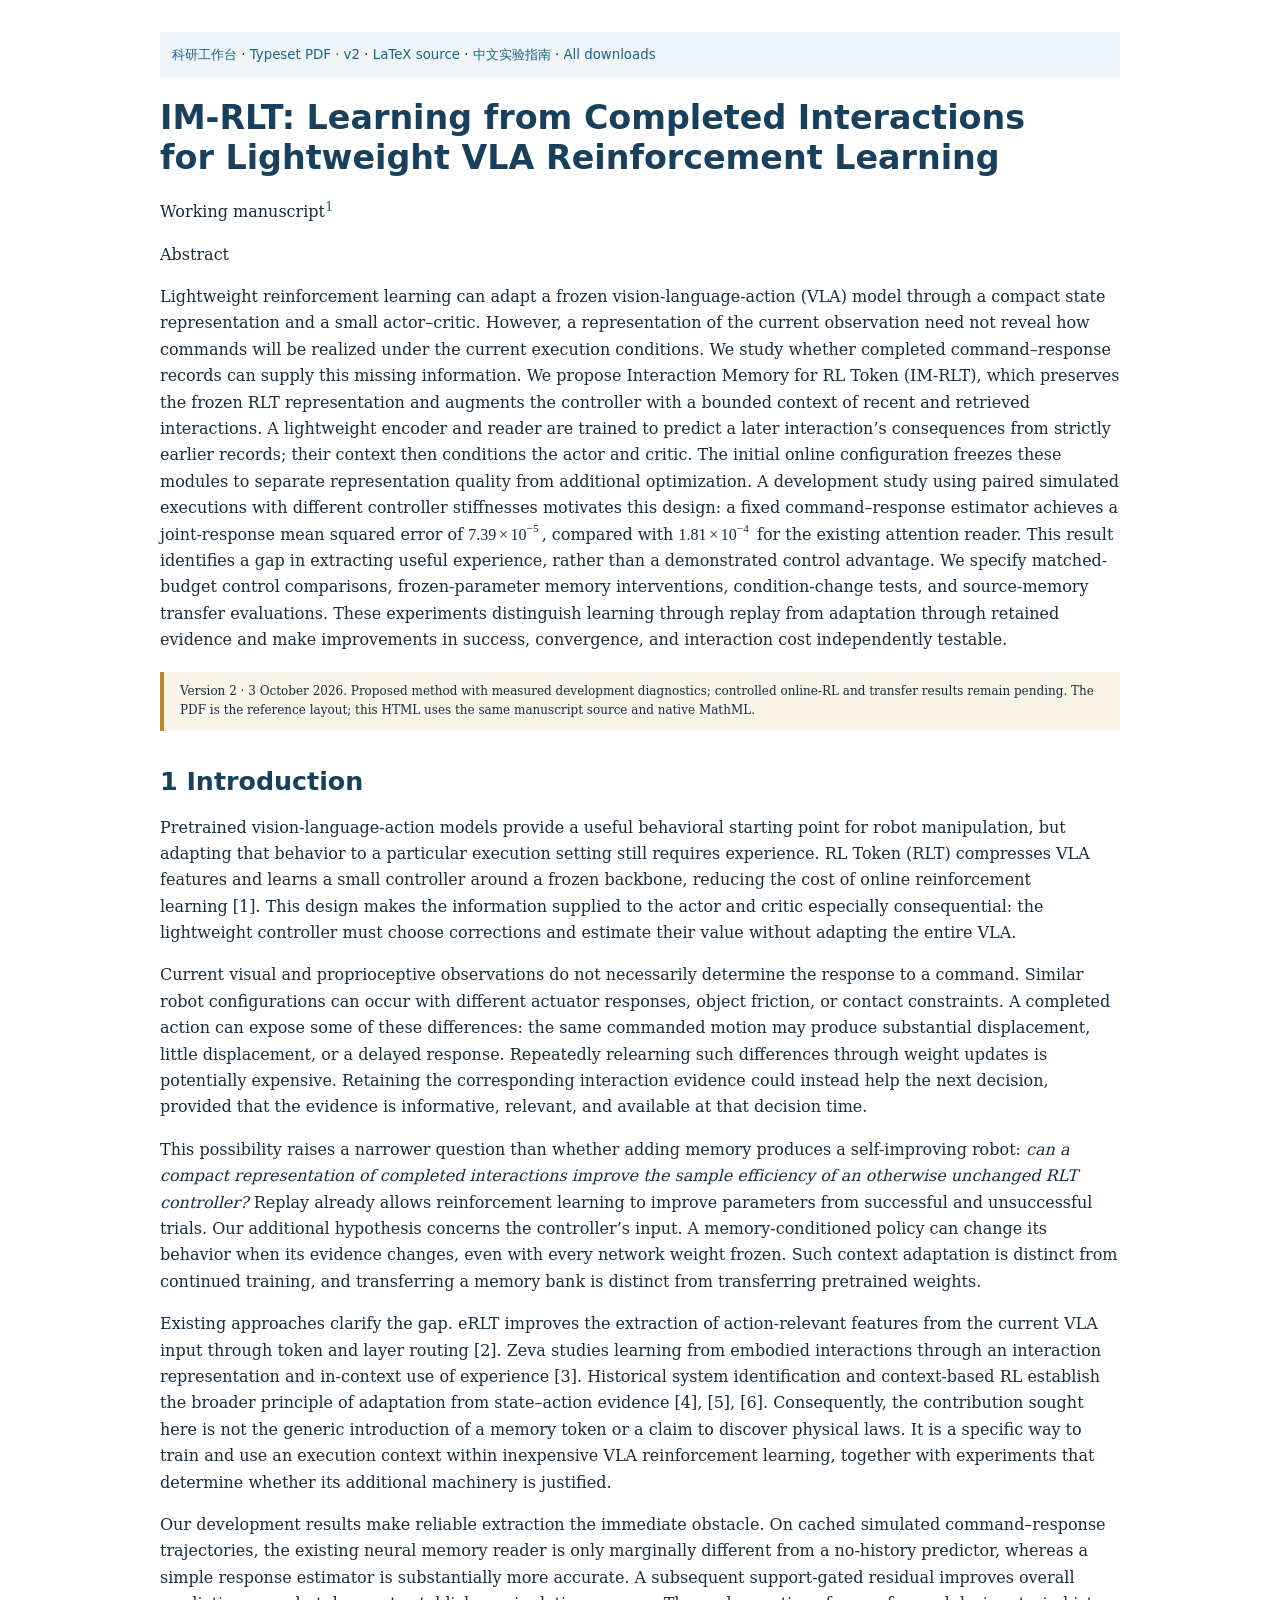
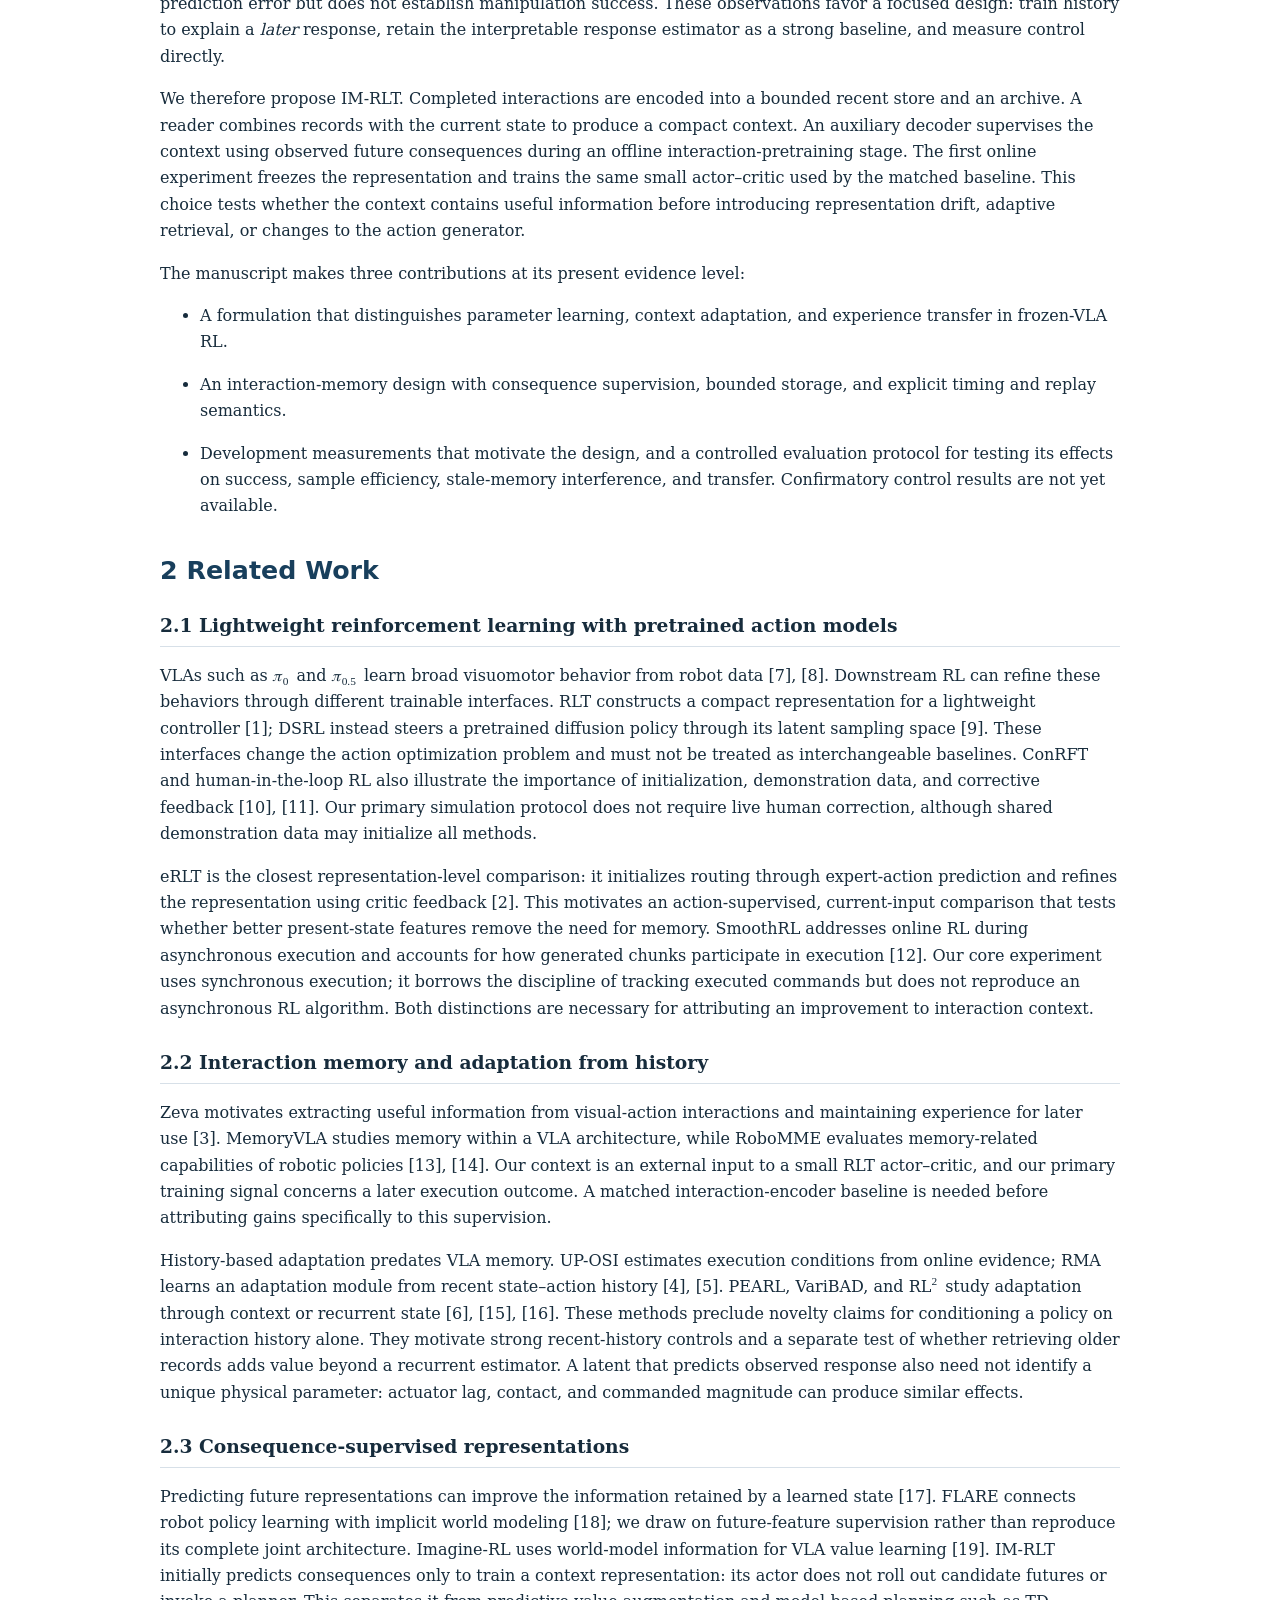
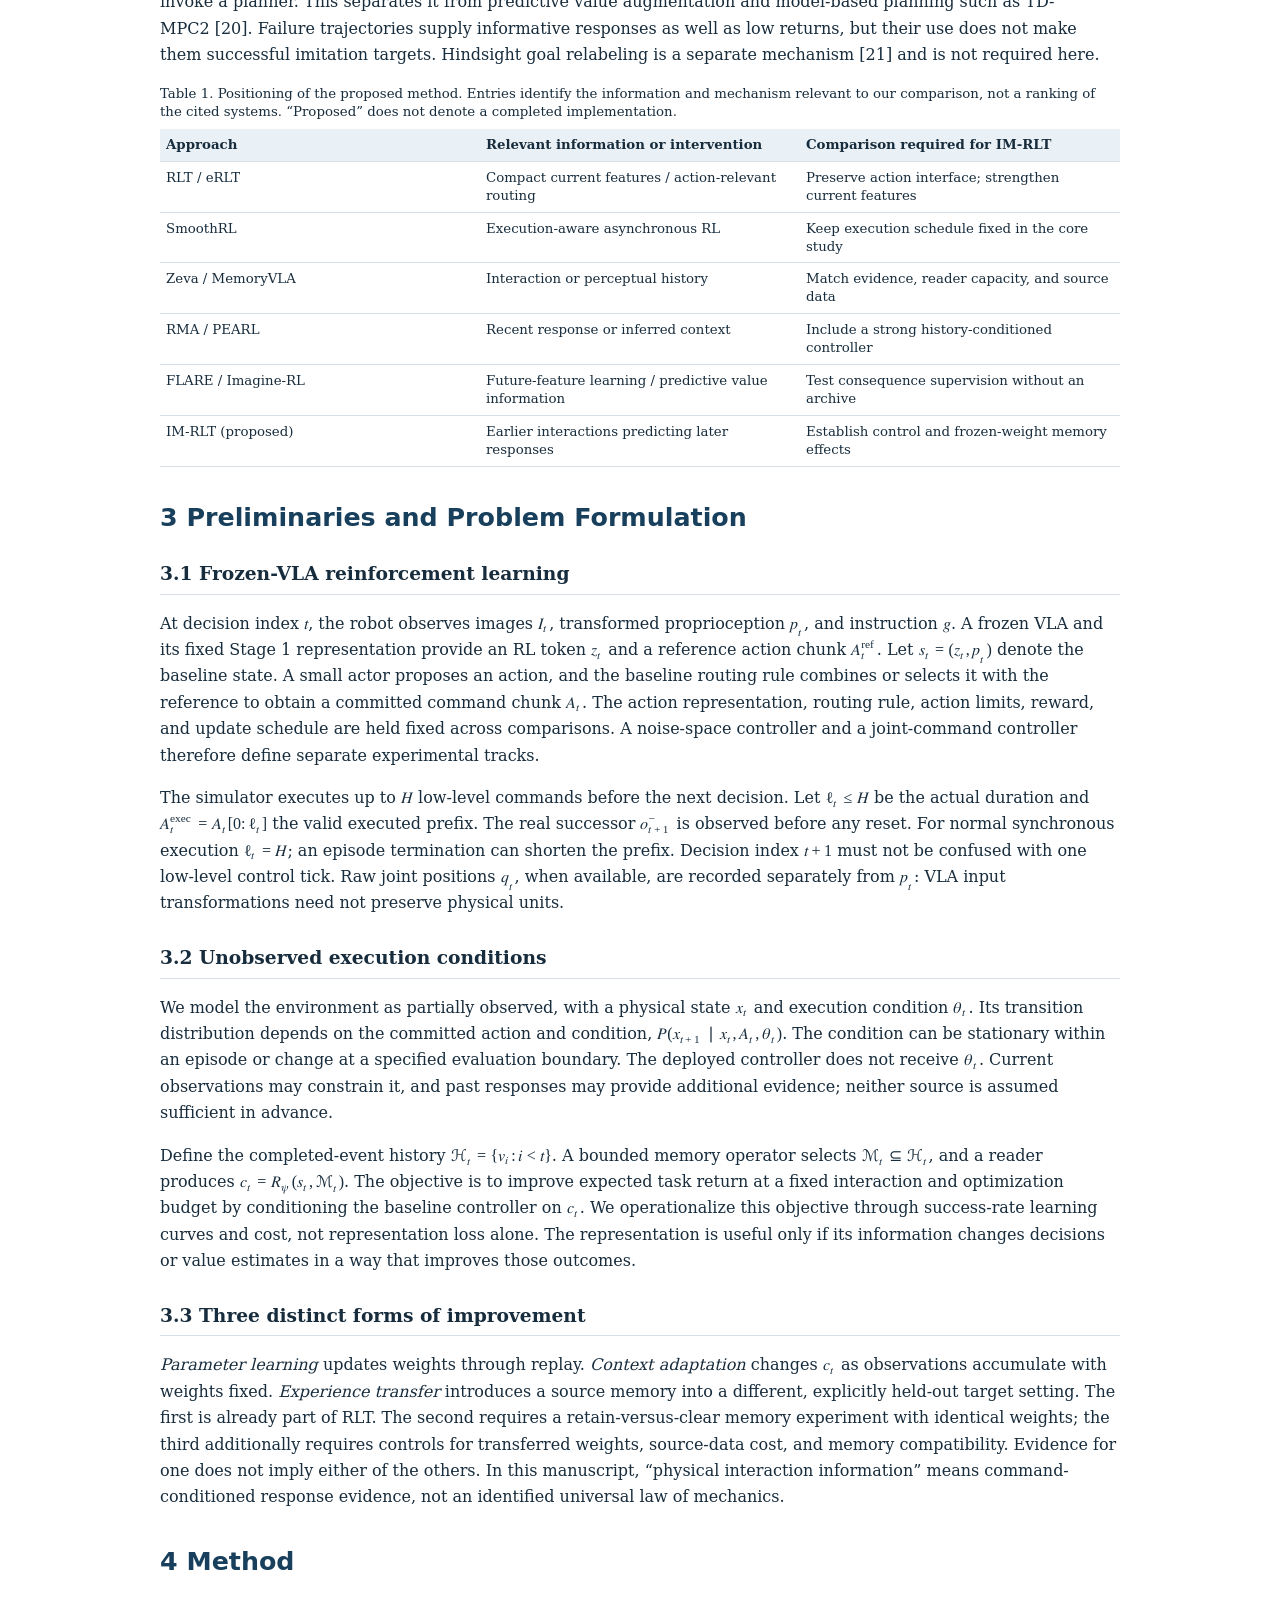
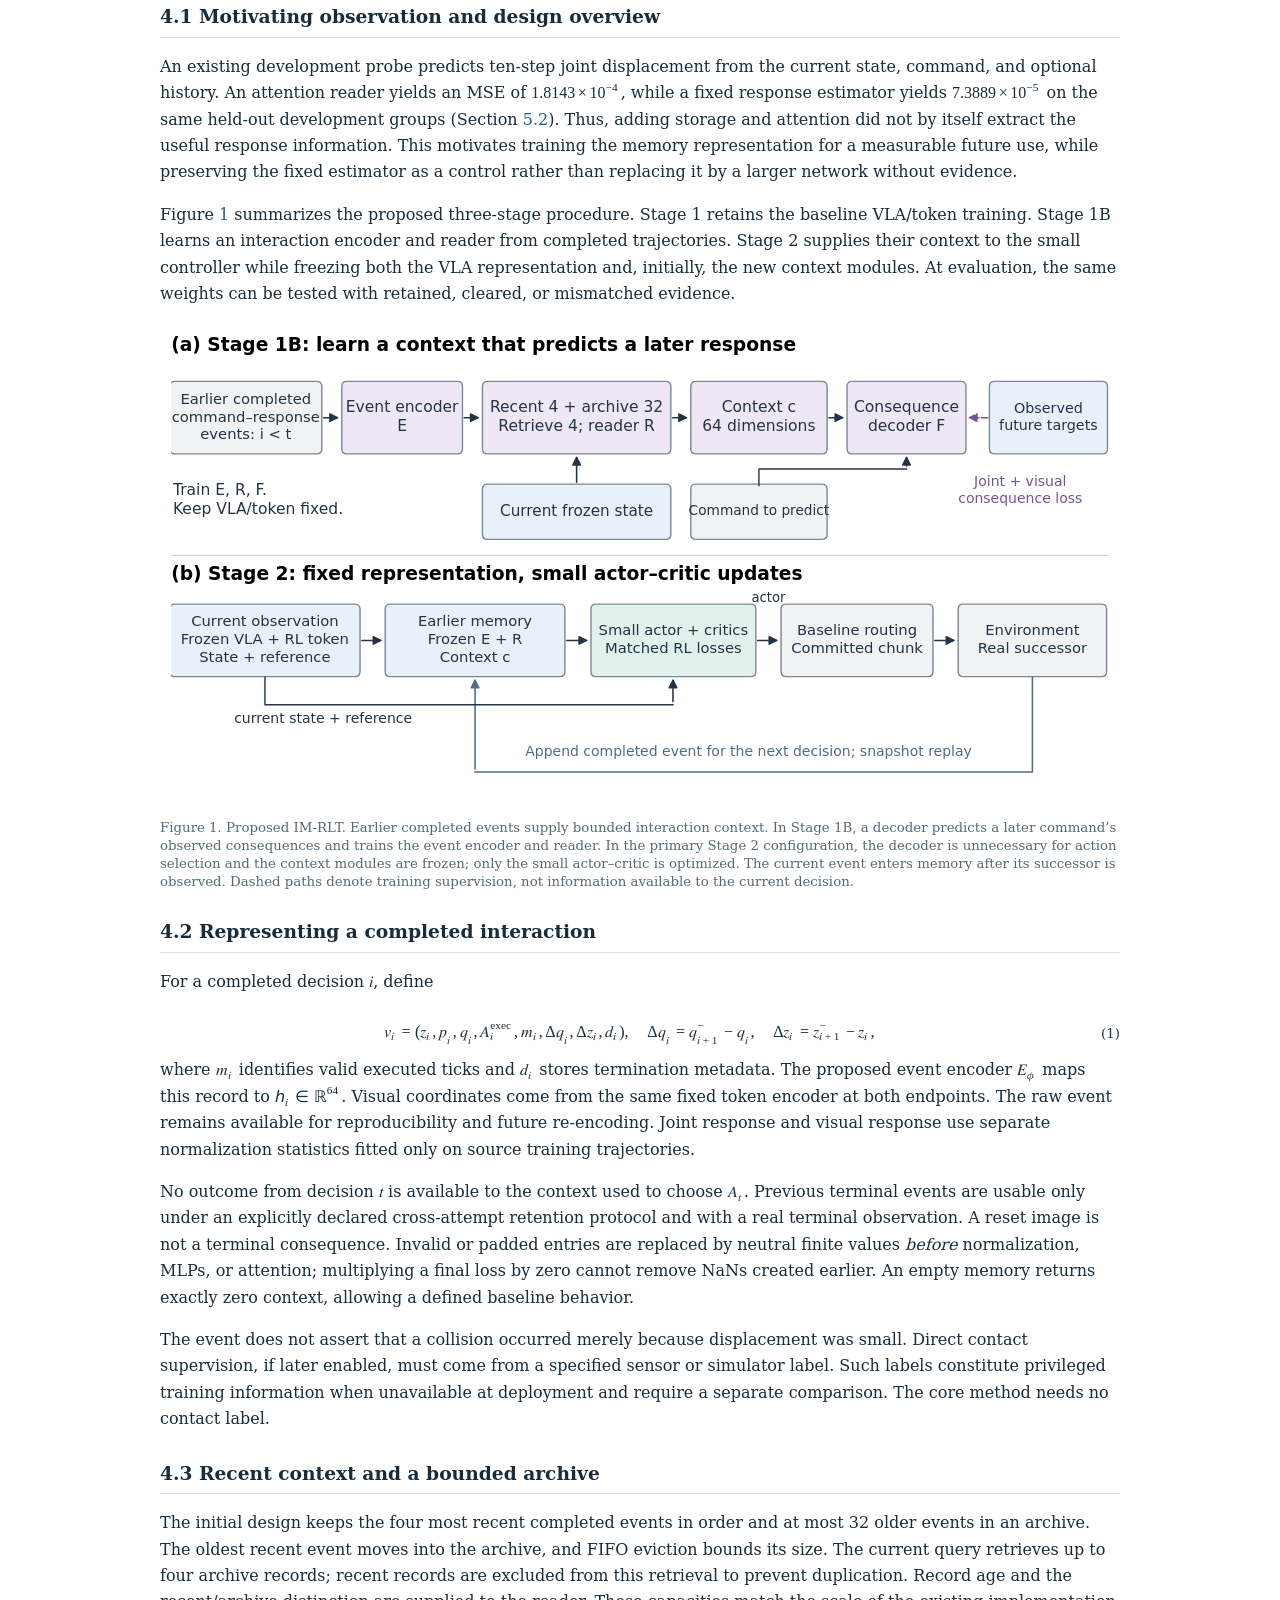
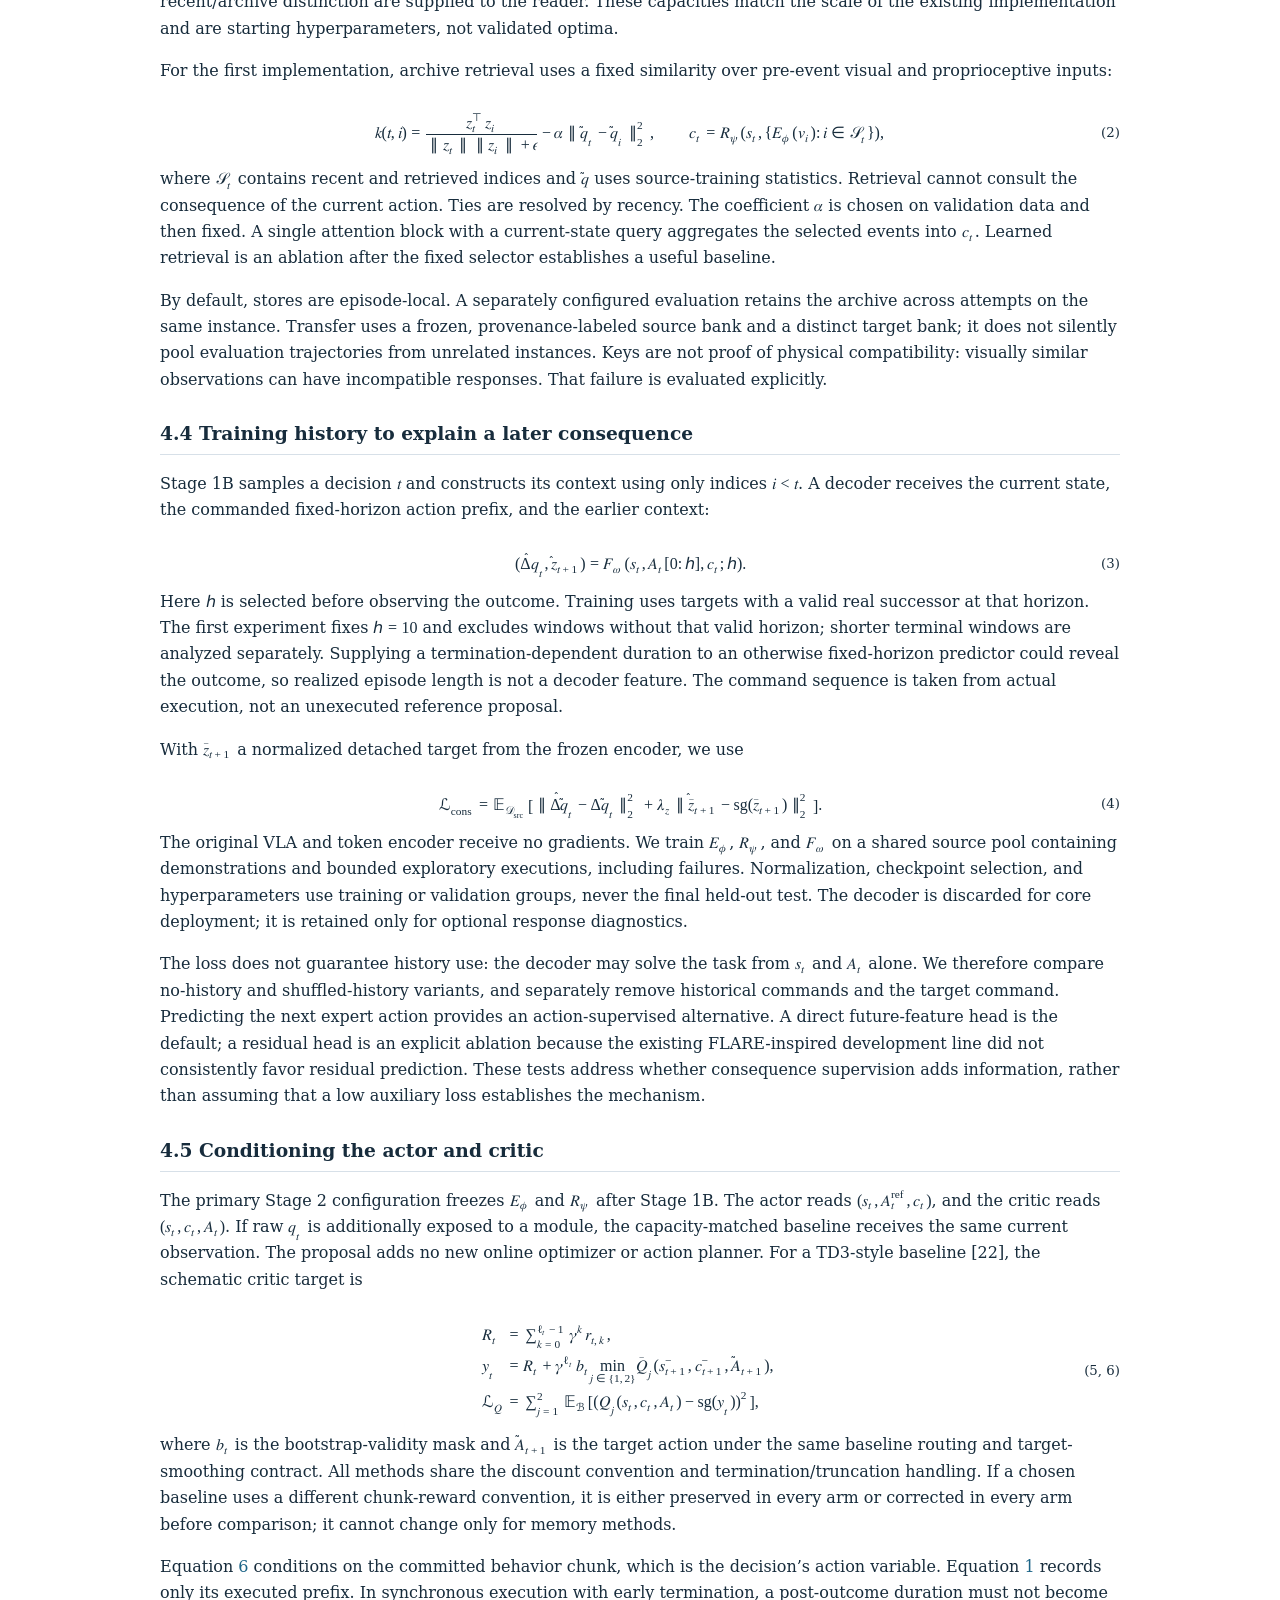
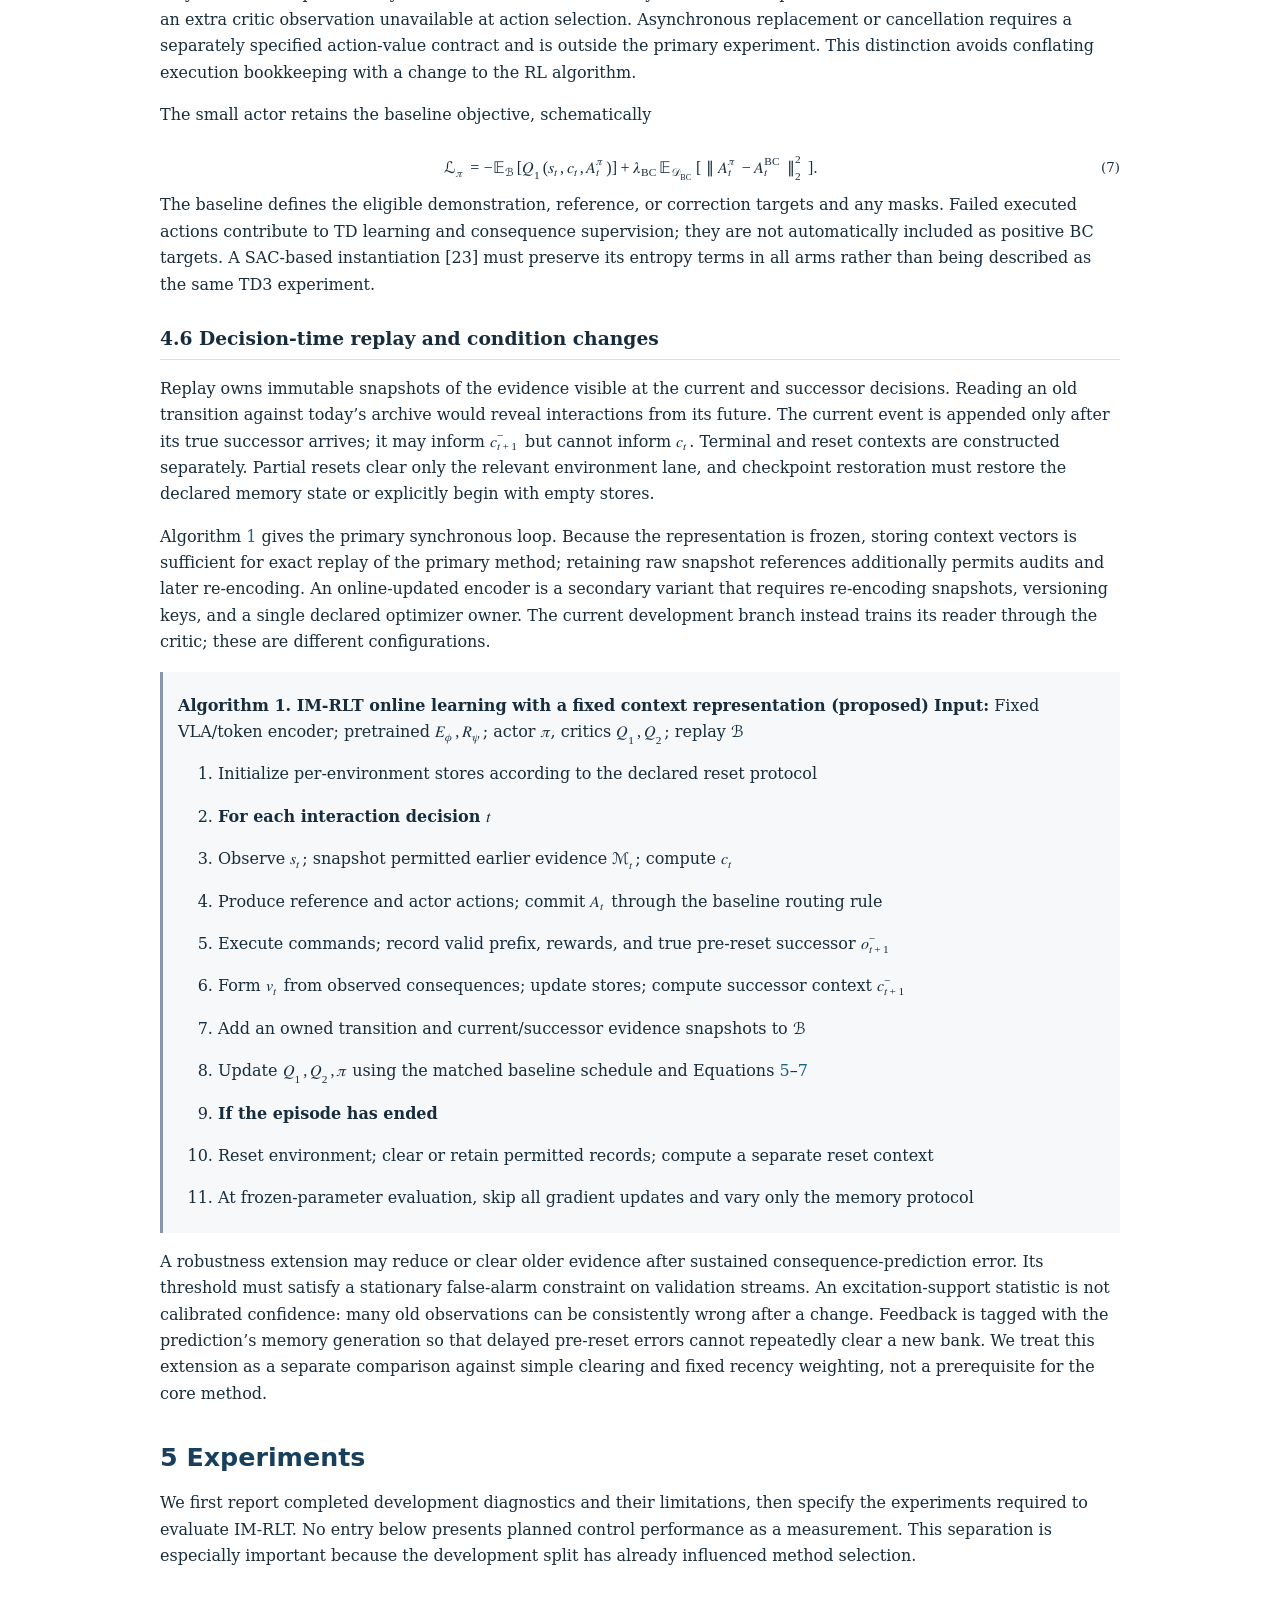
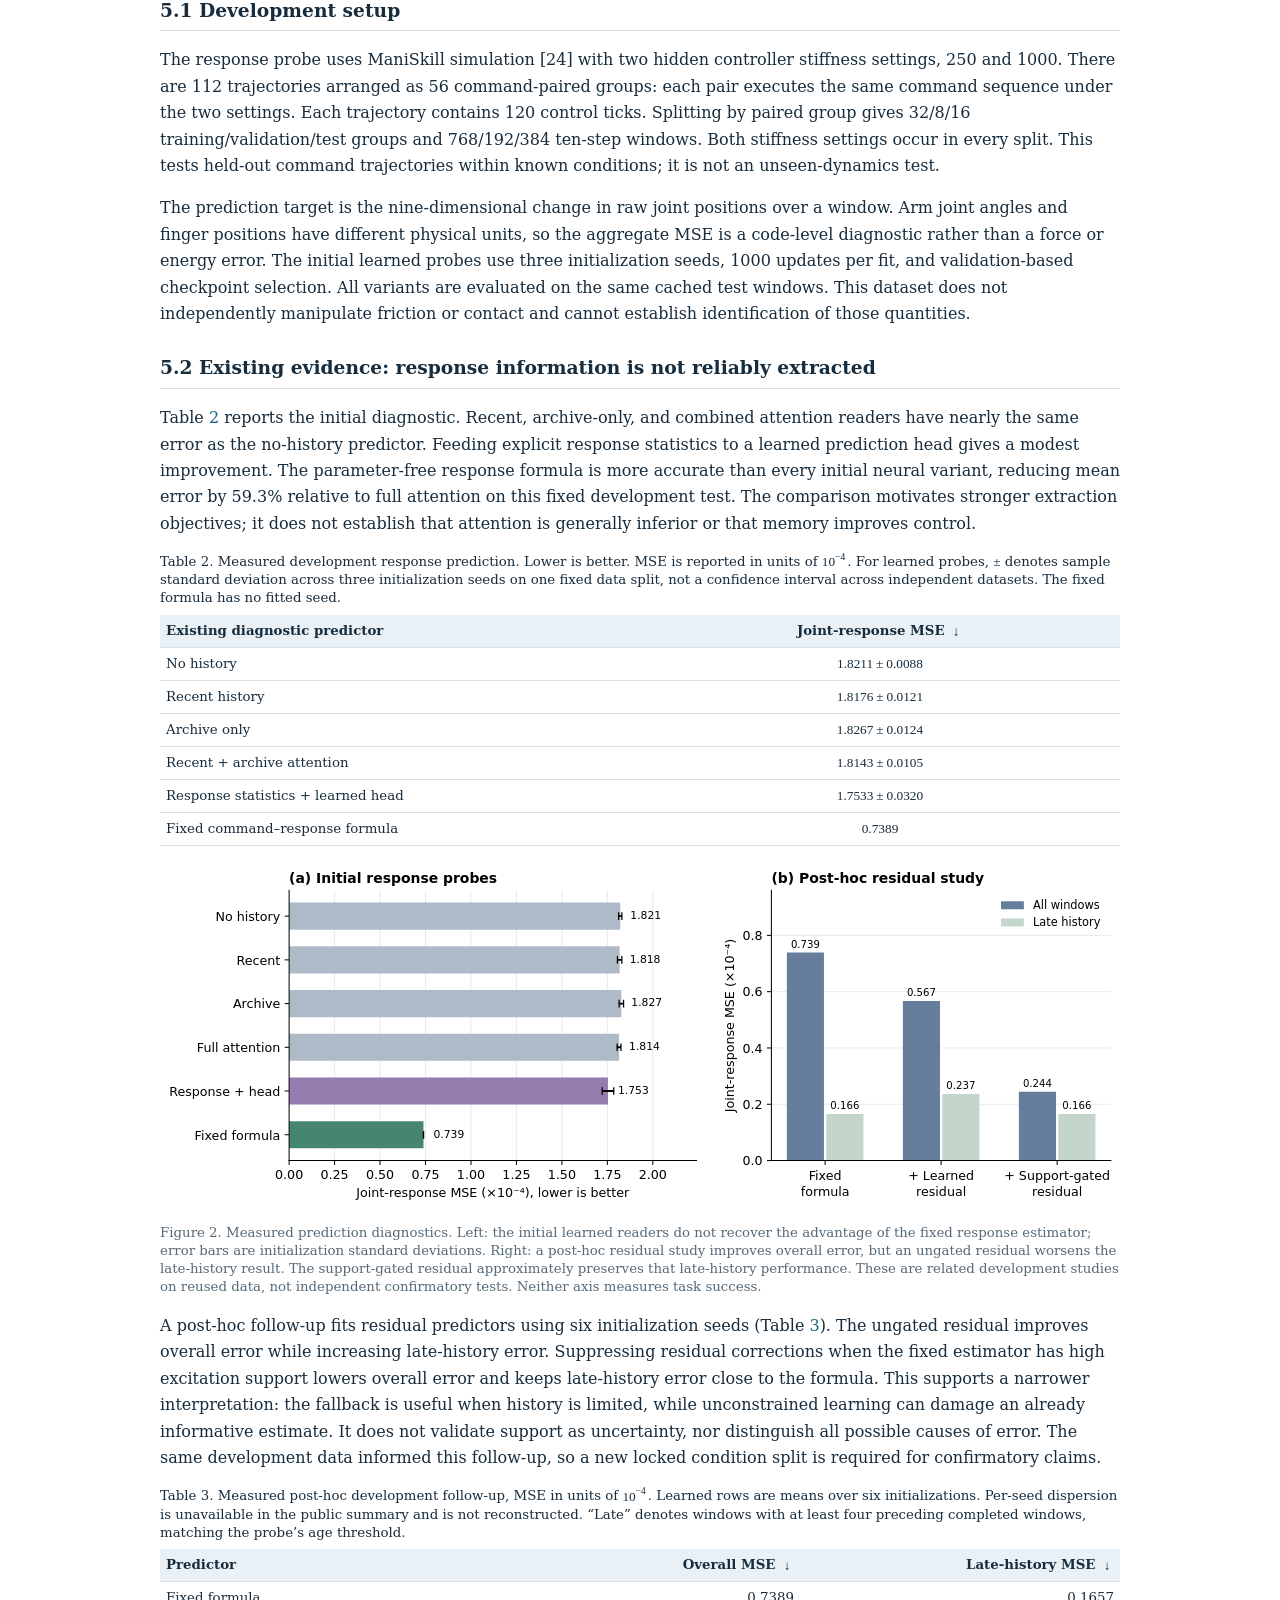
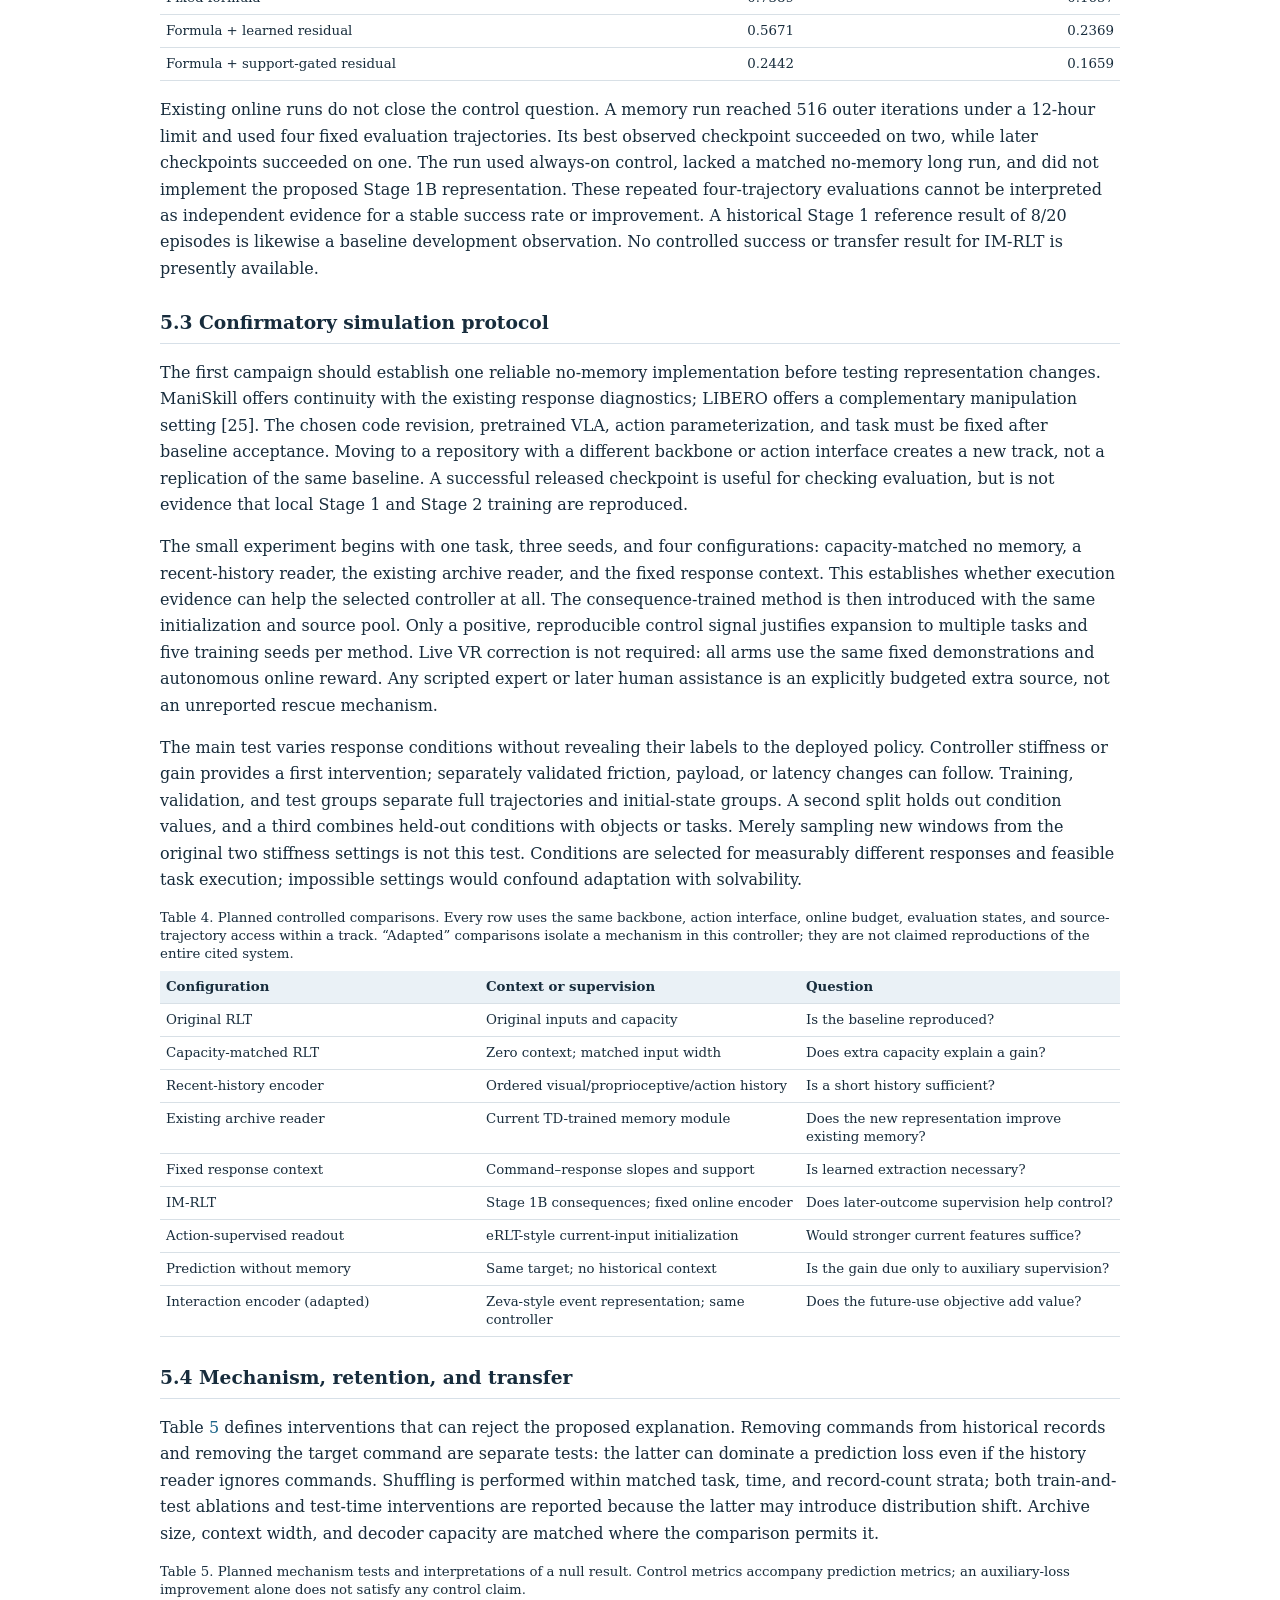
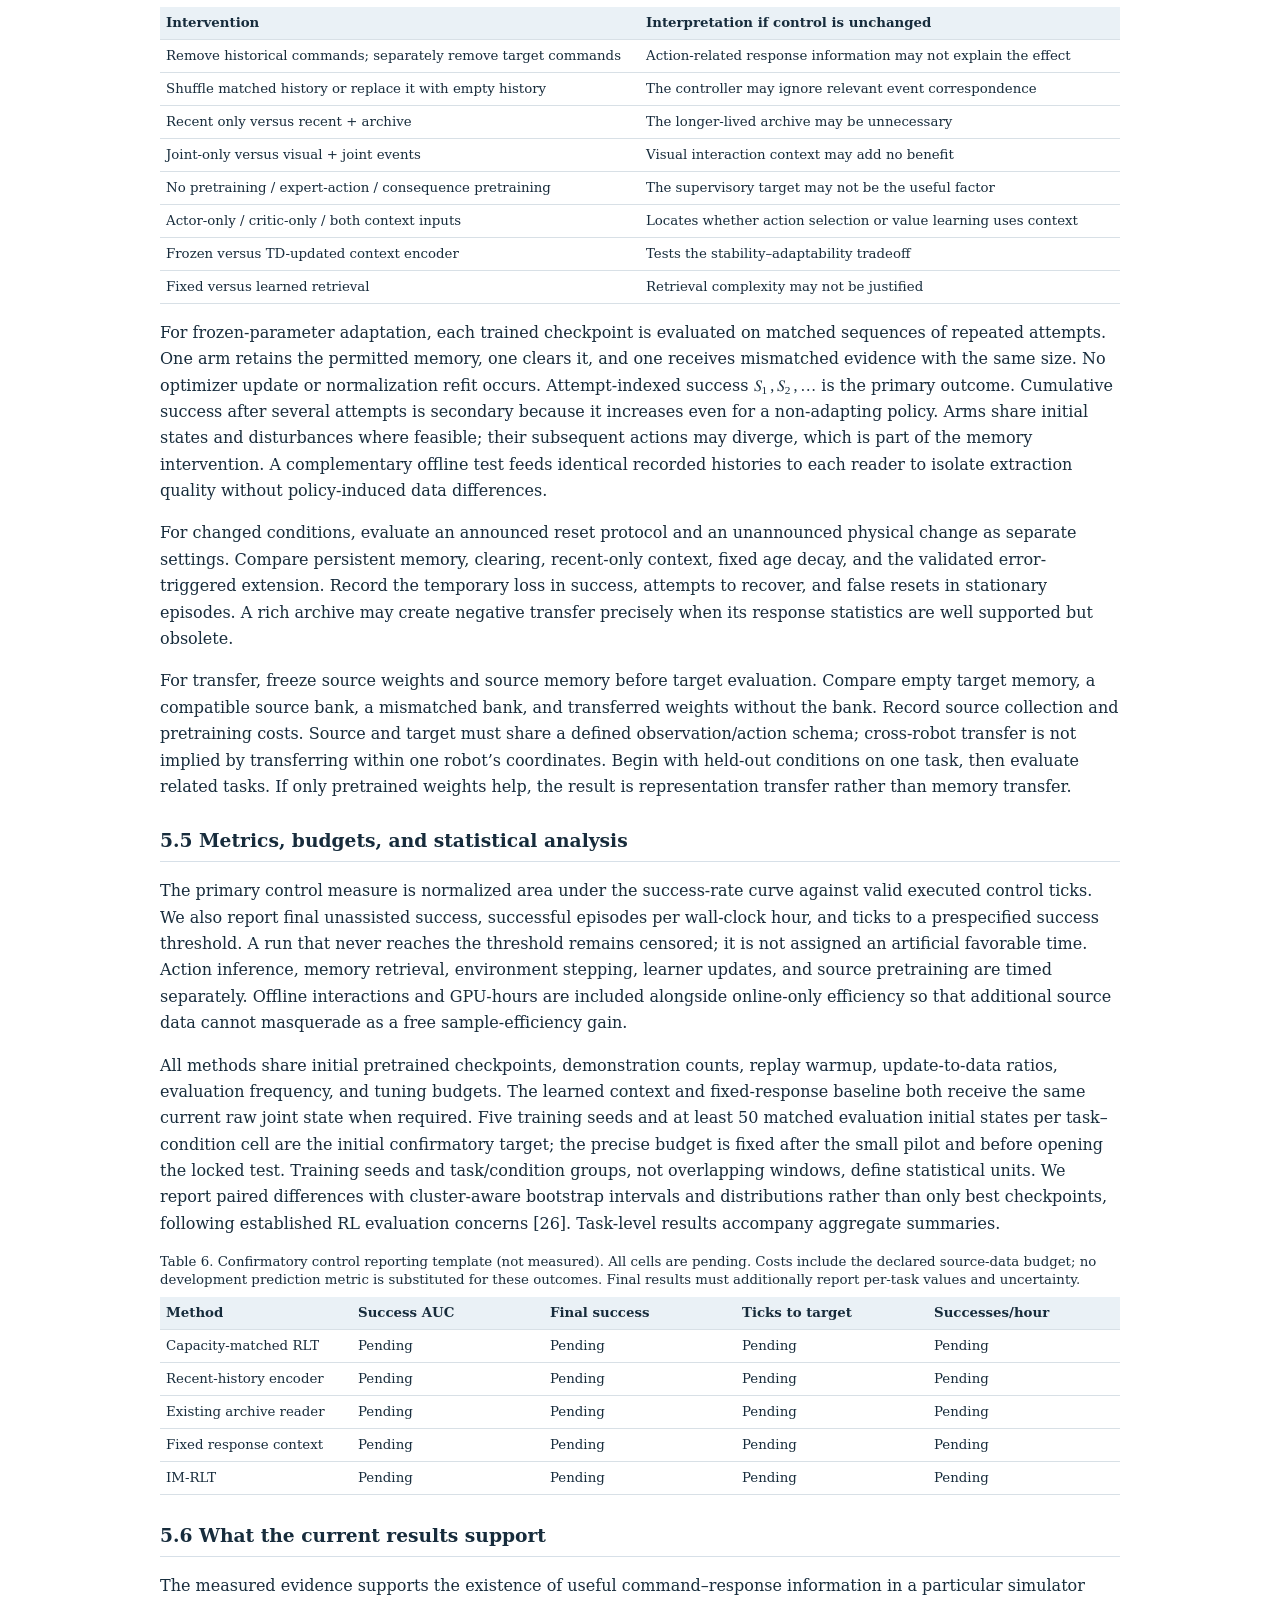
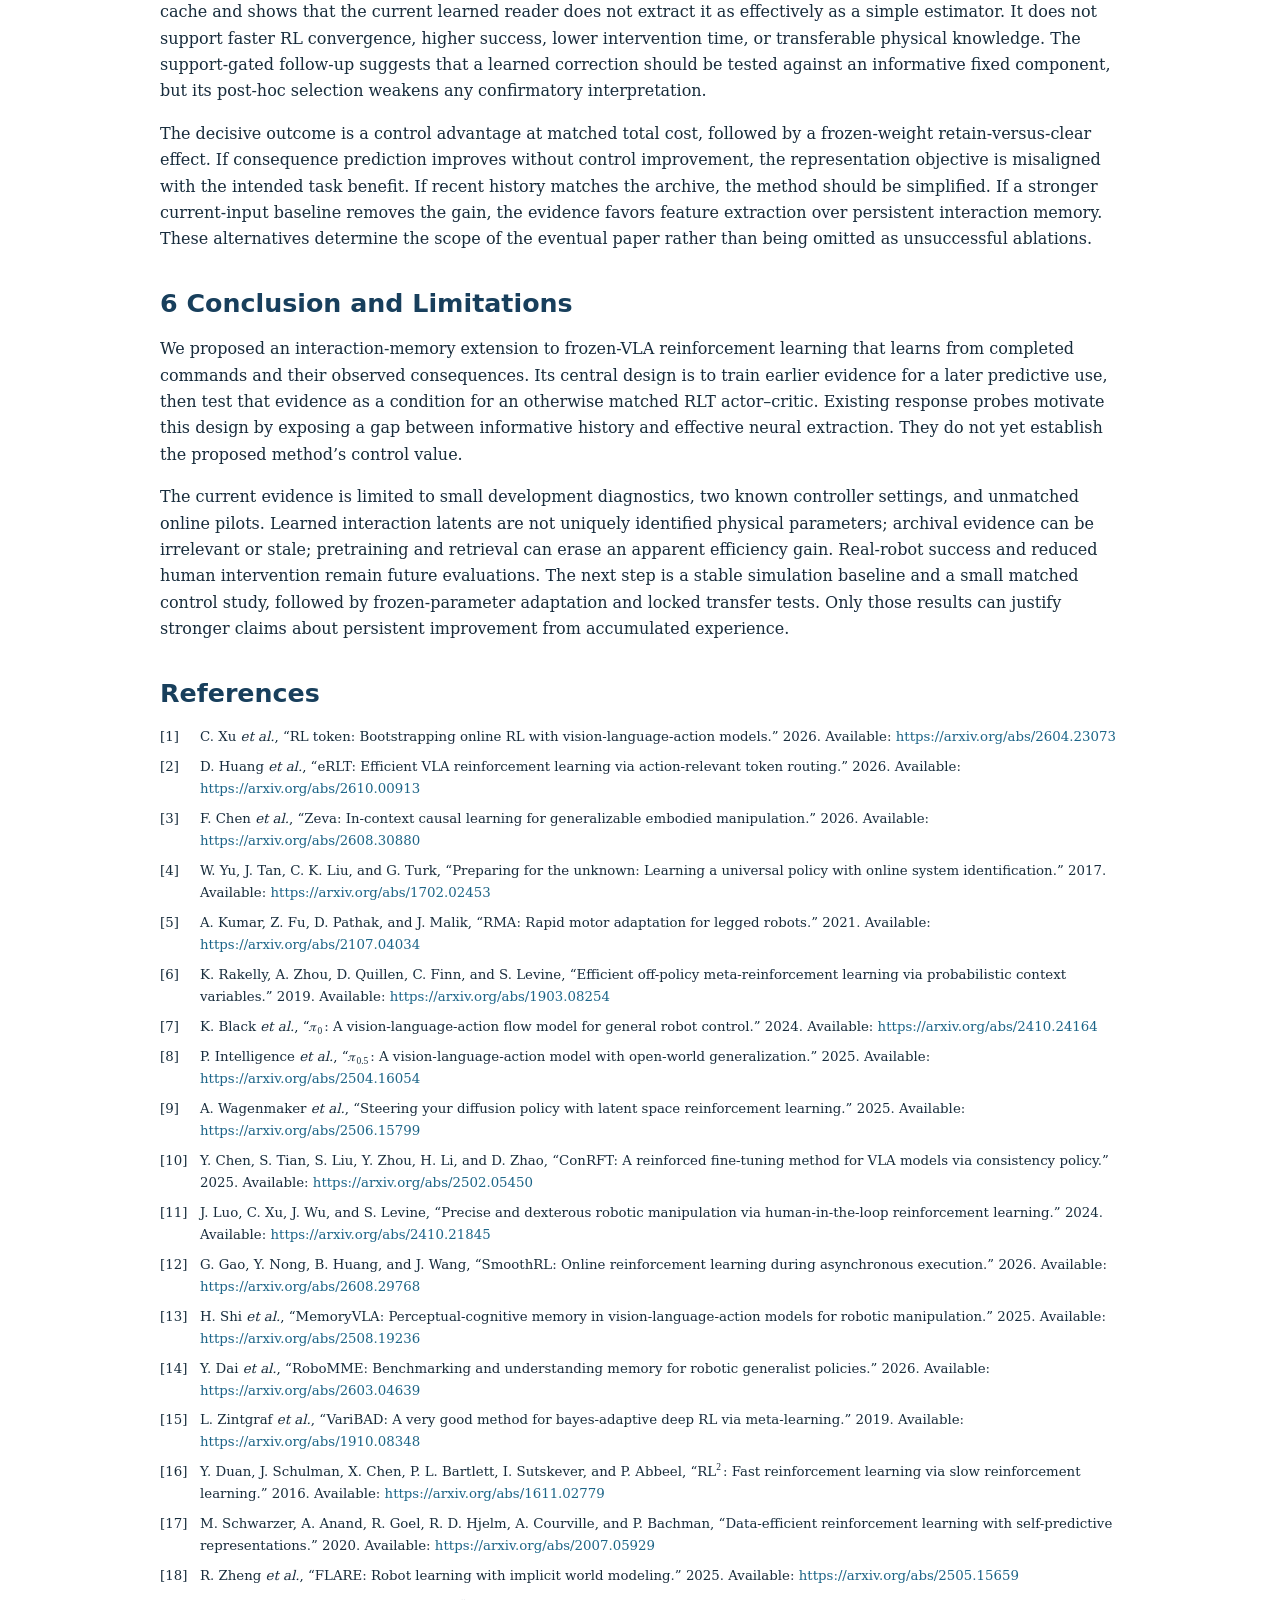
<file: research/papers/interaction-memory-2026-10-03/paper_en.html>
<!DOCTYPE html>

<html lang="en" xml:lang="en" xmlns="http://www.w3.org/1999/xhtml">
<head>
<meta charset="utf-8"/>
<meta content="pandoc" name="generator"/>
<meta content="width=device-width, initial-scale=1.0, user-scalable=yes" name="viewport"/>
<meta content="Working manuscript" name="author"/>
<title>IM-RLT: Learning from Completed Interactions for Lightweight VLA Reinforcement Learning</title>
<style>
    /* Default styles provided by pandoc.
    ** See https://pandoc.org/MANUAL.html#variables-for-html for config info.
    */
    code{white-space: pre-wrap;}
    span.smallcaps{font-variant: small-caps;}
    div.columns{display: flex; gap: min(4vw, 1.5em);}
    div.column{flex: auto; overflow-x: auto;}
    div.hanging-indent{margin-left: 1.5em; text-indent: -1.5em;}
    /* The extra [class] is a hack that increases specificity enough to
       override a similar rule in reveal.js */
    ul.task-list[class]{list-style: none;}
    ul.task-list li input[type="checkbox"] {
      font-size: inherit;
      width: 0.8em;
      margin: 0 0.8em 0.2em -1.6em;
      vertical-align: middle;
    }
    /* CSS for citations */
    div.csl-bib-body { }
    div.csl-entry {
      clear: both;
      margin-bottom: 0em;
    }
    .hanging-indent div.csl-entry {
      margin-left:2em;
      text-indent:-2em;
    }
    div.csl-left-margin {
      min-width:2em;
      float:left;
    }
    div.csl-right-inline {
      margin-left:2em;
      padding-left:1em;
    }
    div.csl-indent {
      margin-left: 2em;
    }  </style>
<link href="document.css" rel="stylesheet"/>
</head>
<body class="manuscript"><nav><a href="../../../index.html">科研工作台</a> · <a href="paper_en.pdf">Typeset PDF · v2</a> · <a href="paper_en.tex">LaTeX source</a> · <a href="experiment_guide_zh.html">中文实验指南</a> · <a href="index.html">All downloads</a></nav>
<header id="title-block-header">
<h1 class="title"><strong>IM-RLT: Learning from Completed
Interactions<br/>
for Lightweight VLA Reinforcement Learning</strong></h1>
<p class="author">Working manuscript<a class="footnote-ref" href="#fn1" id="fnref1" role="doc-noteref"><sup>1</sup></a></p>
<div class="abstract">
<div class="abstract-title">Abstract</div>
<p>Lightweight reinforcement learning can adapt a frozen
vision-language-action (VLA) model through a compact state
representation and a small actor–critic. However, a representation of
the current observation need not reveal how commands will be realized
under the current execution conditions. We study whether completed
command–response records can supply this missing information. We propose
Interaction Memory for RL Token (IM-RLT), which preserves the frozen RLT
representation and augments the controller with a bounded context of
recent and retrieved interactions. A lightweight encoder and reader are
trained to predict a later interaction’s consequences from strictly
earlier records; their context then conditions the actor and critic. The
initial online configuration freezes these modules to separate
representation quality from additional optimization. A development study
using paired simulated executions with different controller stiffnesses
motivates this design: a fixed command–response estimator achieves a
joint-response mean squared error of
<math display="inline" xmlns="http://www.w3.org/1998/Math/MathML"><semantics><mrow><mn>7.39</mn><mo>×</mo><msup><mn>10</mn><mrow><mi>−</mi><mn>5</mn></mrow></msup></mrow><annotation encoding="application/x-tex">7.39\times10^{-5}</annotation></semantics></math>,
compared with
<math display="inline" xmlns="http://www.w3.org/1998/Math/MathML"><semantics><mrow><mn>1.81</mn><mo>×</mo><msup><mn>10</mn><mrow><mi>−</mi><mn>4</mn></mrow></msup></mrow><annotation encoding="application/x-tex">1.81\times10^{-4}</annotation></semantics></math>
for the existing attention reader. This result identifies a gap in
extracting useful experience, rather than a demonstrated control
advantage. We specify matched-budget control comparisons,
frozen-parameter memory interventions, condition-change tests, and
source-memory transfer evaluations. These experiments distinguish
learning through replay from adaptation through retained evidence and
make improvements in success, convergence, and interaction cost
independently testable.</p>
</div>
</header><p class="publication-note">Version 2 · 3 October 2026. Proposed method with measured development diagnostics; controlled online-RL and transfer results remain pending. The PDF is the reference layout; this HTML uses the same manuscript source and native MathML.</p>
<h1 data-number="1" id="introduction"><span class="header-section-number">1</span> Introduction</h1>
<p>Pretrained vision-language-action models provide a useful behavioral
starting point for robot manipulation, but adapting that behavior to a
particular execution setting still requires experience. RL Token (RLT)
compresses VLA features and learns a small controller around a frozen
backbone, reducing the cost of online reinforcement learning <span class="citation" data-cites="rlt">[1]</span>. This design makes the
information supplied to the actor and critic especially consequential:
the lightweight controller must choose corrections and estimate their
value without adapting the entire VLA.</p>
<p>Current visual and proprioceptive observations do not necessarily
determine the response to a command. Similar robot configurations can
occur with different actuator responses, object friction, or contact
constraints. A completed action can expose some of these differences:
the same commanded motion may produce substantial displacement, little
displacement, or a delayed response. Repeatedly relearning such
differences through weight updates is potentially expensive. Retaining
the corresponding interaction evidence could instead help the next
decision, provided that the evidence is informative, relevant, and
available at that decision time.</p>
<p>This possibility raises a narrower question than whether adding
memory produces a self-improving robot: <em>can a compact representation
of completed interactions improve the sample efficiency of an otherwise
unchanged RLT controller?</em> Replay already allows reinforcement
learning to improve parameters from successful and unsuccessful trials.
Our additional hypothesis concerns the controller’s input. A
memory-conditioned policy can change its behavior when its evidence
changes, even with every network weight frozen. Such context adaptation
is distinct from continued training, and transferring a memory bank is
distinct from transferring pretrained weights.</p>
<p>Existing approaches clarify the gap. eRLT improves the extraction of
action-relevant features from the current VLA input through token and
layer routing <span class="citation" data-cites="erlt">[2]</span>. Zeva
studies learning from embodied interactions through an interaction
representation and in-context use of experience <span class="citation" data-cites="zeva">[3]</span>. Historical system identification and
context-based RL establish the broader principle of adaptation from
state–action evidence <span class="citation" data-cites="uposi rma pearl">[4], [5], [6]</span>. Consequently, the
contribution sought here is not the generic introduction of a memory
token or a claim to discover physical laws. It is a specific way to
train and use an execution context within inexpensive VLA reinforcement
learning, together with experiments that determine whether its
additional machinery is justified.</p>
<p>Our development results make reliable extraction the immediate
obstacle. On cached simulated command–response trajectories, the
existing neural memory reader is only marginally different from a
no-history predictor, whereas a simple response estimator is
substantially more accurate. A subsequent support-gated residual
improves overall prediction error but does not establish manipulation
success. These observations favor a focused design: train history to
explain a <em>later</em> response, retain the interpretable response
estimator as a strong baseline, and measure control directly.</p>
<p>We therefore propose IM-RLT. Completed interactions are encoded into
a bounded recent store and an archive. A reader combines records with
the current state to produce a compact context. An auxiliary decoder
supervises the context using observed future consequences during an
offline interaction-pretraining stage. The first online experiment
freezes the representation and trains the same small actor–critic used
by the matched baseline. This choice tests whether the context contains
useful information before introducing representation drift, adaptive
retrieval, or changes to the action generator.</p>
<p>The manuscript makes three contributions at its present evidence
level:</p>
<ul>
<li><p>A formulation that distinguishes parameter learning, context
adaptation, and experience transfer in frozen-VLA RL.</p></li>
<li><p>An interaction-memory design with consequence supervision,
bounded storage, and explicit timing and replay semantics.</p></li>
<li><p>Development measurements that motivate the design, and a
controlled evaluation protocol for testing its effects on success,
sample efficiency, stale-memory interference, and transfer. Confirmatory
control results are not yet available.</p></li>
</ul>
<h1 data-number="2" id="sec:related"><span class="header-section-number">2</span> Related Work</h1>
<h2 data-number="2.1" id="lightweight-reinforcement-learning-with-pretrained-action-models"><span class="header-section-number">2.1</span> Lightweight reinforcement
learning with pretrained action models</h2>
<p>VLAs such as
<math display="inline" xmlns="http://www.w3.org/1998/Math/MathML"><semantics><msub><mi>π</mi><mn>0</mn></msub><annotation encoding="application/x-tex">\pi_0</annotation></semantics></math>
and
<math display="inline" xmlns="http://www.w3.org/1998/Math/MathML"><semantics><msub><mi>π</mi><mn>0.5</mn></msub><annotation encoding="application/x-tex">\pi_{0.5}</annotation></semantics></math>
learn broad visuomotor behavior from robot data <span class="citation" data-cites="pi0 pi05">[7], [8]</span>. Downstream RL can refine these
behaviors through different trainable interfaces. RLT constructs a
compact representation for a lightweight controller <span class="citation" data-cites="rlt">[1]</span>; DSRL instead steers a
pretrained diffusion policy through its latent sampling space <span class="citation" data-cites="dsrl">[9]</span>. These interfaces change
the action optimization problem and must not be treated as
interchangeable baselines. ConRFT and human-in-the-loop RL also
illustrate the importance of initialization, demonstration data, and
corrective feedback <span class="citation" data-cites="conrft hilserl">[10], [11]</span>. Our primary simulation
protocol does not require live human correction, although shared
demonstration data may initialize all methods.</p>
<p>eRLT is the closest representation-level comparison: it initializes
routing through expert-action prediction and refines the representation
using critic feedback <span class="citation" data-cites="erlt">[2]</span>. This motivates an action-supervised,
current-input comparison that tests whether better present-state
features remove the need for memory. SmoothRL addresses online RL during
asynchronous execution and accounts for how generated chunks participate
in execution <span class="citation" data-cites="smoothrl">[12]</span>.
Our core experiment uses synchronous execution; it borrows the
discipline of tracking executed commands but does not reproduce an
asynchronous RL algorithm. Both distinctions are necessary for
attributing an improvement to interaction context.</p>
<h2 data-number="2.2" id="interaction-memory-and-adaptation-from-history"><span class="header-section-number">2.2</span> Interaction memory and
adaptation from history</h2>
<p>Zeva motivates extracting useful information from visual-action
interactions and maintaining experience for later use <span class="citation" data-cites="zeva">[3]</span>. MemoryVLA studies memory
within a VLA architecture, while RoboMME evaluates memory-related
capabilities of robotic policies <span class="citation" data-cites="memoryvla robomme">[13], [14]</span>. Our context is an
external input to a small RLT actor–critic, and our primary training
signal concerns a later execution outcome. A matched interaction-encoder
baseline is needed before attributing gains specifically to this
supervision.</p>
<p>History-based adaptation predates VLA memory. UP-OSI estimates
execution conditions from online evidence; RMA learns an adaptation
module from recent state–action history <span class="citation" data-cites="uposi rma">[4], [5]</span>. PEARL, VariBAD, and
RL<math display="inline" xmlns="http://www.w3.org/1998/Math/MathML"><semantics><msup><mi></mi><mn>2</mn></msup><annotation encoding="application/x-tex">^2</annotation></semantics></math>
study adaptation through context or recurrent state <span class="citation" data-cites="pearl varibad rl2">[6], [15], [16]</span>.
These methods preclude novelty claims for conditioning a policy on
interaction history alone. They motivate strong recent-history controls
and a separate test of whether retrieving older records adds value
beyond a recurrent estimator. A latent that predicts observed response
also need not identify a unique physical parameter: actuator lag,
contact, and commanded magnitude can produce similar effects.</p>
<h2 data-number="2.3" id="consequence-supervised-representations"><span class="header-section-number">2.3</span> Consequence-supervised
representations</h2>
<p>Predicting future representations can improve the information
retained by a learned state <span class="citation" data-cites="spr">[17]</span>. FLARE connects robot policy learning with
implicit world modeling <span class="citation" data-cites="flare">[18]</span>; we draw on future-feature supervision
rather than reproduce its complete joint architecture. Imagine-RL uses
world-model information for VLA value learning <span class="citation" data-cites="imagine">[19]</span>. IM-RLT initially predicts consequences
only to train a context representation: its actor does not roll out
candidate futures or invoke a planner. This separates it from predictive
value augmentation and model-based planning such as TD-MPC2 <span class="citation" data-cites="tdmpc2">[20]</span>. Failure trajectories
supply informative responses as well as low returns, but their use does
not make them successful imitation targets. Hindsight goal relabeling is
a separate mechanism <span class="citation" data-cites="her">[21]</span>
and is not required here.</p>
<div>
<table id="tab:position">
<caption>Table 1. Positioning of the proposed method. Entries identify the
information and mechanism relevant to our comparison, not a ranking of
the cited systems. “Proposed” does not denote a completed
implementation.</caption>
<thead>
<tr>
<th style="text-align: left;">Approach</th>
<th style="text-align: left;">Relevant information or intervention</th>
<th style="text-align: left;">Comparison required for IM-RLT</th>
</tr>
</thead>
<tbody>
<tr>
<td style="text-align: left;">RLT / eRLT</td>
<td style="text-align: left;">Compact current features / action-relevant
routing</td>
<td style="text-align: left;">Preserve action interface; strengthen
current features</td>
</tr>
<tr>
<td style="text-align: left;">SmoothRL</td>
<td style="text-align: left;">Execution-aware asynchronous RL</td>
<td style="text-align: left;">Keep execution schedule fixed in the core
study</td>
</tr>
<tr>
<td style="text-align: left;">Zeva / MemoryVLA</td>
<td style="text-align: left;">Interaction or perceptual history</td>
<td style="text-align: left;">Match evidence, reader capacity, and
source data</td>
</tr>
<tr>
<td style="text-align: left;">RMA / PEARL</td>
<td style="text-align: left;">Recent response or inferred context</td>
<td style="text-align: left;">Include a strong history-conditioned
controller</td>
</tr>
<tr>
<td style="text-align: left;">FLARE / Imagine-RL</td>
<td style="text-align: left;">Future-feature learning / predictive value
information</td>
<td style="text-align: left;">Test consequence supervision without an
archive</td>
</tr>
<tr>
<td style="text-align: left;">IM-RLT (proposed)</td>
<td style="text-align: left;">Earlier interactions predicting later
responses</td>
<td style="text-align: left;">Establish control and frozen-weight memory
effects</td>
</tr>
</tbody>
</table>
</div>
<h1 data-number="3" id="sec:problem"><span class="header-section-number">3</span> Preliminaries and Problem
Formulation</h1>
<h2 data-number="3.1" id="frozen-vla-reinforcement-learning"><span class="header-section-number">3.1</span> Frozen-VLA reinforcement
learning</h2>
<p>At decision index
<math display="inline" xmlns="http://www.w3.org/1998/Math/MathML"><semantics><mi>t</mi><annotation encoding="application/x-tex">t</annotation></semantics></math>,
the robot observes images
<math display="inline" xmlns="http://www.w3.org/1998/Math/MathML"><semantics><msub><mi>I</mi><mi>t</mi></msub><annotation encoding="application/x-tex">I_t</annotation></semantics></math>,
transformed proprioception
<math display="inline" xmlns="http://www.w3.org/1998/Math/MathML"><semantics><msub><mi>p</mi><mi>t</mi></msub><annotation encoding="application/x-tex">p_t</annotation></semantics></math>,
and instruction
<math display="inline" xmlns="http://www.w3.org/1998/Math/MathML"><semantics><mi>g</mi><annotation encoding="application/x-tex">g</annotation></semantics></math>.
A frozen VLA and its fixed Stage 1 representation provide an RL token
<math display="inline" xmlns="http://www.w3.org/1998/Math/MathML"><semantics><msub><mi>z</mi><mi>t</mi></msub><annotation encoding="application/x-tex">z_t</annotation></semantics></math>
and a reference action chunk
<math display="inline" xmlns="http://www.w3.org/1998/Math/MathML"><semantics><msubsup><mi>A</mi><mi>t</mi><mrow><mi mathvariant="normal">r</mi><mi mathvariant="normal">e</mi><mi mathvariant="normal">f</mi></mrow></msubsup><annotation encoding="application/x-tex">A_t^{\mathrm{ref}}</annotation></semantics></math>.
Let
<math display="inline" xmlns="http://www.w3.org/1998/Math/MathML"><semantics><mrow><msub><mi>s</mi><mi>t</mi></msub><mo>=</mo><mo form="prefix" stretchy="false">(</mo><msub><mi>z</mi><mi>t</mi></msub><mo>,</mo><msub><mi>p</mi><mi>t</mi></msub><mo form="postfix" stretchy="false">)</mo></mrow><annotation encoding="application/x-tex">s_t=(z_t,p_t)</annotation></semantics></math>
denote the baseline state. A small actor proposes an action, and the
baseline routing rule combines or selects it with the reference to
obtain a committed command chunk
<math display="inline" xmlns="http://www.w3.org/1998/Math/MathML"><semantics><msub><mi>A</mi><mi>t</mi></msub><annotation encoding="application/x-tex">A_t</annotation></semantics></math>.
The action representation, routing rule, action limits, reward, and
update schedule are held fixed across comparisons. A noise-space
controller and a joint-command controller therefore define separate
experimental tracks.</p>
<p>The simulator executes up to
<math display="inline" xmlns="http://www.w3.org/1998/Math/MathML"><semantics><mi>H</mi><annotation encoding="application/x-tex">H</annotation></semantics></math>
low-level commands before the next decision. Let
<math display="inline" xmlns="http://www.w3.org/1998/Math/MathML"><semantics><mrow><msub><mi>ℓ</mi><mi>t</mi></msub><mo>≤</mo><mi>H</mi></mrow><annotation encoding="application/x-tex">\ell_t\leq H</annotation></semantics></math>
be the actual duration and
<math display="inline" xmlns="http://www.w3.org/1998/Math/MathML"><semantics><mrow><msubsup><mi>A</mi><mi>t</mi><mrow><mi mathvariant="normal">e</mi><mi mathvariant="normal">x</mi><mi mathvariant="normal">e</mi><mi mathvariant="normal">c</mi></mrow></msubsup><mo>=</mo><msub><mi>A</mi><mi>t</mi></msub><mo form="prefix" stretchy="false">[</mo><mn>0</mn><mo>:</mo><msub><mi>ℓ</mi><mi>t</mi></msub><mo form="postfix" stretchy="false">]</mo></mrow><annotation encoding="application/x-tex">A_t^{\mathrm{exec}}=A_t[0:\ell_t]</annotation></semantics></math>
the valid executed prefix. The real successor
<math display="inline" xmlns="http://www.w3.org/1998/Math/MathML"><semantics><msubsup><mi>o</mi><mrow><mi>t</mi><mo>+</mo><mn>1</mn></mrow><mo>−</mo></msubsup><annotation encoding="application/x-tex">o_{t+1}^{-}</annotation></semantics></math>
is observed before any reset. For normal synchronous execution
<math display="inline" xmlns="http://www.w3.org/1998/Math/MathML"><semantics><mrow><msub><mi>ℓ</mi><mi>t</mi></msub><mo>=</mo><mi>H</mi></mrow><annotation encoding="application/x-tex">\ell_t=H</annotation></semantics></math>;
an episode termination can shorten the prefix. Decision index
<math display="inline" xmlns="http://www.w3.org/1998/Math/MathML"><semantics><mrow><mi>t</mi><mo>+</mo><mn>1</mn></mrow><annotation encoding="application/x-tex">t+1</annotation></semantics></math>
must not be confused with one low-level control tick. Raw joint
positions
<math display="inline" xmlns="http://www.w3.org/1998/Math/MathML"><semantics><msub><mi>q</mi><mi>t</mi></msub><annotation encoding="application/x-tex">q_t</annotation></semantics></math>,
when available, are recorded separately from
<math display="inline" xmlns="http://www.w3.org/1998/Math/MathML"><semantics><msub><mi>p</mi><mi>t</mi></msub><annotation encoding="application/x-tex">p_t</annotation></semantics></math>:
VLA input transformations need not preserve physical units.</p>
<h2 data-number="3.2" id="unobserved-execution-conditions"><span class="header-section-number">3.2</span> Unobserved execution
conditions</h2>
<p>We model the environment as partially observed, with a physical state
<math display="inline" xmlns="http://www.w3.org/1998/Math/MathML"><semantics><msub><mi>x</mi><mi>t</mi></msub><annotation encoding="application/x-tex">x_t</annotation></semantics></math>
and execution condition
<math display="inline" xmlns="http://www.w3.org/1998/Math/MathML"><semantics><msub><mi>θ</mi><mi>t</mi></msub><annotation encoding="application/x-tex">\theta_t</annotation></semantics></math>.
Its transition distribution depends on the committed action and
condition,
<math display="inline" xmlns="http://www.w3.org/1998/Math/MathML"><semantics><mrow><mi>P</mi><mo form="prefix" stretchy="false">(</mo><msub><mi>x</mi><mrow><mi>t</mi><mo>+</mo><mn>1</mn></mrow></msub><mo>∣</mo><msub><mi>x</mi><mi>t</mi></msub><mo>,</mo><msub><mi>A</mi><mi>t</mi></msub><mo>,</mo><msub><mi>θ</mi><mi>t</mi></msub><mo form="postfix" stretchy="false">)</mo></mrow><annotation encoding="application/x-tex">P(x_{t+1}\mid x_t,A_t,\theta_t)</annotation></semantics></math>.
The condition can be stationary within an episode or change at a
specified evaluation boundary. The deployed controller does not receive
<math display="inline" xmlns="http://www.w3.org/1998/Math/MathML"><semantics><msub><mi>θ</mi><mi>t</mi></msub><annotation encoding="application/x-tex">\theta_t</annotation></semantics></math>.
Current observations may constrain it, and past responses may provide
additional evidence; neither source is assumed sufficient in
advance.</p>
<p>Define the completed-event history
<math display="inline" xmlns="http://www.w3.org/1998/Math/MathML"><semantics><mrow><msub><mi mathvariant="script">ℋ</mi><mi>t</mi></msub><mo>=</mo><mo form="prefix" stretchy="false">{</mo><msub><mi>v</mi><mi>i</mi></msub><mo>:</mo><mi>i</mi><mo>&lt;</mo><mi>t</mi><mo form="postfix" stretchy="false">}</mo></mrow><annotation encoding="application/x-tex">\mathcal{H}_t=\{v_i:i&lt;t\}</annotation></semantics></math>.
A bounded memory operator selects
<math display="inline" xmlns="http://www.w3.org/1998/Math/MathML"><semantics><mrow><msub><mi mathvariant="script">ℳ</mi><mi>t</mi></msub><mo>⊆</mo><msub><mi mathvariant="script">ℋ</mi><mi>t</mi></msub></mrow><annotation encoding="application/x-tex">\mathcal{M}_t\subseteq\mathcal{H}_t</annotation></semantics></math>,
and a reader produces
<math display="inline" xmlns="http://www.w3.org/1998/Math/MathML"><semantics><mrow><msub><mi>c</mi><mi>t</mi></msub><mo>=</mo><msub><mi>R</mi><mi>ψ</mi></msub><mo form="prefix" stretchy="false">(</mo><msub><mi>s</mi><mi>t</mi></msub><mo>,</mo><msub><mi mathvariant="script">ℳ</mi><mi>t</mi></msub><mo form="postfix" stretchy="false">)</mo></mrow><annotation encoding="application/x-tex">c_t=R_\psi(s_t,\mathcal{M}_t)</annotation></semantics></math>.
The objective is to improve expected task return at a fixed interaction
and optimization budget by conditioning the baseline controller on
<math display="inline" xmlns="http://www.w3.org/1998/Math/MathML"><semantics><msub><mi>c</mi><mi>t</mi></msub><annotation encoding="application/x-tex">c_t</annotation></semantics></math>.
We operationalize this objective through success-rate learning curves
and cost, not representation loss alone. The representation is useful
only if its information changes decisions or value estimates in a way
that improves those outcomes.</p>
<h2 data-number="3.3" id="three-distinct-forms-of-improvement"><span class="header-section-number">3.3</span> Three distinct forms of
improvement</h2>
<p><em>Parameter learning</em> updates weights through replay.
<em>Context adaptation</em> changes
<math display="inline" xmlns="http://www.w3.org/1998/Math/MathML"><semantics><msub><mi>c</mi><mi>t</mi></msub><annotation encoding="application/x-tex">c_t</annotation></semantics></math>
as observations accumulate with weights fixed. <em>Experience
transfer</em> introduces a source memory into a different, explicitly
held-out target setting. The first is already part of RLT. The second
requires a retain-versus-clear memory experiment with identical weights;
the third additionally requires controls for transferred weights,
source-data cost, and memory compatibility. Evidence for one does not
imply either of the others. In this manuscript, “physical interaction
information” means command-conditioned response evidence, not an
identified universal law of mechanics.</p>
<h1 data-number="4" id="sec:method"><span class="header-section-number">4</span> Method</h1>
<h2 data-number="4.1" id="motivating-observation-and-design-overview"><span class="header-section-number">4.1</span> Motivating observation and
design overview</h2>
<p>An existing development probe predicts ten-step joint displacement
from the current state, command, and optional history. An attention
reader yields an MSE of
<math display="inline" xmlns="http://www.w3.org/1998/Math/MathML"><semantics><mrow><mn>1.8143</mn><mo>×</mo><msup><mn>10</mn><mrow><mi>−</mi><mn>4</mn></mrow></msup></mrow><annotation encoding="application/x-tex">1.8143\times10^{-4}</annotation></semantics></math>,
while a fixed response estimator yields
<math display="inline" xmlns="http://www.w3.org/1998/Math/MathML"><semantics><mrow><mn>7.3889</mn><mo>×</mo><msup><mn>10</mn><mrow><mi>−</mi><mn>5</mn></mrow></msup></mrow><annotation encoding="application/x-tex">7.3889\times10^{-5}</annotation></semantics></math>
on the same held-out development groups (Section <a data-reference="sec:results" data-reference-type="ref" href="#sec:results">5.2</a>). Thus,
adding storage and attention did not by itself extract the useful
response information. This motivates training the memory representation
for a measurable future use, while preserving the fixed estimator as a
control rather than replacing it by a larger network without
evidence.</p>
<p>Figure <a data-reference="fig:framework" data-reference-type="ref" href="#fig:framework">1</a> summarizes the proposed three-stage
procedure. Stage 1 retains the baseline VLA/token training. Stage 1B
learns an interaction encoder and reader from completed trajectories.
Stage 2 supplies their context to the small controller while freezing
both the VLA representation and, initially, the new context modules. At
evaluation, the same weights can be tested with retained, cleared, or
mismatched evidence.</p>
<figure data-latex-placement="t" id="fig:framework">
<img src="figures/framework.svg"/>
<figcaption>Figure 1. Proposed IM-RLT. Earlier completed events supply bounded
interaction context. In Stage 1B, a decoder predicts a later command’s
observed consequences and trains the event encoder and reader. In the
primary Stage 2 configuration, the decoder is unnecessary for action
selection and the context modules are frozen; only the small
actor–critic is optimized. The current event enters memory after its
successor is observed. Dashed paths denote training supervision, not
information available to the current decision.</figcaption>
</figure>
<h2 data-number="4.2" id="representing-a-completed-interaction"><span class="header-section-number">4.2</span> Representing a completed
interaction</h2>
<p>For a completed decision
<math display="inline" xmlns="http://www.w3.org/1998/Math/MathML"><semantics><mi>i</mi><annotation encoding="application/x-tex">i</annotation></semantics></math>,
define
<div class="display-equation"><span id="eq:event"></span><math display="block" xmlns="http://www.w3.org/1998/Math/MathML"><semantics><mrow><msub><mi>v</mi><mi>i</mi></msub><mo>=</mo><mo form="prefix" maxsize="120%" minsize="120%" stretchy="true">(</mo><msub><mi>z</mi><mi>i</mi></msub><mo>,</mo><msub><mi>p</mi><mi>i</mi></msub><mo>,</mo><msub><mi>q</mi><mi>i</mi></msub><mo>,</mo><msubsup><mi>A</mi><mi>i</mi><mrow><mi mathvariant="normal">e</mi><mi mathvariant="normal">x</mi><mi mathvariant="normal">e</mi><mi mathvariant="normal">c</mi></mrow></msubsup><mo>,</mo><msub><mi>m</mi><mi>i</mi></msub><mo>,</mo><mi mathvariant="normal">Δ</mi><msub><mi>q</mi><mi>i</mi></msub><mo>,</mo><mi mathvariant="normal">Δ</mi><msub><mi>z</mi><mi>i</mi></msub><mo>,</mo><msub><mi>d</mi><mi>i</mi></msub><mo form="postfix" maxsize="120%" minsize="120%" stretchy="true">)</mo><mo>,</mo><mspace width="1.0em"></mspace><mi mathvariant="normal">Δ</mi><msub><mi>q</mi><mi>i</mi></msub><mo>=</mo><msubsup><mi>q</mi><mrow><mi>i</mi><mo>+</mo><mn>1</mn></mrow><mo>−</mo></msubsup><mo>−</mo><msub><mi>q</mi><mi>i</mi></msub><mo>,</mo><mspace width="1.0em"></mspace><mi mathvariant="normal">Δ</mi><msub><mi>z</mi><mi>i</mi></msub><mo>=</mo><msubsup><mi>z</mi><mrow><mi>i</mi><mo>+</mo><mn>1</mn></mrow><mo>−</mo></msubsup><mo>−</mo><msub><mi>z</mi><mi>i</mi></msub><mo>,</mo></mrow><annotation encoding="application/x-tex">\begin{equation}
 v_i=\big(z_i,p_i,q_i,A_i^{\mathrm{exec}},m_i,\Delta q_i,\Delta z_i,d_i\big),
 \quad \Delta q_i=q_{i+1}^{-}-q_i,\quad \Delta z_i=z_{i+1}^{-}-z_i,
 \label{eq:event}
\end{equation}</annotation></semantics></math><span class="equation-number">(1)</span></div> where
<math display="inline" xmlns="http://www.w3.org/1998/Math/MathML"><semantics><msub><mi>m</mi><mi>i</mi></msub><annotation encoding="application/x-tex">m_i</annotation></semantics></math>
identifies valid executed ticks and
<math display="inline" xmlns="http://www.w3.org/1998/Math/MathML"><semantics><msub><mi>d</mi><mi>i</mi></msub><annotation encoding="application/x-tex">d_i</annotation></semantics></math>
stores termination metadata. The proposed event encoder
<math display="inline" xmlns="http://www.w3.org/1998/Math/MathML"><semantics><msub><mi>E</mi><mi>ϕ</mi></msub><annotation encoding="application/x-tex">E_\phi</annotation></semantics></math>
maps this record to
<math display="inline" xmlns="http://www.w3.org/1998/Math/MathML"><semantics><mrow><msub><mi>h</mi><mi>i</mi></msub><mo>∈</mo><msup><mi mathvariant="double-struck">ℝ</mi><mn>64</mn></msup></mrow><annotation encoding="application/x-tex">h_i\in\mathbb{R}^{64}</annotation></semantics></math>.
Visual coordinates come from the same fixed token encoder at both
endpoints. The raw event remains available for reproducibility and
future re-encoding. Joint response and visual response use separate
normalization statistics fitted only on source training
trajectories.</p>
<p>No outcome from decision
<math display="inline" xmlns="http://www.w3.org/1998/Math/MathML"><semantics><mi>t</mi><annotation encoding="application/x-tex">t</annotation></semantics></math>
is available to the context used to choose
<math display="inline" xmlns="http://www.w3.org/1998/Math/MathML"><semantics><msub><mi>A</mi><mi>t</mi></msub><annotation encoding="application/x-tex">A_t</annotation></semantics></math>.
Previous terminal events are usable only under an explicitly declared
cross-attempt retention protocol and with a real terminal observation. A
reset image is not a terminal consequence. Invalid or padded entries are
replaced by neutral finite values <em>before</em> normalization, MLPs,
or attention; multiplying a final loss by zero cannot remove NaNs
created earlier. An empty memory returns exactly zero context, allowing
a defined baseline behavior.</p>
<p>The event does not assert that a collision occurred merely because
displacement was small. Direct contact supervision, if later enabled,
must come from a specified sensor or simulator label. Such labels
constitute privileged training information when unavailable at
deployment and require a separate comparison. The core method needs no
contact label.</p>
<h2 data-number="4.3" id="recent-context-and-a-bounded-archive"><span class="header-section-number">4.3</span> Recent context and a bounded
archive</h2>
<p>The initial design keeps the four most recent completed events in
order and at most 32 older events in an archive. The oldest recent event
moves into the archive, and FIFO eviction bounds its size. The current
query retrieves up to four archive records; recent records are excluded
from this retrieval to prevent duplication. Record age and the
recent/archive distinction are supplied to the reader. These capacities
match the scale of the existing implementation and are starting
hyperparameters, not validated optima.</p>
<p>For the first implementation, archive retrieval uses a fixed
similarity over pre-event visual and proprioceptive inputs:
<div class="display-equation"><span id="eq:reader"></span><math display="block" xmlns="http://www.w3.org/1998/Math/MathML"><semantics><mrow><mi>k</mi><mo form="prefix" stretchy="false">(</mo><mi>t</mi><mo>,</mo><mi>i</mi><mo form="postfix" stretchy="false">)</mo><mo>=</mo><mfrac><mrow><msubsup><mi>z</mi><mi>t</mi><mi>⊤</mi></msubsup><msub><mi>z</mi><mi>i</mi></msub></mrow><mrow><mo form="postfix" stretchy="false">∥</mo><msub><mi>z</mi><mi>t</mi></msub><mo form="postfix" stretchy="false">∥</mo><mo form="postfix" stretchy="false">∥</mo><msub><mi>z</mi><mi>i</mi></msub><mo form="postfix" stretchy="false">∥</mo><mo>+</mo><mi>ϵ</mi></mrow></mfrac><mo>−</mo><mi>α</mi><mo form="postfix" stretchy="false">∥</mo><msub><mover><mi>q</mi><mo accent="true">̃</mo></mover><mi>t</mi></msub><mo>−</mo><msub><mover><mi>q</mi><mo accent="true">̃</mo></mover><mi>i</mi></msub><msubsup><mo form="postfix" stretchy="false">∥</mo><mn>2</mn><mn>2</mn></msubsup><mo>,</mo><mspace width="2.0em"></mspace><msub><mi>c</mi><mi>t</mi></msub><mo>=</mo><msub><mi>R</mi><mi>ψ</mi></msub><mrow><mo form="prefix" stretchy="true">(</mo><msub><mi>s</mi><mi>t</mi></msub><mo>,</mo><mo form="prefix" stretchy="false">{</mo><msub><mi>E</mi><mi>ϕ</mi></msub><mo form="prefix" stretchy="false">(</mo><msub><mi>v</mi><mi>i</mi></msub><mo form="postfix" stretchy="false">)</mo><mo>:</mo><mi>i</mi><mo>∈</mo><msub><mi mathvariant="script">𝒮</mi><mi>t</mi></msub><mo form="postfix" stretchy="false">}</mo><mo form="postfix" stretchy="true">)</mo></mrow><mo>,</mo></mrow><annotation encoding="application/x-tex">\begin{equation}
 k(t,i)=\frac{z_t^\top z_i}{\|z_t\|\|z_i\|+\epsilon}
            -\alpha\|\widetilde q_t-\widetilde q_i\|_2^2,
 \qquad
 c_t=R_\psi\left(s_t,\{E_\phi(v_i):i\in\mathcal{S}_t\}\right),
 \label{eq:reader}
\end{equation}</annotation></semantics></math><span class="equation-number">(2)</span></div> where
<math display="inline" xmlns="http://www.w3.org/1998/Math/MathML"><semantics><msub><mi mathvariant="script">𝒮</mi><mi>t</mi></msub><annotation encoding="application/x-tex">\mathcal{S}_t</annotation></semantics></math>
contains recent and retrieved indices and
<math display="inline" xmlns="http://www.w3.org/1998/Math/MathML"><semantics><mover><mi>q</mi><mo accent="true">̃</mo></mover><annotation encoding="application/x-tex">\widetilde q</annotation></semantics></math>
uses source-training statistics. Retrieval cannot consult the
consequence of the current action. Ties are resolved by recency. The
coefficient
<math display="inline" xmlns="http://www.w3.org/1998/Math/MathML"><semantics><mi>α</mi><annotation encoding="application/x-tex">\alpha</annotation></semantics></math>
is chosen on validation data and then fixed. A single attention block
with a current-state query aggregates the selected events into
<math display="inline" xmlns="http://www.w3.org/1998/Math/MathML"><semantics><msub><mi>c</mi><mi>t</mi></msub><annotation encoding="application/x-tex">c_t</annotation></semantics></math>.
Learned retrieval is an ablation after the fixed selector establishes a
useful baseline.</p>
<p>By default, stores are episode-local. A separately configured
evaluation retains the archive across attempts on the same instance.
Transfer uses a frozen, provenance-labeled source bank and a distinct
target bank; it does not silently pool evaluation trajectories from
unrelated instances. Keys are not proof of physical compatibility:
visually similar observations can have incompatible responses. That
failure is evaluated explicitly.</p>
<h2 data-number="4.4" id="training-history-to-explain-a-later-consequence"><span class="header-section-number">4.4</span> Training history to explain a
later consequence</h2>
<p>Stage 1B samples a decision
<math display="inline" xmlns="http://www.w3.org/1998/Math/MathML"><semantics><mi>t</mi><annotation encoding="application/x-tex">t</annotation></semantics></math>
and constructs its context using only indices
<math display="inline" xmlns="http://www.w3.org/1998/Math/MathML"><semantics><mrow><mi>i</mi><mo>&lt;</mo><mi>t</mi></mrow><annotation encoding="application/x-tex">i&lt;t</annotation></semantics></math>.
A decoder receives the current state, the commanded fixed-horizon action
prefix, and the earlier context:
<div class="display-equation"><span id="eq:decode"></span><math display="block" xmlns="http://www.w3.org/1998/Math/MathML"><semantics><mrow><mo form="prefix" stretchy="false">(</mo><msub><mover><mrow><mi mathvariant="normal">Δ</mi><mi>q</mi></mrow><mo accent="true">̂</mo></mover><mi>t</mi></msub><mo>,</mo><msub><mover><mi>z</mi><mo accent="true">̂</mo></mover><mrow><mi>t</mi><mo>+</mo><mn>1</mn></mrow></msub><mo form="postfix" stretchy="false">)</mo><mo>=</mo><msub><mi>F</mi><mi>ω</mi></msub><mo form="prefix" stretchy="false">(</mo><msub><mi>s</mi><mi>t</mi></msub><mo>,</mo><msub><mi>A</mi><mi>t</mi></msub><mo form="prefix" stretchy="false">[</mo><mn>0</mn><mo>:</mo><mi>h</mi><mo form="postfix" stretchy="false">]</mo><mo>,</mo><msub><mi>c</mi><mi>t</mi></msub><mo>;</mo><mi>h</mi><mo form="postfix" stretchy="false">)</mo><mi>.</mi></mrow><annotation encoding="application/x-tex">\begin{equation}
 (\widehat{\Delta q}_t,\widehat z_{t+1})
       =F_\omega(s_t,A_t[0:h],c_t;h).
 \label{eq:decode}
\end{equation}</annotation></semantics></math><span class="equation-number">(3)</span></div> Here
<math display="inline" xmlns="http://www.w3.org/1998/Math/MathML"><semantics><mi>h</mi><annotation encoding="application/x-tex">h</annotation></semantics></math>
is selected before observing the outcome. Training uses targets with a
valid real successor at that horizon. The first experiment fixes
<math display="inline" xmlns="http://www.w3.org/1998/Math/MathML"><semantics><mrow><mi>h</mi><mo>=</mo><mn>10</mn></mrow><annotation encoding="application/x-tex">h=10</annotation></semantics></math>
and excludes windows without that valid horizon; shorter terminal
windows are analyzed separately. Supplying a termination-dependent
duration to an otherwise fixed-horizon predictor could reveal the
outcome, so realized episode length is not a decoder feature. The
command sequence is taken from actual execution, not an unexecuted
reference proposal.</p>
<p>With
<math display="inline" xmlns="http://www.w3.org/1998/Math/MathML"><semantics><msub><mover><mi>z</mi><mo accent="true">‾</mo></mover><mrow><mi>t</mi><mo>+</mo><mn>1</mn></mrow></msub><annotation encoding="application/x-tex">\bar z_{t+1}</annotation></semantics></math>
a normalized detached target from the frozen encoder, we use
<div class="display-equation"><span id="eq:cons"></span><math display="block" xmlns="http://www.w3.org/1998/Math/MathML"><semantics><mrow><msub><mi mathvariant="script">ℒ</mi><mrow><mi mathvariant="normal">c</mi><mi mathvariant="normal">o</mi><mi mathvariant="normal">n</mi><mi mathvariant="normal">s</mi></mrow></msub><mo>=</mo><msub><mi mathvariant="double-struck">𝔼</mi><msub><mi mathvariant="script">𝒟</mi><mrow><mi mathvariant="normal">s</mi><mi mathvariant="normal">r</mi><mi mathvariant="normal">c</mi></mrow></msub></msub><mrow><mo form="prefix" stretchy="true">[</mo><mo form="postfix" stretchy="false">∥</mo><msub><mover><mrow><mi mathvariant="normal">Δ</mi><mover><mi>q</mi><mo accent="true">̃</mo></mover></mrow><mo accent="true">̂</mo></mover><mi>t</mi></msub><mo>−</mo><mi mathvariant="normal">Δ</mi><msub><mover><mi>q</mi><mo accent="true">̃</mo></mover><mi>t</mi></msub><msubsup><mo form="postfix" stretchy="false">∥</mo><mn>2</mn><mn>2</mn></msubsup><mo>+</mo><msub><mi>λ</mi><mi>z</mi></msub><mo form="postfix" stretchy="false">∥</mo><msub><mover><mover><mi>z</mi><mo accent="true">‾</mo></mover><mo accent="true">̂</mo></mover><mrow><mi>t</mi><mo>+</mo><mn>1</mn></mrow></msub><mo>−</mo><mi mathvariant="normal">sg</mi><mo form="prefix" stretchy="false">(</mo><msub><mover><mi>z</mi><mo accent="true">‾</mo></mover><mrow><mi>t</mi><mo>+</mo><mn>1</mn></mrow></msub><mo form="postfix" stretchy="false">)</mo><msubsup><mo form="postfix" stretchy="false">∥</mo><mn>2</mn><mn>2</mn></msubsup><mo form="postfix" stretchy="true">]</mo></mrow><mi>.</mi></mrow><annotation encoding="application/x-tex">\begin{equation}
 \mathcal{L}_{\mathrm{cons}}
  =\mathbb{E}_{\mathcal{D}_{\mathrm{src}}}\left[
       \|\widehat{\Delta\widetilde q}_t-\Delta\widetilde q_t\|_2^2
       +\lambda_z\|\widehat{\bar z}_{t+1}-\operatorname{sg}(\bar z_{t+1})\|_2^2
    \right].
 \label{eq:cons}
\end{equation}</annotation></semantics></math><span class="equation-number">(4)</span></div> The original VLA and
token encoder receive no gradients. We train
<math display="inline" xmlns="http://www.w3.org/1998/Math/MathML"><semantics><msub><mi>E</mi><mi>ϕ</mi></msub><annotation encoding="application/x-tex">E_\phi</annotation></semantics></math>,
<math display="inline" xmlns="http://www.w3.org/1998/Math/MathML"><semantics><msub><mi>R</mi><mi>ψ</mi></msub><annotation encoding="application/x-tex">R_\psi</annotation></semantics></math>,
and
<math display="inline" xmlns="http://www.w3.org/1998/Math/MathML"><semantics><msub><mi>F</mi><mi>ω</mi></msub><annotation encoding="application/x-tex">F_\omega</annotation></semantics></math>
on a shared source pool containing demonstrations and bounded
exploratory executions, including failures. Normalization, checkpoint
selection, and hyperparameters use training or validation groups, never
the final held-out test. The decoder is discarded for core deployment;
it is retained only for optional response diagnostics.</p>
<p>The loss does not guarantee history use: the decoder may solve the
task from
<math display="inline" xmlns="http://www.w3.org/1998/Math/MathML"><semantics><msub><mi>s</mi><mi>t</mi></msub><annotation encoding="application/x-tex">s_t</annotation></semantics></math>
and
<math display="inline" xmlns="http://www.w3.org/1998/Math/MathML"><semantics><msub><mi>A</mi><mi>t</mi></msub><annotation encoding="application/x-tex">A_t</annotation></semantics></math>
alone. We therefore compare no-history and shuffled-history variants,
and separately remove historical commands and the target command.
Predicting the next expert action provides an action-supervised
alternative. A direct future-feature head is the default; a residual
head is an explicit ablation because the existing FLARE-inspired
development line did not consistently favor residual prediction. These
tests address whether consequence supervision adds information, rather
than assuming that a low auxiliary loss establishes the mechanism.</p>
<h2 data-number="4.5" id="conditioning-the-actor-and-critic"><span class="header-section-number">4.5</span> Conditioning the actor and
critic</h2>
<p>The primary Stage 2 configuration freezes
<math display="inline" xmlns="http://www.w3.org/1998/Math/MathML"><semantics><msub><mi>E</mi><mi>ϕ</mi></msub><annotation encoding="application/x-tex">E_\phi</annotation></semantics></math>
and
<math display="inline" xmlns="http://www.w3.org/1998/Math/MathML"><semantics><msub><mi>R</mi><mi>ψ</mi></msub><annotation encoding="application/x-tex">R_\psi</annotation></semantics></math>
after Stage 1B. The actor reads
<math display="inline" xmlns="http://www.w3.org/1998/Math/MathML"><semantics><mrow><mo form="prefix" stretchy="false">(</mo><msub><mi>s</mi><mi>t</mi></msub><mo>,</mo><msubsup><mi>A</mi><mi>t</mi><mrow><mi mathvariant="normal">r</mi><mi mathvariant="normal">e</mi><mi mathvariant="normal">f</mi></mrow></msubsup><mo>,</mo><msub><mi>c</mi><mi>t</mi></msub><mo form="postfix" stretchy="false">)</mo></mrow><annotation encoding="application/x-tex">(s_t,A_t^{\mathrm{ref}},c_t)</annotation></semantics></math>,
and the critic reads
<math display="inline" xmlns="http://www.w3.org/1998/Math/MathML"><semantics><mrow><mo form="prefix" stretchy="false">(</mo><msub><mi>s</mi><mi>t</mi></msub><mo>,</mo><msub><mi>c</mi><mi>t</mi></msub><mo>,</mo><msub><mi>A</mi><mi>t</mi></msub><mo form="postfix" stretchy="false">)</mo></mrow><annotation encoding="application/x-tex">(s_t,c_t,A_t)</annotation></semantics></math>.
If raw
<math display="inline" xmlns="http://www.w3.org/1998/Math/MathML"><semantics><msub><mi>q</mi><mi>t</mi></msub><annotation encoding="application/x-tex">q_t</annotation></semantics></math>
is additionally exposed to a module, the capacity-matched baseline
receives the same current observation. The proposal adds no new online
optimizer or action planner. For a TD3-style baseline <span class="citation" data-cites="td3">[22]</span>, the schematic critic
target is
<div class="display-equation"><span id="eq:critic"></span><span id="eq:target"></span><math display="block" xmlns="http://www.w3.org/1998/Math/MathML"><semantics><mtable><mtr><mtd columnalign="right" style="text-align: right; padding-right: 0"><msub><mi>R</mi><mi>t</mi></msub></mtd><mtd columnalign="left" style="text-align: left; padding-left: 0"><mo>=</mo><munderover><mo>∑</mo><mrow><mi>k</mi><mo>=</mo><mn>0</mn></mrow><mrow><msub><mi>ℓ</mi><mi>t</mi></msub><mo>−</mo><mn>1</mn></mrow></munderover><msup><mi>γ</mi><mi>k</mi></msup><msub><mi>r</mi><mrow><mi>t</mi><mo>,</mo><mi>k</mi></mrow></msub><mo>,</mo></mtd></mtr><mtr><mtd columnalign="right" style="text-align: right; padding-right: 0"><msub><mi>y</mi><mi>t</mi></msub></mtd><mtd columnalign="left" style="text-align: left; padding-left: 0"><mo>=</mo><msub><mi>R</mi><mi>t</mi></msub><mo>+</mo><msup><mi>γ</mi><msub><mi>ℓ</mi><mi>t</mi></msub></msup><msub><mi>b</mi><mi>t</mi></msub><munder><mi mathvariant="normal">min</mi><mrow><mi>j</mi><mo>∈</mo><mo form="prefix" stretchy="false">{</mo><mn>1</mn><mo>,</mo><mn>2</mn><mo form="postfix" stretchy="false">}</mo></mrow></munder><msub><mover><mi>Q</mi><mo accent="true">‾</mo></mover><mi>j</mi></msub><mo form="prefix" stretchy="false">(</mo><msubsup><mi>s</mi><mrow><mi>t</mi><mo>+</mo><mn>1</mn></mrow><mo>−</mo></msubsup><mo>,</mo><msubsup><mi>c</mi><mrow><mi>t</mi><mo>+</mo><mn>1</mn></mrow><mo>−</mo></msubsup><mo>,</mo><msub><mover><mi>A</mi><mo accent="true">̃</mo></mover><mrow><mi>t</mi><mo>+</mo><mn>1</mn></mrow></msub><mo form="postfix" stretchy="false">)</mo><mo>,</mo></mtd></mtr><mtr><mtd columnalign="right" style="text-align: right; padding-right: 0"><msub><mi mathvariant="script">ℒ</mi><mi>Q</mi></msub></mtd><mtd columnalign="left" style="text-align: left; padding-left: 0"><mo>=</mo><munderover><mo>∑</mo><mrow><mi>j</mi><mo>=</mo><mn>1</mn></mrow><mn>2</mn></munderover><msub><mi mathvariant="double-struck">𝔼</mi><mi mathvariant="script">ℬ</mi></msub><mrow><mo form="prefix" stretchy="true">[</mo><mo form="prefix" stretchy="false">(</mo><msub><mi>Q</mi><mi>j</mi></msub><mo form="prefix" stretchy="false">(</mo><msub><mi>s</mi><mi>t</mi></msub><mo>,</mo><msub><mi>c</mi><mi>t</mi></msub><mo>,</mo><msub><mi>A</mi><mi>t</mi></msub><mo form="postfix" stretchy="false">)</mo><mo>−</mo><mi mathvariant="normal">sg</mi><mo form="prefix" stretchy="false">(</mo><msub><mi>y</mi><mi>t</mi></msub><mo form="postfix" stretchy="false">)</mo><msup><mo form="postfix" stretchy="false">)</mo><mn>2</mn></msup><mo form="postfix" stretchy="true">]</mo></mrow><mo>,</mo></mtd></mtr></mtable><annotation encoding="application/x-tex">\begin{align}
 R_t&amp;=\sum_{k=0}^{\ell_t-1}\gamma^k r_{t,k},\nonumber\\
 y_t&amp;=R_t+\gamma^{\ell_t}b_t\min_{j\in\{1,2\}}
    \bar Q_j(s_{t+1}^{-},c_{t+1}^{-},\widetilde A_{t+1}),
 \label{eq:target}\\
 \mathcal{L}_Q&amp;=\sum_{j=1}^{2}\mathbb{E}_{\mathcal{B}}
       \left[(Q_j(s_t,c_t,A_t)-\operatorname{sg}(y_t))^2\right],
 \label{eq:critic}
\end{align}</annotation></semantics></math><span class="equation-number">(5, 6)</span></div> where
<math display="inline" xmlns="http://www.w3.org/1998/Math/MathML"><semantics><msub><mi>b</mi><mi>t</mi></msub><annotation encoding="application/x-tex">b_t</annotation></semantics></math>
is the bootstrap-validity mask and
<math display="inline" xmlns="http://www.w3.org/1998/Math/MathML"><semantics><msub><mover><mi>A</mi><mo accent="true">̃</mo></mover><mrow><mi>t</mi><mo>+</mo><mn>1</mn></mrow></msub><annotation encoding="application/x-tex">\widetilde A_{t+1}</annotation></semantics></math>
is the target action under the same baseline routing and
target-smoothing contract. All methods share the discount convention and
termination/truncation handling. If a chosen baseline uses a different
chunk-reward convention, it is either preserved in every arm or
corrected in every arm before comparison; it cannot change only for
memory methods.</p>
<p>Equation <a data-reference="eq:critic" data-reference-type="ref" href="#eq:critic">6</a> conditions on the committed
behavior chunk, which is the decision’s action variable. Equation <a data-reference="eq:event" data-reference-type="ref" href="#eq:event">1</a> records only its executed
prefix. In synchronous execution with early termination, a post-outcome
duration must not become an extra critic observation unavailable at
action selection. Asynchronous replacement or cancellation requires a
separately specified action-value contract and is outside the primary
experiment. This distinction avoids conflating execution bookkeeping
with a change to the RL algorithm.</p>
<p>The small actor retains the baseline objective, schematically
<div class="display-equation"><span id="eq:actor"></span><math display="block" xmlns="http://www.w3.org/1998/Math/MathML"><semantics><mrow><msub><mi mathvariant="script">ℒ</mi><mi>π</mi></msub><mo>=</mo><mi>−</mi><msub><mi mathvariant="double-struck">𝔼</mi><mi mathvariant="script">ℬ</mi></msub><mo form="prefix" stretchy="false">[</mo><msub><mi>Q</mi><mn>1</mn></msub><mo form="prefix" stretchy="false">(</mo><msub><mi>s</mi><mi>t</mi></msub><mo>,</mo><msub><mi>c</mi><mi>t</mi></msub><mo>,</mo><msubsup><mi>A</mi><mi>t</mi><mi>π</mi></msubsup><mo form="postfix" stretchy="false">)</mo><mo form="postfix" stretchy="false">]</mo><mo>+</mo><msub><mi>λ</mi><mrow><mi mathvariant="normal">B</mi><mi mathvariant="normal">C</mi></mrow></msub><msub><mi mathvariant="double-struck">𝔼</mi><msub><mi mathvariant="script">𝒟</mi><mrow><mi mathvariant="normal">B</mi><mi mathvariant="normal">C</mi></mrow></msub></msub><mo form="prefix" stretchy="false">[</mo><mo form="postfix" stretchy="false">∥</mo><msubsup><mi>A</mi><mi>t</mi><mi>π</mi></msubsup><mo>−</mo><msubsup><mi>A</mi><mi>t</mi><mrow><mi mathvariant="normal">B</mi><mi mathvariant="normal">C</mi></mrow></msubsup><msubsup><mo form="postfix" stretchy="false">∥</mo><mn>2</mn><mn>2</mn></msubsup><mo form="postfix" stretchy="false">]</mo><mi>.</mi></mrow><annotation encoding="application/x-tex">\begin{equation}
 \mathcal{L}_{\pi}=-\mathbb{E}_{\mathcal B}[Q_1(s_t,c_t,A_t^{\pi})]
     +\lambda_{\mathrm{BC}}\mathbb{E}_{\mathcal{D}_{\mathrm{BC}}}
            [\|A_t^{\pi}-A_t^{\mathrm{BC}}\|_2^2].
 \label{eq:actor}
\end{equation}</annotation></semantics></math><span class="equation-number">(7)</span></div> The baseline defines the
eligible demonstration, reference, or correction targets and any masks.
Failed executed actions contribute to TD learning and consequence
supervision; they are not automatically included as positive BC targets.
A SAC-based instantiation <span class="citation" data-cites="sac">[23]</span> must preserve its entropy terms in all arms
rather than being described as the same TD3 experiment.</p>
<h2 data-number="4.6" id="decision-time-replay-and-condition-changes"><span class="header-section-number">4.6</span> Decision-time replay and
condition changes</h2>
<p>Replay owns immutable snapshots of the evidence visible at the
current and successor decisions. Reading an old transition against
today’s archive would reveal interactions from its future. The current
event is appended only after its true successor arrives; it may inform
<math display="inline" xmlns="http://www.w3.org/1998/Math/MathML"><semantics><msubsup><mi>c</mi><mrow><mi>t</mi><mo>+</mo><mn>1</mn></mrow><mo>−</mo></msubsup><annotation encoding="application/x-tex">c_{t+1}^{-}</annotation></semantics></math>
but cannot inform
<math display="inline" xmlns="http://www.w3.org/1998/Math/MathML"><semantics><msub><mi>c</mi><mi>t</mi></msub><annotation encoding="application/x-tex">c_t</annotation></semantics></math>.
Terminal and reset contexts are constructed separately. Partial resets
clear only the relevant environment lane, and checkpoint restoration
must restore the declared memory state or explicitly begin with empty
stores.</p>
<p>Algorithm <a data-reference="alg:online" data-reference-type="ref" href="#alg:online">1</a> gives the primary
synchronous loop. Because the representation is frozen, storing context
vectors is sufficient for exact replay of the primary method; retaining
raw snapshot references additionally permits audits and later
re-encoding. An online-updated encoder is a secondary variant that
requires re-encoding snapshots, versioning keys, and a single declared
optimizer owner. The current development branch instead trains its
reader through the critic; these are different configurations.</p>
<blockquote class="algorithm" id="alg:online">
<p><strong>Algorithm 1. IM-RLT online learning with a fixed context
representation (proposed)</strong> <span data-label="alg:online"></span> <strong>Input:</strong> Fixed VLA/token
encoder; pretrained
<math display="inline" xmlns="http://www.w3.org/1998/Math/MathML"><semantics><mrow><msub><mi>E</mi><mi>ϕ</mi></msub><mo>,</mo><msub><mi>R</mi><mi>ψ</mi></msub></mrow><annotation encoding="application/x-tex">E_\phi,R_\psi</annotation></semantics></math>;
actor
<math display="inline" xmlns="http://www.w3.org/1998/Math/MathML"><semantics><mi>π</mi><annotation encoding="application/x-tex">\pi</annotation></semantics></math>,
critics
<math display="inline" xmlns="http://www.w3.org/1998/Math/MathML"><semantics><mrow><msub><mi>Q</mi><mn>1</mn></msub><mo>,</mo><msub><mi>Q</mi><mn>2</mn></msub></mrow><annotation encoding="application/x-tex">Q_1,Q_2</annotation></semantics></math>;
replay
<math display="inline" xmlns="http://www.w3.org/1998/Math/MathML"><semantics><mi mathvariant="script">ℬ</mi><annotation encoding="application/x-tex">\mathcal B</annotation></semantics></math></p>
<ol>
<li><p>Initialize per-environment stores according to the declared reset
protocol</p></li>
<li><p><strong>For each interaction decision
<math display="inline" xmlns="http://www.w3.org/1998/Math/MathML"><semantics><mi>t</mi><annotation encoding="application/x-tex">t</annotation></semantics></math></strong></p></li>
<li><p>Observe
<math display="inline" xmlns="http://www.w3.org/1998/Math/MathML"><semantics><msub><mi>s</mi><mi>t</mi></msub><annotation encoding="application/x-tex">s_t</annotation></semantics></math>;
snapshot permitted earlier evidence
<math display="inline" xmlns="http://www.w3.org/1998/Math/MathML"><semantics><msub><mi mathvariant="script">ℳ</mi><mi>t</mi></msub><annotation encoding="application/x-tex">\mathcal{M}_t</annotation></semantics></math>;
compute
<math display="inline" xmlns="http://www.w3.org/1998/Math/MathML"><semantics><msub><mi>c</mi><mi>t</mi></msub><annotation encoding="application/x-tex">c_t</annotation></semantics></math></p></li>
<li><p>Produce reference and actor actions; commit
<math display="inline" xmlns="http://www.w3.org/1998/Math/MathML"><semantics><msub><mi>A</mi><mi>t</mi></msub><annotation encoding="application/x-tex">A_t</annotation></semantics></math>
through the baseline routing rule</p></li>
<li><p>Execute commands; record valid prefix, rewards, and true
pre-reset successor
<math display="inline" xmlns="http://www.w3.org/1998/Math/MathML"><semantics><msubsup><mi>o</mi><mrow><mi>t</mi><mo>+</mo><mn>1</mn></mrow><mo>−</mo></msubsup><annotation encoding="application/x-tex">o_{t+1}^{-}</annotation></semantics></math></p></li>
<li><p>Form
<math display="inline" xmlns="http://www.w3.org/1998/Math/MathML"><semantics><msub><mi>v</mi><mi>t</mi></msub><annotation encoding="application/x-tex">v_t</annotation></semantics></math>
from observed consequences; update stores; compute successor context
<math display="inline" xmlns="http://www.w3.org/1998/Math/MathML"><semantics><msubsup><mi>c</mi><mrow><mi>t</mi><mo>+</mo><mn>1</mn></mrow><mo>−</mo></msubsup><annotation encoding="application/x-tex">c_{t+1}^{-}</annotation></semantics></math></p></li>
<li><p>Add an owned transition and current/successor evidence snapshots
to
<math display="inline" xmlns="http://www.w3.org/1998/Math/MathML"><semantics><mi mathvariant="script">ℬ</mi><annotation encoding="application/x-tex">\mathcal B</annotation></semantics></math></p></li>
<li><p>Update
<math display="inline" xmlns="http://www.w3.org/1998/Math/MathML"><semantics><mrow><msub><mi>Q</mi><mn>1</mn></msub><mo>,</mo><msub><mi>Q</mi><mn>2</mn></msub><mo>,</mo><mi>π</mi></mrow><annotation encoding="application/x-tex">Q_1,Q_2,\pi</annotation></semantics></math>
using the matched baseline schedule and Equations <a data-reference="eq:target" data-reference-type="ref" href="#eq:target">5</a>–<a data-reference="eq:actor" data-reference-type="ref" href="#eq:actor">7</a></p></li>
<li><p><strong>If the episode has ended</strong></p></li>
<li><p>Reset environment; clear or retain permitted records; compute a
separate reset context</p></li>
<li><p>At frozen-parameter evaluation, skip all gradient updates and
vary only the memory protocol</p></li>
</ol>
</blockquote>
<p>A robustness extension may reduce or clear older evidence after
sustained consequence-prediction error. Its threshold must satisfy a
stationary false-alarm constraint on validation streams. An
excitation-support statistic is not calibrated confidence: many old
observations can be consistently wrong after a change. Feedback is
tagged with the prediction’s memory generation so that delayed pre-reset
errors cannot repeatedly clear a new bank. We treat this extension as a
separate comparison against simple clearing and fixed recency weighting,
not a prerequisite for the core method.</p>
<h1 data-number="5" id="sec:experiments"><span class="header-section-number">5</span> Experiments</h1>
<p>We first report completed development diagnostics and their
limitations, then specify the experiments required to evaluate IM-RLT.
No entry below presents planned control performance as a measurement.
This separation is especially important because the development split
has already influenced method selection.</p>
<h2 data-number="5.1" id="sec:setup"><span class="header-section-number">5.1</span> Development setup</h2>
<p>The response probe uses ManiSkill simulation <span class="citation" data-cites="maniskill">[24]</span> with two hidden controller stiffness
settings, 250 and 1000. There are 112 trajectories arranged as 56
command-paired groups: each pair executes the same command sequence
under the two settings. Each trajectory contains 120 control ticks.
Splitting by paired group gives 32/8/16 training/validation/test groups
and 768/192/384 ten-step windows. Both stiffness settings occur in every
split. This tests held-out command trajectories within known conditions;
it is not an unseen-dynamics test.</p>
<p>The prediction target is the nine-dimensional change in raw joint
positions over a window. Arm joint angles and finger positions have
different physical units, so the aggregate MSE is a code-level
diagnostic rather than a force or energy error. The initial learned
probes use three initialization seeds, 1000 updates per fit, and
validation-based checkpoint selection. All variants are evaluated on the
same cached test windows. This dataset does not independently manipulate
friction or contact and cannot establish identification of those
quantities.</p>
<h2 data-number="5.2" id="sec:results"><span class="header-section-number">5.2</span> Existing evidence: response
information is not reliably extracted</h2>
<p>Table <a data-reference="tab:probe" data-reference-type="ref" href="#tab:probe">2</a> reports the initial diagnostic. Recent,
archive-only, and combined attention readers have nearly the same error
as the no-history predictor. Feeding explicit response statistics to a
learned prediction head gives a modest improvement. The parameter-free
response formula is more accurate than every initial neural variant,
reducing mean error by 59.3% relative to full attention on this fixed
development test. The comparison motivates stronger extraction
objectives; it does not establish that attention is generally inferior
or that memory improves control.</p>
<div>
<table id="tab:probe">
<caption>Table 2. Measured development response prediction. Lower is better. MSE
is reported in units of
<math display="inline" xmlns="http://www.w3.org/1998/Math/MathML"><semantics><msup><mn>10</mn><mrow><mi>−</mi><mn>4</mn></mrow></msup><annotation encoding="application/x-tex">10^{-4}</annotation></semantics></math>.
For learned probes,
<math display="inline" xmlns="http://www.w3.org/1998/Math/MathML"><semantics><mi>±</mi><annotation encoding="application/x-tex">\pm</annotation></semantics></math>
denotes sample standard deviation across three initialization seeds on
one fixed data split, not a confidence interval across independent
datasets. The fixed formula has no fitted seed.</caption>
<thead>
<tr>
<th style="text-align: left;">Existing diagnostic predictor</th>
<th style="text-align: center;">Joint-response MSE
<math display="inline" xmlns="http://www.w3.org/1998/Math/MathML"><semantics><mo>↓</mo><annotation encoding="application/x-tex">\downarrow</annotation></semantics></math></th>
</tr>
</thead>
<tbody>
<tr>
<td style="text-align: left;">No history</td>
<td style="text-align: center;"><math display="inline" xmlns="http://www.w3.org/1998/Math/MathML"><semantics><mrow><mn>1.8211</mn><mo>±</mo><mn>0.0088</mn></mrow><annotation encoding="application/x-tex">1.8211\pm0.0088</annotation></semantics></math></td>
</tr>
<tr>
<td style="text-align: left;">Recent history</td>
<td style="text-align: center;"><math display="inline" xmlns="http://www.w3.org/1998/Math/MathML"><semantics><mrow><mn>1.8176</mn><mo>±</mo><mn>0.0121</mn></mrow><annotation encoding="application/x-tex">1.8176\pm0.0121</annotation></semantics></math></td>
</tr>
<tr>
<td style="text-align: left;">Archive only</td>
<td style="text-align: center;"><math display="inline" xmlns="http://www.w3.org/1998/Math/MathML"><semantics><mrow><mn>1.8267</mn><mo>±</mo><mn>0.0124</mn></mrow><annotation encoding="application/x-tex">1.8267\pm0.0124</annotation></semantics></math></td>
</tr>
<tr>
<td style="text-align: left;">Recent + archive attention</td>
<td style="text-align: center;"><math display="inline" xmlns="http://www.w3.org/1998/Math/MathML"><semantics><mrow><mn>1.8143</mn><mo>±</mo><mn>0.0105</mn></mrow><annotation encoding="application/x-tex">1.8143\pm0.0105</annotation></semantics></math></td>
</tr>
<tr>
<td style="text-align: left;">Response statistics + learned head</td>
<td style="text-align: center;"><math display="inline" xmlns="http://www.w3.org/1998/Math/MathML"><semantics><mrow><mn>1.7533</mn><mo>±</mo><mn>0.0320</mn></mrow><annotation encoding="application/x-tex">1.7533\pm0.0320</annotation></semantics></math></td>
</tr>
<tr>
<td style="text-align: left;">Fixed command–response formula</td>
<td style="text-align: center;"><math display="inline" xmlns="http://www.w3.org/1998/Math/MathML"><semantics><mn>0.7389</mn><annotation encoding="application/x-tex">0.7389</annotation></semantics></math></td>
</tr>
</tbody>
</table>
</div>
<figure data-latex-placement="t" id="fig:diagnostics">
<img src="figures/pilot_diagnostics.svg"/>
<figcaption>Figure 2. Measured prediction diagnostics. Left: the initial learned
readers do not recover the advantage of the fixed response estimator;
error bars are initialization standard deviations. Right: a post-hoc
residual study improves overall error, but an ungated residual worsens
the late-history result. The support-gated residual approximately
preserves that late-history performance. These are related development
studies on reused data, not independent confirmatory tests. Neither axis
measures task success.</figcaption>
</figure>
<p>A post-hoc follow-up fits residual predictors using six
initialization seeds (Table <a data-reference="tab:support" data-reference-type="ref" href="#tab:support">3</a>). The
ungated residual improves overall error while increasing late-history
error. Suppressing residual corrections when the fixed estimator has
high excitation support lowers overall error and keeps late-history
error close to the formula. This supports a narrower interpretation: the
fallback is useful when history is limited, while unconstrained learning
can damage an already informative estimate. It does not validate support
as uncertainty, nor distinguish all possible causes of error. The same
development data informed this follow-up, so a new locked condition
split is required for confirmatory claims.</p>
<div>
<table id="tab:support">
<caption>Table 3. Measured post-hoc development follow-up, MSE in units of
<math display="inline" xmlns="http://www.w3.org/1998/Math/MathML"><semantics><msup><mn>10</mn><mrow><mi>−</mi><mn>4</mn></mrow></msup><annotation encoding="application/x-tex">10^{-4}</annotation></semantics></math>.
Learned rows are means over six initializations. Per-seed dispersion is
unavailable in the public summary and is not reconstructed. “Late”
denotes windows with at least four preceding completed windows, matching
the probe’s age threshold.</caption>
<thead>
<tr>
<th style="text-align: left;">Predictor</th>
<th style="text-align: right;">Overall MSE
<math display="inline" xmlns="http://www.w3.org/1998/Math/MathML"><semantics><mo>↓</mo><annotation encoding="application/x-tex">\downarrow</annotation></semantics></math></th>
<th style="text-align: right;">Late-history MSE
<math display="inline" xmlns="http://www.w3.org/1998/Math/MathML"><semantics><mo>↓</mo><annotation encoding="application/x-tex">\downarrow</annotation></semantics></math></th>
</tr>
</thead>
<tbody>
<tr>
<td style="text-align: left;">Fixed formula</td>
<td style="text-align: right;">0.7389</td>
<td style="text-align: right;">0.1657</td>
</tr>
<tr>
<td style="text-align: left;">Formula + learned residual</td>
<td style="text-align: right;">0.5671</td>
<td style="text-align: right;">0.2369</td>
</tr>
<tr>
<td style="text-align: left;">Formula + support-gated residual</td>
<td style="text-align: right;">0.2442</td>
<td style="text-align: right;">0.1659</td>
</tr>
</tbody>
</table>
</div>
<p>Existing online runs do not close the control question. A memory run
reached 516 outer iterations under a 12-hour limit and used four fixed
evaluation trajectories. Its best observed checkpoint succeeded on two,
while later checkpoints succeeded on one. The run used always-on
control, lacked a matched no-memory long run, and did not implement the
proposed Stage 1B representation. These repeated four-trajectory
evaluations cannot be interpreted as independent evidence for a stable
success rate or improvement. A historical Stage 1 reference result of
8/20 episodes is likewise a baseline development observation. No
controlled success or transfer result for IM-RLT is presently
available.</p>
<h2 data-number="5.3" id="sec:confirm"><span class="header-section-number">5.3</span> Confirmatory simulation
protocol</h2>
<p>The first campaign should establish one reliable no-memory
implementation before testing representation changes. ManiSkill offers
continuity with the existing response diagnostics; LIBERO offers a
complementary manipulation setting <span class="citation" data-cites="libero">[25]</span>. The chosen code revision, pretrained
VLA, action parameterization, and task must be fixed after baseline
acceptance. Moving to a repository with a different backbone or action
interface creates a new track, not a replication of the same baseline. A
successful released checkpoint is useful for checking evaluation, but is
not evidence that local Stage 1 and Stage 2 training are reproduced.</p>
<p>The small experiment begins with one task, three seeds, and four
configurations: capacity-matched no memory, a recent-history reader, the
existing archive reader, and the fixed response context. This
establishes whether execution evidence can help the selected controller
at all. The consequence-trained method is then introduced with the same
initialization and source pool. Only a positive, reproducible control
signal justifies expansion to multiple tasks and five training seeds per
method. Live VR correction is not required: all arms use the same fixed
demonstrations and autonomous online reward. Any scripted expert or
later human assistance is an explicitly budgeted extra source, not an
unreported rescue mechanism.</p>
<p>The main test varies response conditions without revealing their
labels to the deployed policy. Controller stiffness or gain provides a
first intervention; separately validated friction, payload, or latency
changes can follow. Training, validation, and test groups separate full
trajectories and initial-state groups. A second split holds out
condition values, and a third combines held-out conditions with objects
or tasks. Merely sampling new windows from the original two stiffness
settings is not this test. Conditions are selected for measurably
different responses and feasible task execution; impossible settings
would confound adaptation with solvability.</p>
<div>
<table id="tab:baselines">
<caption>Table 4. Planned controlled comparisons. Every row uses the same
backbone, action interface, online budget, evaluation states, and
source-trajectory access within a track. “Adapted” comparisons isolate a
mechanism in this controller; they are not claimed reproductions of the
entire cited system.</caption>
<thead>
<tr>
<th style="text-align: left;">Configuration</th>
<th style="text-align: left;">Context or supervision</th>
<th style="text-align: left;">Question</th>
</tr>
</thead>
<tbody>
<tr>
<td style="text-align: left;">Original RLT</td>
<td style="text-align: left;">Original inputs and capacity</td>
<td style="text-align: left;">Is the baseline reproduced?</td>
</tr>
<tr>
<td style="text-align: left;">Capacity-matched RLT</td>
<td style="text-align: left;">Zero context; matched input width</td>
<td style="text-align: left;">Does extra capacity explain a gain?</td>
</tr>
<tr>
<td style="text-align: left;">Recent-history encoder</td>
<td style="text-align: left;">Ordered visual/proprioceptive/action
history</td>
<td style="text-align: left;">Is a short history sufficient?</td>
</tr>
<tr>
<td style="text-align: left;">Existing archive reader</td>
<td style="text-align: left;">Current TD-trained memory module</td>
<td style="text-align: left;">Does the new representation improve
existing memory?</td>
</tr>
<tr>
<td style="text-align: left;">Fixed response context</td>
<td style="text-align: left;">Command–response slopes and support</td>
<td style="text-align: left;">Is learned extraction necessary?</td>
</tr>
<tr>
<td style="text-align: left;">IM-RLT</td>
<td style="text-align: left;">Stage 1B consequences; fixed online
encoder</td>
<td style="text-align: left;">Does later-outcome supervision help
control?</td>
</tr>
<tr>
<td style="text-align: left;">Action-supervised readout</td>
<td style="text-align: left;">eRLT-style current-input
initialization</td>
<td style="text-align: left;">Would stronger current features
suffice?</td>
</tr>
<tr>
<td style="text-align: left;">Prediction without memory</td>
<td style="text-align: left;">Same target; no historical context</td>
<td style="text-align: left;">Is the gain due only to auxiliary
supervision?</td>
</tr>
<tr>
<td style="text-align: left;">Interaction encoder (adapted)</td>
<td style="text-align: left;">Zeva-style event representation; same
controller</td>
<td style="text-align: left;">Does the future-use objective add
value?</td>
</tr>
</tbody>
</table>
</div>
<h2 data-number="5.4" id="mechanism-retention-and-transfer"><span class="header-section-number">5.4</span> Mechanism, retention, and
transfer</h2>
<p>Table <a data-reference="tab:ablations" data-reference-type="ref" href="#tab:ablations">5</a> defines interventions that can
reject the proposed explanation. Removing commands from historical
records and removing the target command are separate tests: the latter
can dominate a prediction loss even if the history reader ignores
commands. Shuffling is performed within matched task, time, and
record-count strata; both train-and-test ablations and test-time
interventions are reported because the latter may introduce distribution
shift. Archive size, context width, and decoder capacity are matched
where the comparison permits it.</p>
<div>
<table id="tab:ablations">
<caption>Table 5. Planned mechanism tests and interpretations of a null result.
Control metrics accompany prediction metrics; an auxiliary-loss
improvement alone does not satisfy any control claim.</caption>
<thead>
<tr>
<th style="text-align: left;">Intervention</th>
<th style="text-align: left;">Interpretation if control is
unchanged</th>
</tr>
</thead>
<tbody>
<tr>
<td style="text-align: left;">Remove historical commands; separately
remove target commands</td>
<td style="text-align: left;">Action-related response information may
not explain the effect</td>
</tr>
<tr>
<td style="text-align: left;">Shuffle matched history or replace it with
empty history</td>
<td style="text-align: left;">The controller may ignore relevant event
correspondence</td>
</tr>
<tr>
<td style="text-align: left;">Recent only versus recent + archive</td>
<td style="text-align: left;">The longer-lived archive may be
unnecessary</td>
</tr>
<tr>
<td style="text-align: left;">Joint-only versus visual + joint
events</td>
<td style="text-align: left;">Visual interaction context may add no
benefit</td>
</tr>
<tr>
<td style="text-align: left;">No pretraining / expert-action /
consequence pretraining</td>
<td style="text-align: left;">The supervisory target may not be the
useful factor</td>
</tr>
<tr>
<td style="text-align: left;">Actor-only / critic-only / both context
inputs</td>
<td style="text-align: left;">Locates whether action selection or value
learning uses context</td>
</tr>
<tr>
<td style="text-align: left;">Frozen versus TD-updated context
encoder</td>
<td style="text-align: left;">Tests the stability–adaptability
tradeoff</td>
</tr>
<tr>
<td style="text-align: left;">Fixed versus learned retrieval</td>
<td style="text-align: left;">Retrieval complexity may not be
justified</td>
</tr>
</tbody>
</table>
</div>
<p>For frozen-parameter adaptation, each trained checkpoint is evaluated
on matched sequences of repeated attempts. One arm retains the permitted
memory, one clears it, and one receives mismatched evidence with the
same size. No optimizer update or normalization refit occurs.
Attempt-indexed success
<math display="inline" xmlns="http://www.w3.org/1998/Math/MathML"><semantics><mrow><msub><mi>S</mi><mn>1</mn></msub><mo>,</mo><msub><mi>S</mi><mn>2</mn></msub><mo>,</mo><mi>…</mi></mrow><annotation encoding="application/x-tex">S_1,S_2,\ldots</annotation></semantics></math>
is the primary outcome. Cumulative success after several attempts is
secondary because it increases even for a non-adapting policy. Arms
share initial states and disturbances where feasible; their subsequent
actions may diverge, which is part of the memory intervention. A
complementary offline test feeds identical recorded histories to each
reader to isolate extraction quality without policy-induced data
differences.</p>
<p>For changed conditions, evaluate an announced reset protocol and an
unannounced physical change as separate settings. Compare persistent
memory, clearing, recent-only context, fixed age decay, and the
validated error-triggered extension. Record the temporary loss in
success, attempts to recover, and false resets in stationary episodes. A
rich archive may create negative transfer precisely when its response
statistics are well supported but obsolete.</p>
<p>For transfer, freeze source weights and source memory before target
evaluation. Compare empty target memory, a compatible source bank, a
mismatched bank, and transferred weights without the bank. Record source
collection and pretraining costs. Source and target must share a defined
observation/action schema; cross-robot transfer is not implied by
transferring within one robot’s coordinates. Begin with held-out
conditions on one task, then evaluate related tasks. If only pretrained
weights help, the result is representation transfer rather than memory
transfer.</p>
<h2 data-number="5.5" id="metrics-budgets-and-statistical-analysis"><span class="header-section-number">5.5</span> Metrics, budgets, and
statistical analysis</h2>
<p>The primary control measure is normalized area under the success-rate
curve against valid executed control ticks. We also report final
unassisted success, successful episodes per wall-clock hour, and ticks
to a prespecified success threshold. A run that never reaches the
threshold remains censored; it is not assigned an artificial favorable
time. Action inference, memory retrieval, environment stepping, learner
updates, and source pretraining are timed separately. Offline
interactions and GPU-hours are included alongside online-only efficiency
so that additional source data cannot masquerade as a free
sample-efficiency gain.</p>
<p>All methods share initial pretrained checkpoints, demonstration
counts, replay warmup, update-to-data ratios, evaluation frequency, and
tuning budgets. The learned context and fixed-response baseline both
receive the same current raw joint state when required. Five training
seeds and at least 50 matched evaluation initial states per
task–condition cell are the initial confirmatory target; the precise
budget is fixed after the small pilot and before opening the locked
test. Training seeds and task/condition groups, not overlapping windows,
define statistical units. We report paired differences with
cluster-aware bootstrap intervals and distributions rather than only
best checkpoints, following established RL evaluation concerns <span class="citation" data-cites="rliable">[26]</span>. Task-level results
accompany aggregate summaries.</p>
<div>
<table id="tab:pending">
<caption>Table 6. Confirmatory control reporting template (not measured). All
cells are pending. Costs include the declared source-data budget; no
development prediction metric is substituted for these outcomes. Final
results must additionally report per-task values and
uncertainty.</caption>
<thead>
<tr>
<th style="text-align: left;">Method</th>
<th style="text-align: left;">Success AUC</th>
<th style="text-align: left;">Final success</th>
<th style="text-align: left;">Ticks to target</th>
<th style="text-align: left;">Successes/hour</th>
</tr>
</thead>
<tbody>
<tr>
<td style="text-align: left;">Capacity-matched RLT</td>
<td style="text-align: left;">Pending</td>
<td style="text-align: left;">Pending</td>
<td style="text-align: left;">Pending</td>
<td style="text-align: left;">Pending</td>
</tr>
<tr>
<td style="text-align: left;">Recent-history encoder</td>
<td style="text-align: left;">Pending</td>
<td style="text-align: left;">Pending</td>
<td style="text-align: left;">Pending</td>
<td style="text-align: left;">Pending</td>
</tr>
<tr>
<td style="text-align: left;">Existing archive reader</td>
<td style="text-align: left;">Pending</td>
<td style="text-align: left;">Pending</td>
<td style="text-align: left;">Pending</td>
<td style="text-align: left;">Pending</td>
</tr>
<tr>
<td style="text-align: left;">Fixed response context</td>
<td style="text-align: left;">Pending</td>
<td style="text-align: left;">Pending</td>
<td style="text-align: left;">Pending</td>
<td style="text-align: left;">Pending</td>
</tr>
<tr>
<td style="text-align: left;">IM-RLT</td>
<td style="text-align: left;">Pending</td>
<td style="text-align: left;">Pending</td>
<td style="text-align: left;">Pending</td>
<td style="text-align: left;">Pending</td>
</tr>
</tbody>
</table>
</div>
<h2 data-number="5.6" id="what-the-current-results-support"><span class="header-section-number">5.6</span> What the current results
support</h2>
<p>The measured evidence supports the existence of useful
command–response information in a particular simulator cache and shows
that the current learned reader does not extract it as effectively as a
simple estimator. It does not support faster RL convergence, higher
success, lower intervention time, or transferable physical knowledge.
The support-gated follow-up suggests that a learned correction should be
tested against an informative fixed component, but its post-hoc
selection weakens any confirmatory interpretation.</p>
<p>The decisive outcome is a control advantage at matched total cost,
followed by a frozen-weight retain-versus-clear effect. If consequence
prediction improves without control improvement, the representation
objective is misaligned with the intended task benefit. If recent
history matches the archive, the method should be simplified. If a
stronger current-input baseline removes the gain, the evidence favors
feature extraction over persistent interaction memory. These
alternatives determine the scope of the eventual paper rather than being
omitted as unsuccessful ablations.</p>
<h1 data-number="6" id="conclusion-and-limitations"><span class="header-section-number">6</span> Conclusion and Limitations</h1>
<p>We proposed an interaction-memory extension to frozen-VLA
reinforcement learning that learns from completed commands and their
observed consequences. Its central design is to train earlier evidence
for a later predictive use, then test that evidence as a condition for
an otherwise matched RLT actor–critic. Existing response probes motivate
this design by exposing a gap between informative history and effective
neural extraction. They do not yet establish the proposed method’s
control value.</p>
<p>The current evidence is limited to small development diagnostics, two
known controller settings, and unmatched online pilots. Learned
interaction latents are not uniquely identified physical parameters;
archival evidence can be irrelevant or stale; pretraining and retrieval
can erase an apparent efficiency gain. Real-robot success and reduced
human intervention remain future evaluations. The next step is a stable
simulation baseline and a small matched control study, followed by
frozen-parameter adaptation and locked transfer tests. Only those
results can justify stronger claims about persistent improvement from
accumulated experience.</p>
<h1 id="references">References</h1><div class="references csl-bib-body" data-entry-spacing="0" id="refs" role="list">
<div class="csl-entry" id="ref-rlt" role="listitem">
<div class="csl-left-margin">[1] </div><div class="csl-right-inline">C.
Xu <em>et al.</em>, <span>“RL token: Bootstrapping online RL with
vision-language-action models.”</span> 2026. Available: <a href="https://arxiv.org/abs/2604.23073">https://arxiv.org/abs/2604.23073</a></div>
</div>
<div class="csl-entry" id="ref-erlt" role="listitem">
<div class="csl-left-margin">[2] </div><div class="csl-right-inline">D.
Huang <em>et al.</em>, <span>“eRLT: Efficient VLA reinforcement learning
via action-relevant token routing.”</span> 2026. Available: <a href="https://arxiv.org/abs/2610.00913">https://arxiv.org/abs/2610.00913</a></div>
</div>
<div class="csl-entry" id="ref-zeva" role="listitem">
<div class="csl-left-margin">[3] </div><div class="csl-right-inline">F.
Chen <em>et al.</em>, <span>“Zeva: In-context causal learning for
generalizable embodied manipulation.”</span> 2026. Available: <a href="https://arxiv.org/abs/2608.30880">https://arxiv.org/abs/2608.30880</a></div>
</div>
<div class="csl-entry" id="ref-uposi" role="listitem">
<div class="csl-left-margin">[4] </div><div class="csl-right-inline">W.
Yu, J. Tan, C. K. Liu, and G. Turk, <span>“Preparing for the unknown:
Learning a universal policy with online system identification.”</span>
2017. Available: <a href="https://arxiv.org/abs/1702.02453">https://arxiv.org/abs/1702.02453</a></div>
</div>
<div class="csl-entry" id="ref-rma" role="listitem">
<div class="csl-left-margin">[5] </div><div class="csl-right-inline">A.
Kumar, Z. Fu, D. Pathak, and J. Malik, <span>“RMA: Rapid motor
adaptation for legged robots.”</span> 2021. Available: <a href="https://arxiv.org/abs/2107.04034">https://arxiv.org/abs/2107.04034</a></div>
</div>
<div class="csl-entry" id="ref-pearl" role="listitem">
<div class="csl-left-margin">[6] </div><div class="csl-right-inline">K.
Rakelly, A. Zhou, D. Quillen, C. Finn, and S. Levine, <span>“Efficient
off-policy meta-reinforcement learning via probabilistic context
variables.”</span> 2019. Available: <a href="https://arxiv.org/abs/1903.08254">https://arxiv.org/abs/1903.08254</a></div>
</div>
<div class="csl-entry" id="ref-pi0" role="listitem">
<div class="csl-left-margin">[7] </div><div class="csl-right-inline">K.
Black <em>et al.</em>,
<span>“<math display="inline" xmlns="http://www.w3.org/1998/Math/MathML"><semantics><msub><mi>π</mi><mn>0</mn></msub><annotation encoding="application/x-tex">\pi_0</annotation></semantics></math>:
A vision-language-action flow model for general robot control.”</span>
2024. Available: <a href="https://arxiv.org/abs/2410.24164">https://arxiv.org/abs/2410.24164</a></div>
</div>
<div class="csl-entry" id="ref-pi05" role="listitem">
<div class="csl-left-margin">[8] </div><div class="csl-right-inline">P.
Intelligence <em>et al.</em>,
<span>“<math display="inline" xmlns="http://www.w3.org/1998/Math/MathML"><semantics><msub><mi>π</mi><mn>0.5</mn></msub><annotation encoding="application/x-tex">\pi_{0.5}</annotation></semantics></math>:
A vision-language-action model with open-world generalization.”</span>
2025. Available: <a href="https://arxiv.org/abs/2504.16054">https://arxiv.org/abs/2504.16054</a></div>
</div>
<div class="csl-entry" id="ref-dsrl" role="listitem">
<div class="csl-left-margin">[9] </div><div class="csl-right-inline">A.
Wagenmaker <em>et al.</em>, <span>“Steering your diffusion policy with
latent space reinforcement learning.”</span> 2025. Available: <a href="https://arxiv.org/abs/2506.15799">https://arxiv.org/abs/2506.15799</a></div>
</div>
<div class="csl-entry" id="ref-conrft" role="listitem">
<div class="csl-left-margin">[10] </div><div class="csl-right-inline">Y.
Chen, S. Tian, S. Liu, Y. Zhou, H. Li, and D. Zhao, <span>“ConRFT: A
reinforced fine-tuning method for VLA models via consistency
policy.”</span> 2025. Available: <a href="https://arxiv.org/abs/2502.05450">https://arxiv.org/abs/2502.05450</a></div>
</div>
<div class="csl-entry" id="ref-hilserl" role="listitem">
<div class="csl-left-margin">[11] </div><div class="csl-right-inline">J.
Luo, C. Xu, J. Wu, and S. Levine, <span>“Precise and dexterous robotic
manipulation via human-in-the-loop reinforcement learning.”</span> 2024.
Available: <a href="https://arxiv.org/abs/2410.21845">https://arxiv.org/abs/2410.21845</a></div>
</div>
<div class="csl-entry" id="ref-smoothrl" role="listitem">
<div class="csl-left-margin">[12] </div><div class="csl-right-inline">G.
Gao, Y. Nong, B. Huang, and J. Wang, <span>“SmoothRL: Online
reinforcement learning during asynchronous execution.”</span> 2026.
Available: <a href="https://arxiv.org/abs/2608.29768">https://arxiv.org/abs/2608.29768</a></div>
</div>
<div class="csl-entry" id="ref-memoryvla" role="listitem">
<div class="csl-left-margin">[13] </div><div class="csl-right-inline">H.
Shi <em>et al.</em>, <span>“MemoryVLA: Perceptual-cognitive memory in
vision-language-action models for robotic manipulation.”</span> 2025.
Available: <a href="https://arxiv.org/abs/2508.19236">https://arxiv.org/abs/2508.19236</a></div>
</div>
<div class="csl-entry" id="ref-robomme" role="listitem">
<div class="csl-left-margin">[14] </div><div class="csl-right-inline">Y.
Dai <em>et al.</em>, <span>“RoboMME: Benchmarking and understanding
memory for robotic generalist policies.”</span> 2026. Available: <a href="https://arxiv.org/abs/2603.04639">https://arxiv.org/abs/2603.04639</a></div>
</div>
<div class="csl-entry" id="ref-varibad" role="listitem">
<div class="csl-left-margin">[15] </div><div class="csl-right-inline">L.
Zintgraf <em>et al.</em>, <span>“VariBAD: A very good method for
bayes-adaptive deep RL via meta-learning.”</span> 2019. Available: <a href="https://arxiv.org/abs/1910.08348">https://arxiv.org/abs/1910.08348</a></div>
</div>
<div class="csl-entry" id="ref-rl2" role="listitem">
<div class="csl-left-margin">[16] </div><div class="csl-right-inline">Y.
Duan, J. Schulman, X. Chen, P. L. Bartlett, I. Sutskever, and P. Abbeel,
<span>“RL<math display="inline" xmlns="http://www.w3.org/1998/Math/MathML"><semantics><msup><mi></mi><mn>2</mn></msup><annotation encoding="application/x-tex">^2</annotation></semantics></math>:
Fast reinforcement learning via slow reinforcement learning.”</span>
2016. Available: <a href="https://arxiv.org/abs/1611.02779">https://arxiv.org/abs/1611.02779</a></div>
</div>
<div class="csl-entry" id="ref-spr" role="listitem">
<div class="csl-left-margin">[17] </div><div class="csl-right-inline">M.
Schwarzer, A. Anand, R. Goel, R. D. Hjelm, A. Courville, and P. Bachman,
<span>“Data-efficient reinforcement learning with self-predictive
representations.”</span> 2020. Available: <a href="https://arxiv.org/abs/2007.05929">https://arxiv.org/abs/2007.05929</a></div>
</div>
<div class="csl-entry" id="ref-flare" role="listitem">
<div class="csl-left-margin">[18] </div><div class="csl-right-inline">R.
Zheng <em>et al.</em>, <span>“FLARE: Robot learning with implicit world
modeling.”</span> 2025. Available: <a href="https://arxiv.org/abs/2505.15659">https://arxiv.org/abs/2505.15659</a></div>
</div>
<div class="csl-entry" id="ref-imagine" role="listitem">
<div class="csl-left-margin">[19] </div><div class="csl-right-inline">K.
Hu, W. Zhai, B. Zhao, and S. Liang, <span>“Imagine-RL:
Residual-confidence-guided cross-attention for world-model-augmented VLA
reinforcement learning.”</span> 2026. Available: <a href="https://arxiv.org/abs/2609.24033">https://arxiv.org/abs/2609.24033</a></div>
</div>
<div class="csl-entry" id="ref-tdmpc2" role="listitem">
<div class="csl-left-margin">[20] </div><div class="csl-right-inline">N.
Hansen, H. Su, and X. Wang, <span>“TD-MPC2: Scalable, robust world
models for continuous control.”</span> 2023. Available: <a href="https://arxiv.org/abs/2310.16828">https://arxiv.org/abs/2310.16828</a></div>
</div>
<div class="csl-entry" id="ref-her" role="listitem">
<div class="csl-left-margin">[21] </div><div class="csl-right-inline">M.
Andrychowicz <em>et al.</em>, <span>“Hindsight experience
replay.”</span> 2017. Available: <a href="https://arxiv.org/abs/1707.01495">https://arxiv.org/abs/1707.01495</a></div>
</div>
<div class="csl-entry" id="ref-td3" role="listitem">
<div class="csl-left-margin">[22] </div><div class="csl-right-inline">S.
Fujimoto, H. van Hoof, and D. Meger, <span>“Addressing function
approximation error in actor-critic methods.”</span> 2018. Available: <a href="https://arxiv.org/abs/1802.09477">https://arxiv.org/abs/1802.09477</a></div>
</div>
<div class="csl-entry" id="ref-sac" role="listitem">
<div class="csl-left-margin">[23] </div><div class="csl-right-inline">T.
Haarnoja, A. Zhou, P. Abbeel, and S. Levine, <span>“Soft actor-critic:
Off-policy maximum entropy deep reinforcement learning with a stochastic
actor.”</span> 2018. Available: <a href="https://arxiv.org/abs/1801.01290">https://arxiv.org/abs/1801.01290</a></div>
</div>
<div class="csl-entry" id="ref-maniskill" role="listitem">
<div class="csl-left-margin">[24] </div><div class="csl-right-inline">S.
Tao <em>et al.</em>, <span>“ManiSkill3: GPU parallelized robotics
simulation and rendering for generalizable embodied AI.”</span> 2024.
Available: <a href="https://arxiv.org/abs/2410.00425">https://arxiv.org/abs/2410.00425</a></div>
</div>
<div class="csl-entry" id="ref-libero" role="listitem">
<div class="csl-left-margin">[25] </div><div class="csl-right-inline">B.
Liu <em>et al.</em>, <span>“LIBERO: Benchmarking knowledge transfer for
lifelong robot learning.”</span> 2023. Available: <a href="https://arxiv.org/abs/2306.03310">https://arxiv.org/abs/2306.03310</a></div>
</div>
<div class="csl-entry" id="ref-rliable" role="listitem">
<div class="csl-left-margin">[26] </div><div class="csl-right-inline">R.
Agarwal, M. Schwarzer, P. S. Castro, A. Courville, and M. G. Bellemare,
<span>“Deep reinforcement learning at the edge of the statistical
precipice.”</span> 2021. Available: <a href="https://arxiv.org/abs/2108.13264">https://arxiv.org/abs/2108.13264</a></div>
</div>
</div><h1 data-number="7" id="app:implementation"><span class="header-section-number">A</span> Implementation Contract and
Current Status</h1>
<p>This appendix separates the existing development implementation from
the proposed method so that the manuscript can be translated into code
without assuming unimplemented components. The public evidence manifest
records the checked revisions and hashes of underlying private
artifacts. These hashes establish provenance, not public access to raw
trajectories.</p>
<div>
<table id="tab:status">
<caption>Table 7. Implementation status as of October 3, 2026. Proposed entries
are not measured IM-RLT results.</caption>
<thead>
<tr>
<th style="text-align: left;">Component</th>
<th style="text-align: left;">Existing development branch</th>
<th style="text-align: left;">Proposed primary experiment</th>
</tr>
</thead>
<tbody>
<tr>
<td style="text-align: left;">Stage 2 VLA/token</td>
<td style="text-align: left;">Frozen</td>
<td style="text-align: left;">Preserve the baseline</td>
</tr>
<tr>
<td style="text-align: left;">Event record</td>
<td style="text-align: left;">Raw joint state, commands, response,
masks</td>
<td style="text-align: left;">Add frozen visual endpoints and
transformed proprioception</td>
</tr>
<tr>
<td style="text-align: left;">Memory capacities</td>
<td style="text-align: left;">4 recent; 32 archive; 4 retrieved</td>
<td style="text-align: left;">Same initial capacities; exclude duplicate
records</td>
</tr>
<tr>
<td style="text-align: left;">Reader</td>
<td style="text-align: left;">Attention or response-statistic
variants</td>
<td style="text-align: left;">Consequence-trained 64-dimensional
context</td>
</tr>
<tr>
<td style="text-align: left;">Reader optimization</td>
<td style="text-align: left;">Critic-owned update; actor reads detached
context</td>
<td style="text-align: left;">Stage 1B pretraining, then freeze for the
first control test</td>
</tr>
<tr>
<td style="text-align: left;">Replay context</td>
<td style="text-align: left;">Existing history plumbing</td>
<td style="text-align: left;">Audit immutable current/successor
snapshots end to end</td>
</tr>
<tr>
<td style="text-align: left;">Cross-attempt reuse</td>
<td style="text-align: left;">Optional retention logic</td>
<td style="text-align: left;">Matched frozen-weight retain/clear
evaluation</td>
</tr>
<tr>
<td style="text-align: left;">Cross-task source bank</td>
<td style="text-align: left;">Not implemented</td>
<td style="text-align: left;">Separate source and target stores</td>
</tr>
<tr>
<td style="text-align: left;">Contact supervision</td>
<td style="text-align: left;">Not in the default event</td>
<td style="text-align: left;">Optional privileged-label ablation</td>
</tr>
<tr>
<td style="text-align: left;">Action-expert context</td>
<td style="text-align: left;">Not implemented</td>
<td style="text-align: left;">Deferred extension with a deployable
feature rule</td>
</tr>
</tbody>
</table>
</div>
<p>The existing record has 110 scalars: nine initial joint positions,
ten eight-dimensional commands, nine joint displacements, ten
tick-validity entries, and two end flags. Its attention encoder maps
records through a 64-dimensional MLP with LayerNorm and SiLU, reads them
with a query derived from the current nine joint positions, and returns
a 64-dimensional context. It does not already implement the visual
interaction encoding of Equation <a data-reference="eq:event" data-reference-type="ref" href="#eq:event">1</a>. A
reader receiving critic gradients is also not equivalent to the frozen
consequence-trained reader in the proposed primary configuration.</p>
<p>The initial proposed encoder projects visual endpoints and normalized
numerical fields separately before a small fusion MLP. Action sequences
use a tick-masked temporal encoder; padded values are sanitized first.
One 64-dimensional attention block reads the selected events, with age
and store-type embeddings. This is an implementable starting
specification; head count, normalization weights, and retrieval
coefficient are selected on validation data within the same tuning
budget as learned-history controls. No performance claim depends on an
unselected hyperparameter.</p>
<h1 data-number="8" id="app:formula"><span class="header-section-number">B</span> Fixed Response Estimator and
Support-Gated Residual</h1>
<p>The development formula estimates each arm joint’s observed response
per aggregate command. For historical event
<math display="inline" xmlns="http://www.w3.org/1998/Math/MathML"><semantics><mi>i</mi><annotation encoding="application/x-tex">i</annotation></semantics></math>
and arm joint
<math display="inline" xmlns="http://www.w3.org/1998/Math/MathML"><semantics><mrow><mi>j</mi><mo>∈</mo><mo form="prefix" stretchy="false">{</mo><mn>1</mn><mo>,</mo><mi>…</mi><mo>,</mo><mn>7</mn><mo form="postfix" stretchy="false">}</mo></mrow><annotation encoding="application/x-tex">j\in\{1,\ldots,7\}</annotation></semantics></math>,
the code constructs
<div class="display-equation"><span id="eq:support"></span><span id="eq:formula"></span><math display="block" xmlns="http://www.w3.org/1998/Math/MathML"><semantics><mtable><mtr><mtd columnalign="right" style="text-align: right; padding-right: 0"><msub><mi>u</mi><mrow><mi>i</mi><mi>j</mi></mrow></msub></mtd><mtd columnalign="left" style="text-align: left; padding-left: 0"><mo>=</mo><mn>0.1</mn><munderover><mo>∑</mo><mrow><mi>k</mi><mo>=</mo><mn>0</mn></mrow><mn>9</mn></munderover><msub><mi>m</mi><mrow><mi>i</mi><mi>k</mi></mrow></msub><msub><mi>a</mi><mrow><mi>i</mi><mi>k</mi><mi>j</mi></mrow></msub><mo>,</mo></mtd><mtd columnalign="right" style="text-align: right; padding-right: 0"><msub><mi>e</mi><mi>j</mi></msub></mtd><mtd columnalign="left" style="text-align: left; padding-left: 0"><mo>=</mo><munder><mo>∑</mo><mi>i</mi></munder><msubsup><mi>u</mi><mrow><mi>i</mi><mi>j</mi></mrow><mn>2</mn></msubsup><mo>,</mo></mtd><mtd columnalign="right" style="text-align: right; padding-right: 0"><msub><mi>b</mi><mi>j</mi></msub></mtd><mtd columnalign="left" style="text-align: left; padding-left: 0"><mo>=</mo><mrow><mi mathvariant="normal">clip</mi><mo>⁡</mo></mrow><mrow><mo form="prefix" stretchy="true">(</mo><mfrac><mrow><munder><mo>∑</mo><mi>i</mi></munder><msub><mi>u</mi><mrow><mi>i</mi><mi>j</mi></mrow></msub><mi mathvariant="normal">Δ</mi><msub><mi>q</mi><mrow><mi>i</mi><mi>j</mi></mrow></msub></mrow><mrow><msub><mi>e</mi><mi>j</mi></msub><mo>+</mo><msup><mn>10</mn><mrow><mi>−</mi><mn>4</mn></mrow></msup></mrow></mfrac><mo>,</mo><mi>−</mi><mn>2</mn><mo>,</mo><mn>2</mn><mo form="postfix" stretchy="true">)</mo></mrow><mo>,</mo></mtd></mtr><mtr><mtd columnalign="right" style="text-align: right; padding-right: 0"><msub><mi>ρ</mi><mi>j</mi></msub></mtd><mtd columnalign="left" style="text-align: left; padding-left: 0"><mo>=</mo><mfrac><msub><mi>e</mi><mi>j</mi></msub><mrow><msub><mi>e</mi><mi>j</mi></msub><mo>+</mo><msup><mn>10</mn><mrow><mi>−</mi><mn>4</mn></mrow></msup></mrow></mfrac><mo>,</mo></mtd><mtd columnalign="right" style="text-align: right; padding-right: 0"><msubsup><mover><mrow><mi mathvariant="normal">Δ</mi><mi>q</mi></mrow><mo accent="true">̂</mo></mover><mrow><mi>t</mi><mi>j</mi></mrow><mrow><mi mathvariant="normal">f</mi><mi mathvariant="normal">i</mi><mi mathvariant="normal">x</mi><mi mathvariant="normal">e</mi><mi mathvariant="normal">d</mi></mrow></msubsup></mtd><mtd columnalign="left" style="text-align: left; padding-left: 0"><mo>=</mo><msub><mi>b</mi><mi>j</mi></msub><msub><mi>u</mi><mrow><mi>t</mi><mi>j</mi></mrow></msub><mi>.</mi></mtd><mtd columnalign="right" style="text-align: right; padding-right: 0"></mtd><mtd columnalign="left" style="text-align: left; padding-left: 0"></mtd></mtr></mtable><annotation encoding="application/x-tex">\begin{align}
 u_{ij}&amp;=0.1\sum_{k=0}^{9}m_{ik}a_{ikj}, &amp;
 e_j&amp;=\sum_i u_{ij}^{2}, &amp;
 b_j&amp;=\operatorname{clip}\left(\frac{\sum_i u_{ij}\Delta q_{ij}}{e_j+10^{-4}},-2,2\right),
 \label{eq:formula}\\
 \rho_j&amp;=\frac{e_j}{e_j+10^{-4}}, &amp;
 \widehat{\Delta q}_{tj}^{\mathrm{fixed}}&amp;=b_j u_{tj}. &amp;&amp;
 \label{eq:support}
\end{align}</annotation></semantics></math><span class="equation-number">(8, 9)</span></div> The factor 0.1 is part of
this diagnostic’s command scaling, not a universal physical constant.
The two finger displacement outputs are set to zero in the fixed
predictor. Slopes and support form 14 features, padded to the required
context width when used as a memory reader. A learned response head
predicts all nine target coordinates; this capacity difference should
remain visible when interpreting the diagnostic comparison.</p>
<p>The post-hoc predictor adds a zero-initialized learned residual. Its
support-gated version uses
<div class="display-equation"><span id="eq:residual"></span><math display="block" xmlns="http://www.w3.org/1998/Math/MathML"><semantics><mrow><msub><mover><mrow><mi mathvariant="normal">Δ</mi><mi>q</mi></mrow><mo accent="true">̂</mo></mover><mrow><mi>t</mi><mi>j</mi></mrow></msub><mo>=</mo><msubsup><mover><mrow><mi mathvariant="normal">Δ</mi><mi>q</mi></mrow><mo accent="true">̂</mo></mover><mrow><mi>t</mi><mi>j</mi></mrow><mrow><mi mathvariant="normal">f</mi><mi mathvariant="normal">i</mi><mi mathvariant="normal">x</mi><mi mathvariant="normal">e</mi><mi mathvariant="normal">d</mi></mrow></msubsup><mo>+</mo><mo form="prefix" stretchy="false">(</mo><mn>1</mn><mo>−</mo><msub><mi>ρ</mi><mi>j</mi></msub><mo form="postfix" stretchy="false">)</mo><msub><mi>δ</mi><mrow><mi>ω</mi><mo>,</mo><mi>j</mi></mrow></msub><mspace width="1.0em"></mspace><mo form="prefix" stretchy="false">(</mo><mi>j</mi><mo>≤</mo><mn>7</mn><mo form="postfix" stretchy="false">)</mo><mo>,</mo></mrow><annotation encoding="application/x-tex">\begin{equation}
 \widehat{\Delta q}_{tj}=\widehat{\Delta q}_{tj}^{\mathrm{fixed}}
     +(1-\rho_j)\delta_{\omega,j}\quad (j\leq7),
 \label{eq:residual}
\end{equation}</annotation></semantics></math><span class="equation-number">(10)</span></div> with an unrestricted
residual gate for the two finger outputs. High command energy therefore
reduces learned corrections on the arm. This is an excitation heuristic:
repeated evidence about the wrong condition can have high
<math display="inline" xmlns="http://www.w3.org/1998/Math/MathML"><semantics><msub><mi>ρ</mi><mi>j</mi></msub><annotation encoding="application/x-tex">\rho_j</annotation></semantics></math>.
Neither
<math display="inline" xmlns="http://www.w3.org/1998/Math/MathML"><semantics><msub><mi>b</mi><mi>j</mi></msub><annotation encoding="application/x-tex">b_j</annotation></semantics></math>
nor
<math display="inline" xmlns="http://www.w3.org/1998/Math/MathML"><semantics><msub><mi>ρ</mi><mi>j</mi></msub><annotation encoding="application/x-tex">\rho_j</annotation></semantics></math>
identifies stiffness, friction, or contact force in general. Coupled
dynamics, direction dependence, saturation, and changing contacts
violate the scalar response approximation. The estimator’s predictive
advantage in Table <a data-reference="tab:probe" data-reference-type="ref" href="#tab:probe">2</a> is a reason to preserve it as a
baseline, not to adopt its assumptions as a theory of robot physics.</p>
<h1 data-number="9" id="app:checks"><span class="header-section-number">C</span> Training, Evaluation, and Failure
Checks</h1>
<h2 data-number="9.1" id="stage-1-and-interaction-pretraining"><span class="header-section-number">C.1</span> Stage 1 and interaction
pretraining</h2>
<p>Stage 1 follows the accepted baseline’s own representation and action
training. Stage 1B additionally requires trajectory order and valid
successors. Independent observation–action examples cannot be converted
into consequence targets by pairing unrelated rows. Where source
demonstrations lack reliable successor or execution metadata, either
recover the original aligned trajectories or exclude them from the
corresponding auxiliary objective. Failures collected for context
pretraining are counted in source interaction cost for every
comparison.</p>
<p>The baseline action expert is an optional source of richer features,
but its training-time hidden states may depend on noisy ground-truth
actions and flow time. An extension must define an inference-time
extraction rule, such as a fixed noise convention and denoising point
applied to the reference proposal, then measure its latency and
distribution mismatch. We defer this second intervention until the
history context has shown a control effect. Joint Stage 1 training could
later combine token reconstruction, expert-action loss, and consequence
loss, with identical valid successor requirements.</p>
<h2 data-number="9.2" id="acceptance-criteria-before-a-large-campaign"><span class="header-section-number">C.2</span> Acceptance criteria before a
large campaign</h2>
<p>The no-memory baseline must pass action normalization and routing
checks, use a reproducible evaluation initialization set, restore model
and optimizer state, and show actual actor/critic updates.
Reference-only and actor-enabled evaluation are both required: an
apparently successful RL run can still be following the reference
throughout. Check reward accumulation, discount units, replay sampling,
target-network updates, and the distinction between termination and
truncation before varying the representation.</p>
<p>An integration smoke test verifies the loop, not learning quality. A
one-seed pilot then checks that the chosen task supplies non-degenerate
rewards and that the actor can improve or at least reproduce the
accepted reference under a declared budget. Three independent runs
establish baseline variability before a larger campaign. If this gate
fails, memory comparisons cannot resolve whether an apparent effect
comes from representation, optimizer behavior, or an unstable execution
pipeline.</p>
<h2 data-number="9.3" id="replay-and-masking-assertions"><span class="header-section-number">C.3</span> Replay and masking
assertions</h2>
<p>Useful regression tests exercise the following observable contracts:
a record appears only after completion; the current action’s successor
is absent from its current context; replaying an old transition after
new collection returns identical primary-method contexts; partial resets
do not affect other lanes; terminal observations are distinct from reset
observations; and invalid NaN-padded records cannot alter a valid
result. Empty memory must produce the same zero context after checkpoint
restoration as at initialization. These tests protect causal timing and
numerical behavior rather than a particular private tensor layout.</p>
<p>For the optional online encoder variant, raw snapshot records are
re-encoded under the declared current or target encoder, and cached
embeddings carry a version. Optimizer ownership is explicit: the same
parameter cannot be updated independently by both actor and critic
optimizers. The baseline target-network convention must extend
consistently to any trainable context pathway used in value targets.</p>
<h2 data-number="9.4" id="frozen-weight-and-transfer-reporting"><span class="header-section-number">C.4</span> Frozen-weight and transfer
reporting</h2>
<p>For each fixed-parameter run, log a checksum of model weights before
and after evaluation, the reset/retention policy, attempt identifier,
condition identifier used only for analysis, selected record provenance,
and retrieval latency. Report attempt-wise success and elapsed
interaction cost for every arm. A target bank grows only from its own
completed interactions. A source bank is frozen before target
evaluation, and its provenance cannot include held-out target outcomes.
Related-object, new-condition, and new-task transfer are separate
claims.</p>
<p>Two available GPUs can support paired runs of baseline and one
candidate without changing the experiment definition. Hardware
assignment is rotated or recorded to expose throughput asymmetries. A
stopped or failed run is retained in the accounting, and additional
tuning consumes the same declared budget across methods. Human
corrections, if introduced in a later real-robot study, are reported as
control seconds and intervention events alongside success, not merely as
an unspecified number of demonstrations.</p>
<h1 data-number="10" id="app:provenance"><span class="header-section-number">D</span> Reproducibility and Document
Provenance</h1>
<p>This manuscript was checked against the development state on October
3, 2026. The local code revision was <code>f2d1cf64</code>; the separate
diagnostic revision was <code>abb43823</code>. The recorded upstream
RLinf main revision was <code>c70606f08cdc</code>. Upstream status does
not certify the local experiment, and upstream changes are evaluated
separately rather than merged into an ongoing comparison. The public
companion bundle contains the evidence manifest, bibliography,
experiment matrix, vector figures, and editable manuscript source at</p>
<div class="center">
<p><a class="uri" href="https://nkd-lkz.github.io/physical-self-evolution/">https://nkd-lkz.github.io/physical-self-evolution/</a></p>
</div>
<p>The source hashes refer to private experiment artifacts whose
infrastructure paths have been removed. Public aggregate measurements
allow the tables and diagnostic figure to be reconstructed, but do not
provide full raw-data reproducibility. The 594 recorded synthetic
method–condition–seed evaluations across older and newer diagnostics
reuse paired random streams; the latest guarded subset has 324 records.
They are neither independent robot trials nor measurements of
manipulation success and are not pooled with the physical-simulation
response table.</p>
<p>Version 2 follows the single-column research-paper organization
exemplified by the arXiv versions of eRLT and SmoothRL: a compact
abstract and introduction, related work, formulation, method,
experiments, conclusion, references, and implementation appendices. This
is an independently typeset working manuscript, not an arXiv posting or
a conference-formatted submission. The earlier research-plan bundle
remains archived. The substantive changes include formal execution
semantics, explicit algorithm and loss definitions, separation of
measured diagnostics from pending control results, and a reproducible
LaTeX build.</p>

<section class="footnotes footnotes-end-of-document" id="footnotes" role="doc-endnotes">
<hr/>
<ol>
<li id="fn1"><p>Version 2, October 3, 2026. The interaction-memory
method is a proposal. Reported measurements are development diagnostics
of existing components; controlled online-RL and transfer evaluations
are pending. Author information will be added before submission.<a class="footnote-back" href="#fnref1" role="doc-backlink">↩︎</a></p></li>
</ol>
</section>
</body>
</html>
</file>
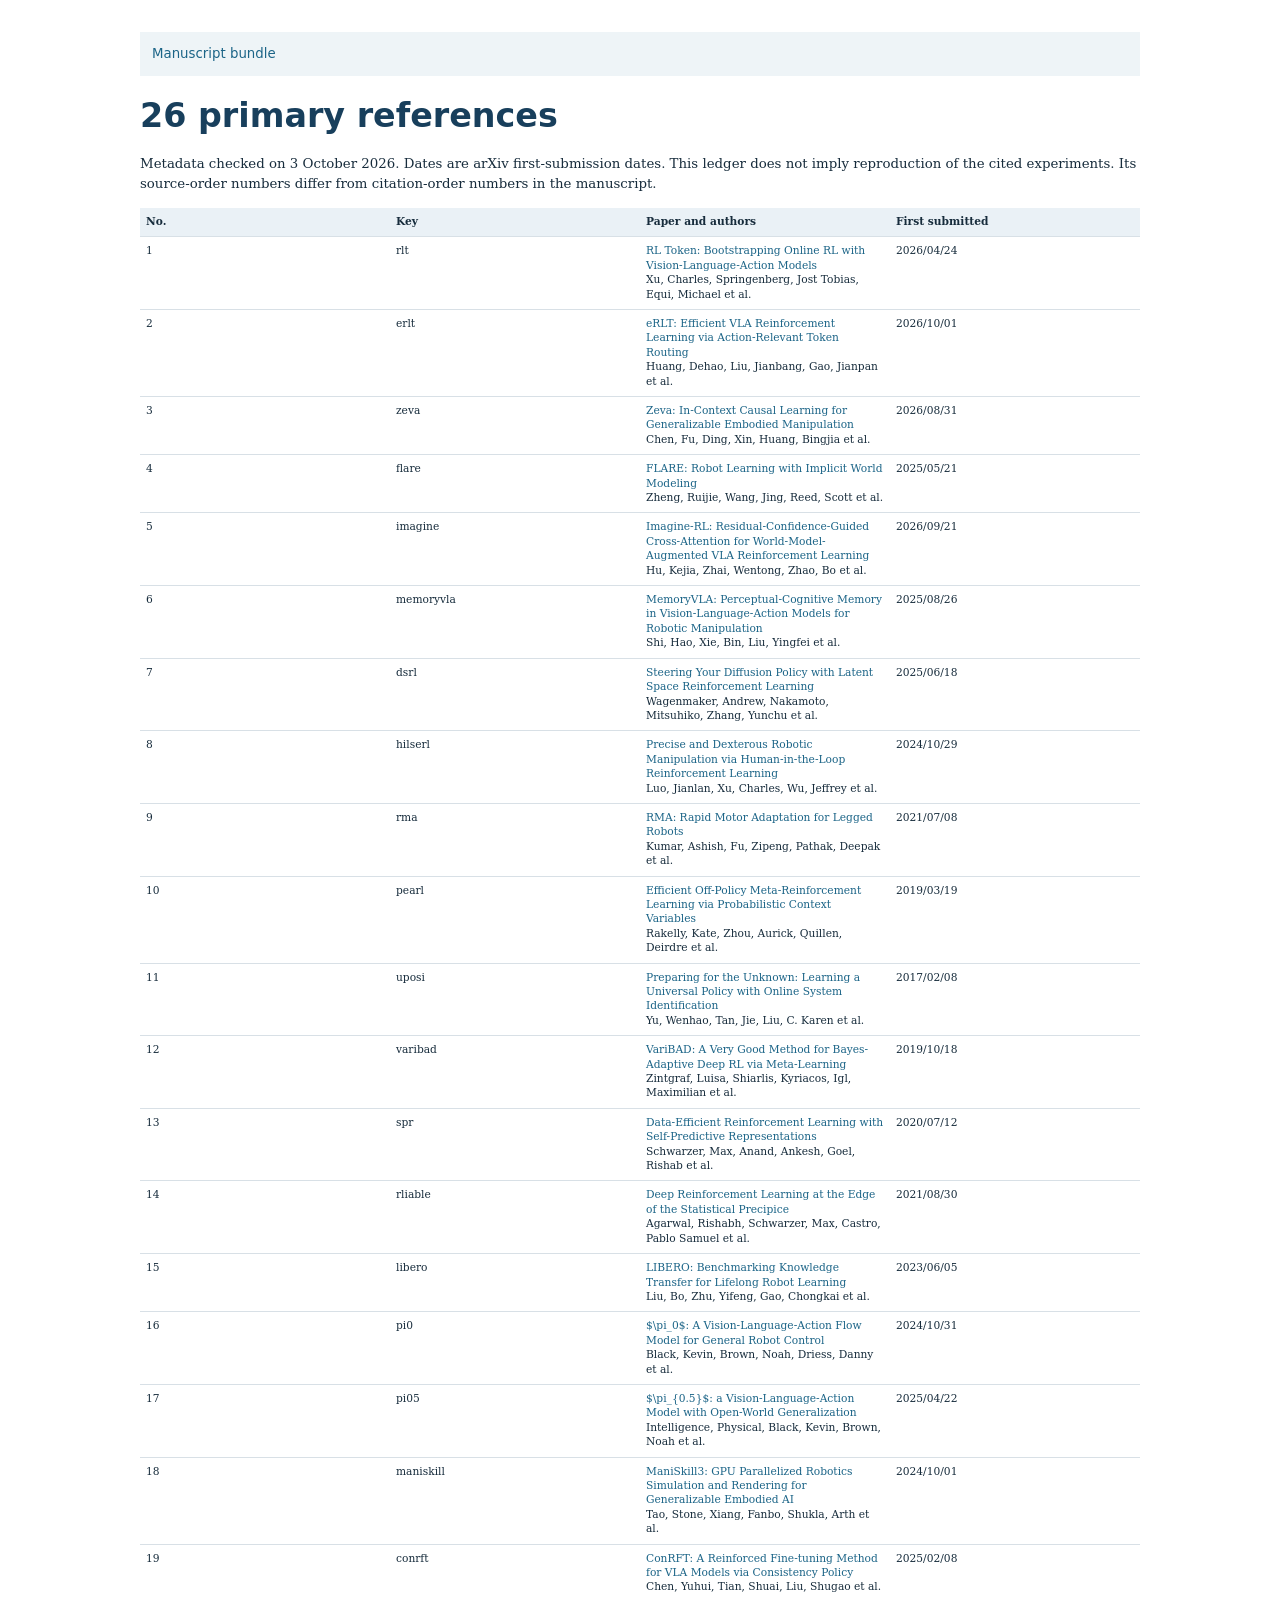
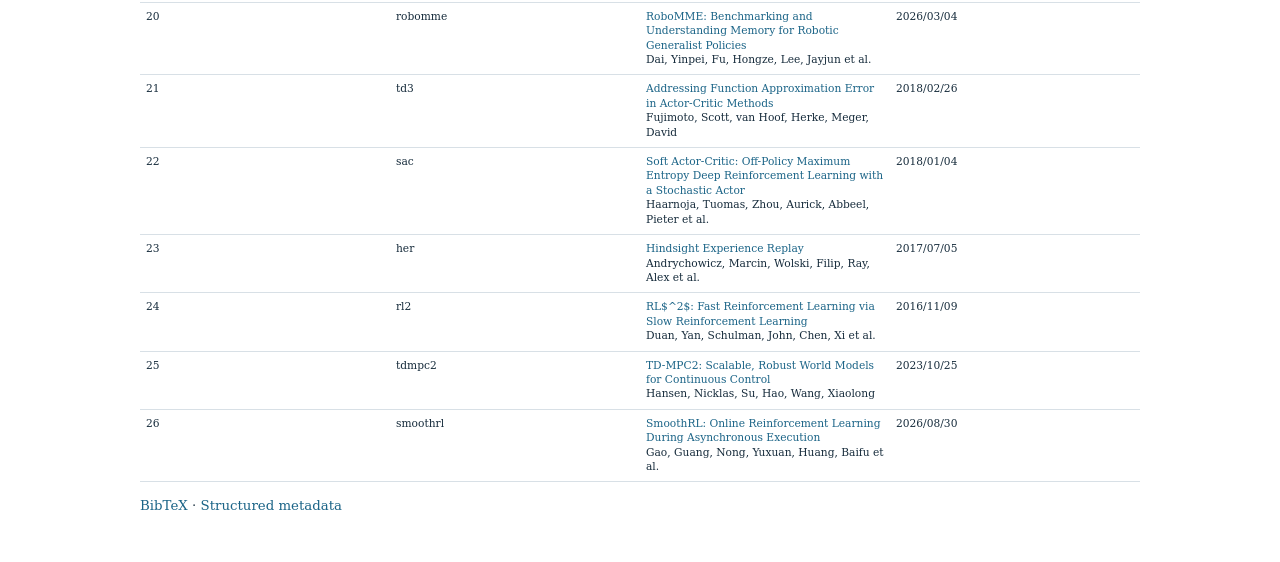
<file: research/papers/interaction-memory-2026-10-03/references.html>
<!doctype html><html lang="en"><meta charset="utf-8"><meta name="viewport" content="width=device-width,initial-scale=1"><title>Verified primary references</title><link rel="stylesheet" href="document.css"><body><nav><a href="index.html">Manuscript bundle</a></nav><h1>26 primary references</h1><p>Metadata checked on 3 October 2026. Dates are arXiv first-submission dates. This ledger does not imply reproduction of the cited experiments. Its source-order numbers differ from citation-order numbers in the manuscript.</p><table><thead><tr><th>No.</th><th>Key</th><th>Paper and authors</th><th>First submitted</th></tr></thead><tbody><tr><td>1</td><td>rlt</td><td><a href="https://arxiv.org/abs/2604.23073">RL Token: Bootstrapping Online RL with Vision-Language-Action Models</a><br>Xu, Charles, Springenberg, Jost Tobias, Equi, Michael et al.</td><td>2026/04/24</td></tr><tr><td>2</td><td>erlt</td><td><a href="https://arxiv.org/abs/2610.00913">eRLT: Efficient VLA Reinforcement Learning via Action-Relevant Token Routing</a><br>Huang, Dehao, Liu, Jianbang, Gao, Jianpan et al.</td><td>2026/10/01</td></tr><tr><td>3</td><td>zeva</td><td><a href="https://arxiv.org/abs/2608.30880">Zeva: In-Context Causal Learning for Generalizable Embodied Manipulation</a><br>Chen, Fu, Ding, Xin, Huang, Bingjia et al.</td><td>2026/08/31</td></tr><tr><td>4</td><td>flare</td><td><a href="https://arxiv.org/abs/2505.15659">FLARE: Robot Learning with Implicit World Modeling</a><br>Zheng, Ruijie, Wang, Jing, Reed, Scott et al.</td><td>2025/05/21</td></tr><tr><td>5</td><td>imagine</td><td><a href="https://arxiv.org/abs/2609.24033">Imagine-RL: Residual-Confidence-Guided Cross-Attention for World-Model-Augmented VLA Reinforcement Learning</a><br>Hu, Kejia, Zhai, Wentong, Zhao, Bo et al.</td><td>2026/09/21</td></tr><tr><td>6</td><td>memoryvla</td><td><a href="https://arxiv.org/abs/2508.19236">MemoryVLA: Perceptual-Cognitive Memory in Vision-Language-Action Models for Robotic Manipulation</a><br>Shi, Hao, Xie, Bin, Liu, Yingfei et al.</td><td>2025/08/26</td></tr><tr><td>7</td><td>dsrl</td><td><a href="https://arxiv.org/abs/2506.15799">Steering Your Diffusion Policy with Latent Space Reinforcement Learning</a><br>Wagenmaker, Andrew, Nakamoto, Mitsuhiko, Zhang, Yunchu et al.</td><td>2025/06/18</td></tr><tr><td>8</td><td>hilserl</td><td><a href="https://arxiv.org/abs/2410.21845">Precise and Dexterous Robotic Manipulation via Human-in-the-Loop Reinforcement Learning</a><br>Luo, Jianlan, Xu, Charles, Wu, Jeffrey et al.</td><td>2024/10/29</td></tr><tr><td>9</td><td>rma</td><td><a href="https://arxiv.org/abs/2107.04034">RMA: Rapid Motor Adaptation for Legged Robots</a><br>Kumar, Ashish, Fu, Zipeng, Pathak, Deepak et al.</td><td>2021/07/08</td></tr><tr><td>10</td><td>pearl</td><td><a href="https://arxiv.org/abs/1903.08254">Efficient Off-Policy Meta-Reinforcement Learning via Probabilistic Context Variables</a><br>Rakelly, Kate, Zhou, Aurick, Quillen, Deirdre et al.</td><td>2019/03/19</td></tr><tr><td>11</td><td>uposi</td><td><a href="https://arxiv.org/abs/1702.02453">Preparing for the Unknown: Learning a Universal Policy with Online System Identification</a><br>Yu, Wenhao, Tan, Jie, Liu, C. Karen et al.</td><td>2017/02/08</td></tr><tr><td>12</td><td>varibad</td><td><a href="https://arxiv.org/abs/1910.08348">VariBAD: A Very Good Method for Bayes-Adaptive Deep RL via Meta-Learning</a><br>Zintgraf, Luisa, Shiarlis, Kyriacos, Igl, Maximilian et al.</td><td>2019/10/18</td></tr><tr><td>13</td><td>spr</td><td><a href="https://arxiv.org/abs/2007.05929">Data-Efficient Reinforcement Learning with Self-Predictive Representations</a><br>Schwarzer, Max, Anand, Ankesh, Goel, Rishab et al.</td><td>2020/07/12</td></tr><tr><td>14</td><td>rliable</td><td><a href="https://arxiv.org/abs/2108.13264">Deep Reinforcement Learning at the Edge of the Statistical Precipice</a><br>Agarwal, Rishabh, Schwarzer, Max, Castro, Pablo Samuel et al.</td><td>2021/08/30</td></tr><tr><td>15</td><td>libero</td><td><a href="https://arxiv.org/abs/2306.03310">LIBERO: Benchmarking Knowledge Transfer for Lifelong Robot Learning</a><br>Liu, Bo, Zhu, Yifeng, Gao, Chongkai et al.</td><td>2023/06/05</td></tr><tr><td>16</td><td>pi0</td><td><a href="https://arxiv.org/abs/2410.24164">$\pi_0$: A Vision-Language-Action Flow Model for General Robot Control</a><br>Black, Kevin, Brown, Noah, Driess, Danny et al.</td><td>2024/10/31</td></tr><tr><td>17</td><td>pi05</td><td><a href="https://arxiv.org/abs/2504.16054">$\pi_{0.5}$: a Vision-Language-Action Model with Open-World Generalization</a><br>Intelligence, Physical, Black, Kevin, Brown, Noah et al.</td><td>2025/04/22</td></tr><tr><td>18</td><td>maniskill</td><td><a href="https://arxiv.org/abs/2410.00425">ManiSkill3: GPU Parallelized Robotics Simulation and Rendering for Generalizable Embodied AI</a><br>Tao, Stone, Xiang, Fanbo, Shukla, Arth et al.</td><td>2024/10/01</td></tr><tr><td>19</td><td>conrft</td><td><a href="https://arxiv.org/abs/2502.05450">ConRFT: A Reinforced Fine-tuning Method for VLA Models via Consistency Policy</a><br>Chen, Yuhui, Tian, Shuai, Liu, Shugao et al.</td><td>2025/02/08</td></tr><tr><td>20</td><td>robomme</td><td><a href="https://arxiv.org/abs/2603.04639">RoboMME: Benchmarking and Understanding Memory for Robotic Generalist Policies</a><br>Dai, Yinpei, Fu, Hongze, Lee, Jayjun et al.</td><td>2026/03/04</td></tr><tr><td>21</td><td>td3</td><td><a href="https://arxiv.org/abs/1802.09477">Addressing Function Approximation Error in Actor-Critic Methods</a><br>Fujimoto, Scott, van Hoof, Herke, Meger, David</td><td>2018/02/26</td></tr><tr><td>22</td><td>sac</td><td><a href="https://arxiv.org/abs/1801.01290">Soft Actor-Critic: Off-Policy Maximum Entropy Deep Reinforcement Learning with a Stochastic Actor</a><br>Haarnoja, Tuomas, Zhou, Aurick, Abbeel, Pieter et al.</td><td>2018/01/04</td></tr><tr><td>23</td><td>her</td><td><a href="https://arxiv.org/abs/1707.01495">Hindsight Experience Replay</a><br>Andrychowicz, Marcin, Wolski, Filip, Ray, Alex et al.</td><td>2017/07/05</td></tr><tr><td>24</td><td>rl2</td><td><a href="https://arxiv.org/abs/1611.02779">RL$^2$: Fast Reinforcement Learning via Slow Reinforcement Learning</a><br>Duan, Yan, Schulman, John, Chen, Xi et al.</td><td>2016/11/09</td></tr><tr><td>25</td><td>tdmpc2</td><td><a href="https://arxiv.org/abs/2310.16828">TD-MPC2: Scalable, Robust World Models for Continuous Control</a><br>Hansen, Nicklas, Su, Hao, Wang, Xiaolong</td><td>2023/10/25</td></tr><tr><td>26</td><td>smoothrl</td><td><a href="https://arxiv.org/abs/2608.29768">SmoothRL: Online Reinforcement Learning During Asynchronous Execution</a><br>Gao, Guang, Nong, Yuxuan, Huang, Baifu et al.</td><td>2026/08/30</td></tr></tbody></table><p><a href="references.bib">BibTeX</a> · <a href="references.json">Structured metadata</a></p></body></html>
</file>
<file: assets/hub.css>
:root{--ink:#163332;--muted:#607473;--teal:#007c70;--line:#dce5df;--paper:#f5f7f3;--nav:#102d2a;--sidebar:238px}*{box-sizing:border-box}html{scroll-behavior:smooth;scroll-padding-top:24px}body{margin:0;background:var(--paper);color:var(--ink);font:14px/1.7 -apple-system,BlinkMacSystemFont,"Segoe UI","PingFang SC","Microsoft YaHei",sans-serif}a{color:var(--teal);text-decoration:none}a:hover{text-decoration:underline}button,input,select{font:inherit}button,a,input,select,summary{-webkit-tap-highlight-color:transparent}button:focus-visible,a:focus-visible,input:focus-visible,select:focus-visible,summary:focus-visible{outline:3px solid #dfac4e;outline-offset:3px}[hidden]{display:none!important}.skip{position:absolute;top:-60px;left:20px;z-index:100;background:white;padding:10px}.skip:focus{top:10px}.sidebar{position:fixed;inset:0 auto 0 0;width:var(--sidebar);padding:34px 24px;background:var(--nav);color:#e8f3ec;display:flex;flex-direction:column;z-index:30}.brand{display:flex;gap:13px;align-items:center;color:#f4f8f4;font-size:19px;font-weight:650;line-height:1.25;letter-spacing:-.3px}.brand:hover{text-decoration:none}.brand-mark{display:grid;place-items:center;position:relative;font-size:30px;color:#153a32;background:#bcdbbc;width:45px;height:47px;border-radius:12px;font-weight:800}.brand-mark span{position:absolute;right:2px;top:0;font-size:20px}.workspace-label{color:#94b6aa;font-size:9px;letter-spacing:1.8px;margin:23px 0 37px}.sidebar nav{display:grid;gap:9px}.sidebar nav a{padding:11px 13px;border-radius:8px;color:#bbd1c8;font-size:14px}.sidebar nav a span{font-size:10px;letter-spacing:1px;color:#82a89b;margin-right:10px}.sidebar nav a.active,.sidebar nav a:hover{color:white;background:#24463e;text-decoration:none}.sidebar nav a.active{box-shadow:inset 3px 0 #bbdca9}.side-bottom{margin-top:auto;padding-top:36px}.small-label{font-size:10px;letter-spacing:1.6px;font-weight:700}.side-bottom .small-label{color:#8daf9f}.side-bottom p{font-size:17px;line-height:1.7;color:#d3e5d8;margin:12px 0 23px}.side-bottom a{display:block;color:#9dbbb0;font-size:11px;margin:9px 0}main{margin-left:var(--sidebar);max-width:1760px;padding:0 48px 24px}.topbar{height:73px;display:flex;align-items:center;justify-content:space-between;font-size:12px;color:var(--muted);border-bottom:1px solid var(--line);margin-bottom:36px}.topbar a{color:var(--muted)}kbd{border:1px solid var(--line);border-radius:4px;padding:0 6px;margin-left:12px;background:white}section{padding:0 0 44px;margin:0 0 40px;border-bottom:1px solid var(--line);scroll-margin-top:25px}.eyebrow{font-size:10px;font-weight:700;letter-spacing:1.6px;color:var(--teal);margin-bottom:12px}.eyebrow>span{float:right;letter-spacing:.3px;color:var(--muted);font-weight:400}.hero-grid{display:grid;grid-template-columns:1.5fr 1fr;gap:44px;align-items:center;margin:26px 0 40px}h1{font-size:clamp(32px,3.2vw,49px);line-height:1.3;letter-spacing:-1.6px;font-weight:650;margin:0 0 21px}h2{font-size:25px;line-height:1.4;letter-spacing:-.6px;margin:0 0 9px}h3{font-size:17px;line-height:1.5;margin:0}.lead{font-size:16px;max-width:610px}.muted{color:var(--muted)}p{margin:8px 0}.actions{display:flex;gap:10px;flex-wrap:wrap;margin-top:24px}.button{display:inline-flex;align-items:center;justify-content:center;border:1px solid #c8d7cd;border-radius:7px;background:white;padding:9px 15px;color:var(--ink);font-weight:550;cursor:pointer;font-size:12px}.button:hover{background:#eaf0e8;text-decoration:none}.primary{background:var(--teal);color:white;border-color:var(--teal)}.primary:hover{background:#066e62}.focus-card{border:1px solid #cfddd2;background:#eaf0e5;border-radius:15px;padding:25px 25px 10px}.focus-card .small-label{color:#5c7867}.focus-card ol{list-style:none;margin:19px 0 0;padding:0}.focus-card li{display:flex;gap:15px;padding:0 0 22px;align-items:center}.focus-card li>span{font-family:monospace;font-size:11px;background:#d7e5d2;border-radius:50%;width:29px;height:29px;display:grid;place-items:center}.focus-card b{font-size:14px;font-weight:600}.focus-card small{display:block;font-size:11px;color:#617664;margin-top:3px}.section-heading{display:flex;align-items:flex-end;justify-content:space-between;gap:22px;margin-bottom:23px}.section-heading.compact{align-items:center;margin-bottom:13px}.compact h2{font-size:15px;margin:0}.compact span{font-size:11px}.text-link{font-size:12px;white-space:nowrap}.metrics{display:grid;grid-template-columns:repeat(4,minmax(0,1fr));gap:12px}.metric{background:#fff;border:1px solid var(--line);border-radius:10px;padding:19px 19px 15px}.metric strong{display:block;font-size:26px;line-height:1.2;letter-spacing:-.9px;font-weight:600;margin-bottom:10px}.metric p{font-size:11px;line-height:1.65;color:var(--muted)}details{border:1px solid var(--line);border-radius:8px;background:#fff}summary{cursor:pointer;padding:12px 16px;font-weight:550;font-size:12px}.more-evidence{margin-top:12px;background:transparent}.more-evidence>div{padding:6px 18px 16px}.evidence-list{display:grid;grid-template-columns:1fr 1fr;gap:9px 25px}.evidence-list p{font-size:12px;padding-bottom:8px;border-bottom:1px solid var(--line)}.evidence-list b{color:var(--teal)}.timeline-note{font-size:12px;padding:9px 0;border-bottom:1px solid var(--line)}.evidence-rule{font-size:11px;color:var(--muted);margin:11px 0 29px}.next-panel{display:grid;grid-template-columns:1fr 2fr;gap:30px;background:var(--nav);color:#e5efe9;padding:26px;border-radius:12px}.next-panel .small-label{color:#add3a4}.next-panel h2{font-size:21px;margin-top:10px}.next-panel .muted{font-size:12px;color:#a7c0b5}.next-item{display:grid;grid-template-columns:29px 1fr;gap:10px;margin-bottom:16px}.next-item:last-child{margin-bottom:0}.priority{align-self:start;color:#cee3a8;border:1px solid #4c6b53;border-radius:4px;font-size:9px;text-align:center;margin-top:4px}.next-item b{font-size:13px;font-weight:550}.next-item p{font-size:11px;color:#a9c2b6;margin:3px 0}.next-panel details{background:transparent;border-color:#416054;margin-top:15px}.next-panel details>div{padding:10px 14px}.toolbar{display:flex;align-items:flex-end;gap:12px;margin:18px 0 8px}.toolbar label{min-width:0;display:block;width:175px}.toolbar .search-label{flex:1}.toolbar label>span{display:block;font-size:11px;color:var(--muted);margin-bottom:6px}input,select{border:1px solid #cbd8d1;border-radius:7px;background:white;color:var(--ink);padding:10px 12px;width:100%;min-height:43px;font-size:12px}input::placeholder{color:#80908a}.result-count{font-size:11px;color:var(--muted);margin:14px 0}.day-group{display:grid;grid-template-columns:102px 1fr;gap:25px;margin:22px 0 29px}.day-heading{padding-top:14px}.day-heading strong{display:block;font-size:25px;letter-spacing:-1px}.day-heading span{font-size:11px;color:var(--muted)}.day-heading a{display:block;font-size:11px;margin-top:11px}.day-entries{border-left:1px solid #cbd8ce;padding-left:22px;min-width:0}.progress-entry{padding:16px 20px;background:white;border:1px solid var(--line);border-radius:9px;margin-bottom:10px;position:relative}.progress-entry:before{content:"";width:7px;height:7px;border:3px solid var(--paper);border-radius:50%;background:var(--teal);position:absolute;left:-30px;top:23px;box-sizing:content-box}.progress-entry h3{font-size:14px;font-weight:600;margin:6px 0}.progress-entry p{font-size:12px;color:var(--muted);line-height:1.8}.progress-entry a{font-size:11px}.tag{font-size:9px;border:1px solid #d4e2d8;border-radius:4px;padding:2px 6px;color:#537c69;background:#f1f6ef;display:inline-block;line-height:1.6}.tag.warn{background:#fbf2dc;color:#896827;border-color:#edd9a8}.day-older{margin-top:10px}.day-older .progress-entry{margin:0 10px 10px}.day-older .progress-entry:before{display:none}.load-more{display:flex;margin:20px auto 0;min-width:165px}.empty{padding:30px;border:1px dashed #bdcdc3;border-radius:9px;text-align:center;color:var(--muted);font-size:13px}.idea-grid{display:grid;grid-template-columns:1fr 1fr;gap:16px}.idea-card{border:1px solid var(--line);border-radius:12px;background:#fff;padding:24px;display:flex;flex-direction:column;min-width:0}.idea-top{display:flex;align-items:center;justify-content:space-between;font-size:10px;color:var(--muted);margin-bottom:13px}.idea-card h3{font-size:18px;margin-bottom:9px}.idea-card>p{font-size:13px;min-height:45px}.idea-card dl{margin:15px 0;display:grid;grid-template-columns:54px 1fr;gap:10px;font-size:12px}.idea-card dt{color:var(--teal);font-weight:600}.idea-card dd{margin:0;color:var(--muted)}.idea-card .text-link{margin-top:auto}.inline-links{display:flex;flex-wrap:wrap;gap:10px 22px;font-size:11px;margin:22px 0 0}.inline-links>span{color:var(--muted)}.featured-grid{display:grid;grid-template-columns:repeat(4,minmax(0,1fr));gap:12px}.featured{padding:19px;border:1px solid #ceddcc;border-radius:10px;background:#eef3e9;display:block;transition:background .15s}.featured:hover{background:#e4eedf;text-decoration:none}.featured strong{font-size:13px}.featured p{color:#60775e;font-size:11px;margin:9px 0 0}.library-stats{display:flex;flex-wrap:wrap;gap:12px 24px;margin:22px 0;color:var(--muted);font-size:11px}.library-stats b{font-size:19px;color:var(--ink);margin-right:5px;font-weight:550}.library-toolbar{padding:18px;background:#eaf0e9;border-radius:10px}.library-toolbar label{width:134px}.library-toolbar .button{min-height:43px}.result-row{display:flex;justify-content:space-between;align-items:center;gap:20px}.result-row>span{font-size:10px}.library-list{border-top:1px solid var(--line)}.library-item{display:grid;grid-template-columns:100px 1fr 82px;gap:17px;padding:20px 3px;border-bottom:1px solid var(--line)}.item-meta{font-size:10px;color:var(--muted)}.item-meta time{display:block;margin-top:9px}.library-item h3{font-size:14px;font-weight:600;overflow-wrap:anywhere}.library-item h3 a{color:var(--ink)}.library-item p{font-size:12px;line-height:1.75;color:var(--muted);margin:7px 0}.item-topics{display:flex;flex-wrap:wrap;gap:5px;margin-top:9px}.item-status{font-size:10px;color:#84918a;margin-top:7px}.item-action{font-size:11px;align-self:center;text-align:right}.item-action a{display:block;margin-bottom:8px}footer{display:flex;justify-content:space-between;gap:20px;padding:0 0 18px;color:var(--muted);font-size:11px}footer b{color:var(--ink);font-weight:550}footer p{margin:5px 0}.notice{border:1px solid #cfa261;background:#fff3d8;padding:14px;border-radius:9px;font-size:13px;margin-bottom:20px}@media(min-width:1650px){main{padding-left:65px;padding-right:65px}.hero-grid{gap:80px}}@media(max-width:1150px){:root{--sidebar:208px}main{padding-left:28px;padding-right:28px}.sidebar{padding:28px 18px}.hero-grid{gap:22px}.metrics{grid-template-columns:1fr 1fr}.featured-grid{grid-template-columns:1fr 1fr}.library-toolbar{flex-wrap:wrap}.library-toolbar .search-label{flex-basis:100%}.library-toolbar label{flex:1}.next-panel{grid-template-columns:1fr 2fr}}@media(max-width:760px){:root{--sidebar:0px}.sidebar{position:sticky;top:0;width:100%;height:auto;display:block;padding:0 14px;background:#102d2af5;backdrop-filter:blur(10px)}.brand,.workspace-label,.side-bottom{display:none}.sidebar nav{display:flex;gap:0;justify-content:space-between}.sidebar nav a{font-size:11px;padding:13px 7px;border-radius:0;white-space:nowrap}.sidebar nav a span{display:none}.sidebar nav a.active{box-shadow:inset 0 -3px #bbdca9}.topbar{height:53px;margin-bottom:25px}main{padding:0 19px 20px}.hero-grid{grid-template-columns:1fr;gap:25px;margin:18px 0 30px}h1{font-size:36px}.focus-card{padding:19px 20px 0}.focus-card ol{display:grid;grid-template-columns:1fr;gap:0}.focus-card li{padding-bottom:16px}.eyebrow{font-size:9px;letter-spacing:1px}.eyebrow>span{float:none;display:block;margin-top:10px}.lead{font-size:14px}.metric{padding:17px 14px}.metric strong{font-size:24px}.next-panel{grid-template-columns:1fr;gap:14px;padding:22px}.next-panel h2{font-size:22px}.next-panel>div>p{margin-bottom:0}.section-heading{align-items:flex-start;flex-direction:column;gap:6px}.section-heading.compact{flex-direction:row;align-items:center}.section-heading h2{font-size:23px}.compact h2{font-size:15px}section{margin-bottom:30px;padding-bottom:30px;scroll-margin-top:66px}.toolbar{flex-wrap:wrap}.toolbar label{width:125px}.toolbar .search-label{min-width:170px}.day-group{grid-template-columns:1fr;gap:10px}.day-heading{display:flex;align-items:baseline;gap:9px;padding:0}.day-heading strong{font-size:20px}.day-heading a{margin:0 0 0 auto}.day-entries{padding-left:16px;margin-left:5px}.progress-entry{padding:14px}.progress-entry:before{left:-24px}.idea-grid{grid-template-columns:1fr}.idea-card{padding:21px}.featured-grid{gap:10px}.featured{padding:15px}.library-toolbar{padding:14px;gap:10px}.library-toolbar label{width:auto;min-width:105px}.library-toolbar .search-label{flex-basis:100%;min-width:0}.library-toolbar .button{padding:8px 10px}.library-item{grid-template-columns:1fr 70px;gap:8px 10px;padding:18px 1px}.item-meta{grid-column:1/-1;display:flex;gap:12px;align-items:center}.item-meta time{margin:0}.item-action{font-size:10px}.result-row{align-items:flex-start;flex-direction:column;gap:0;margin-bottom:10px}.result-row .result-count{margin-bottom:2px}.evidence-list{grid-template-columns:1fr}.library-stats{gap:10px 18px}.library-stats b{font-size:17px}footer{flex-direction:column;gap:8px}}@media(prefers-reduced-motion:reduce){html{scroll-behavior:auto}*{transition:none!important}}

.publication-panel{display:grid;grid-template-columns:1.25fr 1fr;gap:26px;padding:25px;margin:0 0 30px;background:#fff;border:1px solid #cddcd2;border-radius:12px}.publication-panel h2{font-size:23px;margin:10px 0}.publication-panel p{font-size:12px;color:var(--muted)}.publication-links{display:flex;flex-wrap:wrap;gap:10px;align-content:center}.publication-links .text-link{width:100%;white-space:normal;margin-top:5px}@media(max-width:760px){.publication-panel{grid-template-columns:1fr;padding:20px;gap:12px}.publication-panel h2{font-size:21px}}

/* Reading order and document purpose are independent of publication status. */
.reading-route { display:grid; grid-template-columns:repeat(4,minmax(0,1fr)); gap:14px; margin:16px 0 24px; }
.reading-route>a { display:block; border:1px solid #d9e2da; background:#fff; border-radius:16px; padding:20px; text-decoration:none; color:inherit; }
.reading-route>a:hover { border-color:#39765b; background:#f3f8f4; }
.reading-route h3 { margin:10px 0; font-size:21px; }
.reading-route p { color:#59655f; font-size:14px; line-height:1.7; margin-bottom:0; }
.paper-details,.history-ideas { margin:20px 0; }
.paper-details>summary,.history-ideas>summary { cursor:pointer; padding:14px 0; font-weight:600; }
.active-idea { grid-template-columns:minmax(0,1fr); }
.library-toolbar { flex-wrap:wrap; }
.library-toolbar>label { min-width:0; }
.library-toolbar select { max-width:100%; }
@media(max-width:1100px) { .reading-route { grid-template-columns:repeat(2,minmax(0,1fr)); } }
@media(max-width:600px) { .reading-route { grid-template-columns:minmax(0,1fr); } .library-toolbar { display:flex; flex-direction:column; align-items:stretch; } .library-toolbar label { width:100%; } }
</file>
<file: assets/research-explainer.css>
.explainer{scroll-margin-top:90px}.explainer-grid{display:grid;grid-template-columns:1fr 1fr;gap:24px}.ex-panel{border:1px solid var(--line,#dcded8);border-radius:16px;padding:24px;background:var(--card,#fff)}.ex-panel h3{margin-top:0}.ex-choice{display:flex;flex-wrap:wrap;gap:8px;margin:16px 0}.ex-choice button{border:1px solid #9faaa4;background:#fff;border-radius:8px;padding:9px 12px;font:inherit;cursor:pointer;color:#163a30}.ex-choice button[aria-pressed=true]{background:#153f34;color:#fff;border-color:#153f34}.ex-status{font-weight:650;color:#245b4b}.ex-flow{display:grid;grid-template-columns:1fr 1fr;gap:14px;margin:20px 0}.ex-node{position:relative;background:#eff4ef;border-radius:10px;padding:14px;border:2px solid transparent}.ex-node span{display:block;font-size:12px;color:#526459;margin-bottom:5px}.ex-node b{font-size:16px}.ex-node.active{border-color:#a15c24;background:#fff5e9}.ex-node:nth-child(odd)::after{content:'→';position:absolute;right:-13px;top:35%;color:#536a5e}.ex-detail{min-height:80px;line-height:1.8}.ex-step{margin-top:10px}.ex-foot{font-size:13px;color:#53625b;line-height:1.7}.ex-range{width:100%;accent-color:#1f6553;min-height:28px}.ex-result{display:grid;grid-template-columns:1fr 1fr;gap:12px;margin:14px 0}.ex-result article{padding:14px;border-radius:10px;background:#f1f5f2}.ex-result strong{display:block;font-size:30px;line-height:1.3}.ex-result small{display:block;color:#526259;line-height:1.65}.ex-result .response{border-top:3px solid #b76627}.ex-result .zero{border-top:3px solid #225b96}.ex-chart{width:100%;height:auto;display:block}.ex-caption{font-size:14px;line-height:1.7}.ex-pitch{border-left:3px solid #30634e;padding:4px 14px;line-height:1.9}.ex-evidence{font-weight:650;color:#714816}.ex-table-wrap{overflow-x:auto}.ex-table-wrap table{width:100%;border-collapse:collapse;font-size:14px}.ex-table-wrap th,.ex-table-wrap td{text-align:left;border-bottom:1px solid #dfe5df;padding:9px}.ex-table-wrap th{white-space:nowrap}.ex-panel button:focus-visible,.ex-range:focus-visible{outline:3px solid #ba6b24;outline-offset:3px}@media(max-width:800px){.explainer-grid{grid-template-columns:1fr}.ex-panel{padding:18px}.ex-detail{min-height:0}}@media(prefers-reduced-motion:reduce){.explainer *{transition:none!important;animation:none!important}}
.ex-latest{margin:1.2rem 0}.ex-latest table{width:100%;text-align:left;border-collapse:collapse}.ex-latest th,.ex-latest td{padding:.7rem .4rem;border-bottom:1px solid #dfe5df}.ex-latest strong{font-size:1.45rem}
@media(max-width:600px){.ex-latest thead{display:none}.ex-latest tr{display:grid;grid-template-columns:1fr 1fr}.ex-latest td:before{content:attr(data-label);display:block;font-size:.82rem;font-weight:600;margin-bottom:.3rem}.ex-latest table{min-width:0}}
</file>
<file: research/papers/interaction-memory-2026-10-03/document.css>
@page {size:A4; margin:17mm 17mm 18mm; @bottom-center {content:counter(page); font-size:9pt; color:#637489;} }
:root {color-scheme:light} body{font-family:"DejaVu Serif","Droid Sans Fallback",serif;font-size:10pt;line-height:1.5;color:#172c3c;max-width:1000px;margin:auto;padding:32px;background:white}
h1{font-family:"DejaVu Sans","Droid Sans Fallback",sans-serif;font-size:25pt;line-height:1.2;color:#183f5c;margin:0 0 18px}h2{font-size:15pt;border-bottom:1px solid #d7e0e8;padding-bottom:5px;margin-top:25px;break-after:avoid}h3{font-size:11.5pt;color:#275879;margin-top:19px;break-after:avoid}p{orphans:3;widows:3}a{color:#1b6487;text-decoration:none;overflow-wrap:anywhere}img{max-width:100%;height:auto}figure{margin:17px 0;break-inside:avoid}figcaption{font-size:8.5pt;color:#566977;line-height:1.35;margin-top:7px}table{border-collapse:collapse;width:100%;font-size:8pt;line-height:1.35;margin:14px 0;table-layout:fixed}td,th{padding:7px 6px;text-align:left;border-bottom:1px solid #d8e0e6;overflow-wrap:anywhere;vertical-align:top}th{background:#eaf1f6;font-weight:700}thead{display:table-header-group}tr{break-inside:avoid}blockquote{border-left:4px solid #5386a9;margin:16px 0;padding:5px 15px;background:#f2f6f8}code{font-family:"DejaVu Sans Mono",monospace;font-size:.88em;overflow-wrap:anywhere;background:#f0f3f5;padding:1px 3px}pre{font-size:8pt;white-space:pre-wrap;background:#f1f5f8;padding:12px;border-left:3px solid #6b8ea6;break-inside:avoid}pre code{background:none;padding:0}.equation{margin:18px 0;text-align:center;break-inside:avoid}.equation img{max-height:42px;width:auto}.csl-entry{font-size:8.5pt;margin:7px 0;overflow-wrap:anywhere}nav{font-family:"DejaVu Sans","Droid Sans Fallback",sans-serif;background:#eef4f7;padding:12px;margin-bottom:20px;font-size:10pt}.zh{font-family:"Droid Sans Fallback","DejaVu Sans",sans-serif;font-size:10pt;line-height:1.6}.zh h1{font-size:23pt}.zh table{font-size:8pt}.zh code{font-family:"DejaVu Sans Mono","Droid Sans Fallback",monospace}
@media print{body{padding:0;max-width:none}nav{display:none}h1{font-size:22pt}h2{font-size:14pt}h3{font-size:11pt}a{color:#214c68}}

.publication-note{border-left:4px solid #ba8a28;background:#faf5e9;padding:10px 16px;margin:18px 0;font-size:9pt;break-inside:avoid}
.manuscript{max-width:960px;font-size:12pt;line-height:1.65}.manuscript header h1{font-size:25pt}.manuscript h1:not(.title){font-size:19pt;margin-top:35px}.manuscript h2{font-size:14pt}.manuscript table{font-size:10pt}.manuscript caption{font-size:10pt;text-align:left;margin-bottom:8px}.manuscript figcaption{font-size:10pt}.display-equation{display:flex;align-items:center;gap:14px;overflow-x:auto;padding:12px 0}.display-equation math{flex:1;min-width:max-content}.equation-number{white-space:nowrap;font-size:10pt}.algorithm{background:#f6f8fa;border-left:3px solid #8796a8}.manuscript .csl-entry{font-size:10pt;margin:8px 0}.manuscript img{width:100%}@media(max-width:650px){body{padding:18px}.manuscript{font-size:11pt}.manuscript header h1{font-size:21pt}.manuscript table{font-size:8pt}.manuscript td,.manuscript th{padding:5px 3px}}
</file>
